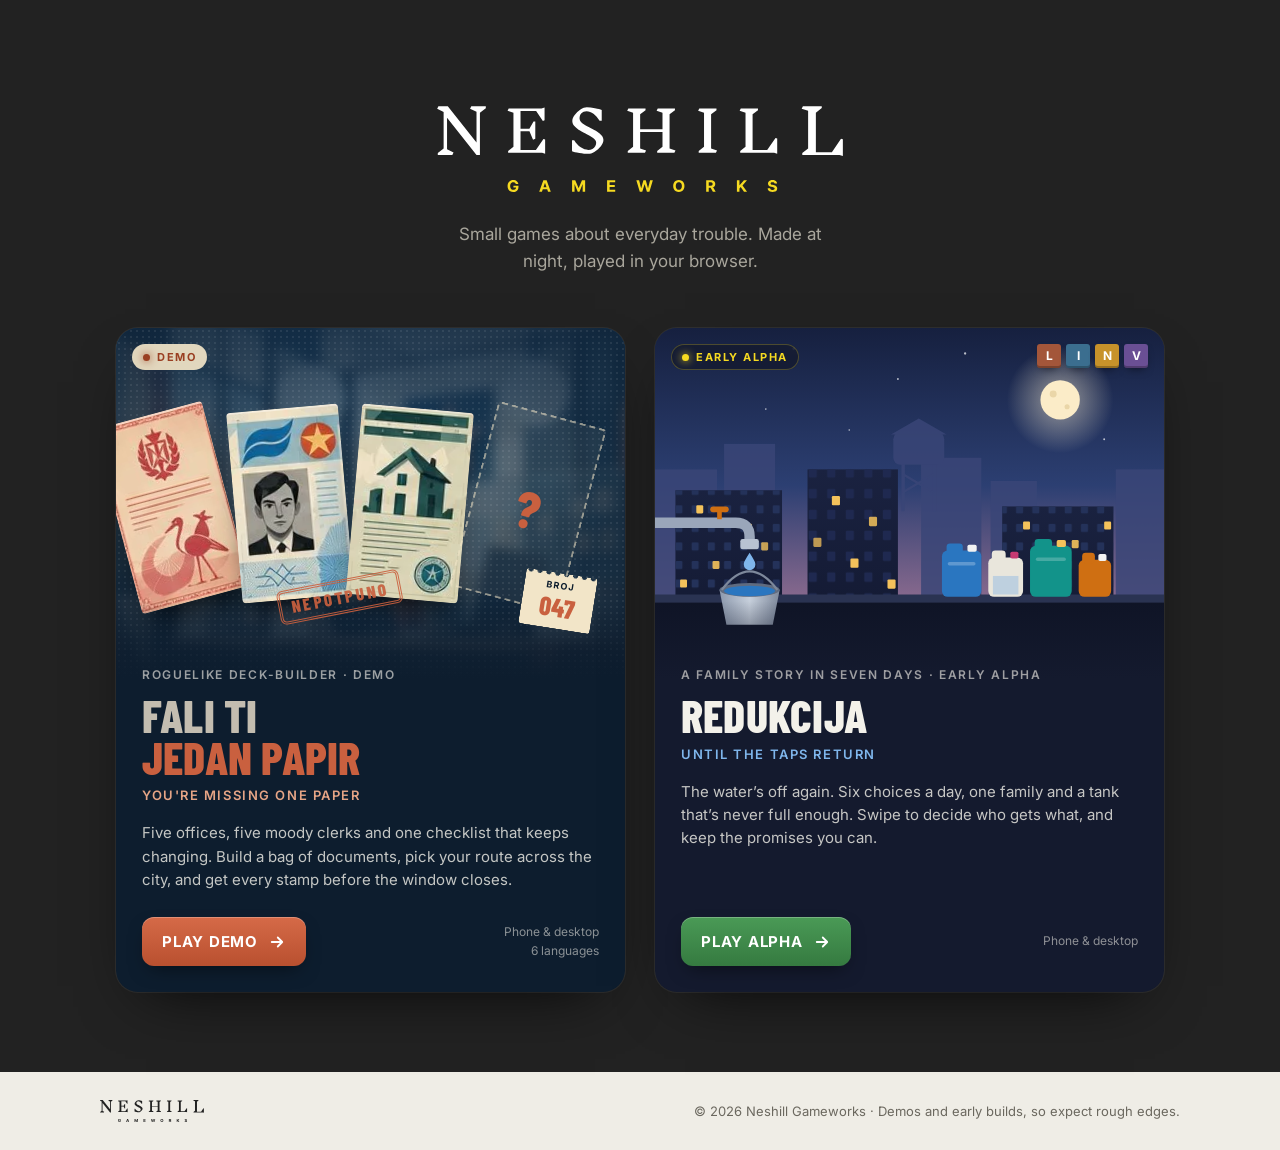
<file: index.html>
<!doctype html>
<html lang="en">
<head>
<meta charset="utf-8">
<meta name="viewport" content="width=device-width,initial-scale=1,viewport-fit=cover">
<meta name="description" content="Neshill Gameworks: small games about everyday trouble. Play Fali Ti Jedan Papir and Redukcija in your browser.">
<meta name="theme-color" content="#222222">
<title>Neshill Gameworks</title>
<link rel="preconnect" href="https://fonts.googleapis.com">
<link rel="preconnect" href="https://fonts.gstatic.com" crossorigin>
<link href="https://fonts.googleapis.com/css2?family=Inter:ital,wght@0,400;0,500;0,600;0,700;1,400&family=Barlow+Condensed:wght@700;800&display=swap" rel="stylesheet">
<style>
:root{
  --bg:#222222; --text:#f3f1ea; --muted:#a9a69c; --yellow:#F6DA21;
  /* Fali Ti Jedan Papir (games/ft1p) */
  --p-navy:#153c62; --p-ink:#0d1d2e; --p-rust:#c9603f; --p-paper:#f2e5c8; --p-grey:#c3bdb0;
  /* Redukcija (games/redukcija) */
  --r-ink:#141a2e; --r-water:#2a76c0; --r-water-2:#9cc0e2; --r-go:#3f8a4a; --r-lamp:#f4c25b;
}
*{box-sizing:border-box}
html,body{margin:0}
body{background:var(--bg);color:var(--text);font:400 16px/1.55 Inter,system-ui,-apple-system,"Segoe UI",sans-serif;-webkit-font-smoothing:antialiased;min-height:100vh;display:flex;flex-direction:column}

/* ---------- Hero ---------- */
.hero{text-align:center;padding:clamp(56px,11vh,120px) 16px clamp(36px,6vh,64px)}
.hero .logo{width:min(420px,78vw);height:auto;display:block;margin:0 auto;opacity:0;animation:rise .9s .1s cubic-bezier(.2,.7,.2,1) forwards}
.hero p{margin:22px auto 0;max-width:34ch;color:var(--muted);font-size:clamp(15px,1.6vw,17px);opacity:0;animation:rise .9s .35s cubic-bezier(.2,.7,.2,1) forwards}
@keyframes rise{from{opacity:0;transform:translateY(10px)}to{opacity:1;transform:none}}

/* ---------- Cards (shared) ---------- */
.games{width:100%;max-width:1080px;margin:0 auto;padding:0 16px 80px;display:grid;grid-template-columns:repeat(auto-fit,minmax(min(100%,400px),1fr));gap:clamp(18px,2.6vw,30px)}
.card{--card:#111;--glow:255,255,255;position:relative;display:flex;flex-direction:column;text-decoration:none;color:var(--text);border-radius:22px;overflow:hidden;isolation:isolate;
  background:var(--card);box-shadow:0 1px 0 rgba(255,255,255,.08) inset,0 0 0 1px rgba(255,255,255,.06),0 24px 60px -30px rgba(0,0,0,.9);
  transition:transform .45s cubic-bezier(.2,.7,.2,1),box-shadow .45s;opacity:0;animation:rise .9s cubic-bezier(.2,.7,.2,1) forwards}
.card:nth-child(1){animation-delay:.5s}.card:nth-child(2){animation-delay:.62s}
.card:hover,.card:focus-visible{transform:translateY(-6px);box-shadow:0 1px 0 rgba(255,255,255,.1) inset,0 0 0 1px rgba(var(--glow),.35),0 34px 70px -28px rgba(var(--glow),.35)}
.card:focus-visible{outline:2px solid var(--yellow);outline-offset:3px}
.art{position:relative;aspect-ratio:16/11;overflow:hidden}
.art::after{content:"";position:absolute;inset:auto 0 0 0;height:22%;background:linear-gradient(to bottom,transparent,var(--card));pointer-events:none}
.body{position:relative;padding:6px 26px 26px;margin-top:-18px;display:flex;flex-direction:column;gap:10px;flex:1;z-index:1}
.eyebrow{font-size:12px;font-weight:600;letter-spacing:.14em;text-transform:uppercase;color:rgba(243,241,234,.62)}
.title{margin:0;font:800 clamp(36px,4.4vw,46px)/.9 "Barlow Condensed",Impact,sans-serif;text-transform:uppercase;letter-spacing:.005em}
.sub{font-weight:600;font-size:13px;letter-spacing:.12em;text-transform:uppercase;margin-top:-2px}
.desc{margin:6px 0 0;color:rgba(243,241,234,.8);font-size:15px}
.cta{margin-top:auto;padding-top:16px;display:flex;align-items:center;justify-content:space-between;gap:12px}
.btn{white-space:nowrap;flex:none;display:inline-flex;align-items:center;gap:10px;font-weight:700;font-size:15px;letter-spacing:.05em;text-transform:uppercase;padding:13px 20px;border-radius:12px;color:#fff;box-shadow:0 1px 0 rgba(255,255,255,.25) inset,0 8px 20px -8px rgba(0,0,0,.6)}
.btn svg{width:18px;height:18px;transition:transform .25s}
.card:hover .btn svg,.card:focus-visible .btn svg{transform:translateX(4px)}
.meta{font-size:12px;color:rgba(243,241,234,.55);text-align:right}
.badge{position:absolute;top:16px;left:16px;z-index:3;font:700 11px/1 Inter,sans-serif;letter-spacing:.14em;text-transform:uppercase;padding:8px 11px 7px;border-radius:999px;display:inline-flex;align-items:center;gap:7px;backdrop-filter:blur(6px);-webkit-backdrop-filter:blur(6px)}
.badge::before{content:"";width:7px;height:7px;border-radius:50%;background:currentColor;box-shadow:0 0 8px currentColor}

/* ---------- Fali Ti Jedan Papir: the counter at the office ---------- */
.papir{--card:var(--p-ink);--glow:201,96,63}
.papir .art{background:var(--p-navy)}
.office{position:absolute;inset:-12px;background:center/cover no-repeat;filter:blur(5px) saturate(.7);opacity:.55;transform:scale(1.05);transition:transform 1.2s cubic-bezier(.2,.7,.2,1)}
.papir:hover .office{transform:scale(1.12)}
.tint{position:absolute;inset:0;background:radial-gradient(90% 80% at 50% 38%,rgba(21,60,98,.35),rgba(13,29,46,.92)),linear-gradient(to bottom,rgba(21,60,98,.5),transparent 40%)}
.dots{position:absolute;inset:0;background-image:radial-gradient(rgba(255,255,255,.08) 1px,transparent 1.2px);background-size:6px 6px}
.fan{position:absolute;left:46%;top:50%;width:0;height:0}
.doc{position:absolute;width:clamp(84px,10.5vw,112px);aspect-ratio:102/174;left:0;top:0;border-radius:4px;background:center/cover no-repeat var(--p-paper);
  box-shadow:0 2px 0 rgba(255,255,255,.4) inset,0 18px 28px -10px rgba(0,0,0,.75);transform-origin:50% 120%;
  transform:translate(-50%,-50%) translateX(var(--x)) rotate(var(--r));transition:transform .55s cubic-bezier(.2,.8,.2,1.15)}
.d1{--x:-128%;--r:-15deg}.d2{--x:-43%;--r:-5deg}.d3{--x:43%;--r:5deg}
.d4{--x:128%;--r:15deg;background:rgba(242,229,200,.06);border:2px dashed rgba(242,229,200,.55);box-shadow:none;display:grid;place-items:center;color:var(--p-rust);font:800 52px/1 "Barlow Condensed",sans-serif}
.papir:hover .d1,.papir:focus-visible .d1{--x:-134%;--r:-18deg}
.papir:hover .d2,.papir:focus-visible .d2{--x:-48%;--r:-7deg}
.papir:hover .d3,.papir:focus-visible .d3{--x:48%;--r:7deg}
.papir:hover .d4,.papir:focus-visible .d4{--x:140%;--r:19deg;animation:wiggle .6s .3s}
@keyframes wiggle{25%{transform:translate(-50%,-50%) translateX(var(--x)) rotate(25deg)}75%{transform:translate(-50%,-50%) translateX(var(--x)) rotate(14deg)}}
.stamp{position:absolute;left:39%;top:77%;z-index:2;font:800 17px/1 "Barlow Condensed",sans-serif;letter-spacing:.16em;color:var(--p-rust);border:3px double currentColor;border-radius:6px;padding:6px 10px 5px;
  transform:translate(-30%,-50%) rotate(-11deg);mix-blend-mode:multiply;opacity:.92;background:rgba(242,229,200,.0)}
.papir .stamp{mix-blend-mode:normal;text-shadow:0 0 1px rgba(0,0,0,.2)}
.papir:hover .stamp,.papir:focus-visible .stamp{animation:thump .5s cubic-bezier(.3,1.6,.5,1)}
@keyframes thump{0%{transform:translate(-30%,-50%) rotate(-11deg) scale(1.7);opacity:0}100%{transform:translate(-30%,-50%) rotate(-11deg) scale(1);opacity:.92}}
.ticket{position:absolute;right:6%;bottom:14%;z-index:2;width:clamp(58px,7vw,72px);padding:8px 6px 9px;background:var(--p-paper);color:var(--p-ink);text-align:center;border-radius:3px;transform:rotate(9deg);
  box-shadow:0 10px 18px -8px rgba(0,0,0,.7);font:700 9px/1 Inter,sans-serif;letter-spacing:.14em;
  -webkit-mask:radial-gradient(circle 3px at 50% 0,transparent 98%,#000) 0 0/9px 100% repeat-x;mask:radial-gradient(circle 3px at 50% 0,transparent 98%,#000) 0 0/9px 100% repeat-x;transition:transform .5s cubic-bezier(.2,.8,.2,1.3)}
.ticket b{display:block;font:800 26px/1 "Barlow Condensed",sans-serif;letter-spacing:.02em;margin-top:4px;color:var(--p-rust)}
.papir:hover .ticket{transform:rotate(3deg) translateY(-4px)}
.papir .badge{background:rgba(242,229,200,.92);color:#9a3f22}
.papir .title .a{color:var(--p-grey);display:block}.papir .title .b{color:var(--p-rust);display:block}
.papir .sub{color:#e6a586}
.papir .btn{background:linear-gradient(180deg,#d56a48,#b9502f)}

/* ---------- Redukcija: dusk over the blocks, the water is off ---------- */
.redukcija{--card:var(--r-ink);--glow:244,194,91}
.redukcija .art{background:#1d2a4d}
.scene{position:absolute;inset:0;width:100%;height:100%;display:block}
.lit{animation:flicker 7s steps(1) infinite}
.lit.b{animation-delay:-2.3s}.lit.c{animation-delay:-4.6s}.lit.d{animation-delay:-1.1s;animation-duration:9s}
@keyframes flicker{0%,100%{opacity:1}38%{opacity:.15}52%{opacity:1}}
.moon{transform-box:fill-box;transform-origin:center;animation:breathe 6s ease-in-out infinite}
@keyframes breathe{50%{opacity:.75}}
.drop{transform-box:fill-box;transform-origin:center top;animation:drip 2.6s cubic-bezier(.55,0,1,.6) infinite}
@keyframes drip{0%{transform:translateY(0) scale(.2);opacity:0}18%{transform:translateY(0) scale(1);opacity:1}58%{transform:translateY(0) scale(1)}92%{transform:translateY(54px) scale(.9,1.1);opacity:1}100%{transform:translateY(58px);opacity:0}}
.ripple{transform-box:fill-box;transform-origin:center;animation:ripple 2.6s ease-out infinite;opacity:0}
.ripple.two{animation-delay:.25s}
@keyframes ripple{0%,90%{transform:scale(.2);opacity:0}92%{opacity:.9}100%{transform:scale(1.3);opacity:0}}
.redukcija:hover .drop,.redukcija:hover .ripple{animation-duration:1.3s}
.cans{transition:transform .5s cubic-bezier(.2,.8,.2,1.3)}
.redukcija:hover .cans{transform:translateY(-3px)}
.fam{position:absolute;right:16px;top:16px;z-index:3;display:flex;gap:5px}
.fam span{width:24px;height:24px;display:grid;place-items:center;color:#fff;font:700 12px/1 Inter,sans-serif;border-radius:3px;box-shadow:inset 0 -2px 0 rgba(0,0,0,.25),0 4px 10px -4px rgba(0,0,0,.6);transition:transform .35s cubic-bezier(.2,.8,.2,1.5)}
.redukcija:hover .fam span{transform:translateY(-3px)}
.redukcija:hover .fam span:nth-child(2){transition-delay:.05s}.redukcija:hover .fam span:nth-child(3){transition-delay:.1s}.redukcija:hover .fam span:nth-child(4){transition-delay:.15s}
.redukcija .badge{background:rgba(20,26,46,.75);color:var(--yellow);box-shadow:0 0 0 1px rgba(246,218,33,.25) inset}
.redukcija .title{color:var(--text)}
.redukcija .sub{color:#7fb6ec}
.redukcija .btn{background:linear-gradient(180deg,#4a9a56,#357a40)}

/* ---------- Footer ---------- */
footer{margin-top:auto;background:#efede6;color:#222;padding:28px 16px calc(28px + env(safe-area-inset-bottom))}
footer .in{max-width:1080px;margin:0 auto;display:flex;flex-wrap:wrap;align-items:center;justify-content:space-between;gap:12px 24px}
footer svg{height:22px;width:auto;display:block}
footer p{margin:0;font-size:13px;color:#6b685f}

@media (max-width:520px){.doc{width:21vw}.body{padding:4px 20px 22px}}
@media (prefers-reduced-motion:reduce){*,*::before,*::after{animation:none!important;transition:none!important}.hero .logo,.hero p,.card{opacity:1}}
</style>
</head>
<body>

<header class="hero">
  <svg class="logo" viewBox="252 196 352 84" role="img" aria-labelledby="lt" fill="none" xmlns="http://www.w3.org/2000/svg"><title id="lt">Neshill Gameworks</title>
<path d="M595.22 242.872H564.02V241.26L568.908 237.412V205.9L563.5 204.08L564.54 202H580.348V203.612L575.408 207.46V240.532H588.824L596.468 229.248L598.028 229.768V243.808L595.22 242.872Z" fill="white"/>
<path d="M293.828 207.512V242.924H290.968L266.268 211.672V238.088L271.728 240.844L270.688 242.924H258.52V241.312L263.408 237.464V206.992L258 204.08L259.04 202H266.892L290.968 232.472V206.784L285.56 204.08L286.6 202H298.768V203.664L293.828 207.512Z" fill="white"/>
<path d="M540.44 240.97H511.99V239.508L516.447 236.018V207.44L511.516 205.79L512.464 203.903H526.879V205.365L522.374 208.855V238.848H534.607L541.578 228.614L543 229.086V241.819L540.44 240.97Z" fill="white"/>
<path d="M491.621 240.97H477.206V239.508L481.663 236.018V207.44L476.732 205.79L477.68 203.903H492.095V205.365L487.59 208.855V237.386L492.569 239.083L491.621 240.97Z" fill="white"/>
<path d="M456.813 240.97H442.398V239.508L446.855 236.018V223.568H428.126V237.386L433.105 239.083L432.156 240.97H417.742V239.508L422.199 236.018V207.44L417.268 205.79L418.216 203.903H432.63V205.365L428.126 208.855V221.446H446.855V207.44L441.924 205.79L442.872 203.903H457.287V205.365L452.782 208.855V237.386L457.761 239.083L456.813 240.97Z" fill="white"/>
<path d="M391.275 232.623C391.275 231.648 390.88 230.736 390.089 229.887C389.299 229.039 388.303 228.268 387.102 227.577C385.932 226.854 384.336 225.973 382.313 224.936C379.911 223.678 377.982 222.609 376.528 221.729C375.074 220.817 373.826 219.748 372.782 218.522C371.771 217.296 371.265 215.944 371.265 214.467C371.265 212.895 371.929 211.213 373.257 209.421C374.584 207.597 376.196 206.072 378.093 204.846C380.021 203.589 381.791 202.96 383.404 202.96C385.363 202.96 387.639 203.196 390.231 203.667C392.824 204.139 394.72 204.642 395.921 205.176V214.325H394.12C392.571 211.779 390.864 209.798 388.999 208.383C387.165 206.968 385.237 206.261 383.214 206.261C381.412 206.261 379.974 206.827 378.899 207.959C377.856 209.059 377.334 210.505 377.334 212.297C377.334 213.335 377.73 214.309 378.52 215.221C379.342 216.101 380.337 216.887 381.507 217.579C382.708 218.271 384.368 219.167 386.486 220.267C388.825 221.43 390.721 222.468 392.176 223.38C393.63 224.26 394.847 225.297 395.827 226.492C396.838 227.655 397.344 228.976 397.344 230.453C397.344 232.025 396.633 233.723 395.21 235.546C393.788 237.338 392.049 238.863 389.994 240.121C387.971 241.347 386.122 241.96 384.447 241.96C382.392 241.96 379.942 241.724 377.097 241.253C374.284 240.781 372.261 240.278 371.028 239.744V230.595H372.83C374.442 233.141 376.275 235.122 378.33 236.537C380.385 237.952 382.503 238.659 384.684 238.659C385.98 238.659 387.134 238.376 388.145 237.81C389.157 237.244 389.931 236.505 390.469 235.594C391.006 234.65 391.275 233.66 391.275 232.623Z" fill="white"/>
<path d="M345.924 240.97H317.474V239.508L321.931 236.018V207.44L317 205.79L317.948 203.903H345.449L348.01 203.054V213.901L346.587 214.372L340.945 206.025H327.858V220.975H335.303L338.764 214.938H340.234V229.274L338.337 230.218L335.35 223.097H327.858V238.848H340.755L347.062 229.557L348.484 230.029V241.819L345.924 240.97Z" fill="white"/>
<path d="M540.818 266.891C540.779 266.508 540.61 266.21 540.311 265.998C540.012 265.786 539.607 265.68 539.094 265.68C538.746 265.68 538.453 265.727 538.213 265.822C537.973 265.914 537.789 266.042 537.661 266.207C537.537 266.372 537.474 266.559 537.474 266.768C537.468 266.942 537.505 267.094 537.587 267.224C537.673 267.354 537.789 267.466 537.937 267.561C538.085 267.653 538.256 267.734 538.449 267.803C538.643 267.87 538.85 267.927 539.07 267.974L539.976 268.183C540.416 268.278 540.82 268.405 541.188 268.563C541.555 268.722 541.874 268.916 542.143 269.148C542.412 269.379 542.621 269.651 542.769 269.965C542.92 270.278 542.997 270.638 543 271.043C542.997 271.639 542.839 272.155 542.527 272.592C542.219 273.026 541.772 273.363 541.188 273.604C540.606 273.841 539.905 273.96 539.085 273.96C538.27 273.96 537.561 273.84 536.957 273.599C536.356 273.358 535.887 273.002 535.548 272.53C535.214 272.055 535.038 271.468 535.021 270.768H537.085C537.108 271.094 537.205 271.366 537.376 271.585C537.55 271.8 537.781 271.963 538.07 272.074C538.362 272.182 538.692 272.236 539.06 272.236C539.421 272.236 539.735 272.185 540.001 272.084C540.27 271.982 540.478 271.841 540.626 271.661C540.774 271.48 540.848 271.273 540.848 271.038C540.848 270.82 540.78 270.636 540.646 270.487C540.515 270.338 540.321 270.212 540.065 270.107C539.812 270.003 539.502 269.908 539.134 269.822L538.036 269.556C537.185 269.357 536.514 269.045 536.021 268.62C535.529 268.196 535.284 267.624 535.287 266.905C535.284 266.316 535.447 265.802 535.775 265.361C536.107 264.921 536.561 264.578 537.139 264.331C537.717 264.084 538.374 263.96 539.109 263.96C539.858 263.96 540.511 264.084 541.069 264.331C541.631 264.578 542.068 264.921 542.379 265.361C542.691 265.802 542.852 266.312 542.862 266.891H540.818Z" fill="#F6DA21"/>
<path d="M509.223 273.822V264.093H511.356V268.383H511.489L515.118 264.093H517.675L513.932 268.449L517.719 273.822H515.168L512.405 269.822L511.356 271.057V273.822H509.223Z" fill="#F6DA21"/>
<path d="M483.479 273.822V264.093H487.459C488.22 264.093 488.87 264.224 489.409 264.487C489.951 264.747 490.363 265.116 490.645 265.594C490.931 266.069 491.074 266.628 491.074 267.271C491.074 267.917 490.929 268.473 490.64 268.939C490.351 269.401 489.933 269.756 489.384 270.003C488.839 270.25 488.179 270.373 487.404 270.373H484.74V268.72H487.06C487.467 268.72 487.805 268.666 488.074 268.559C488.343 268.451 488.544 268.289 488.675 268.074C488.81 267.859 488.877 267.591 488.877 267.271C488.877 266.948 488.81 266.676 488.675 266.454C488.544 266.232 488.342 266.065 488.069 265.951C487.8 265.833 487.46 265.775 487.05 265.775H485.612V273.822H483.479ZM488.926 269.395L491.433 273.822H489.079L486.626 269.395H488.926Z" fill="#F6DA21"/>
<path d="M465.257 268.958C465.257 270.019 465.048 270.921 464.631 271.665C464.218 272.41 463.653 272.978 462.937 273.371C462.225 273.76 461.423 273.955 460.534 273.955C459.637 273.955 458.833 273.759 458.12 273.366C457.408 272.973 456.845 272.405 456.431 271.661C456.017 270.916 455.811 270.015 455.811 268.958C455.811 267.897 456.017 266.994 456.431 266.25C456.845 265.506 457.408 264.939 458.12 264.549C458.833 264.156 459.637 263.96 460.534 263.96C461.423 263.96 462.225 264.156 462.937 264.549C463.653 264.939 464.218 265.506 464.631 266.25C465.048 266.994 465.257 267.897 465.257 268.958ZM463.095 268.958C463.095 268.27 462.988 267.691 462.775 267.219C462.564 266.747 462.267 266.389 461.883 266.145C461.499 265.901 461.049 265.779 460.534 265.779C460.018 265.779 459.568 265.901 459.184 266.145C458.8 266.389 458.501 266.747 458.288 267.219C458.078 267.691 457.973 268.27 457.973 268.958C457.973 269.645 458.078 270.224 458.288 270.696C458.501 271.168 458.8 271.526 459.184 271.77C459.568 272.014 460.018 272.136 460.534 272.136C461.049 272.136 461.499 272.014 461.883 271.77C462.267 271.526 462.564 271.168 462.775 270.696C462.988 270.224 463.095 269.645 463.095 268.958Z" fill="#F6DA21"/>
<path d="M427.815 273.822L424.928 264.093H427.258L428.928 270.853H429.011L430.853 264.093H432.848L434.685 270.867H434.774L436.443 264.093H438.773L435.887 273.822H433.808L431.888 267.461H431.809L429.893 273.822H427.815Z" fill="#F6DA21"/>
<path d="M400.409 273.822V264.093H407.206V265.789H402.542V268.107H406.856V269.803H402.542V272.126H407.226V273.822H400.409Z" fill="#F6DA21"/>
<path d="M371.076 264.093H373.706L376.484 270.63H376.602L379.38 264.093H382.01V273.822H379.941V267.49H379.858L377.247 273.775H375.839L373.229 267.466H373.145V273.822H371.076V264.093Z" fill="#F6DA21"/>
<path d="M345.798 273.822H343.512L346.994 264.093H349.743L353.22 273.822H350.934L348.408 266.316H348.329L345.798 273.822ZM345.655 269.998H351.053V271.604H345.655V269.998Z" fill="#F6DA21"/>
<path d="M323.865 267.238C323.797 267.007 323.7 266.802 323.575 266.625C323.45 266.445 323.297 266.293 323.117 266.169C322.94 266.042 322.736 265.946 322.506 265.879C322.28 265.813 322.028 265.779 321.753 265.779C321.237 265.779 320.784 265.903 320.393 266.15C320.006 266.397 319.704 266.757 319.487 267.228C319.27 267.697 319.162 268.27 319.162 268.948C319.162 269.626 319.269 270.202 319.482 270.677C319.696 271.152 319.998 271.515 320.388 271.765C320.779 272.012 321.24 272.136 321.772 272.136C322.255 272.136 322.667 272.053 323.009 271.889C323.353 271.721 323.616 271.485 323.797 271.181C323.98 270.877 324.072 270.517 324.072 270.103L324.506 270.164H321.905V268.616H326.126V269.841C326.126 270.696 325.939 271.431 325.565 272.046C325.19 272.657 324.675 273.129 324.018 273.461C323.361 273.791 322.61 273.955 321.762 273.955C320.817 273.955 319.986 273.754 319.27 273.352C318.555 272.947 317.996 272.372 317.596 271.627C317.199 270.88 317 269.993 317 268.967C317 268.179 317.118 267.475 317.355 266.858C317.594 266.237 317.929 265.711 318.359 265.281C318.789 264.85 319.29 264.522 319.861 264.297C320.433 264.072 321.052 263.96 321.718 263.96C322.289 263.96 322.821 264.041 323.314 264.202C323.806 264.361 324.243 264.586 324.624 264.877C325.008 265.168 325.322 265.515 325.565 265.917C325.808 266.316 325.964 266.757 326.032 267.238H323.865Z" fill="#F6DA21"/>
</svg>

  <p>Small games about everyday trouble. Made at night, played in your browser.</p>
</header>

<main class="games">

  <a class="card papir" href="games/ft1p/">
    <div class="art">
      <span class="badge">Demo</span>
      <div class="office" aria-hidden="true" style="background-image:url([data-uri])"></div>
      <div class="tint" aria-hidden="true"></div>
      <div class="dots" aria-hidden="true"></div>
      <div class="fan" aria-hidden="true">
        <div class="doc d1" style="background-image:url([data-uri])"></div>
        <div class="doc d2" style="background-image:url([data-uri])"></div>
        <div class="doc d3" style="background-image:url([data-uri])"></div>
        <div class="doc d4">?</div>
      </div>
      <span class="stamp" aria-hidden="true">NEPOTPUNO</span>
      <div class="ticket" aria-hidden="true">BROJ<b>047</b></div>
    </div>
    <div class="body">
      <div class="eyebrow">Roguelike deck-builder · Demo</div>
      <h2 class="title"><span class="a">Fali ti</span><span class="b">jedan papir</span></h2>
      <div class="sub">You're missing one paper</div>
      <p class="desc">Five offices, five moody clerks and one checklist that keeps changing. Build a bag of documents, pick your route across the city, and get every stamp before the window closes.</p>
      <div class="cta">
        <span class="btn">Play demo <svg viewBox="0 0 24 24" fill="none" stroke="currentColor" stroke-width="2.4" stroke-linecap="round" stroke-linejoin="round"><path d="M5 12h14M13 6l6 6-6 6"/></svg></span>
        <span class="meta">Phone &amp; desktop<br>6 languages</span>
      </div>
    </div>
  </a>

  <a class="card redukcija" href="games/redukcija/">
    <div class="art">
      <span class="badge">Early alpha</span>
      <div class="fam" aria-hidden="true">
        <span style="background:#a3563a">L</span><span style="background:#3b6e8f">I</span><span style="background:#c7922a">N</span><span style="background:#6a4f94">V</span>
      </div>
      <svg class="scene" viewBox="0 0 440 302" preserveAspectRatio="xMidYMid slice" aria-hidden="true">
        <defs>
          <linearGradient id="sky" x1="0" y1="0" x2="0" y2="1">
            <stop offset="0" stop-color="#16203f"/><stop offset=".45" stop-color="#2c3f72"/><stop offset=".78" stop-color="#8a6a8e"/><stop offset="1" stop-color="#e9a26a"/>
          </linearGradient>
          <radialGradient id="glow" cx=".5" cy=".5" r=".5"><stop offset="0" stop-color="#fff3d6" stop-opacity=".55"/><stop offset="1" stop-color="#fff3d6" stop-opacity="0"/></radialGradient>
          <linearGradient id="near" x1="0" y1="0" x2="0" y2="1"><stop offset="0" stop-color="#1a2240"/><stop offset="1" stop-color="#121830"/></linearGradient>
          <linearGradient id="pail" x1="0" y1="0" x2="1" y2="0"><stop offset="0" stop-color="#8d99ad"/><stop offset=".5" stop-color="#c6cfdb"/><stop offset="1" stop-color="#7d889b"/></linearGradient>
          <pattern id="win" width="14" height="16" patternUnits="userSpaceOnUse"><rect x="4" y="5" width="6" height="7" rx="1" fill="#24325a"/></pattern>
          <pattern id="win2" width="16" height="18" patternUnits="userSpaceOnUse"><rect x="5" y="5" width="7" height="8" rx="1" fill="#1f2950"/></pattern>
        </defs>
        <rect width="440" height="302" fill="url(#sky)"/>
        <!-- stars -->
        <g fill="#fff" opacity=".7"><circle cx="40" cy="30" r=".9"/><circle cx="120" cy="18" r="1.1"/><circle cx="210" cy="44" r=".8"/><circle cx="268" cy="22" r="1"/><circle cx="96" cy="70" r=".7"/><circle cx="388" cy="96" r=".8"/><circle cx="168" cy="88" r=".7"/></g>
        <!-- the moon (Niko wants to wash it) -->
        <circle class="moon" cx="350" cy="62" r="46" fill="url(#glow)"/>
        <circle cx="350" cy="62" r="17" fill="#fbecc8"/><circle cx="344" cy="57" r="3" fill="#ead6a8"/><circle cx="356" cy="68" r="2.2" fill="#ead6a8"/>
        <g transform="translate(0 -28)">
        <!-- far blocks + water tower -->
        <g fill="#3a4677" opacity=".85">
          <rect x="-4" y="150" width="58" height="160"/><rect x="60" y="128" width="44" height="180"/><rect x="230" y="140" width="52" height="170"/><rect x="290" y="160" width="40" height="150"/><rect x="398" y="150" width="50" height="160"/>
          <g transform="translate(-128 14)"><rect x="341" y="128" width="3" height="44"/><rect x="368" y="128" width="3" height="44"/><path d="M342 140l27 16M369 140l-27 16" stroke="#3a4677" stroke-width="2"/><rect x="334" y="104" width="44" height="28" rx="6"/><path d="M332 106l24-14 24 14z"/></g>
        </g>
        <!-- near blocks with windows -->
        <g>
          <rect x="18" y="168" width="92" height="140" fill="url(#near)"/><rect x="18" y="168" width="92" height="140" fill="url(#win)"/>
          <rect x="132" y="150" width="78" height="160" fill="url(#near)"/><rect x="132" y="150" width="78" height="160" fill="url(#win2)"/>
          <rect x="300" y="182" width="96" height="130" fill="url(#near)"/><rect x="300" y="182" width="96" height="130" fill="url(#win)"/>
          <g fill="var(--r-lamp)">
            <rect class="lit" x="36" y="181" width="6" height="7" rx="1"/><rect class="lit b" x="78" y="197" width="6" height="7" rx="1"/><rect x="50" y="229" width="6" height="7" rx="1" opacity=".9"/>
            <rect class="lit c" x="153" y="173" width="7" height="8" rx="1"/><rect x="185" y="191" width="7" height="8" rx="1" opacity=".85"/><rect class="lit d" x="169" y="227" width="7" height="8" rx="1"/>
            <rect class="lit b" x="318" y="195" width="6" height="7" rx="1"/><rect x="360" y="211" width="6" height="7" rx="1" opacity=".9"/><rect class="lit" x="374" y="243" width="6" height="7" rx="1"/><rect x="92" y="213" width="6" height="7" rx="1" opacity=".8"/><rect class="lit c" x="22" y="245" width="6" height="7" rx="1"/><rect x="137" y="209" width="7" height="8" rx="1" opacity=".75"/><rect class="lit d" x="201" y="245" width="7" height="8" rx="1"/><rect x="304" y="227" width="6" height="7" rx="1" opacity=".85"/><rect class="lit c" x="388" y="195" width="6" height="7" rx="1"/>
          </g>
        </g>
        <!-- balcony ledge -->
        <rect x="0" y="262" width="440" height="90" fill="#0f1426"/>
        <rect x="0" y="258" width="440" height="7" fill="#2a3352"/>
        <!-- canisters lined up, waiting -->
        <g class="cans">
          <g transform="translate(248 214)"><rect x="0" y="6" width="34" height="40" rx="5" fill="#2a76c0"/><rect x="4" y="0" width="14" height="10" rx="3" fill="#2a76c0"/><rect x="22" y="1" width="8" height="6" rx="1.5" fill="#f2f2f2"/><rect x="5" y="16" width="24" height="3" rx="1.5" fill="#fff" opacity=".25"/></g>
          <g transform="translate(288 220)"><rect x="0" y="6" width="30" height="34" rx="5" fill="#e9e6dc"/><rect x="3" y="0" width="12" height="9" rx="3" fill="#e9e6dc"/><rect x="19" y="1" width="7" height="6" rx="1.5" fill="#c63a72"/><rect x="4" y="22" width="22" height="16" fill="#9cc0e2" opacity=".55"/></g>
          <g transform="translate(324 210)"><rect x="0" y="6" width="36" height="44" rx="5" fill="#12938a"/><rect x="4" y="0" width="15" height="10" rx="3" fill="#12938a"/><rect x="23" y="1" width="8" height="6" rx="1.5" fill="#f4c25b"/><rect x="5" y="16" width="26" height="3" rx="1.5" fill="#fff" opacity=".22"/></g>
          <g transform="translate(366 222)"><rect x="0" y="6" width="28" height="32" rx="5" fill="#cf6f12"/><rect x="3" y="0" width="11" height="9" rx="3" fill="#cf6f12"/><rect x="17" y="1" width="7" height="6" rx="1.5" fill="#f2f2f2"/></g>
        </g>
        <!-- tap and bucket -->
        <g>
          <path d="M-6 196H70q12 0 12 12v4" fill="none" stroke="#9aa6ba" stroke-width="9" stroke-linecap="round"/>
          <rect x="74" y="210" width="16" height="9" rx="2" fill="#b8c2d2"/>
          <rect x="48" y="182" width="16" height="5" rx="2.5" fill="#cf6f12"/><rect x="54" y="185" width="4" height="8" fill="#cf6f12"/>
          <path class="drop" d="M82 222c3 5 5 7.5 5 10a5 5 0 0 1-10 0c0-2.5 2-5 5-10z" fill="#7fb6ec"/>
          <path d="M56 254l6 30h40l6-30z" fill="url(#pail)"/>
          <ellipse cx="82" cy="254" rx="26" ry="6" fill="#5f6b80"/>
          <ellipse cx="82" cy="255" rx="22" ry="4.5" fill="#2a76c0"/>
          <ellipse class="ripple" cx="82" cy="255" rx="16" ry="3" fill="none" stroke="#cfe3f7" stroke-width="1.2"/>
          <ellipse class="ripple two" cx="82" cy="255" rx="10" ry="2" fill="none" stroke="#cfe3f7" stroke-width="1"/>
          <path d="M58 254q24-32 48 0" fill="none" stroke="#7d889b" stroke-width="2"/>
        </g>
        </g>
      </svg>
    </div>
    <div class="body">
      <div class="eyebrow">A family story in seven days · Early alpha</div>
      <h2 class="title">Redukcija</h2>
      <div class="sub">Until the taps return</div>
      <p class="desc">The water’s off again. Six choices a day, one family and a tank that’s never full enough. Swipe to decide who gets what, and keep the promises you can.</p>
      <div class="cta">
        <span class="btn">Play alpha <svg viewBox="0 0 24 24" fill="none" stroke="currentColor" stroke-width="2.4" stroke-linecap="round" stroke-linejoin="round"><path d="M5 12h14M13 6l6 6-6 6"/></svg></span>
        <span class="meta">Phone &amp; desktop</span>
      </div>
    </div>
  </a>

</main>

<footer>
  <div class="in">
    <svg viewBox="0 0 341 72" fill="none" xmlns="http://www.w3.org/2000/svg" role="img" aria-label="Neshill Gameworks">
<path d="M337.22 40.872H306.02V39.26L310.908 35.412V3.9L305.5 2.08L306.54 0H322.348V1.612L317.408 5.46V38.532H330.824L338.468 27.248L340.028 27.768V41.808L337.22 40.872Z" fill="currentColor"/>
<path d="M35.828 5.512V40.924H32.968L8.268 9.672V36.088L13.728 38.844L12.688 40.924H0.52V39.312L5.408 35.464V4.992L0 2.08L1.04 0H8.892L32.968 30.472V4.784L27.56 2.08L28.6 0H40.768V1.664L35.828 5.512Z" fill="currentColor"/>
<path d="M282.44 38.9697H253.99V37.5078L258.447 34.0181V5.44006L253.516 3.78952L254.464 1.90318H268.879V3.36509L264.374 6.85481V36.8476H276.607L283.578 26.6142L285 27.0858V39.8185L282.44 38.9697Z" fill="currentColor"/>
<path d="M233.621 38.9697H219.206V37.5078L223.663 34.0181V5.44006L218.732 3.78952L219.68 1.90318H234.095V3.36509L229.59 6.85481V35.3856L234.569 37.0833L233.621 38.9697Z" fill="currentColor"/>
<path d="M198.813 38.9697H184.398V37.5078L188.855 34.0181V21.5682H170.126V35.3856L175.105 37.0833L174.156 38.9697H159.742V37.5078L164.199 34.0181V5.44006L159.268 3.78952L160.216 1.90318H174.63V3.36509L170.126 6.85481V19.4461H188.855V5.44006L183.924 3.78952L184.872 1.90318H199.287V3.36509L194.782 6.85481V35.3856L199.761 37.0833L198.813 38.9697Z" fill="currentColor"/>
<path d="M133.275 30.6227C133.275 29.648 132.88 28.7363 132.089 27.8875C131.299 27.0386 130.303 26.2684 129.102 25.5767C127.932 24.8536 126.336 23.9733 124.313 22.9358C121.911 21.6783 119.982 20.6094 118.528 19.7291C117.074 18.8173 115.826 17.7484 114.782 16.5223C113.771 15.2962 113.265 13.9443 113.265 12.4667C113.265 10.8947 113.929 9.21274 115.257 7.42072C116.584 5.59726 118.196 4.07248 120.093 2.84636C122.021 1.5888 123.791 0.960022 125.404 0.960022C127.363 0.960022 129.639 1.19581 132.231 1.6674C134.824 2.13898 136.72 2.64201 137.921 3.17647V12.3252H136.12C134.571 9.77864 132.864 7.79799 130.999 6.38324C129.165 4.96848 127.237 4.26111 125.214 4.26111C123.412 4.26111 121.974 4.82701 120.899 5.95881C119.856 7.05918 119.334 8.50537 119.334 10.2974C119.334 11.3349 119.73 12.3095 120.52 13.2212C121.342 14.1015 122.337 14.8875 123.507 15.5791C124.708 16.2708 126.368 17.1668 128.486 18.2672C130.825 19.4304 132.721 20.4679 134.176 21.3796C135.63 22.2599 136.847 23.2974 137.827 24.4921C138.838 25.6553 139.344 26.9757 139.344 28.4534C139.344 30.0253 138.633 31.723 137.21 33.5465C135.788 35.3385 134.049 36.8633 131.994 38.1208C129.971 39.347 128.122 39.96 126.447 39.96C124.392 39.96 121.942 39.7242 119.097 39.2526C116.284 38.7811 114.261 38.278 113.028 37.7436V28.5948H114.83C116.442 31.1414 118.275 33.1221 120.33 34.5368C122.385 35.9516 124.503 36.6589 126.684 36.6589C127.98 36.6589 129.134 36.376 130.145 35.8101C131.157 35.2442 131.931 34.5054 132.469 33.5936C133.006 32.6505 133.275 31.6601 133.275 30.6227Z" fill="currentColor"/>
<path d="M87.9236 38.9697H59.4742V37.5078L63.9312 34.0181V5.44008L59 3.78953L59.9483 1.90319H87.4495L90.0099 1.05434V11.9008L88.5875 12.3724L82.945 4.02532H69.8582V18.9745H77.3025L80.7639 12.9383H82.2337V27.2744L80.3371 28.2176L77.3499 21.0967H69.8582V36.8476H82.7553L89.0616 27.5574L90.4841 28.0289V39.8185L87.9236 38.9697Z" fill="currentColor"/>
<path d="M282.818 64.8911C282.779 64.5079 282.61 64.2102 282.311 63.998C282.012 63.7858 281.607 63.6797 281.094 63.6797C280.746 63.6797 280.453 63.7272 280.213 63.8223C279.973 63.9141 279.789 64.0424 279.661 64.2071C279.537 64.3717 279.474 64.5586 279.474 64.7676C279.468 64.9418 279.505 65.0938 279.587 65.2237C279.673 65.3535 279.789 65.466 279.937 65.561C280.085 65.6528 280.256 65.7336 280.449 65.8033C280.643 65.8698 280.85 65.9268 281.07 65.9743L281.976 66.1833C282.416 66.2783 282.82 66.405 283.188 66.5633C283.555 66.7217 283.874 66.9165 284.143 67.1477C284.412 67.3789 284.621 67.6512 284.769 67.9648C284.92 68.2783 284.997 68.6378 285 69.0432C284.997 69.6386 284.839 70.1548 284.527 70.5919C284.219 71.0257 283.772 71.363 283.188 71.6037C282.606 71.8413 281.905 71.96 281.085 71.96C280.27 71.96 279.561 71.8397 278.957 71.599C278.356 71.3583 277.887 71.002 277.548 70.5301C277.214 70.055 277.038 69.4675 277.021 68.7676H279.085C279.108 69.0938 279.205 69.3662 279.376 69.5847C279.55 69.8001 279.781 69.9632 280.07 70.074C280.362 70.1817 280.692 70.2356 281.06 70.2356C281.421 70.2356 281.735 70.1849 282.001 70.0835C282.27 69.9822 282.478 69.8413 282.626 69.6607C282.774 69.4802 282.848 69.2728 282.848 69.0384C282.848 68.8199 282.78 68.6362 282.646 68.4873C282.515 68.3385 282.321 68.2118 282.065 68.1073C281.812 68.0028 281.502 67.9078 281.134 67.8223L280.036 67.5562C279.185 67.3567 278.514 67.0447 278.021 66.6204C277.529 66.196 277.284 65.6243 277.287 64.9054C277.284 64.3163 277.447 63.8017 277.775 63.3614C278.107 62.9212 278.561 62.5776 279.139 62.3306C279.717 62.0835 280.374 61.96 281.109 61.96C281.858 61.96 282.511 62.0835 283.069 62.3306C283.631 62.5776 284.068 62.9212 284.379 63.3614C284.691 63.8017 284.852 64.3116 284.862 64.8911H282.818Z" fill="currentColor"/>
<path d="M251.223 71.8223V62.093H253.356V66.3828H253.489L257.118 62.093H259.675L255.932 66.4493L259.719 71.8223H257.168L254.405 67.8223L253.356 69.0574V71.8223H251.223Z" fill="currentColor"/>
<path d="M225.479 71.8223V62.093H229.459C230.22 62.093 230.87 62.2245 231.409 62.4873C231.951 62.747 232.363 63.116 232.645 63.5942C232.931 64.0693 233.074 64.6283 233.074 65.2712C233.074 65.9173 232.929 66.4731 232.64 66.9386C232.351 67.401 231.933 67.7557 231.384 68.0028C230.839 68.2498 230.179 68.3733 229.404 68.3733H226.74V66.7201H229.06C229.467 66.7201 229.805 66.6663 230.074 66.5586C230.343 66.4509 230.544 66.2894 230.675 66.074C230.81 65.8587 230.877 65.5911 230.877 65.2712C230.877 64.9481 230.81 64.6758 230.675 64.4541C230.544 64.2324 230.342 64.0645 230.069 63.9505C229.8 63.8333 229.46 63.7747 229.05 63.7747H227.612V71.8223H225.479ZM230.926 67.3947L233.433 71.8223H231.079L228.626 67.3947H230.926Z" fill="currentColor"/>
<path d="M207.257 66.9576C207.257 68.0186 207.048 68.9212 206.631 69.6655C206.218 70.4097 205.653 70.9782 204.937 71.3709C204.225 71.7605 203.423 71.9553 202.534 71.9553C201.637 71.9553 200.833 71.7589 200.12 71.3662C199.408 70.9735 198.845 70.405 198.431 69.6607C198.017 68.9165 197.811 68.0154 197.811 66.9576C197.811 65.8967 198.017 64.9941 198.431 64.2498C198.845 63.5055 199.408 62.9386 200.12 62.5491C200.833 62.1564 201.637 61.96 202.534 61.96C203.423 61.96 204.225 62.1564 204.937 62.5491C205.653 62.9386 206.218 63.5055 206.631 64.2498C207.048 64.9941 207.257 65.8967 207.257 66.9576ZM205.095 66.9576C205.095 66.2704 204.988 65.6908 204.775 65.2189C204.564 64.747 204.267 64.3892 203.883 64.1453C203.499 63.9014 203.049 63.7795 202.534 63.7795C202.018 63.7795 201.568 63.9014 201.184 64.1453C200.8 64.3892 200.501 64.747 200.288 65.2189C200.078 65.6908 199.973 66.2704 199.973 66.9576C199.973 67.6449 200.078 68.2245 200.288 68.6964C200.501 69.1683 200.8 69.5261 201.184 69.77C201.568 70.0139 202.018 70.1358 202.534 70.1358C203.049 70.1358 203.499 70.0139 203.883 69.77C204.267 69.5261 204.564 69.1683 204.775 68.6964C204.988 68.2245 205.095 67.6449 205.095 66.9576Z" fill="currentColor"/>
<path d="M169.815 71.8223L166.928 62.093H169.258L170.928 68.8531H171.011L172.853 62.093H174.848L176.685 68.8674H176.774L178.443 62.093H180.773L177.887 71.8223H175.808L173.888 65.4612H173.809L171.893 71.8223H169.815Z" fill="currentColor"/>
<path d="M142.409 71.8223V62.093H149.206V63.789H144.542V66.1073H148.856V67.8032H144.542V70.1263H149.226V71.8223H142.409Z" fill="currentColor"/>
<path d="M113.076 62.093H115.706L118.484 68.6299H118.602L121.38 62.093H124.01V71.8223H121.941V65.4897H121.858L119.247 71.7747H117.839L115.229 65.466H115.145V71.8223H113.076V62.093Z" fill="currentColor"/>
<path d="M87.7976 71.8223H85.5124L88.9944 62.093H91.7425L95.2196 71.8223H92.9344L90.4079 64.3163H90.3291L87.7976 71.8223ZM87.6548 67.998H93.0526V69.6037H87.6548V67.998Z" fill="currentColor"/>
<path d="M65.8655 65.2379C65.7965 65.0067 65.6997 64.8025 65.5749 64.6251C65.4501 64.4446 65.2975 64.2926 65.1169 64.169C64.9396 64.0424 64.736 63.9458 64.5062 63.8793C64.2796 63.8128 64.0285 63.7795 63.7526 63.7795C63.2372 63.7795 62.7841 63.903 62.3933 64.15C62.0059 64.3971 61.7038 64.7565 61.4871 65.2284C61.2704 65.6972 61.1621 66.2704 61.1621 66.9481C61.1621 67.6259 61.2688 68.2023 61.4822 68.6774C61.6956 69.1524 61.9977 69.515 62.3884 69.7652C62.7791 70.0123 63.2404 70.1358 63.7723 70.1358C64.255 70.1358 64.6671 70.0534 65.0085 69.8888C65.3533 69.7209 65.616 69.485 65.7965 69.1809C65.9804 68.8769 66.0723 68.5174 66.0723 68.1025L66.5057 68.1643H63.9053V66.6156H68.1261V67.8413C68.1261 68.6964 67.9389 69.4311 67.5646 70.0455C67.1903 70.6568 66.6748 71.1287 66.0182 71.4612C65.3615 71.7906 64.6096 71.9553 63.7625 71.9553C62.8169 71.9553 61.9862 71.7542 61.2704 71.3519C60.5547 70.9466 59.9965 70.3717 59.5959 69.6275C59.1986 68.8801 59 67.9933 59 66.9671C59 66.1785 59.1182 65.4755 59.3546 64.8579C59.5943 64.2371 59.9292 63.7114 60.3593 63.2807C60.7894 62.85 61.2901 62.5222 61.8614 62.2973C62.4327 62.0725 63.0517 61.96 63.7182 61.96C64.2895 61.96 64.8214 62.0408 65.3139 62.2023C65.8064 62.3607 66.2431 62.5855 66.6239 62.8769C67.0081 63.1683 67.3217 63.515 67.5646 63.9173C67.8076 64.3163 67.9635 64.7565 68.0325 65.2379H65.8655Z" fill="currentColor"/>
</svg>

    <p>© 2026 Neshill Gameworks · Demos and early builds, so expect rough edges.</p>
  </div>
</footer>

</body>
</html>
</file>
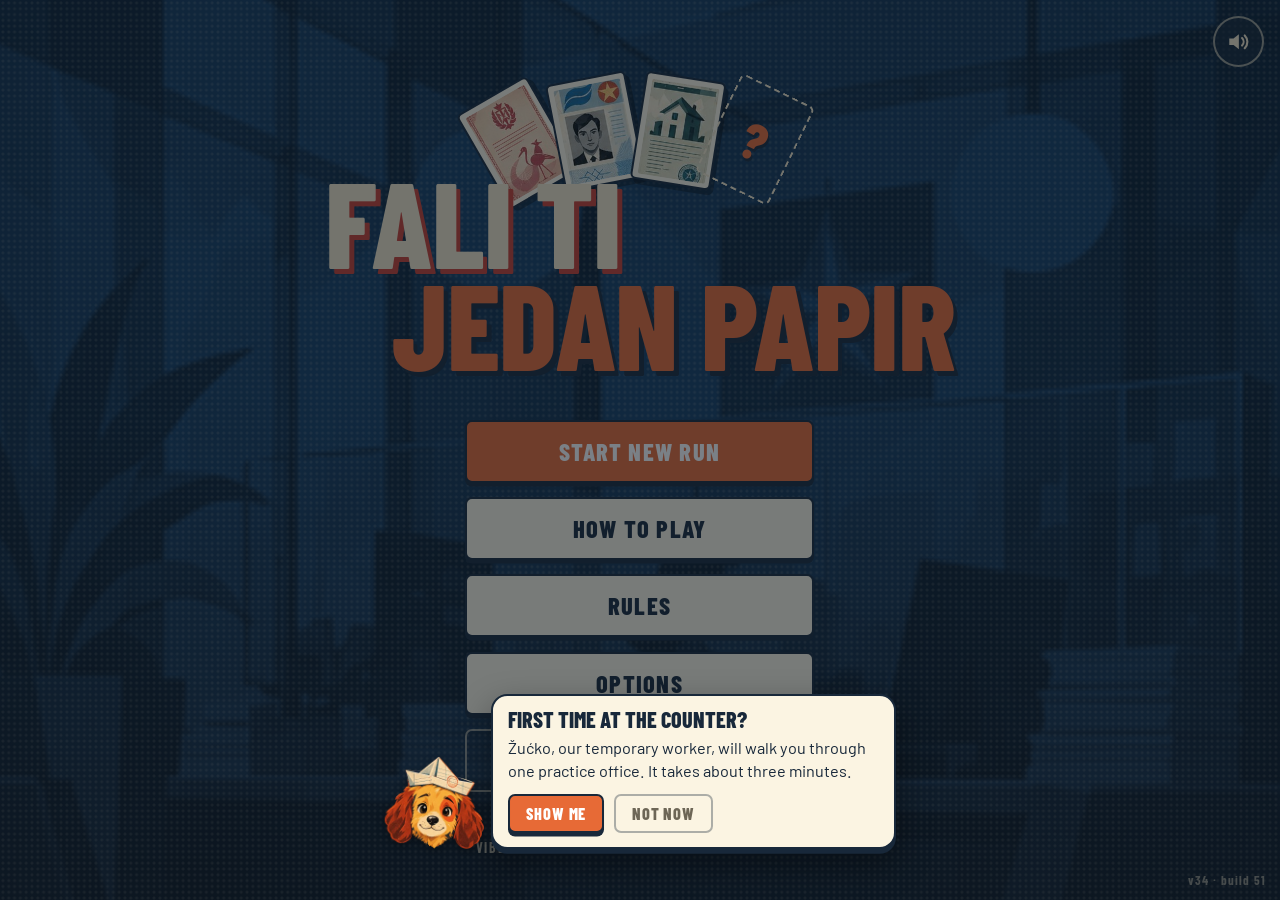
<file: games/ft1p/index.html>
<!doctype html>
<html lang="en"><head><meta charset="utf-8"><meta name="viewport" content="width=device-width,initial-scale=1,viewport-fit=cover"><meta name="apple-mobile-web-app-capable" content="yes"><meta name="theme-color" content="#e7d7b4">
<title>Fali Ti Jedan Papir</title>
<!-- icons: home screen (iOS, 180x180; apple-touch-icon.png sits next to this file too) and browser tab -->
<link rel="apple-touch-icon" sizes="180x180" href="apple-touch-icon.png">
<link rel="icon" type="image/png" sizes="32x32" href="art/favicon-32.png">
<meta name="claude:viewport-fit-sides" content="cover">
<link rel="preconnect" href="https://fonts.googleapis.com">
<link rel="preconnect" href="https://fonts.gstatic.com" crossorigin>
<link rel="stylesheet" href="https://fonts.googleapis.com/css2?family=Barlow+Condensed:wght@500;600;700;800&family=Barlow:wght@400;500;600;700&family=Fira+Sans+Extra+Condensed:wght@500;600;700;800&family=Fira+Sans:wght@400;500;600;700&family=Share+Tech+Mono&display=swap">
<link rel="stylesheet" href="css/game.css">

</head><body>
<div id="app"></div>
<div id="rotate" role="alert"><div><b>Turn your phone upright</b><span>The counter only serves people standing straight.</span></div></div>

<script src="js/version.js"></script>
<script src="data/art.js"></script>
<script src="js/i18n.js"></script>
<script src="data/cards.js"></script>
<script src="data/chapters.js"></script>
<script src="data/bosses.js"></script>
<script src="data/characters.js"></script>
<script src="data/reforms.js"></script>
<script src="data/moods.js"></script>
<script src="js/forms.js"></script>
<script src="data/places.js"></script>
<script src="data/trinkets.js"></script>
<script src="data/map-nodes.js"></script>
<script src="data/story.js"></script>
<script src="js/localize.js"></script>
<script src="js/run.js"></script>
<script src="js/campaign.js"></script>
<script src="js/map.js"></script>
<script src="js/tutorial.js"></script>
<script src="js/ui.js"></script>
<script src="js/menus.js"></script>
<script src="js/citymap.js"></script>
<script src="js/render.js"></script>
<script src="i18n/bs.js"></script>
<script src="i18n/sr.js"></script>
<script src="i18n/de.js"></script>
<script src="i18n/es.js"></script>
<script src="i18n/fr.js"></script>
<script src="js/puppets.js"></script>
<script src="js/input.js"></script>
<script src="js/boot.js"></script>
<script src="js/debug.js"></script>
<script src="js/analytics.js"></script>
</body></html>
</file>
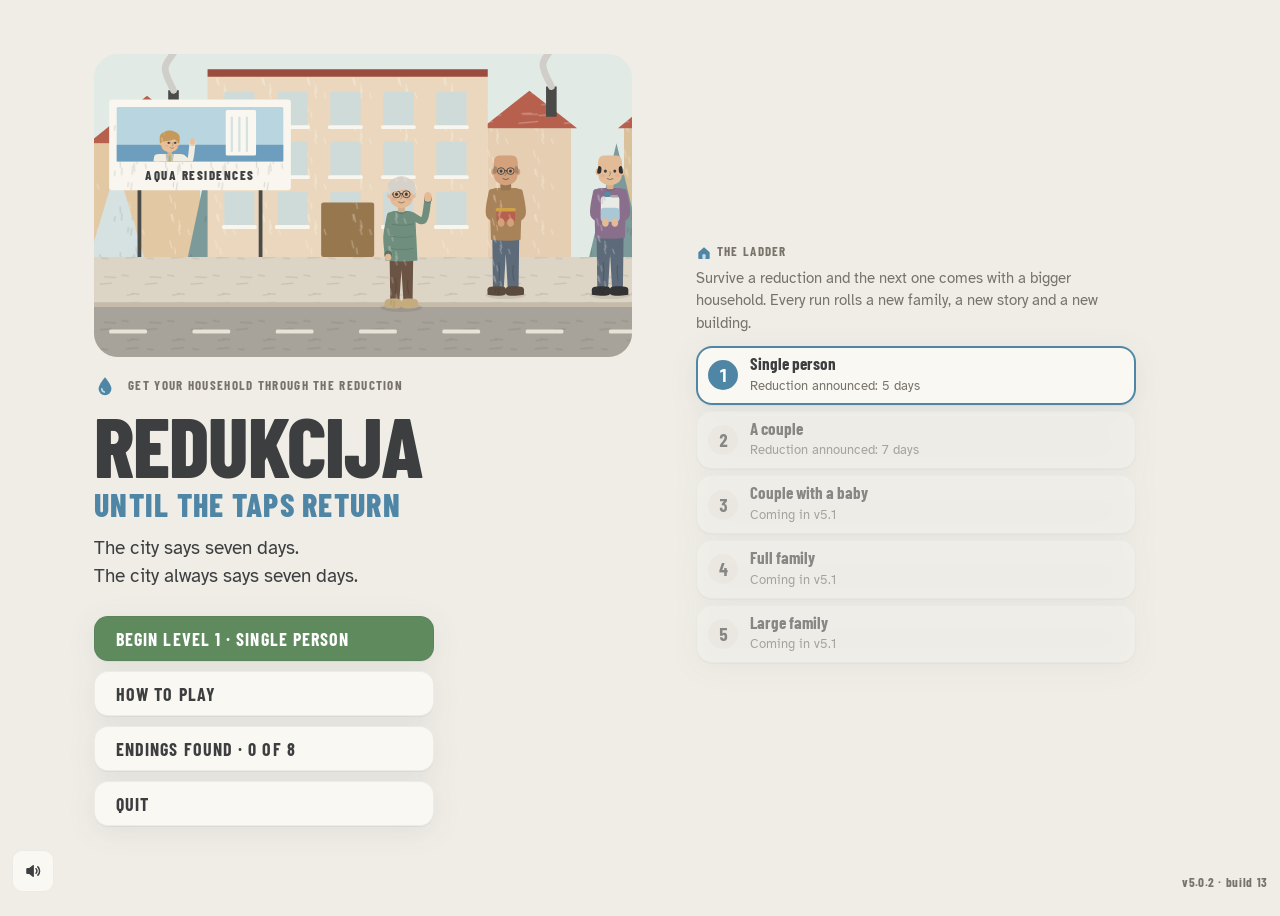
<file: games/redukcija/index.html>
<!doctype html>
<html lang="en"><head><meta charset="utf-8"><meta name="viewport" content="width=device-width,initial-scale=1,viewport-fit=cover">
<meta name="apple-mobile-web-app-capable" content="yes"><meta name="theme-color" content="#efede6">
<meta name="description" content="Redukcija: get your household through a water reduction the city keeps extending.">
<title>Redukcija</title>
<meta name="apple-mobile-web-app-title" content="Redukcija">
<!-- icons: home screen (iOS, 180x180; apple-touch-icon.png sits next to this file too) and browser tab -->
<link rel="apple-touch-icon" sizes="180x180" href="[data-uri]">
<link rel="icon" type="image/png" sizes="32x32" href="[data-uri]">
<link rel="preconnect" href="https://fonts.googleapis.com"><link rel="preconnect" href="https://fonts.gstatic.com" crossorigin>
<link rel="stylesheet" href="https://fonts.googleapis.com/css2?family=Atkinson+Hyperlegible:ital,wght@0,400;0,700;1,400&family=Barlow+Condensed:wght@600;700;800&display=swap">
<style>
/* Layout: portrait-first, one screen. Top: day tile + family/pause. HUD: a big water tank tile (one block per unit),
   three need tiles (10 blocks each), a strip of small counters. Middle: the decision card; two chunky choice buttons under it.
   Landscape (≥900px wide): the HUD becomes a left column.
   Look: light, neutral "pixel" — notched corners, hard offset shadows, dithered shading, one saturated colour per resource.
   Fonts are readable sans (no pixel fonts): Barlow Condensed for numbers and labels, Atkinson Hyperlegible for text. */
:root{
  --bg:#e8e6e0; --surface:#f8f7f3; --surface-2:#efede7; --ink:#23262b; --muted:#66655f; --line:#b9b6ad; --shade:rgba(35,38,43,.16);
  /* one colour per resource — the same everywhere: tiles, chips, icons */
  --water:#2a76c0; --water-res:#9cc0e2; --food:#cf6f12; --hygiene:#12938a; --spirits:#c63a72;
  --cash:#a7801a; --errands:#6a4fb0; --strain:#c33b2b; --file:#55677b; --promise:#b0782a;
  --go:#3f8a4a; --go-dark:#2d6a37;
  --tray:#d6d3ca; --tray-edge:#aeaaa0; --tray-key:#e4e1d9; /* the action tray under the card */
  --f-num:"Barlow Condensed","Arial Narrow","Helvetica Neue",Arial,sans-serif;
  --f-text:"Atkinson Hyperlegible","Helvetica Neue",Arial,sans-serif;
  --px:3px; /* pixel unit for notches, borders and shadows */
  color-scheme:light;
}
*{box-sizing:border-box}
html,body{height:100%}
body{margin:0;background:var(--bg);color:var(--ink);font:16px/1.5 var(--f-text);-webkit-text-size-adjust:100%;
  background-image:radial-gradient(rgba(35,38,43,.07) 1px,transparent 1.2px);background-size:6px 6px}
button{font:inherit;color:inherit;cursor:pointer;touch-action:manipulation}
button:focus-visible,[tabindex]:focus-visible{outline:3px solid var(--water);outline-offset:3px}
button:disabled{cursor:not-allowed}
h1,h2,h3,p{margin:0}
#app{min-height:100%;max-width:560px;margin:0 auto;display:flex;flex-direction:column;
  padding:0 max(14px,env(safe-area-inset-right)) max(16px,env(safe-area-inset-bottom)) max(14px,env(safe-area-inset-left))}
.lbl{font:700 12px/1 var(--f-num);letter-spacing:.09em;text-transform:uppercase}
.num{font-family:var(--f-num);font-weight:700;font-variant-numeric:tabular-nums;line-height:1}
.muted{color:var(--muted)}

/* ---------- pixel frame: notched corners + inset border; shadows come from the parent's drop-shadow ---------- */
.px{--bc:var(--ink);--bw:var(--px);position:relative;
  clip-path:polygon(var(--px) 0,calc(100% - var(--px)) 0,calc(100% - var(--px)) var(--px),100% var(--px),100% calc(100% - var(--px)),calc(100% - var(--px)) calc(100% - var(--px)),calc(100% - var(--px)) 100%,var(--px) 100%,var(--px) calc(100% - var(--px)),0 calc(100% - var(--px)),0 var(--px),var(--px) var(--px));
  box-shadow:inset 0 0 0 var(--bw) var(--bc)}
.drop{filter:drop-shadow(var(--px) var(--px) 0 var(--shade))}
/* dithered shading on the lower part of coloured tiles */
.dith::after{content:"";position:absolute;left:var(--px);right:var(--px);bottom:var(--px);height:38%;pointer-events:none;
  background:repeating-conic-gradient(rgba(0,0,0,.13) 0 25%,transparent 0 50%) 0 0/4px 4px;
  -webkit-mask:linear-gradient(transparent,#000 90%);mask:linear-gradient(transparent,#000 90%)}
.ico{display:inline-block;flex-shrink:0;image-rendering:pixelated;vertical-align:middle}

/* ---------- top bar ---------- */
.top{display:flex;align-items:center;justify-content:space-between;gap:10px;padding:12px 0 10px}
.daytile{display:flex;align-items:center;gap:10px;background:var(--surface);padding:7px 12px 6px;min-width:0}
.daytile .num{font-size:24px}
.daytile .t{min-width:0}
.daytile .t div{font:700 13px/1.15 var(--f-num);letter-spacing:.05em;text-transform:uppercase;white-space:nowrap;overflow:hidden;text-overflow:ellipsis}
.daytile .t small{display:block;font-size:12px;color:var(--muted);white-space:nowrap;overflow:hidden;text-overflow:ellipsis}
.top .btns{display:flex;gap:8px;flex-shrink:0}
.iconbtn{background:var(--surface);border:0;height:42px;min-width:42px;padding:0 12px;display:inline-flex;align-items:center;justify-content:center;gap:6px;font:700 14px var(--f-num);letter-spacing:.06em;text-transform:uppercase}
.iconbtn:hover{background:#fff}
.iconbtn svg{width:18px;height:18px}
.iconbtn .badge{background:var(--promise);color:#fff;font:700 12px/18px var(--f-num);padding:0 6px;min-width:18px}

/* ---------- HUD (v4.3): health bars with exact numbers ----------
   Each resource is one bar: the fill is how much you have, the number beside it is exact (24/40, 67/100).
   Faint notches every 10 units help you read it without counting. A dark notch marks LOW (25).
   When a value changes, the bar animates: a loss leaves a red chunk that drains away, a gain fills in, and the
   change floats up (−3, +30). Dragging or hovering a choice previews it: what would go blinks striped, what would come blinks outlined. */
.hud{display:grid;gap:8px;padding-bottom:12px}
.bar{--tb:#fff;background:var(--surface);padding:8px 10px 8px;--bc:color-mix(in srgb,var(--c) 55%,var(--surface));--bw:2px;position:relative}
.bar .bhead{display:flex;align-items:center;justify-content:space-between;gap:6px;min-height:24px}
.bar .lbl{display:flex;align-items:center;gap:5px;color:var(--c)}
.bar .val{font:700 25px/1 var(--f-num);font-variant-numeric:tabular-nums;white-space:nowrap;display:flex;align-items:baseline;gap:1px}
.bar .val small{font-size:15px;color:var(--muted)}
.bar .val .delta{top:-2px;margin-left:5px;box-shadow:inset 0 0 0 1.5px currentColor}
.track{position:relative;height:16px;margin-top:6px;background:color-mix(in srgb,var(--c) 14%,var(--tb));box-shadow:inset 0 0 0 2px color-mix(in srgb,var(--c) 28%,var(--tb));overflow:hidden}
.track>i{position:absolute;top:0;bottom:0;left:0;display:block}
.track .ghost{width:0}
.track .fill{background:var(--c);box-shadow:inset 0 3px 0 rgba(255,255,255,.22),inset 0 -3px 0 rgba(0,0,0,.14)}
.track .resv{background:var(--water-res);box-shadow:inset 0 3px 0 rgba(255,255,255,.3),inset 0 -3px 0 rgba(0,0,0,.1)}
.track .notch{position:absolute;inset:0;pointer-events:none;
  background:repeating-linear-gradient(90deg,transparent 0 calc(var(--step) - 1px),rgba(255,255,255,.45) calc(var(--step) - 1px) var(--step))}
.track .mark{width:2px;left:var(--at);background:var(--ink);opacity:.55}
.track .pv{animation:blink .8s steps(2) infinite}
.track .pv.lose{background:repeating-linear-gradient(45deg,#fff 0 3px,#ea8f80 3px 6px)}
.track .pv.gain{background:color-mix(in srgb,var(--c) 35%,transparent);box-shadow:inset 0 0 0 2px var(--c)}
.bar .bfoot{display:flex;justify-content:space-between;align-items:center;gap:6px;margin-top:5px;font:700 12.5px/1.1 var(--f-num);letter-spacing:.04em;text-transform:uppercase;color:var(--muted);min-height:15px}
.bar .bfoot>span{display:flex;align-items:center;gap:4px;white-space:nowrap;overflow:hidden;text-overflow:ellipsis}
.state{font:700 11px/1 var(--f-num);letter-spacing:.07em;padding:3px 5px 2px;color:#fff;flex-shrink:0;text-transform:uppercase}
.state.low{background:var(--strain)}.state.warn{background:#d98a12}.state.ok{background:var(--go)}
.bar.low{--bc:var(--strain);--bw:3px}
.bar.low .val{color:var(--strain)}
.bar.warn{--bc:#d98a12}
.needs{display:grid;grid-template-columns:repeat(3,minmax(0,1fr));gap:8px}
.needs .bar{padding:7px 8px 7px}
.needs .bhead{flex-direction:column;align-items:flex-start;gap:3px}
.needs .bfoot{font-size:11.5px}
/* animation: losses drop fast and leave a red chunk that drains; gains show a light chunk the fill grows into */
.bar.down .fill{transition:width .25s ease-out .1s}
.bar.down .ghost{background:#ef8d7d;transition:width .8s ease-in-out .75s}
.bar.up .ghost{background:color-mix(in srgb,var(--c) 40%,var(--tb));transition:width .25s ease-out .1s}
.bar.up .fill{transition:width .8s cubic-bezier(.3,.7,.3,1) .45s}
.bar.down{animation:hit .4s steps(4) .1s}
.bar.up .track{animation:glow 1.2s ease-out .45s}
@keyframes hit{25%{transform:translateX(-3px)}50%{transform:translateX(3px)}75%{transform:translateX(-1px)}}
@keyframes glow{0%{filter:brightness(1)}30%{filter:brightness(1.25)}100%{filter:brightness(1)}}
.float{position:absolute;z-index:60;margin-left:-6px;transform-origin:100% 100%;font:800 22px/1 var(--f-num);padding:3px 7px 2px;color:#fff;pointer-events:none;
  animation:floatup 1.6s ease-out forwards;box-shadow:2px 2px 0 var(--shade)}
.float.gain{background:var(--go)}.float.cost{background:var(--strain)}
@keyframes floatup{0%{opacity:0;transform:translate(-100%,8px) scale(.8)}12%{opacity:1;transform:translate(-100%,-4px) scale(1.08)}25%{transform:translate(-100%,-6px) scale(1)}75%{opacity:1}100%{opacity:0;transform:translate(-100%,-26px)}}
.counters{display:flex;flex-wrap:nowrap;gap:8px}
.ctr{position:relative;display:inline-flex;align-items:center;gap:7px;background:var(--surface);padding:6px 10px 5px;font:700 14px/1 var(--f-num);letter-spacing:.04em;text-transform:uppercase}
.ctr .n{font-size:19px;font-variant-numeric:tabular-nums}
.ctr .n small{font-size:13px;color:var(--muted)}
.ctr .delta{top:0;padding:2px 4px 1px;margin-left:0;box-shadow:inset 0 0 0 1.5px currentColor}
.float.small{font-size:17px}
.ctr.bump{animation:hit .4s steps(4) .1s}
.pips{display:inline-flex;gap:3px}
.pips i{width:11px;height:11px;display:inline-block;box-shadow:inset 0 0 0 2px currentColor}
.pips i.on{background:currentColor}
.delta{font:700 15px/1 var(--f-num);padding:3px 6px 2px;background:#fff;color:var(--ink);font-variant-numeric:tabular-nums;position:relative;display:inline-block}
.delta.cost{color:var(--strain)}.delta.gain{color:var(--go-dark)}
@keyframes blink{50%{opacity:.35}}

/* ---------- stage ---------- */
main{flex:1;padding:4px 0 8px;display:flex;flex-direction:column}
.progress{display:flex;gap:4px;margin-bottom:12px}
.progress span{height:8px;flex:1;background:var(--line)}
.progress .done{background:var(--ink)}.progress .now{background:var(--water)}
.cardwrap{position:relative}
.card{background:var(--surface);padding:16px 16px 18px;touch-action:pan-y;user-select:none;-webkit-user-select:none;transition:transform .2s steps(4);animation:enter .2s steps(3)}
.card.dragging{transition:none;cursor:grabbing}
.cardhead{display:flex;gap:12px;align-items:center;margin-bottom:12px}
/* portrait slot: dithered frame in the speaker's colour, until the art arrives */
.portrait{width:64px;height:64px;flex-shrink:0;display:flex;align-items:flex-end;justify-content:center;overflow:hidden;--bc:rgba(0,0,0,.3)}
/* voxel renders: drawn small, scaled by whole numbers, never smoothed */
.vox{display:block;width:64px;height:auto;max-width:none}
.vbust{position:relative;z-index:1;display:block}
.cardhead.small{margin-bottom:10px}.cardhead.small .portrait{width:48px;height:48px}.cardhead.small .vox{width:48px}
/* scenes: a soft-lit voxel room on top of the card, the brief and the night; everyone blinks now and then */
.art{position:relative;margin:-13px -13px 14px;aspect-ratio:215/100;overflow:hidden;border-bottom:2px dotted var(--line);
  background:linear-gradient(#f4f2ed,#e6e2d9)}
.art.t-Evening{background:linear-gradient(#f3e8dc,#e5dace)}.art.t-Night{background:linear-gradient(#dfe3ec,#cfd5e0)}
.art .frame{position:absolute;left:0;top:0;width:100%;height:100%;object-fit:cover;object-position:50% 36%;display:block}
.art .blink{opacity:0;animation:eyes 7s step-end infinite}
.resultcard .art{pointer-events:none}
/* v4.3: on cards the scene sits at the bottom, under the text */
.art.bottom{margin:16px -13px -15px;border-bottom:0;border-top:2px dotted var(--line)}
.art.bottom.mid{margin-bottom:0;border-bottom:2px dotted var(--line)}
.choices.above{margin:0 0 10px}
.resfx{margin-top:12px}
.art.empty{aspect-ratio:auto;min-height:0;padding:10px 10px 0;border:0;background:none}
.speaker{position:absolute;left:8px;top:8px;z-index:2;display:flex;align-items:center;gap:8px;padding:4px 10px 4px 4px;background:rgba(248,247,243,.94);--bw:2px;--bc:rgba(35,38,43,.35)}
.art.empty .speaker{position:static;display:inline-flex}
.speaker .portrait{width:40px;height:40px}.speaker .vox{width:40px}
.speaker strong{display:block;font:700 17px/1.05 var(--f-num);letter-spacing:.02em}
.speaker span{display:block;font-size:12px;line-height:1.2;color:var(--muted)}
.cardeye{display:block;margin:0 0 6px}
.title .art{margin:0 0 18px;aspect-ratio:16/9;border:0;background:none}
.vbust .blink{position:absolute;left:0;top:0;opacity:0;animation:eyes 6s step-end infinite;animation-delay:var(--bd,0s)}
@keyframes eyes{0%{opacity:0}92%{opacity:1}95%{opacity:0}}
.portrait::after{content:"";position:absolute;inset:var(--px);background:repeating-conic-gradient(rgba(0,0,0,.14) 0 25%,transparent 0 50%) 0 0/4px 4px;-webkit-mask:linear-gradient(transparent 45%,#000);mask:linear-gradient(transparent 45%,#000)}
.cardhead .who .lbl{color:var(--muted);display:block;margin-bottom:3px}
.cardhead .who strong{font:700 20px/1.1 var(--f-num);letter-spacing:.02em;display:block}
.cardhead .who span{font-size:13px;color:var(--muted)}
.card h2{font:700 30px/1.05 var(--f-num);letter-spacing:.01em;margin-bottom:10px;text-wrap:balance}
.prose{font-size:18px;line-height:1.55}
.lean{position:absolute;top:10px;font:700 13px/1.1 var(--f-num);letter-spacing:.06em;text-transform:uppercase;padding:6px 9px 5px;opacity:0;background:var(--ink);color:#fff;max-width:62%;z-index:2}
.lean.l{left:10px}.lean.r{right:10px;text-align:right}
.card.dragging[data-lean="0"] .lean.l,.card.dragging[data-lean="1"] .lean.r{opacity:1}
/* The actions sit in a tray under the card: darker, flat, dashed seams. They lift only on hover, focus or drag,
   so the card reads as the situation and the tray as what you can do about it. */
.choices{display:grid;grid-template-columns:1fr 1fr;gap:8px;margin-top:10px;padding:8px;background:var(--tray);--bc:var(--tray-edge);--bw:2px}
.choices::before{content:"";position:absolute;inset:var(--px);pointer-events:none;
  background:repeating-conic-gradient(rgba(35,38,43,.06) 0 25%,transparent 0 50%) 0 0/4px 4px}
@media (max-width:420px){.choices{grid-template-columns:1fr}}
.choice{text-align:left;border:0;background:var(--tray-key);padding:11px 12px 12px;display:flex;flex-direction:column;gap:9px;--bw:2px;--bc:var(--tray-edge);position:relative;z-index:1;transition:transform .08s steps(2)}
.choice:not(:disabled):hover,.choice.hot{background:var(--surface);--bc:var(--ink);--bw:var(--px);transform:translate(calc(-1*var(--px)),calc(-1*var(--px)));filter:drop-shadow(var(--px) var(--px) 0 var(--shade))}
.choice.hot{--bc:var(--water)}
.choice:not(:disabled):active{transform:translate(0,0);filter:none}
.choice:disabled{background:transparent;color:var(--muted);--bc:var(--line)}
.choice:disabled .chips{opacity:.55}
.ct{display:flex;gap:9px;align-items:flex-start;font:700 18px/1.15 var(--f-num);letter-spacing:.02em}
/* a key cap on the outer edge ties each action to its swipe direction */
.ct .arrow{flex-shrink:0;width:24px;height:24px;display:grid;place-items:center;background:var(--ink);color:#fff;font-size:15px;margin-top:-2px}
.choice:disabled .ct .arrow{background:var(--line)}
.choice.r .ct{justify-content:space-between}
.choices.one{grid-template-columns:1fr}
.chips{display:flex;flex-wrap:wrap;gap:5px}
/* a chip = icon + signed number. Gains are filled with the resource colour; costs are white with a coloured frame. */
.chip{--c:var(--ink);display:inline-flex;align-items:center;gap:4px;padding:4px 7px 3px 5px;font:700 16px/1 var(--f-num);font-variant-numeric:tabular-nums;--bw:2px;--px:2px}
.chip.gain{background:var(--c);color:#fff;--bc:rgba(0,0,0,.25)}
.chip.cost{background:#fff;color:var(--c);--bc:var(--c)}
.chip.chance{background:#fff;color:var(--c);--bc:var(--c);border:0;outline:2px dashed var(--c);outline-offset:-2px}
.chip.chance .odds{font-size:12px;color:var(--muted);margin-left:2px}
.chip.none{background:var(--surface-2);color:var(--muted);--bc:var(--line)}
.chip.spill{background:#fff;color:var(--muted);--bc:var(--line)}
.blocked{display:flex;align-items:center;gap:6px;font:700 14px/1.2 var(--f-num);letter-spacing:.02em;color:var(--strain)}
.under{font-size:13px;color:var(--muted);margin-top:12px;text-align:center}
.resultcard{display:block;width:100%;text-align:left;border:0;cursor:pointer;color:var(--ink);font:inherit}
.resultcard:hover,.resultcard:focus-visible{background:#fff;--bc:var(--water)}
.resultcard:active{transform:translate(var(--px),var(--px))}
.resultcard .cta{display:flex;justify-content:flex-end;align-items:center;gap:10px;margin-top:16px;padding-top:12px;border-top:2px dotted var(--line);
  font:700 18px/1 var(--f-num);letter-spacing:.06em;text-transform:uppercase;color:var(--go-dark)}
.resultcard .cta .arrow{width:32px;height:32px;display:grid;place-items:center;background:var(--go);color:#fff;font-size:18px}
.resultcard:hover .cta .arrow{background:var(--go-dark);animation:nudge .6s steps(2) infinite}
@keyframes nudge{50%{transform:translateX(3px)}}
.selected{font:700 16px/1.2 var(--f-num);letter-spacing:.03em;text-transform:uppercase;color:var(--muted);padding-bottom:10px;border-bottom:2px dotted var(--line)}
.outcome{font-size:20px;line-height:1.5;margin:14px 0 14px}
.actions{display:flex;gap:10px;flex-wrap:wrap;margin-top:16px}
.primary,.secondary{border:0;padding:14px 22px 13px;font:700 18px/1 var(--f-num);letter-spacing:.06em;text-transform:uppercase}
.primary{background:var(--go);color:#fff;--bc:var(--go-dark)}
.primary:hover{background:#4a9a55}
.secondary{background:var(--surface);--bc:var(--ink)}
.secondary:hover{background:#fff}
.primary:active,.secondary:active{transform:translate(var(--px),var(--px))}
.textbutton{border:0;background:none;padding:6px 0;font-size:14px;color:var(--muted);text-decoration:underline}
.scene{animation:enter .2s steps(3)}
.panel{background:var(--surface);padding:16px}
.panel h2,.scene>h2{font:700 34px/1.05 var(--f-num);margin:6px 0 12px;text-wrap:balance}
.eyebrow{font:700 13px/1 var(--f-num);letter-spacing:.1em;text-transform:uppercase;color:var(--muted)}
.days{display:flex;gap:4px;margin:0 0 14px}
.days span{flex:1;text-align:center;font:700 14px/1 var(--f-num);padding:6px 0 5px;background:var(--surface-2);color:var(--muted)}
.days .on{background:var(--ink);color:#fff}.days .past{background:var(--line);color:var(--surface)}
.notice{display:grid;gap:8px;margin-top:14px}
.fc{display:flex;gap:10px;align-items:center;font-size:15px;background:var(--surface);padding:9px 11px 9px 9px;--bw:2px;--bc:var(--line)}
.tag{font:700 12px/1 var(--f-num);letter-spacing:.08em;text-transform:uppercase;padding:4px 6px 3px;flex-shrink:0;color:#fff}
.tag.confirmed{background:var(--go)}.tag.expected{background:var(--cash)}.tag.rumoured{background:var(--file)}.tag.none{background:var(--strain)}
.summary{display:grid;gap:6px;margin:14px 0}
.srow{display:flex;align-items:center;justify-content:space-between;gap:12px;padding:8px 11px 8px 9px;background:var(--surface);font-size:15px;--bw:2px;--bc:var(--line)}
.srow .k{display:flex;align-items:center;gap:8px}
.srow .v{font:700 19px/1 var(--f-num);font-variant-numeric:tabular-nums;white-space:nowrap}
.srow .v .was{color:var(--muted);font-size:16px}
.warning{display:flex;gap:8px;align-items:flex-start;font-size:15px;color:var(--strain);margin:8px 0}
.promise{display:flex;justify-content:space-between;align-items:center;gap:10px;font-size:15px;padding:8px 0;border-bottom:2px dotted var(--line)}
.promise .st{font:700 13px/1 var(--f-num);text-transform:uppercase;letter-spacing:.08em;padding:4px 6px 3px;color:#fff}
.promise .st.open{background:var(--promise)}.promise .st.kept{background:var(--go)}.promise .st.broken{background:var(--strain)}

/* ---------- title ---------- */
.title{min-height:100dvh;display:flex;flex-direction:column;justify-content:center;padding:40px 0 60px;position:relative}
.title .logo{display:flex;align-items:center;gap:12px;margin-bottom:10px}
.title h1{font:800 clamp(54px,15vw,84px)/.9 var(--f-num);letter-spacing:-.01em;text-transform:uppercase;margin:6px 0 16px}
.title h1 .sub{display:block;color:var(--water);font-size:.38em;letter-spacing:.04em;margin-top:8px}
.title .lead{font-size:19px;line-height:1.45}
.title .menu{display:grid;gap:10px;margin-top:26px;max-width:340px}
.title .menu button{text-align:left}
.title .quote{font-style:italic;font-size:17px;margin-top:30px;color:var(--muted)}
.title .quote span{display:block;font:700 12px var(--f-num);letter-spacing:.08em;text-transform:uppercase;font-style:normal;margin-top:4px}
.legend{display:flex;flex-wrap:wrap;gap:6px;margin-top:18px}
.sndbtn{position:fixed;left:max(12px,env(safe-area-inset-left));bottom:max(8px,env(safe-area-inset-bottom));min-width:42px;padding:0}
.iconbtn[aria-pressed="false"]{color:var(--muted)}
.ver{position:fixed;right:max(12px,env(safe-area-inset-right));bottom:max(10px,env(safe-area-inset-bottom));font:700 13px var(--f-num);letter-spacing:.05em;color:var(--muted)}
.cast{display:none}

/* ---------- dialogs ---------- */
dialog{border:0;background:var(--surface);color:var(--ink);width:min(560px,calc(100% - 24px));max-height:86dvh;padding:22px;box-shadow:inset 0 0 0 3px var(--ink),6px 6px 0 rgba(0,0,0,.25)}
dialog::backdrop{background:rgba(35,38,43,.55)}
dialog header{display:flex;justify-content:space-between;align-items:center;margin-bottom:12px;gap:16px}
dialog h2{font:700 32px/1 var(--f-num);text-transform:uppercase}
dialog h3{font:700 17px/1.2 var(--f-num);letter-spacing:.05em;text-transform:uppercase;margin:18px 0 6px;display:flex;align-items:center;gap:7px}
dialog p,dialog li{font-size:15px;margin:6px 0}
dialog .close{border:0;background:none;font-size:30px;line-height:1;padding:0 6px}
dialog .menu{display:grid;gap:8px}
dialog .menu button{text-align:left}
.entry{border-top:2px dotted var(--line);padding:12px 0}
.entry h3{margin:4px 0}.entry p{font-size:15px}
.person{display:flex;gap:12px;padding:12px 0;border-top:2px dotted var(--line)}
.person .portrait{width:64px;height:64px}
.person p{font-size:14px}
.person .mem{font-size:15px;color:var(--ink);display:flex;gap:6px;align-items:flex-start}
.person strong{font:700 19px var(--f-num)}
kbd{font:700 13px var(--f-num);padding:1px 5px;background:var(--surface-2);box-shadow:inset 0 0 0 1.5px var(--line)}

@keyframes enter{from{opacity:0;transform:translateY(6px)}to{opacity:1;transform:none}}
@media (prefers-reduced-motion:reduce){*{animation:none!important;transition:none!important}}

/* ---------- landscape: HUD as a column on the left ---------- */
@media (min-width:900px) and (orientation:landscape){
  #app{max-width:1120px}
  .game{display:grid;grid-template-columns:330px minmax(0,640px);gap:0 44px;justify-content:center;align-content:start;flex:1}
  .game .top{grid-column:1/-1}
  .game .hud{align-self:start}
  .game .needs{grid-template-columns:1fr}
  .game .needs .bhead{flex-direction:row;align-items:center}
  .title{display:grid;grid-template-columns:1.1fr 1fr;gap:64px;align-items:center}
  .cast{display:block}
  .cast .person:first-child{border-top:0}
}
/* ---------- morning and night (v4.3): a new day has to feel like one ---------- */
/* Morning: warm paper, a sunrise header with the weekday big, and a sunrise card that lifts away on arrival. */
body[data-theme="morning"]{--bg:#f3ebdd;background-color:var(--bg)}
.dayhero{display:flex;align-items:center;gap:14px;padding:14px 16px;margin-bottom:10px;--bc:#e3a35f;--bw:2px;
  background:linear-gradient(100deg,#ffd29a 0%,#ffe6c2 45%,#fdf4e6 100%)}
.dayhero .sunrise{width:54px;height:54px;flex-shrink:0;display:grid;place-items:center;background:#fff6e6;box-shadow:inset 0 0 0 2px #f0b46e}
.dayhero h1{font:800 44px/.95 var(--f-num);text-transform:uppercase;letter-spacing:.01em;color:#8a4a12}
.dayhero .eyebrow{color:#a7651f}
.morning .panel h2{margin-top:0}
.sect{display:flex;align-items:center;gap:6px;margin:16px 0 -4px}
.daysplash{position:fixed;inset:0;z-index:50;display:grid;place-items:center;pointer-events:none;
  background:linear-gradient(#f7a85e 0%,#ffd39c 45%,#fff1dc 100%);animation:splash 1.7s ease-in forwards}
.daysplash div{display:grid;justify-items:center;gap:8px;animation:splashin 1.7s ease-out forwards}
.daysplash span{font:700 18px/1 var(--f-num);letter-spacing:.14em;text-transform:uppercase;color:#a0561a}
.daysplash strong{font:800 clamp(64px,18vw,120px)/.9 var(--f-num);text-transform:uppercase;color:#7a3c0c}
@keyframes splash{0%,62%{transform:none;opacity:1}100%{transform:translateY(-100%);opacity:.6}}
@keyframes splashin{0%{transform:translateY(18px);opacity:0}25%{transform:none;opacity:1}}
@media (prefers-reduced-motion:reduce){.daysplash{display:none}}
/* Night: the whole screen goes dark and starry, the HUD steps aside for the overnight summary. */
body[data-theme="night"]{--bg:#1a2030;--surface:#252d3f;--surface-2:#2e374b;--ink:#eef0f6;--muted:#a2abbf;--line:#465068;--shade:rgba(0,0,0,.4);
  background-color:var(--bg);background-image:radial-gradient(rgba(255,255,255,.55) 1px,transparent 1.5px),radial-gradient(rgba(255,255,255,.25) 1px,transparent 1.5px);
  background-size:97px 89px,41px 53px;background-position:0 0,17px 23px;color-scheme:dark}
body[data-theme="night"] .bar{--tb:#1a2030}
body[data-theme="night"] .iconbtn:hover{background:#323b52}
body[data-theme="night"] .delta{background:var(--surface-2)}
.nightscreen{animation:dusk .9s ease-out}
@keyframes dusk{from{opacity:0;filter:brightness(1.8)}to{opacity:1;filter:none}}
.nighthero{padding:6px 2px 4px}
.nighthero .eyebrow{display:flex;align-items:center;gap:7px;color:#b9b2e8}
.nighthero h2{font:700 36px/1.02 var(--f-num);margin:8px 0 8px;text-wrap:balance}
.nighthero .prose{color:var(--muted);font-size:17px}
.lowbox{margin-top:14px;--bc:var(--strain);--bw:3px}
.lowbox.fine{--bc:var(--go)}
.lowbox h3{display:flex;align-items:center;gap:7px;font:700 18px/1 var(--f-num);letter-spacing:.06em;text-transform:uppercase;margin-bottom:6px}
.lowline{display:flex;gap:9px;align-items:flex-start;font-size:15.5px;line-height:1.35;padding:6px 0}
.lowline .state{margin-top:2px;min-width:40px;text-align:center}
.nightbars{display:grid;gap:8px;margin-top:12px}
.bar.wide .bfoot{font-size:13px}
.strainrow .pips.big{gap:4px;margin-right:9px;color:var(--strain);align-self:center}
.strainrow .pips.big i{width:15px;height:15px}
.art.nightart{margin:16px 0 4px;aspect-ratio:215/100;border:0;box-shadow:inset 0 0 0 2px var(--line)}
/* landscape without a HUD (the night): one centred column */
@media (min-width:900px) and (orientation:landscape){.game.nohud{grid-template-columns:minmax(0,640px)}}
.sr{position:absolute;width:1px;height:1px;overflow:hidden;clip:rect(0 0 0 0);white-space:nowrap}

/* ---------- v4.4: illustrated, muted, soft ----------
   The pixel look goes: no notched corners, dithering or hard offset shadows. Soft rounded shapes on warm paper,
   one muted colour per resource (still distinct), and the scenes are flat vector illustrations with hatching. */
:root{
  --bg:#efede6; --surface:#faf8f3; --surface-2:#f2efe7; --ink:#3d3e40; --muted:#77736a; --line:#d6d1c5; --shade:rgba(61,62,64,.10);
  --water:#4f86a6; --water-res:#b8d1dc; --food:#c27537; --hygiene:#5b958b; --spirits:#b85a6b;
  --cash:#a5873b; --errands:#7a668f; --strain:#ad4a3b; --file:#6b7984; --promise:#b5813f;
  --go:#5f8a5e; --go-dark:#48704a;
  --tray:#e6e1d5; --tray-edge:#d3ccbc; --tray-key:#f6f3ec;
  --r:16px; --r-s:10px;
}
body{background-image:none}
.px{clip-path:none;border-radius:var(--r);--bc:rgba(61,62,64,.07);--bw:1px}
.drop{filter:drop-shadow(0 1px 0 rgba(61,62,64,.06)) drop-shadow(0 6px 14px rgba(61,62,64,.07))}
.dith::after,.portrait::after,.choices::before{display:none}
.ico{image-rendering:auto}
.iconbtn,.ctr,.chip,.state,.tag,.delta,.float,.promise .st,.speaker,.fc,.srow,.days span,kbd{border-radius:var(--r-s)}
.chip{border-radius:999px;padding:4px 9px 3px 6px}
.chip.chance{outline:0;box-shadow:none;border:2px dashed var(--c)}
.track,.track>i,.progress span{border-radius:999px}
.track .fill,.track .resv{box-shadow:inset 0 2px 0 rgba(255,255,255,.22)}
.pips i{border-radius:4px}
.bar{--bc:color-mix(in srgb,var(--c) 30%,var(--surface));--bw:1.5px}
.card{transition:transform .25s cubic-bezier(.2,.8,.3,1);animation:enter .35s ease-out;overflow:hidden}
.panel{overflow:hidden}
.scene{animation:enter .35s ease-out}
.bar.down,.ctr.bump{animation:hit .4s ease-out .1s}
.track .pv{animation:blink 1s ease-in-out infinite}
/* the scene: an illustration that bleeds to the card edges */
.art{border-bottom:0;background:#e9e4d8;margin-left:-16px;margin-right:-16px}
.art.bottom{border-top:0;margin-bottom:-18px;border-radius:0 0 var(--r) var(--r)}
.art.bottom.mid{border-bottom:0;border-radius:0}
.art svg.frame{position:absolute;inset:0;width:100%;height:100%;display:block}
.art.nightart{box-shadow:none;border-radius:var(--r)}
.title .art{border-radius:24px;overflow:hidden}
.speaker{background:rgba(250,248,243,.95);box-shadow:0 2px 10px rgba(61,62,64,.12)}
.portrait{border-radius:50%;--bw:0px}
.speaker .portrait{width:42px;height:42px}
.vbust,.vbust svg{display:block;width:100%;height:100%}
.portrait{align-items:stretch}
/* blinking: open eyes, then closed for a moment; each person on their own beat */
.ec{opacity:0}
@media (prefers-reduced-motion:no-preference){
  .eo{animation:eo 6.5s step-end infinite}.ec{animation:ec 6.5s step-end infinite}
  .b1{animation-delay:-1.3s}.b2{animation-delay:-2.9s}.b3{animation-delay:-4.1s}.b4{animation-delay:-.7s}.b5{animation-delay:-5.3s}.b6{animation-delay:-3.6s}
}
@keyframes eo{0%{opacity:1}93%{opacity:0}96%{opacity:1}}
@keyframes ec{0%{opacity:0}93%{opacity:1}96%{opacity:0}}
/* actions */
.choices{border-radius:calc(var(--r) + 4px);--bw:0px;background:var(--tray)}
.choice{border-radius:var(--r);--bw:1px;--bc:var(--tray-edge);transition:transform .15s ease,background .15s}
.choice:not(:disabled):hover,.choice.hot{--bw:2px;--bc:var(--ink);transform:translateY(-2px);filter:drop-shadow(0 6px 10px rgba(61,62,64,.10))}
.choice.hot{--bc:var(--water)}
.choice:not(:disabled):active{transform:none}
.ct .arrow,.resultcard .cta .arrow{border-radius:8px}
.primary,.secondary{border-radius:14px}
.primary:hover{background:#6b9869}
.resultcard:active,.primary:active,.secondary:active{transform:translateY(1px)}
.resultcard .cta,.selected,.entry,.person,.promise{border-color:var(--line);border-top-style:solid;border-bottom-style:solid;border-width:0}
.resultcard .cta{border-top-width:1.5px}.selected{border-bottom-width:1.5px}.entry,.person{border-top-width:1.5px}.promise{border-bottom-width:1.5px}
dialog{border-radius:22px;box-shadow:0 20px 60px rgba(40,40,40,.25)}
dialog::backdrop{background:rgba(61,62,64,.45)}
@keyframes hit{25%{transform:translateX(-3px)}50%{transform:translateX(3px)}75%{transform:translateX(-1px)}}
/* morning and night, retinted to the palette */
body[data-theme="morning"]{--bg:#f2ebdf}
.dayhero{--bc:#e2c4a0;background:linear-gradient(100deg,#f1cfa6 0%,#f5e2c8 45%,#faf5ec 100%)}
.dayhero .sunrise{background:#fbf3e6;box-shadow:inset 0 0 0 2px #e2b98a;border-radius:50%}
.dayhero h1{color:#8e4f2c}.dayhero .eyebrow{color:#a8673f}
.daysplash{background:linear-gradient(#e7a77c 0%,#f1cfa6 45%,#f7efe3 100%)}
.daysplash span{color:#a05c38}.daysplash strong{color:#7c3f22}
body[data-theme="night"]{--bg:#2b3140;--surface:#353c4d;--surface-2:#3e4659;--ink:#eeece6;--muted:#aeb2bd;--line:#535b6e}

/* ---------- v5: four two-edged meters, portrait cards, pictograms, arrows ----------
   The HUD is four bars in a 2×2 grid (a column in landscape). Each bar has a danger zone at both ends
   (the top one only from level 2). A card is the speaker's portrait on a band coloured by place, the text,
   then two choices, each with a pictogram of what you'd do and arrow chips for which meters move. */
:root{--face:#7a668f}
.hud4{display:grid;grid-template-columns:repeat(2,minmax(0,1fr));gap:8px;padding-bottom:12px}
.hud4 .bar{padding:7px 9px 7px}
.hud4 .bar .val{font-size:22px}
.track .edge{position:absolute;top:0;bottom:0;width:20%;background:repeating-linear-gradient(135deg,rgba(173,74,59,.16) 0 3px,transparent 3px 6px)}
.track .edge.lo{left:0}.track .edge.hi{right:0;left:auto}
.state.high{background:#c4703a}
.bar.high{--bc:#c4703a;--bw:3px}
.bar.high .val{color:#c4703a}
.abadge{font:800 12px/1 var(--f-num);letter-spacing:-.05em;padding:3px 5px 2px;border-radius:7px;margin-left:4px;color:#fff;background:var(--c)}
.abadge.down{background:#fff;color:var(--c);box-shadow:inset 0 0 0 1.5px var(--c)}
.track .pv{opacity:.9}
.track .pv.gain{background:linear-gradient(90deg,color-mix(in srgb,var(--c) 45%,transparent),color-mix(in srgb,var(--c) 15%,transparent))}
.track .pv.lose{background:repeating-linear-gradient(45deg,#fff 0 3px,#e9a597 3px 6px)}
.bar.previewing{--bc:var(--c);--bw:2px}
.achip b{font:800 14px/1 var(--f-num);letter-spacing:-.06em}
/* the card */
.pcard{padding:0 16px 18px}
.phead{display:flex;align-items:center;gap:14px;margin:0 -16px 14px;padding:14px 16px;background:var(--place);position:relative}
.portrait.big{width:76px;height:76px;flex-shrink:0;box-shadow:0 2px 0 rgba(61,62,64,.06),0 0 0 3px #fbf8f1}
.portrait.mini{width:40px;height:40px}
.phead .who{min-width:0}
.phead .who .lbl{display:block;color:var(--muted);margin-bottom:3px}
.phead .who strong{display:block;font:700 21px/1.05 var(--f-num);letter-spacing:.01em}
.phead .who span:last-child{display:block;font-size:13px;color:var(--muted);line-height:1.25}
.placetag{display:none;position:absolute;right:12px;top:10px;display:flex;align-items:center;gap:3px;font:700 11px/1 var(--f-num);letter-spacing:.08em;text-transform:uppercase;color:var(--muted)}
.pcard h2{margin-top:2px}
/* the two choices: pictogram, label, arrows */
.choices{margin-top:10px}
.ct{align-items:center}
.ct .cl{flex:1}
.choice.r .ct{justify-content:flex-start}
.pict{width:42px;height:42px;flex-shrink:0;border-radius:50%;display:grid;place-items:center;background:var(--surface);color:var(--ink);--bw:1.5px;--bc:var(--tray-edge)}
.choice:not(:disabled):hover .pict,.choice.hot .pict{background:var(--ink);color:#fff}
.ct .arrow{margin-top:0;background:transparent;color:var(--muted);width:auto}
.selected{display:flex;align-items:center;gap:10px}
.selected .pict{width:34px;height:34px}
.resfx{display:grid;gap:6px}
/* the morning */
.reduc span{font-size:13px}
.reduc .added{background:repeating-linear-gradient(135deg,var(--surface-2) 0 4px,#ecd9cf 4px 8px);color:var(--strain)}
.reduc .on{background:var(--ink);color:#fff}.reduc .past{background:var(--line);color:var(--surface)}
.annc{display:flex;gap:10px;align-items:flex-start;background:#fbf7ee;padding:12px 13px;--bw:1.5px;--bc:#d9c9a6;position:relative;overflow:hidden}
.annc p{font:700 17px/1.3 var(--f-text);margin-top:4px}
.annc.ext{--bc:var(--strain);--bw:2px}
.annc .stamp{display:inline-block;margin-top:8px;font:800 12px/1 var(--f-num);letter-spacing:.12em;text-transform:uppercase;color:var(--strain);border:2px solid var(--strain);border-radius:6px;padding:4px 7px 3px;transform:rotate(-3deg)}
.jumpline{font-style:italic;color:var(--muted);margin:4px 2px 12px;font-size:16px}
body[data-theme="night"] .jumpline{color:#c9c3ef}
.intro h2{font-size:26px;line-height:1.1}
.intro p{font-size:15.5px;margin:4px 0}
.intro .hh,.intro .nbs{display:flex;flex-wrap:wrap;gap:12px 18px;margin:12px 0 4px}
.intro .who{display:flex;align-items:center;gap:9px}
.intro .who .portrait{width:52px;height:52px}
.intro .who .portrait.mini{width:42px;height:42px}
.intro .who strong{display:block;font:700 17px/1.05 var(--f-num)}
.intro .who span{display:block;font-size:12.5px;color:var(--muted)}
.intro .sect{margin:14px 0 2px}
/* household dialog */
.feel{font:700 11px/1 var(--f-num);letter-spacing:.07em;text-transform:uppercase;padding:3px 6px 2px;border-radius:6px;color:#fff;background:var(--muted);vertical-align:2px}
.feel.f-2,.feel.f-1{background:var(--strain)}.feel.f1,.feel.f2{background:var(--go)}
.entry.locked h3{color:var(--muted)}
/* title: the ladder */
.ladder{margin-top:28px}
.ladder p{font-size:15px;margin:6px 0 12px;max-width:440px}
.lvls{display:grid;gap:6px;max-width:440px}
.lvl{display:flex;align-items:center;gap:12px;background:var(--surface);padding:8px 12px}
.lvl .n{width:30px;height:30px;border-radius:50%;display:grid;place-items:center;background:var(--surface-2);font-size:18px}
.lvl.cur{--bc:var(--water);--bw:2px}.lvl.cur .n{background:var(--water);color:#fff}
.lvl div{flex:1;min-width:0}.lvl strong{display:block;font:700 17px/1.1 var(--f-num)}.lvl small{color:var(--muted);font-size:12.5px}
.lvl.locked{opacity:.55}
.endscreen{padding:28px 0 60px;max-width:640px;margin:0 auto;width:100%}
.endscreen .art{margin:-16px -16px 14px;border-radius:var(--r) var(--r) 0 0}
@media (min-width:900px) and (orientation:landscape){
  .game .hud4{grid-template-columns:1fr}
  .title .ladder{grid-column:2}
}
@media (min-width:430px){.placetag{display:flex}.phead .who{padding-right:70px}}
/* v5.0.1: one card. The bottom of the card is split into the two choices; leaning darkens one half and fades the other.
   The result keeps the same shape: its bottom strip says Tap to continue. */
.pcard.one{padding-bottom:0;overflow:hidden}
.halves{display:grid;grid-template-columns:1fr 1fr;margin:16px -16px 0;border-top:1.5px solid var(--line)}
.half{all:unset;box-sizing:border-box;cursor:pointer;display:flex;flex-direction:column;gap:9px;padding:13px 14px 15px;min-height:96px;transition:background .15s,color .15s,opacity .15s}
.half.r{border-left:1.5px solid var(--line);align-items:flex-end;text-align:right}
.half .hl{display:flex;gap:6px;align-items:baseline;font:700 18px/1.15 var(--f-text)}
.half .ha{color:var(--muted);font-weight:700}
.half.r .chips{justify-content:flex-end}
.half:focus-visible{outline:3px solid var(--water);outline-offset:-3px}
.half.hot,.half:hover{background:var(--ink);color:#fff}
.half.hot .ha,.half:hover .ha{color:#fff}
.half.hot .chip.cost,.half:hover .chip.cost{background:#fff}
.halves:has(.hot) .half:not(.hot){opacity:.35}
.resultcard.one .cta{justify-content:center;margin:16px -16px 0;padding:15px 16px 16px;border-top:1.5px solid var(--line);color:var(--muted);font-size:16px}
.resultcard.one .cta .arrow{width:auto;height:auto;background:none;color:inherit;font-size:16px;animation:none}
.resultcard.one:hover .cta{color:var(--go-dark)}
/* v5.0.2: notes, the decisionless cards */
.notecard{text-align:center}
.nbody{display:flex;flex-direction:column;align-items:center;gap:12px;padding:30px 6px 8px}
.nbig{font:700 28px/1.15 var(--f-num);letter-spacing:.01em;text-wrap:balance}
.nsmall{font-size:17px;line-height:1.45;color:var(--muted);text-wrap:balance}
.nrule{font:700 14px/1.3 var(--f-num);letter-spacing:.04em;text-transform:uppercase;color:var(--muted)}
.nppl{display:flex;flex-wrap:wrap;justify-content:center;gap:10px 16px}
.nppl .who{display:flex;flex-direction:column;align-items:center;gap:4px;font:700 15px/1 var(--f-num)}
.nppl .portrait.mini{width:52px;height:52px}
.notecard .stamp{display:inline-block;font:800 12px/1 var(--f-num);letter-spacing:.12em;text-transform:uppercase;color:var(--strain);border:2px solid var(--strain);border-radius:6px;padding:4px 7px 3px;transform:rotate(-3deg)}
.notecard.ext .nbig{color:var(--strain)}
</style></head><body><div id="app"></div><dialog id="dialog"></dialog>
<script>
(()=>{
// ---------- content.js ----------
// Everything the game says, as data. The engine (below) knows how to roll a household, build a day's deck from the
// bag and apply a choice; this section is only who, where and what.
//
// A card: card(id, family, speaker, place, title, text, optionA, optionB, more)
//   family  routine | arc | circ | neighbour | city | event
//   speaker you | partner | a neighbour archetype (driver, elder, gossip, spiteful) | a city person | sib | radio
//   place   home | stair | street | office  (the colour behind the portrait)
//   text    a string, a list of variants (one is picked when the card is drawn) or a function of the state
//   more    when(s) can it appear · w weight (number or function) · cd cooldown in days · once · boost {event: x}
// An option: opt(label, pictogram, arrows, response, extra)
//   arrows  {water, spirits, face, money}: ±1 is ▲/▼ (about 8), ±2 is ▲▲/▼▼ (about 15). Never exact on the card.
//   extra   tag / tags · inc (counters) · disp (neighbour feeling) · sched [card, from, to days] · mem (what they remember)
//           promise · keep · brk · end (moves the promised end date) · ev (starts an event)
// Text slots: {you} {partner} {driver} {elder} {gossip} {spiteful} {sib} {clerk} {foreman} {official} {tanker} {reporter},
// with .he .him .his .He .His (pronouns) and .floor; {end} / {endDay} the promised last day; {wedDay} {examDay}.
const opt=(l,p,fx,r,x)=>({l,p,fx:fx||{},r,x:x||{}});
const card=(id,fam,who,place,title,text,a,b,more={})=>({id,fam,who,place,title,text,a,b,...more});
const has=(s,t)=>!!(s.tags&&s.tags[t]);
const cnt=(s,t)=>(s.tags&&+s.tags[t])||0;
const circ=(s,c)=>s.circ.includes(c);
const couple=s=>!!s.people.partner;
const disp=(s,a)=>s.people[a]?s.people[a].disp:0;
const lateIn=s=>s.day>=Math.ceil(s.announced*0.6);       // time has visibly passed
const bestNb=s=>['driver','elder','gossip','spiteful'].reduce((a,b)=>disp(s,b)>disp(s,a)?b:a);
const afterEnd=s=>s.day>s.announced;                      // the city broke its word

// ---------- names and looks ----------
const NAMES={m:['Almir','Damir','Haris','Jasmin','Kenan','Nermin','Senad','Tarik','Vedran','Goran','Igor','Dino','Adnan','Emir','Mario'],
  f:['Sanja','Aida','Selma','Amra','Lejla','Maja','Ivana','Nina','Emina','Merima','Azra','Jasna','Mirela','Lamija','Dijana'],
  oldm:['Mujo','Stjepan','Hamdija','Ivo','Rasim','Nikola'],oldf:['Vesna','Fadila','Ruža','Zora','Hajra','Milka']};
const LOOK={skin:['#e3bc98','#e8c4a2','#e6c19f','#d9ab86','#c99673','#ecc9a8','#d3a27c'],
  hair:['#3d3a38','#3e3b3b','#5a4a3e','#a3866a','#6b5444','#2f2f2f','#8a5a3c','#d4b880'],grey:['#b9b6b0','#d6d2cc','#a8a39c'],
  top:['#6f8f7e','#b6604e','#5f8296','#cfa349','#8a6f8f','#7d8a8f','#a8835a','#c98b7f','#62807f','#46546a'],
  bottom:['#4a4a4a','#46546a','#5c6a7a','#3d4757','#6b5444'],shoes:['#4a4a4a','#5b4a3e','#7c5244','#c4ad7f','#333333'],
  fstyle:['long','bob','wavy','bun','long','bob'],mstyle:['short','short','slick','bald'],
  tops:['sweater','turtle','cardigan','tee','puffer','coat','hoodie']};

// ---------- the building's people: archetypes (v5.0 has four; v5.1 adds the new family, the manager, the cousin) ----------
const ARCHETYPES={
  driver:{label:'The retired driver',kind:'kind',start:1,old:true,role:'Neighbour · retired bus driver',
    bio:'Knows every tanker route and every queue. Pretends to borrow things when {driver.he} is really checking on people.',styleF:'cardigan'},
  elder:{label:'The elder upstairs',kind:'kind, needs help',start:0,old:true,role:'Neighbour · lives alone',
    bio:'Can’t carry water up the stairs any more and hates asking. Pays back in jars of peppers and in good words about you.'},
  gossip:{label:'The gossip',kind:'neutral, dangerous',start:0,role:'Neighbour · knows everyone',
    bio:'Repeats whatever you say, a little improved. Can make you look wonderful or ridiculous by Thursday.'},
  spiteful:{label:'The spiteful one',kind:'spiteful',start:-1,role:'Neighbour · keeps notes',
    bio:'Counts other people’s containers. Has the city’s complaint line saved under Favourites.'},
};
// ---------- the city: the same people in every run ----------
const CITY={
  clerk:{name:'Mr Begić',g:'m',role:'Clerk · water depot, counter A17',cast:'Clerk',bio:'Has no water at home either. Has stopped believing anything he stamps will change anything.'},
  foreman:{name:'Zoran',g:'m',role:'Foreman · maintenance crew',cast:'Foreman',bio:'Digs where the work order says, even when he knows it’s the wrong valve. Has a mortgage.'},
  official:{name:'Spokesman Kovač',g:'m',role:'Municipal water service',cast:'Official',bio:'Believes about half of what he says at the microphone. Says all of it with conviction.'},
  tanker:{name:'Mira',g:'f',role:'Tanker driver',cast:'Tanker',bio:'Decides which street gets the last five hundred litres. Doesn’t sleep well.'},
  reporter:{name:'Lana',g:'f',role:'Reporter · City TV',cast:'Reporter',bio:'Needs a smiling family for the evening news. Would also take a crying one.'},
  radio:{name:'City radio',g:'m',role:'Municipal announcements',cast:'Official',bio:'Thank you for your patience.'},
};

// ---------- levels: the household is the difficulty ----------
const LEVELS=[null,
  {n:1,name:'Single person',short:'On your own',size:1,announced:5,maxLen:9,top:false,night:{water:-8,spirits:-4,money:-4},extP:[.8,0],extLen:[2,3],deliv:[8,13],delivP:.5,
    adds:'Learn the four meters. You need the neighbours.'},
  {n:2,name:'A couple',short:'Two of you',size:2,announced:7,maxLen:12,top:true,night:{water:-10,spirits:-3,money:-4},extP:[.8,.35],extLen:[3,4],deliv:[12,18],delivP:.6,
    adds:'Someone else’s Spirits. Who queues and who works. The top edges count now.'},
];
const MAXLEVEL=2;

// ---------- story contexts: one per run, the spine of its emotional arc. Beats are placed in time (A = announced end). ----------
const CONTEXTS={
  wedding:{name:'The wedding',line:'{sib}, your sibling, marries on {wedDay}: the day after the water comes back.',
    beats:A=>[['x_wed_1',2],['x_wed_2',Math.max(3,A-2)],['x_wed_3',A],['x_wed_4',A+1]]},
  exam:{name:'The exam',line:'Your licensing exam is on {examDay}, the last day. A year of studying.',
    beats:A=>[['x_exam_1',1],['x_exam_2',Math.max(2,A-3)],['x_exam_3',A-1],['x_exam_4',A]]},
  newhere:{name:'Just moved in',line:'You moved in nine days ago. Nobody here knows your name.',
    beats:A=>[['x_new_1',1],['x_new_2',3],['x_new_3',Math.max(4,A-1)],['x_new_4',A]]},
};
// ---------- circumstances: 1–2 per run; they change the mechanics ----------
const CIRCS={
  top:{name:'Top floor',line:'Fifth floor, no lift. Every container comes up the stairs.',rule:'Deliveries 3 smaller · carrying costs Spirits'},
  ground:{name:'Ground floor',line:'Ground floor, by the entrance. First to get water, first to be asked.',rule:'Deliveries 3 bigger · neighbours ask more often'},
  nightshift:{name:'Night shift',line:'You work nights at the bakery. You sleep through the morning queues.',rule:'+3 Money a night · queueing costs Spirits'},
  wfh:{name:'Works from home',line:'You work from home. The camera sees the kitchen.',rule:'+2 Money a night · video-call cards'},
};
// ---------- events: multi-day states that make related cards likelier ----------
const EVENTS={
  heat:{name:'Heatwave',len:[3,4],line:'A heatwave. Thirty-six in the shade, and the shade is rationed too.',rule:'Water −3 more each night'},
  strike:{name:'Tanker strike',len:[2,3],line:'The tanker drivers are on strike. They haven’t been paid since spring.',rule:'No building deliveries'},
  election:{name:'Election week',len:[3,3],line:'Election week. Suddenly everyone in a suit loves your street.',rule:'The city wants you to look fine'},
  burst:{name:'Burst main',len:[1,1],line:'A main has burst on Titova street. Water runs downhill into the drains.',rule:'May extend the reduction'},
};

// ---------- the radio: reassuring, then defensive, then silent ----------
const RADIO={
  calm:['“Supply will be fully restored on schedule. Citizens are thanked for their patience.”','“Engineers are working around the clock. Please use water responsibly.”','“There is no cause for concern. Supply is reduced, not interrupted.”','“A reminder: one shower a week is plenty for a healthy adult, say experts.”'],
  defensive:['“The extension is due to circumstances outside the service’s control.”','“Claims that some districts have water are misinformation.”','“The service rejects the word ‘crisis’. The correct term is ‘reduction’.”','“Residents who report leaks are asked to stop calling the same number.”'],
  silent:['The radio plays accordion music where the water update used to be.','The bulletin is about the football.','The announcer reads the weather. Nobody mentions water.','A jingle for AQUA RESIDENCES: “Live above it all.”'],
};

// ---------- the bag ----------
const CARDS=[
// ===== routine: meals, washing, laundry, the toilet bucket =====
// v5.0.2: situations are one or two short sentences, responses one line. Keep the detail that makes it personal.
card('r_porridge','routine','you','home','A pot is a commitment','Porridge needs a pot. A pot needs washing.',
  opt('Cook porridge.','cook',{water:-1,spirits:1},'Warm, and yours. The pot soaks in rinse water.'),
  opt('Buy a pastry.','pay',{money:-1,face:1},'You eat it on the bench, looking fine.'),{cd:3}),
card('r_shirt','routine','you','home','One clean shirt',['One clean shirt left. A meeting tomorrow.','The last clean shirt. Tomorrow people will look.'],
  opt('Sink-wash a shirt.','wash',{water:-1,face:1},'By morning you look like someone with running water.'),
  opt('Wear it inside out.','hide',{face:-1,spirits:1},'Someone studies your seams for a long time.'),{cd:3}),
card('r_bucket','routine','you','home','The bucket',['The toilet needs a bucket to flush. The dishwater is right there.','The bathroom smells like a decision.'],
  opt('Flush it properly.','pour',{water:-1,spirits:1},'It works. You feel grateful for plumbing.'),
  opt('Wait until evening.','wait',{spirits:-1,face:-1},'You keep the door shut. Visitors stay in the hall.'),{cd:2,w:1.3}),
card('r_dishes','routine','you','home','The pile','The dishes have become a structure.',
  opt('Wash everything.','wash',{water:-1,spirits:1},'For an hour, it’s an ordinary day.'),
  opt('Buy paper plates.','pay',{money:-1},'They bend under anything with sauce.'),{cd:3}),
card('r_coffee','routine','you','home','Coffee',['The kettle is the only happy thing in the kitchen.','Coffee at home, or the café on the corner, looking carefree?'],
  opt('Boil the kettle.','boil',{water:-1,spirits:1},'The kitchen smells like a morning should.'),
  opt('Go to the café.','pay',{money:-1,face:1},'You look fine. You are, for twenty minutes.'),{cd:3}),
card('r_plants','routine','you','home','The plants','The basil has given up. The monstera is thinking about it.',
  opt('Water them.','pour',{water:-1,spirits:1},'Something in this flat is thriving.'),
  opt('Let them go.','refuse',{spirits:-1},'You move them out of sight. It doesn’t help.'),{once:true}),
card('r_lunch','routine','you','home','Lunch money',['Bread, and nothing to put on it.','Lunch, or the money for lunch. Not both.'],
  opt('Skip lunch.','wait',{spirits:-1,money:1},'A glass of water instead. Then you remember its cost.'),
  opt('Buy a proper lunch.','pay',{money:-1,spirits:1},'Soup and a roll. You nearly fall asleep.'),{cd:2}),
card('r_mirror','routine','you','stair','The lift mirror','Four days without washing your hair. The lift mirror noticed.',
  opt('Wash at the depot.','wash',{face:1,spirits:-1},'Cold water under a sign: DRINKING ONLY.'),
  opt('Wear a cap.','hide',{face:-1},'The cap says you’ve given up a little.'),{when:s=>s.day>=3,cd:4}),
card('r_fridge','routine','you','home','The fridge is turning',s=>`The chicken is ${s.day>=6?'past':'nearly past'} saving.`,
  opt('Cook it, share it.','cook',{water:-1,spirits:1},'{elder} eats it in the doorway, telling old stories.',{disp:{elder:1},mem:{elder:'You brought a plate of chicken.'}}),
  opt('Bin it, restock.','pay',{money:-1,face:1},'The bin bag goes down at night, quietly.'),{when:s=>s.day>=4,once:true}),
card('r_lastshirt','routine','you','home','Nothing clean','Nothing clean left you’d wear in front of people.',
  opt('Hand-wash a load.','wash',{water:-2,face:1},'Raw knuckles. The balcony is a flag parade.'),
  opt('Buy a cheap shirt.','pay',{money:-2,face:1},'Wrong blue. Clean, which is the right blue.'),{when:s=>s.day>=5,once:true}),
card('r_heat_wash','routine','you','home','Sticky','The heat sits on you like a wet coat.',
  opt('A cold sponge bath.','wash',{water:-1,spirits:1,face:1},'A statue in a switched-off fountain.'),
  opt('Sit by the window.','wait',{spirits:-1},'Hot tar and other people’s laundry.'),{w:.3,boost:{heat:6},cd:2}),
card('r_heat_sleep','routine','you','home','Too hot to sleep','Two in the morning. The sheet is stuck to you.',
  opt('Wet towel, fan.','pour',{water:-1,spirits:1},'You fall asleep counting litres.'),
  opt('Sleep on the roof.','leave',{spirits:1,face:-1},'Half the building is up there. Someone takes a photo.'),{w:.2,boost:{heat:6},cd:3}),
// with a partner
card('r_hair','routine','partner','home','Hair',['“I want to wash my hair. Properly.” {partner} is holding the jug.','{partner} hasn’t mentioned {partner.his} hair in three days. That’s how you know.'],
  opt('Give {partner.him} the jug.','pour',{water:-2,spirits:2},'A towel turban, music on. The flat feels lighter.'),
  opt('Buy dry shampoo.','pay',{money:-1,spirits:-1},'“It smells like a hotel. A bad one.”'),{when:couple,cd:3}),
card('r_dinner','routine','partner','home','Lentils','{partner} holds up the lentils. “Or the grill on the corner?”',
  opt('Lentils, and the pot.','cook',{water:-1,spirits:1},'A kitchen that isn’t waiting for anything.'),
  opt('Takeaway from the grill.','pay',{money:-2,spirits:1},'Balcony, fingers. Almost a holiday.'),{when:couple,cd:3}),
card('r_notebook','routine','partner','home','The tally','{partner} finds your water tally. “Just don’t make me ask to wash my hands.”',
  opt('Make the plan together.','share',{spirits:1},'Two handwritings in the notebook by evening.',{tag:'sharedPlan',mem:{partner:'You made the water plan together.'}}),
  opt('Keep the numbers yourself.','hide',{spirits:-1,money:1},'{partner} stops asking. That isn’t agreeing.'),{when:couple,once:true}),
card('r_bath','routine','partner','home','A real bath',s=>lateIn(s)?'“I want a bath. Not a wash. A bath.”':'“When it’s back, I’m having an hour-long bath.” {partner} half jokes.',
  opt('Share a basin bath.','wash',{water:-2,spirits:2},'Ridiculous. The best evening this week.',{mem:{partner:'The basin bath.'}}),
  opt('Promise one later.','wait',{spirits:-1},'“On {endDay},” {partner} says, writing it in pen.'),{when:s=>couple(s)&&s.day>=3,cd:5}),
card('r_tired','routine','partner','home','Tired',s=>lateIn(s)?'“I’m tired.” That’s all.':'{partner} is asleep at the table at seven. The queue is at five.',
  opt('Queue early yourself.','queue',{water:1,spirits:-1},'You let {partner.him} sleep. The queue is long and quiet.'),
  opt('Skip it, rest together.','wait',{spirits:1,water:-1},'Empty containers. No argument.'),{when:s=>couple(s)&&s.day>=3,cd:4}),
card('r_laundry','routine','partner','home','The laundry mountain','“A small load would change everything,” {partner} says to the pile.',
  opt('Wash the small load.','wash',{water:-2,face:1,spirits:1},'Shirts on the balcony. The neighbours see you winning.'),
  opt('Laundromat across town.','pay',{money:-2,face:1},'People look at your bag like a confession.'),{when:couple,cd:4}),

// ===== work and family: “say it’s fine” or “say how it is” =====
card('w_colleague','routine','you','office','How are you managing?','“How are you managing, with the water?” The whole office is listening.',
  opt('“Fine, really.”','smile',{face:1,spirits:-1},'“You’re so strong.” You are so tired.'),
  opt('“Honestly? Badly.”','complain',{face:-1,water:1},'Silence. Then: “I’ve a spare container in the car.”'),{cd:4}),
card('w_mother','routine','you','home','Your mother calls','“I saw on TV it’s fine there now.” Your mother’s taps work.',
  opt('“We’re fine, Mama.”','smile',{face:1,spirits:-1},'She’s relieved. You sit with the phone a while.'),
  opt('Tell her the truth.','complain',{spirits:1,money:1,face:-1},'She sends money, with three paragraphs.'),{once:true}),
card('w_overtime','routine','you','office','Overtime','“I need someone until nine. Paid, obviously.” The office has air conditioning.',
  opt('Stay late.','wait',{money:1,spirits:-1},'You wash your hands four times. Nobody notices.'),
  opt('Go home on time.','leave',{spirits:1,face:-1},'“Of course,” in the voice that means not of course.'),{cd:3}),
card('w_gym','routine','you','street','The gym has showers','The gym has showers. MEMBERS ONLY.',
  opt('Buy a month.','pay',{money:-2,face:1,water:1},'One sad lap. One glorious shower.',{tag:'gym'}),
  opt('Walk past.','refuse',{money:1,spirits:-1},'Someone comes out with wet hair, glowing.'),{once:true}),
card('w_dinner','routine','you','street','Dinner across the river','Friends across the river invite you. “Bring a towel. We’re not joking.”',
  opt('Go, with a towel.','leave',{spirits:1,face:1,money:-1},'Hot water. They kindly don’t ask.'),
  opt('Make an excuse.','refuse',{spirits:-1,money:1},'You count the containers again.'),{cd:5}),
card('w_circ_call','circ','you','home','Camera on','Team call in five minutes. Cameras on. Your hair has its own weather.',
  opt('Camera on, big smile.','smile',{face:1,spirits:-1},'“You seem really on top of things.”'),
  opt('“My camera is broken.”','hide',{face:-1},'Nobody believes it. Nobody believes theirs either.'),{when:s=>circ(s,'wfh'),cd:2,w:1.5}),
card('w_circ_kitchen','circ','you','home','The kitchen behind you','“Are those… water containers? Behind you?”',
  opt('“Home-brew project.”','smile',{face:1,spirits:-1},'Everyone laughs. Someone asks for the recipe.'),
  opt('Show them the kitchen.','record',{face:-1,spirits:1},'Twenty-two containers, live. Someone sends it to the city.',{inc:{complaint:1}}),{when:s=>circ(s,'wfh'),once:true}),
card('w_circ_shift','circ','you','street','After the shift','Six am, off the night shift. The depot queue started at four.',
  opt('Join the queue anyway.','queue',{water:2,spirits:-2},'You wake at the front. Extra water, for the bread smell.'),
  opt('Go home and sleep.','wait',{spirits:1,water:-1},'You wake at two. The queue and the water are gone.'),{when:s=>circ(s,'nightshift'),cd:2,w:1.5}),
card('w_circ_bread','circ','you','office','Yesterday’s bread','The baker hands you yesterday’s loaves. “If anyone sells water, I’ll pay.”',
  opt('Take the bread.','share',{spirits:1,money:1},'Bread for three days. A loaf for {driver}.',{disp:{driver:1}}),
  opt('Sell him two containers.','pay',{water:-2,money:2},'He pays well. You wouldn’t trust you.',{tag:'soldWater'}),{when:s=>circ(s,'nightshift'),once:true}),
card('w_circ_stairs','circ','you','stair','Five floors','Twenty litres, five floors, no lift.',
  opt('Carry two at once.','carry',{water:1,spirits:-1},'You make it. You lie on the hall floor.'),
  opt('Pay the boy downstairs.','pay',{money:-1,water:1},'He runs up whistling. You hate him a little.'),{when:s=>circ(s,'top'),cd:3,w:1.5}),
card('w_circ_door','circ','driver','stair','By the entrance','First to hear the tanker, first to be asked. {driver} rings.',
  opt('Share your delivery.','share',{water:-1,face:1},'Word goes round: the ground floor are good people.',{disp:{driver:1,elder:1}}),
  opt('Keep the door shut.','refuse',{face:-1,water:1},'People pass your door, slowly.',{disp:{driver:-1}}),{when:s=>circ(s,'ground'),cd:3,w:1.5}),

// ===== neighbours =====
card('n_driver_tip','neighbour','driver','stair','A place in line','“Tanker at the tram depot. I’ve seen it myself.”',
  opt('Go with {driver.him}.','queue',{water:2,spirits:-1},'{driver.He} carried the heavier one, you realise later.',{disp:{driver:1}}),
  opt('Take a paid job.','pay',{money:1},'You pass the tanker on the way. For once, true.'),{cd:3,w:1.4}),
card('n_driver_kettle','neighbour','driver','home','One kettle','{driver} holds an empty bottle half behind {driver.his} leg. “Just enough for tea.”',
  opt('Fill the bottle.','share',{water:-1,spirits:1},'“I’ll bring it back.” “The bottle?” “The favour.”',{disp:{driver:1},sched:['n_driver_favour',2,4],mem:{driver:'You filled {driver.his} bottle for tea.'}}),
  opt('“We count every cup.”','refuse',{face:-1},'“I know.” {driver.He} stays to ask how you are.',{disp:{driver:-1}}),{once:true}),
card('n_driver_favour','neighbour','driver','stair','A full bottle','{driver} returns your bottle, full, plus a second. “Tanker on Mostarska at noon.”',
  opt('Take both.','share',{water:2},'“Good. We’ve established water is useful.”'),
  opt('Take one, share one.','carry',{water:1,spirits:1},'The second goes up to {elder}.',{disp:{elder:1,driver:1}}),{sched:true}),
card('n_elder_carry','neighbour','elder','stair','The stairs','{elder} is on the landing with two empty containers. {elder.He} doesn’t ask.',
  opt('Carry them up.','carry',{spirits:-1,face:1},'{elder.He} thanks you at every landing.',{disp:{elder:1},sched:['n_elder_vouch',2,4],mem:{elder:'You carried {elder.his} water up the stairs.'}}),
  opt('“I can’t today.”','refuse',{face:-1},'An hour later, {elder.he}’s still there.',{disp:{elder:-1}}),{cd:4,w:1.3}),
card('n_elder_vouch','neighbour','elder','stair','A good word','“The one who carried my water!” {elder} presses roasted peppers on you.',
  opt('Take the peppers.','share',{spirits:1,money:1},'Two dinners, and a reputation.'),
  opt('“Keep them, please.”','refuse',{face:2},'Offended for one second, then delighted.'),{sched:true}),
card('n_elder_heat','neighbour','elder','stair','A closed door','{elder}’s door has been shut all day in the heat. Nobody’s seen {elder.him}.',
  opt('Bring a cold bottle.','knock',{water:-1,spirits:1},'You drink it together in the doorway.',{disp:{elder:1},mem:{elder:'You knocked in the heatwave.'}}),
  opt('Leave {elder.him} in peace.','wait',{spirits:-1},'You hear the fan through the floor all night.'),{w:.2,boost:{heat:5},once:true}),
card('n_gossip_ask','neighbour','gossip','stair','At the mailboxes','“So how are you managing, really? You can tell me.”',
  opt('“Wonderfully, actually.”','smile',{face:1},'You can hear the story being written.',{tag:'toldGossipFine',sched:['n_gossip_spread',1,3]}),
  opt('Tell {gossip.him} the truth.','complain',{spirits:1,face:-1},'Great sympathy. Great attention to detail.',{tag:'toldGossipTruth',sched:['n_gossip_spread',1,3],disp:{gossip:1}}),{once:true}),
card('n_gossip_spread','neighbour','gossip','stair','It got around',s=>has(s,'toldGossipFine')?'The building says you’re managing “wonderfully”. A cousin at the depot, maybe?':'The building says you’re “falling apart, poor thing”. Soup arrives. So does a camera.',
  opt('Laugh it off.','smile',{face:1,spirits:-1},'Everyone laughs. Nobody believes the laugh.'),
  opt('Confront {gossip}.','complain',{face:-1,spirits:1},'Hurt and fascinated. Next instalment.',{disp:{gossip:-1}}),{sched:true}),
card('n_gossip_low','neighbour','gossip','stair','People are talking','{gossip} stops talking when you come in. Then starts again, quieter.',
  opt('Bring {gossip.him} a coffee.','share',{money:-1,face:1},'The story gets a new part: you’re coping.',{disp:{gossip:1}}),
  opt('Walk past.','wait',{face:-1},'The voices pick up behind you.'),{when:s=>s.m.face<38,w:2.2,cd:3}),
card('n_gossip_trade','neighbour','gossip','stair','Inside information','“Next tanker time, if you tell me why {spiteful} was crying.”',
  opt('Trade.','share',{water:1,face:-1},'You guess. The tanker comes. So does your guess, to {spiteful}.',{disp:{spiteful:-1}}),
  opt('Decline.','refuse',{spirits:1},'“Suit yourself.” {gossip.He} asks someone louder.'),{once:true,when:s=>s.day>=2}),
card('n_spite_queue','neighbour','spiteful','street','The queue','An hour in the queue. {spiteful} steps in front of you. “I was here before.”',
  opt('Let it go.','wait',{water:-1,face:1},'The people behind you approve, silently.'),
  opt('Call it out.','complain',{face:-1,water:1},'The line backs you. {spiteful}’s look will keep.',{disp:{spiteful:-1},sched:['n_spite_revenge',2,5]}),{cd:4}),
card('n_spite_report','neighbour','spiteful','stair','5 am',s=>`{spiteful} saw you filling containers at five. “${s.m.water>70?'That’s a lot of water for one flat.':'Funny time to fill things.'} The city has a number for this.”`,
  opt('Give {spiteful.him} a container.','share',{water:-2},'No thanks. The number stays undialled. For now.',{disp:{spiteful:1}}),
  opt('“Mind your business.”','refuse',{face:-1},'{spiteful.He} smiles. That’s worse.',{disp:{spiteful:-1},sched:['n_spite_inspector',1,3]}),{when:s=>s.m.water>=60,w:s=>s.m.water>70?3:1.2,cd:3}),
card('n_spite_revenge','neighbour','spiteful','street','An accident','Your full container lies open by the entrance. {spiteful} holds a broom. “Terrible.”',
  opt('Say nothing.','wait',{water:-2,face:1},'You carry the little that’s left upstairs.'),
  opt('Say what you saw.','complain',{water:-1,face:-2,spirits:1},'A scene. Nobody is on anybody’s side.',{disp:{spiteful:-1}}),{sched:true}),
card('n_spite_inspector','neighbour','spiteful','home','An anonymous tip','An inspector: “A tip about excess storage.” Across the landing, a door is ajar.',
  opt('Show him your containers.','pour',{water:-2},'He “redistributes” two. He doesn’t say where.'),
  opt('Pay him off.','pay',{money:-2,face:-1},'Like buying a bus ticket. The door across clicks shut.',{tag:'paidInspector'}),{sched:true}),
card('n_spite_elitist','neighbour','spiteful','stair','Nice for some','“Heard you laughing last night. Nice for some.”',
  opt('Invite {spiteful.him} in.','share',{spirits:-1,water:-1},'{spiteful.He} tells you about {spiteful.his} daughter in Germany.',{disp:{spiteful:1},mem:{spiteful:'You invited {spiteful.him} in for coffee.'}}),
  opt('Close the door.','refuse',{face:-1},'“Elitists.” Then slow footsteps.',{disp:{spiteful:-1}}),{when:s=>s.m.spirits>=64,w:s=>s.m.spirits>74?3:1.2,cd:3}),
card('n_money_loan','neighbour','driver','stair','A small loan',s=>`{driver} doesn’t look at you. “${s.m.money>70?'I hear you’re doing all right.':'Only until the pension comes.'} Could you lend me something?”`,
  opt('Lend it.','share',{money:-2},'{driver.He} writes it in a little book, with the date.',{disp:{driver:1},mem:{driver:'You lent {driver.him} money until the pension.'}}),
  opt('“Things are tight.”','refuse',{face:-1},'“Of course,” {driver.he} says. “Of course.”',{disp:{driver:-1}}),{when:s=>s.m.money>=58,w:s=>s.m.money>70?2.5:1,once:true}),
card('n_spite_money','neighbour','spiteful','stair','Where’s it from?','“New bags every day. Some people are doing well out of this.”',
  opt('“Want to borrow some?”','pay',{money:-2},'Suspicious of the kindness. The rumour slows.',{disp:{spiteful:1}}),
  opt('Laugh.','smile',{face:-1},'By evening: a theory about your cousin at the depot.',{disp:{spiteful:-1}}),{when:s=>s.m.money>=65,w:s=>s.m.money>75?3:1,cd:4}),
card('n_meeting','neighbour','gossip','stair','The building meeting','A meeting on “fair use of shared water”. {spiteful} has a chart. {gossip} has popcorn.',
  opt('Volunteer for the rota.','carry',{spirits:-1,face:1},'The stairwell bucket is yours now. Everyone’s relieved.',{disp:{elder:1,spiteful:1},tag:'rota'}),
  opt('Stay home.','wait',{spirits:1,face:-1},'They decide things about you. {gossip} tells you which.',{disp:{spiteful:-1}}),{when:s=>s.day>=3,once:true}),
card('n_ask_container','neighbour','elder','stair','Just one','“Just one container. My grandson is coming.”',
  opt('Give {elder.him} one.','share',{water:-1,spirits:1},'{elder.He} brings the grandson down to meet you.',{disp:{elder:1}}),
  opt('“We don’t have enough.”','refuse',{face:-1},'{elder.He} nods and tries the next door.',{disp:{elder:-1}}),{cd:4,w:s=>circ(s,'ground')?1.6:.8}),

// ===== the city, and the people inside it =====
card('c_fee','city','clerk','office','An administrative shortcut','“Priority handling is extra.” Behind {clerk}: ALL HOUSEHOLDS EQUAL.',
  opt('Pay for priority.','pay',{money:-2,water:2},'You fold the receipt very small.',{tag:'paidFee'}),
  opt('Hold your place.','wait',{face:1,spirits:-1},'You ask for it in writing. He points at the sign.',{tag:'refusedFee'}),{cd:4,w:1.2}),
card('c_clerk_side','city','clerk','office','His side','{clerk} rubs his eyes. “My daughter washes her hair with a saucepan.”',
  opt('Give him a bottle.','share',{water:-1,spirits:1},'“I can’t take this.” He takes it.',{tag:'clerkKind'}),
  opt('“That’s not my problem.”','complain',{face:-1},'“It’s nobody’s problem. That’s the problem.”',{tag:'clerkCold'}),{when:s=>s.day>=2,once:true}),
card('c_clerk_petty','city','clerk','office','Lost in the system','“Your form may never have been submitted.” You watched him stamp it.',
  opt('Fill it in again.','wait',{spirits:-1},'This time you photograph the stamp.'),
  opt('Ask for the supervisor.','complain',{face:-1},'On holiday. You fill in a complaint form.',{inc:{complaint:1}}),{when:s=>has(s,'clerkCold')||s.m.face<40,cd:4}),
card('c_leak','city','driver','street','Water nobody gets','A pipe leaks behind the depot fence. “We carry it upstairs. They let it run.”',
  opt('Document the leak.','record',{spirits:-1},'Three old complaints about this pipe.',{tag:'leakSeen',inc:{complaint:1}}),
  opt('Fill your containers.','pour',{water:2,face:-1},'Free and clean. A man photographs you.'),{once:true}),
card('c_crew','city','foreman','street','The wrong valve',s=>cnt(s,'complaint')>=2?'The crew digs at the wrong valve again. {foreman} eyes your folder. “All right. Show me.”':'The crew digs at the wrong valve. {foreman} knows. “I can’t sign for it.”',
  opt('Show them the leak.','knock',{spirits:-1},s=>cnt(s,'complaint')>=2?'{foreman} signs for a repair. “Months late.”':'The right address, on the wrong form.',
    s=>cnt(s,'complaint')>=2?{tag:'repaired',end:-1,mem:{foreman:'You showed him the right pipe, with the paperwork.'}}:{inc:{complaint:1},tag:'crewShown'}),
  opt('Go to work.','pay',{money:1},'The trench is filled in. Good? Nobody knows.'),{when:s=>s.day>=3&&!has(s,'repaired'),cd:3}),
card('c_crew_thirsty','city','foreman','street','The crew is thirsty','{foreman}’s crew has dug since six. No water in the van either.',
  opt('Bring them water.','share',{water:-1,spirits:1},'They drink in the trench. {foreman} remembers your door.',{tag:'crewFriend',mem:{foreman:'You brought the crew water.'}}),
  opt('Not your job.','refuse',{face:-1},'They dig slower all afternoon.'),{when:s=>s.day>=2,once:true}),
card('c_tanker','city','tanker','street','The last five hundred litres','“Five hundred litres, three streets. Tell me why it should be yours.”',
  opt('Ask for your street.','knock',{water:2,face:-1},'She picks yours. Two streets watch her go.'),
  opt('Send her to {elder}’s.','share',{spirits:1,face:1},'{elder} was in that queue. You hear about it for days.',{disp:{elder:1},tag:'tankerFair'}),{when:s=>s.day>=2,cd:5}),
card('c_mic','city','official','street','Everything is under control','{official}, at a microphone: “Fully under control.” The camera turns to the crowd.',
  opt('Clap with everyone.','smile',{face:1,spirits:-1},'You’re on the news, clapping.'),
  opt('Shout “Under whose control?”','complain',{face:-2,spirits:1},'A laugh. Your face on the news, mid-shout.',{tag:'heckled',inc:{complaint:1}}),{cd:5,boost:{election:3}}),
card('c_reporter','city','reporter','street','For the evening news','“How is your household coping? We want a positive story.”',
  opt('“We’re managing fine.”','smile',{face:2,spirits:-1},'Your mother says you looked very well.'),
  opt('“Come see our bathroom.”','record',{face:-2},'They don’t air it. Someone leaks it.',{tag:'filmedBathroom',inc:{complaint:1}}),{cd:5,boost:{election:2}}),
card('c_resolved','city','radio','stair','Ticket closed','On the door: ISSUE RESOLVED. The tap is dry.',
  opt('File it again.','complain',{spirits:-1},'This time you copy the whole building.',{inc:{complaint:1}}),
  opt('Let it go.','wait',{face:1},'You’re not a troublemaker. Just thirsty.'),{when:s=>s.day>=2,cd:4}),
card('c_tips','city','radio','home','Helpful advice',['Radio tip: “Save water by showering with a friend.”','Radio tip: “A damp cloth is a shower in miniature.”'],
  opt('Laugh at the radio.','smile',{spirits:1,face:-1},'Someone through the wall laughs too.'),
  opt('Write to the station.','complain',{spirits:-1},'Polite. Then less polite. Sent.',{inc:{complaint:1}}),{cd:4}),
card('c_pool','city','radio','street','AQUA RESIDENCES open day','The private tower’s rooftop pool: free for residents, one hour. Photos may be taken.',
  opt('Go and swim.','wash',{spirits:2,face:1,money:-1},'Warm and blue. Your photo is on their website.',{tag:'swamTower'}),
  opt('Stay away.','refuse',{spirits:-1},'People come out wet-haired, embarrassed, clean.'),{once:true,when:s=>s.day>=2}),
card('c_fine','city','radio','home','Excess use','A fine for “excess use”, split by flat. There has been no use at all.',
  opt('Pay it.','pay',{money:-2,face:1},'Paying for a meal you didn’t eat.'),
  opt('Refuse, in writing.','complain',{face:-1},'Your letter goes in a file, in a cupboard.',{inc:{complaint:1}}),{when:s=>s.day>=3,once:true}),
card('c_hearing','city','official','office','A hearing',s=>`Your complaint file is ${cnt(s,'complaint')} entries thick. There’s a hearing at ten.`,
  opt('Go and speak.','complain',{face:-1,spirits:1},'Four minutes. Nobody interrupts. The end date moves.',{end:-1,tag:'spoke'}),
  opt('Send a written statement.','record',{spirits:-1},'Entered into the record. The record is very large.',{inc:{complaint:1}}),{when:s=>cnt(s,'complaint')>=2&&s.end-s.day>=2,w:2,once:true}),
card('c_extension','city','radio','home','Due to unforeseen circumstances',s=>`“…extended until ${dayName(s.end)}. Thank you for your patience.” ${couple(s)?'{partner} turns the radio off with {partner.his} elbow.':'You turn it off with your elbow.'}`,
  opt('“It’s fine. It’s fine.”','smile',{face:1,spirits:-1},'Twice. That’s how you know.'),
  opt('Say it out loud.','complain',{spirits:1,face:-1},'It echoes in the stairwell. Someone claps.'),{when:s=>s.ext>0&&s.extToday,w:9,cd:3}),
card('c_rota','city','radio','home','The new rota','The new rota has your street, on days ending in seven.',
  opt('Complain at the depot.','complain',{face:-1,water:1},'Your street is added to Tuesdays, in pencil.'),
  opt('Adjust and say nothing.','smile',{face:1,water:-1},'The rota changes again on Thursday.'),{when:s=>s.day>=2,once:true}),

// ===== events =====
card('e_strike','event','tanker','street','On strike','{tanker} stands by her full tanker: NOT PAID SINCE APRIL.',
  opt('Bring her a coffee.','share',{money:-1,spirits:1,face:-1},'“When this is over, your street is first.”',{tag:'tankerFriend',mem:{tanker:'You brought her coffee on the picket line.'}}),
  opt('“People are thirsty.”','complain',{face:1,spirits:-1},'“I know. Tell the people not paying me.”'),{w:0,boost:{strike:8},once:true}),
card('e_candidate','event','official','street','A bottle with a face','A candidate hands out water with his face on the label.',
  opt('Take one and smile.','smile',{water:1,face:1,spirits:-1},'You’re in his video, holding his face.'),
  opt('Refuse it.','refuse',{spirits:1,face:-1},'You’re in the opposition’s video by evening.'),{w:0,boost:{election:8},once:true}),
card('e_burst','event','driver','street','Water down the hill','The burst main pours down Titova street. People run out with saucepans.',
  opt('Fill everything you own.','carry',{water:2,face:-1},'Someone films you running uphill with a vase.'),
  opt('Help close it off.','knock',{spirits:1,face:1},'Wet to the knees. Furious, and proud.',{disp:{driver:1},inc:{complaint:1}}),{w:0,boost:{burst:9},once:true}),

// ===== story context arcs (placed in time; not drawn from the bag) =====
// The wedding: {sib} marries on the day after the promised end.
card('x_wed_1','arc','sib','home','After the water comes back','“{wedDay}! The day after the water’s back. You’ll be there, clean and smiling?”',
  opt('“Wouldn’t miss it.”','smile',{spirits:1,face:1},'{sib} cries a little. You write it in pen.',{promise:{id:'wedding',text:'Be at the wedding',who:'sib',due:s=>s.announced+1}}),
  opt('“If the water’s back.”','complain',{spirits:-1},'“Why wouldn’t it be?” You have no short answer.'),{fam:'arc'}),
card('x_wed_2','arc','sib','home','The outfit','Your wedding outfit needs washing. It’s white, or it used to be.',
  opt('Wash it by hand.','wash',{water:-2,face:1},'It dries like a flag of surrender. Clean.',{tag:'outfitClean'}),
  opt('Dry cleaner’s across town.','pay',{money:-2,face:1},'They have water. They charge like it.',{tag:'outfitClean'}),{fam:'arc'}),
card('x_wed_3','arc','sib','home','The venue is dry',s=>`“The restaurant has no water. ${has(s,'extended')?'Guests must bring their own. To a wedding!':'They want to cancel!'}”`,
  opt('Offer your containers.','share',{water:-2,spirits:1},'The chef hugs you. {sib} hugs you longer.',{tag:'helpedWedding',mem:{sib:'You brought your water to the wedding.'}}),
  opt('Suggest they postpone.','complain',{spirits:-1,face:-1},'“Until when?” Nobody knows.'),{fam:'arc'}),
card('x_wed_4','arc','sib','street','The day itself','The water isn’t back. {sib} is in white. There are buckets behind the bar.',
  opt('Go, smile for photos.','smile',{face:2,spirits:1,money:-1},'You look rested. Only {sib} knows what it took.',{keep:'wedding',tag:'atWedding'}),
  opt('Miss it for the tanker.','queue',{water:2,spirits:-2},'{sib} sends a photo of the cake. No message.',{brk:'wedding'}),{fam:'arc'}),
// The exam: yours, on the promised last day.
card('x_exam_1','arc','you','home','The exam','Exam on {examDay}. The library has working taps. Home has your notes.',
  opt('Study at the library.','leave',{face:1,spirits:-1},'You wash your face between chapters, like a spy.',{tag:'library'}),
  opt('Study at home.','wait',{spirits:1,water:-1},'Three pots of coffee. A chapter and a half.'),{fam:'arc'}),
card('x_exam_2','arc','you','street','The study group','The study group meets across the river. You’d miss the queue.',
  opt('Join the study group.','pay',{money:-1,spirits:1},'Two good hours. The café has a sink.',{tag:'studied'}),
  opt('Queue for water instead.','queue',{water:2,spirits:-1},'A stranger quizzes you on contract law.'),{fam:'arc'}),
card('x_exam_3','arc','you','home','The night before','Wash your hair, or sleep early. Not both.',
  opt('Wash properly.','wash',{water:-2,face:1},'Late, wet hair, a strange calm.',{tag:'examClean'}),
  opt('Sleep early.','wait',{spirits:2},'Nine hours. That hair.'),{fam:'arc'}),
card('x_exam_4','arc','you','office','Exam day','The hall is hot. The examiner looks too long. “Are you all right?”',
  opt('“Perfectly fine.”','smile',{face:1,spirits:-1},'Three hours. You forget water entirely.',{tag:'examDone'}),
  opt('“We have no water.”','complain',{face:-1,spirits:1},'“Mine neither.” A bottle, and ten extra minutes.',{tag:'examDone'}),{fam:'arc'}),
// Just moved in: nobody knows you yet.
card('x_new_1','arc','you','stair','New in the building','Boxes in the hall. Nobody knows your name. The water went off the day you arrived.',
  opt('Knock with biscuits.','knock',{money:-1,spirits:1},'Four doors open. One closes again.',{disp:{driver:1,elder:1,gossip:1,spiteful:1},tag:'introduced'}),
  opt('Keep to yourself.','hide',{face:1,spirits:-1},'Nobody bothers you. Or tells you about the tanker.'),{fam:'arc'}),
card('x_new_2','arc','gossip','stair','The group chat','The building’s group chat posts the tanker times. You’re not in it.',
  opt('Ask to be added.','share',{face:-1,water:1},'“The new one, poor thing.” Tanker at four.',{disp:{gossip:1},tag:'inChat'}),
  opt('Read the notices yourself.','wait',{spirits:-1},'Three days old. The street is empty.'),{fam:'arc'}),
card('x_new_3','arc','driver','stair','On your doormat',s=>`A full container on your doormat. “Welcome to the building. — {${bestNb(s)}}”`,
  opt('Keep it, gratefully.','share',{water:2,spirits:1},'The note is the first thing on your fridge.'),
  opt('Return it, with thanks.','knock',{spirits:1,face:1},'They invite you in. You stay an hour.',{dispBest:1}),{fam:'arc'}),
card('x_new_4','arc','spiteful','stair','The building decides',s=>{const warm=['driver','elder','gossip','spiteful'].filter(a=>disp(s,a)>0).length;return warm>=3?'Your name comes up at the meeting. {elder} says you’re all right. Even {spiteful} agrees.':warm>=2?'Your name comes up at the meeting. Some nod. {spiteful} asks who you are, exactly.':'Your name comes up at the meeting. Nobody knows you. {spiteful} suggests a rota for “newcomers”.';},
  opt('Stand up and speak.','complain',{face:-1,spirits:1},'Terrifying. Three people shake your hand.',{tag:'spokeMeeting'}),
  opt('Smile and nod.','smile',{face:1,spirits:-1},'You agree with all of it.'),{fam:'arc'}),
];
// (cards with sched:true only come when a choice schedules them; arc cards only when their beat comes up)

// ---------- endings: one for each edge, and the epilogue ----------
const EDGES={
  dry:{meter:'water',side:'low',title:'Dry.',sub:'Water ran out',
    text:['There’s nothing left in the containers, not even for drinking. You call {kin} and pack a bag.','You leave the key with {driver}. The building watches you go down the stairs with the empty containers, because you have nowhere else to put them.']},
  hoarder:{meter:'water',side:'high',title:'Hoarder.',sub:'Too much water',
    text:['{spiteful} reported you. An inspector counts your containers out loud in the hallway and “confiscates them for redistribution”.','Three days later you see the same blue containers stacked by the rooftop pool at AQUA RESIDENCES.']},
  falling:{meter:'spirits',side:'low',title:'Falling apart.',sub:'Spirits ran out',
    text:['Nobody is shouting any more, which is worse. {partnerLine}','The flat is locked up behind you. The containers stand in the hall, half full, waiting for someone.']},
  precious:{meter:'spirits',side:'high',title:'Too precious.',sub:'Spirits too high',
    text:['You kept home so nice it looked like nothing was wrong. The building noticed. {spiteful} started calling you “the hotel”.','Nobody tells you when the tanker comes any more. Nobody tells you anything. You are fine, and completely alone in it.']},
  cracked:{meter:'face',side:'low',title:'Cracked.',sub:'Face ran out',
    text:['It happens at the depot, in front of a camera. You shout. You don’t stop shouting.','The clip has a million views by morning. You are a “known troublemaker” now, and somehow your street has moved to the bottom of the delivery list.']},
  poster:{meter:'face',side:'high',title:'Poster family.',sub:'Face too high',
    text:['You were so convincingly fine that the city noticed. Your smiling face is on a billboard: EVERYTHING IS FINE. It is above a dry tap.','You walk past it every day. You can’t stand the act any more, and the act is now twelve metres wide.']},
  broke:{meter:'money',side:'low',title:'Broke.',sub:'Money ran out',
    text:['Nothing left to buy water with. You sell the bike, then the good coat, then you stop.','You give notice on the flat. {gossip} tells everyone you’ve gone to live with {kin}, which is true.']},
  profiteer:{meter:'money',side:'high',title:'Profiteer.',sub:'Money too high',
    text:['People assumed you were reselling water. The building manager wanted a cut, then the inspector wanted more.','Now you are reselling water. {clerk} slides an envelope across counter A17 to you every Friday. ALL HOUSEHOLDS EQUAL.']},
};
const EDGE_OF={water:{low:'dry',high:'hoarder'},spirits:{low:'falling',high:'precious'},face:{low:'cracked',high:'poster'},money:{low:'broke',high:'profiteer'}};
const EPILOGUE={
  wedding:s=>has(s,'atWedding')?'The wedding photos arrive. In all of them you look rested and clean. {sib} has framed the one where you’re laughing, because only {sib} knows what it cost.'
    :s.promises.wedding&&s.promises.wedding.state==='broken'?'{sib} sends the photos without a message. You are in none of them. You put the first one on the fridge anyway.'
    :'On {wedDay} the taps are on, just. {sib} gets married with clean hair and running water and makes a speech about it that makes the whole room cry.',
  exam:s=>has(s,'examDone')?(has(s,'studied')?'The results come back: passed, comfortably. You read the email twice and drink a whole glass of water, slowly, standing up.':'The results come back: passed, just. You frame the email. It is the only thing on the wall.'):'The exam came and went. There will be another in the spring.',
  newhere:s=>has(s,'spokeMeeting')||has(s,'introduced')?'Your name is on the building’s group chat now, and on {elder}’s list of people to call. The boxes are still in the hall. That’s fine.':'You still don’t know everyone’s name. But they know yours, which turns out to be how a building works.',
};

// ---------- engine.js ----------
// Rules and numbers. No drawing here, so tools/sim.js can run it headless.
const SAVE_KEY='redukcija.save', SAVE_V=3, LADDER_KEY='redukcija.ladder';
const METERS=['water','spirits','face','money'];
const MLABEL={water:'Water',spirits:'Spirits',face:'Face',money:'Money'};
const START=50, CARDS_PER_DAY=5;
const ARROW=[0,8,15], JIT=[0,2,3];         // ▲ is about 8 (6–10), ▲▲ about 15 (12–18)
const WARN_LOW=20, WARN_HIGH=80;           // the night's "Running low / Running high"
const PROMISE_BREAK=-15;                   // Spirits, the night a promise breaks
const FACE_DRIFT=0.25;                     // each night Face moves a quarter of the way back to 50
const EVENT_P=0.25;                        // chance an event starts on a morning when none is on
const WEEKDAYS=['Monday','Tuesday','Wednesday','Thursday','Friday','Saturday','Sunday'];
const dayName=d=>WEEKDAYS[(d-1)%7];
const clamp=(v,a,b)=>Math.max(a,Math.min(b,v));
const val=(x,s,...a)=>typeof x==='function'?x(s,...a):x;

// seeded randomness: the state carries its own generator, so a saved run (or a replayed morning) plays out the same
function rnd(s){let t=(s.r=(s.r+0x6D2B79F5)>>>0);t=Math.imul(t^t>>>15,1|t);t^=t+Math.imul(t^t>>>7,61|t);return((t^t>>>14)>>>0)/4294967296;}
const ri=(s,a,b)=>a+Math.floor(rnd(s)*(b-a+1));
const pickr=(s,a)=>a[Math.floor(rnd(s)*a.length)];
function wpick(s,items,wf){const ws=items.map(wf),tot=ws.reduce((a,b)=>a+b,0);if(tot<=0)return null;let x=rnd(s)*tot;for(let i=0;i<items.length;i++){x-=ws[i];if(x<=0)return items[i];}return items[items.length-1];}

// ---------- rolling a run ----------
function rollLook(s,g,old){
  const female=g==='f';
  const hs=old?(female?pickr(s,['bun','bob','short']):pickr(s,['short','bald'])):female?pickr(s,LOOK.fstyle):pickr(s,LOOK.mstyle);
  const style=pickr(s,LOOK.tops),wear=[];
  if(!female&&rnd(s)<.4)wear.push('beard');if(rnd(s)<(old?.6:.2))wear.push('glasses');if(female&&rnd(s)<.35)wear.push('earrings');
  const lk={skin:pickr(s,LOOK.skin),hair:[hs,old?pickr(s,LOOK.grey):pickr(s,LOOK.hair)],style,top:pickr(s,LOOK.top),bottom:pickr(s,LOOK.bottom),shoes:pickr(s,LOOK.shoes),wear};
  if(old)lk.size='teen';
  if(female&&rnd(s)<.3){lk.skirt=pickr(s,LOOK.bottom);lk.tights=pickr(s,['#cfc6b8','#4a4a4a','#b6604e']);}
  return lk;}
function rollPerson(s,used,old,g){g=g||(rnd(s)<.5?'m':'f');
  const pool=NAMES[(old?'old':'')+g].filter(n=>!used.includes(n));const name=pickr(s,pool);used.push(name);
  return {name,g,look:rollLook(s,g,old)};}
const FLOORS=['ground floor','first floor','second floor','third floor','fourth floor','fifth floor'];
function newRun(level=1,seed=(Date.now()^Math.random()*1e9)>>>0){
  const L=LEVELS[level];
  const s={v:SAVE_V,seed,r:seed>>>0,level,day:1,stage:'brief',m:{water:START,spirits:START,face:START,money:START},
    tags:{},people:{},mem:{},log:[],promises:{},sched:[],beats:[],cool:{},seen:{},events:[],ann:[],deck:[],idx:0,
    ext:0,jump:0,splash:0,evDays:0};
  const used=[];
  // the household: size is the level
  s.people.you={...rollPerson(s,used),role:'You',id:'you'};
  if(L.size>=2)s.people.partner={...rollPerson(s,used),role:'Your partner',id:'partner'};
  // circumstances: 1 at level 1, 1–2 at level 2 (top and ground floor exclude each other)
  const cs=Object.keys(CIRCS),n=L.size>=2&&rnd(s)<.5?2:1;s.circ=[];
  while(s.circ.length<n){const c=pickr(s,cs);if(s.circ.includes(c))continue;if((c==='top'&&s.circ.includes('ground'))||(c==='ground'&&s.circ.includes('top')))continue;s.circ.push(c);}
  s.floor=s.circ.includes('top')?5:s.circ.includes('ground')?0:ri(s,1,3);
  // the building: one neighbour per archetype (v5.0), each on a different floor
  const floors=[0,1,2,3,4,5].filter(f=>f!==s.floor);
  for(const a of Object.keys(ARCHETYPES)){const A=ARCHETYPES[a];
    let fl;if(a==='elder'){fl=floors.filter(f=>f>s.floor);fl=fl.length?pickr(s,fl):pickr(s,floors);}else fl=pickr(s,floors);floors.splice(floors.indexOf(fl),1);
    s.people[a]={...rollPerson(s,used,A.old),role:A.role,id:a,arch:a,floor:fl,disp:A.start};}
  // the story context, and its beats placed in time
  s.ctx=pickr(s,Object.keys(CONTEXTS));
  if(s.ctx==='wedding')s.people.sib={...rollPerson(s,used),role:'Your sibling',id:'sib'};
  if(s.ctx==='newhere')for(const a of Object.keys(ARCHETYPES))s.people[a].disp=Math.min(s.people[a].disp,0);
  s.kin=pickr(s,['your cousin in the hills','your aunt in the next town','an old friend across the river','your parents, two hours away']);
  // the reduction: announced length, and how the city will change it
  s.announced=L.announced;s.end=L.announced;s.extPlan=[];
  if(rnd(s)<L.extP[0]){s.extPlan.push({day:L.announced-ri(s,1,2),add:ri(s,...L.extLen)});
    if(rnd(s)<L.extP[1])s.extPlan.push({day:L.announced+ri(s,2,3),add:ri(s,2,3)});}
  // the delivery rota: confirmed building deliveries, about every other day
  s.rota=[0];for(let d=1;d<=L.maxLen+2;d++)s.rota.push(d===1||rnd(s)<L.delivP?ri(s,...L.deliv):0);
  s.beats=CONTEXTS[s.ctx].beats(s.announced).map(([id,day])=>({id,day,done:false})).filter(b=>b.day>=1);
  startDay(s,true);
  return s;
}
const who=(s,id)=>s.people[id]||CITY[id]||null;

// ---------- text ----------
const PRON={m:{he:'he',him:'him',his:'his',He:'He',His:'His'},f:{he:'she',him:'her',his:'her',He:'She',His:'Her'}};
function fill(t,s){if(t==null)return '';
  return String(t).replace(/\{(\w+)(?:\.(\w+))?\}/g,(m,id,f)=>{
    if(id==='end')return s.end;if(id==='endDay')return dayName(s.end);
    if(id==='wedDay')return dayName(s.announced+1);if(id==='examDay')return dayName(s.announced);
    if(id==='kin')return s.kin;
    if(id==='partnerLine')return s.people.partner?fill('{partner} goes to stay with {partner.his} sister. You go to {kin}. You agree it isn’t forever, and you both say it twice.',s):fill('You go to {kin} for a while. It isn’t giving up. The pipes were never your job.',s);
    const p=who(s,id);if(!p)return m;if(!f)return id==='you'?'you':p.name;
    if(f==='floor')return FLOORS[p.floor]||'top floor';if(f==='name')return p.name;
    return (PRON[p.g]||PRON.m)[f]||m;});}
const cardById=id=>CARDS.find(c=>c.id===id);
const currentCard=s=>cardById(s.deck[s.idx]);
// The card's text is fixed when the card comes up (one variant, picked with the run's own dice), so it reads the same after a reload.
function cardText(s,c){c=c||currentCard(s);const k=c.id+'@'+s.day;s.textPick=s.textPick||{};
  let t=val(c.text,s);if(Array.isArray(t)){if(s.textPick[k]==null)s.textPick[k]=Math.floor(rnd(s)*t.length);t=t[s.textPick[k]%t.length];}
  return fill(t,s);}

// ---------- options ----------
// What an option does, with circumstances folded in (so the arrows on the card are always the whole truth).
function optionView(o,s){
  const fx={...val(o.fx,s)},x=val(o.x,s)||{};
  if(o.p==='carry'&&s.circ.includes('top'))fx.spirits=(fx.spirits||0)-1;      // five floors, no lift
  if(o.p==='queue'&&s.circ.includes('nightshift'))fx.spirits=(fx.spirits||0)-1; // queueing after a night at the ovens
  for(const k of METERS)if(fx[k])fx[k]=clamp(fx[k],-2,2);
  return {label:fill(val(o.l,s),s),pict:o.p,fx,x};}
// Arrows become numbers only when the choice lands: ▲ 6–10, ▲▲ 12–18.
function rollFx(s,fx){const out={};for(const k of METERS){const a=fx[k]||0;if(!a)continue;const n=Math.abs(a);out[k]=Math.sign(a)*(ARROW[n]+ri(s,-JIT[n],JIT[n]));}return out;}
function applyDelta(s,d){const L=LEVELS[s.level];for(const k of METERS){if(!d[k])continue;s.m[k]=clamp(s.m[k]+d[k],0,100);}}
// Which edge (if any) the meters are on. Low edges always end the run; the top edges only from level 2.
function edgeHit(s){const L=LEVELS[s.level];
  for(const k of METERS){if(s.m[k]<=0)return EDGE_OF[k].low;if(L.top&&s.m[k]>=100)return EDGE_OF[k].high;}
  return null;}
function choose(s,c,i){
  const o=i==='fallback'?FALLBACK:c[i?'b':'a'],v=optionView(o,s),x=v.x;
  const resp=fill(val(o.r,s),s);                       // read the response before the choice changes the state
  const d=rollFx(s,v.fx);applyDelta(s,d);
  // the story side: tags, counters, neighbours' feelings, scheduled consequences, promises, the end date
  if(x.tag)s.tags[x.tag]=1;
  if(x.tags)Object.assign(s.tags,x.tags);
  if(x.inc)for(const[k,n]of Object.entries(x.inc))s.tags[k]=(+s.tags[k]||0)+n;
  const dd={...(x.disp||{})};if(x.dispBest)dd[bestNb(s)]=(dd[bestNb(s)]||0)+x.dispBest;
  for(const[a,n]of Object.entries(dd))if(s.people[a])s.people[a].disp=clamp(s.people[a].disp+n,-2,2);
  if(x.sched){const[id,a,b]=x.sched;s.sched.push({id,day:s.day+ri(s,a,b),done:false});}
  if(x.mem)for(const[a,t]of Object.entries(x.mem)){(s.mem[a]=s.mem[a]||[]).push(fill(t,s));}
  if(x.promise){const p=x.promise;s.promises[p.id]={text:p.text,who:p.who,due:val(p.due,s),state:'open'};}
  if(x.keep&&s.promises[x.keep])s.promises[x.keep].state='kept';
  if(x.brk&&s.promises[x.brk])s.promises[x.brk].state='broken';
  if(x.end){const was=s.end;s.end=clamp(s.end+x.end,s.day+1,LEVELS[s.level].maxLen);if(s.end!==was)s.ann.push({day:s.day,kind:'pull',text:`The city moves the end date to ${dayName(s.end)}.`});}
  s.log.push({day:s.day,id:c.id,who:c.who,title:fill(c.title,s),choice:v.label,pict:v.pict,fx:v.fx,d});
  s.result={choice:v.label,pict:v.pict,fx:v.fx,d,resp,who:c.who,place:c.place,promise:x.promise?x.promise.id:null,keep:x.keep,brk:x.brk,end:x.end};
  s.pending=edgeHit(s);
  s.stage='after';
}
const FALLBACK={l:'Make do.',p:'wait',fx:{spirits:-1},r:'You find another way. It isn’t a better way, but it is a way.',x:{}};
function advance(s){
  if(s.pending)return finish(s,s.pending);
  s.idx++;if(s.idx>=s.deck.length)nightfall(s);else s.stage='card';}

// ---------- the bag: which cards can come up today, and how likely ----------
function cardOK(c,s){
  if(c.fam==='arc'||c.sched)return false;
  if(c.who==='partner'&&!s.people.partner)return false;
  if(ARCHETYPES[c.who]&&!s.people[c.who])return false;
  if(c.once&&s.seen[c.id])return false;
  const last=s.cool[c.id];if(last!=null&&s.day-last<(c.cd??4))return false;
  if(c.when&&!c.when(s))return false;
  return true;}
function weight(c,s){let w=val(c.w??1,s);
  for(const e of s.events)if(c.boost&&c.boost[e.id])w=Math.max(w,c.boost[e.id]);   // an event makes its cards likely
  if(c.who==='partner')w*=1.3;
  if(s.seen[c.id])w*=0.6;                              // lean on what you haven't seen this run
  return Math.max(0,w);}
function buildDeck(s){
  const deck=[];
  const take=id=>{deck.push(id);s.seen[id]=(s.seen[id]||0)+1;s.cool[id]=s.day;};
  // story beats placed in time come first, then consequences that were scheduled for today, then the bag
  for(const b of s.beats)if(!b.done&&b.day<=s.day&&deck.length<2){b.done=true;
    if(b.id==='x_wed_4'&&s.day>s.end)continue;take(b.id);}
  for(const q of s.sched)if(!q.done&&q.day<=s.day&&deck.length<3){q.done=true;take(q.id);}
  while(deck.length<CARDS_PER_DAY){const pool=CARDS.filter(c=>!deck.includes(c.id)&&cardOK(c,s));
    const c=wpick(s,pool,c=>weight(c,s));if(!c)break;take(c.id);}
  // arc beats lead the day; the rest are shuffled so the consequences don't always come second
  const head=deck.filter(id=>cardById(id).fam==='arc'),rest=deck.filter(id=>cardById(id).fam!=='arc');
  for(let i=rest.length-1;i>0;i--){const j=Math.floor(rnd(s)*(i+1));[rest[i],rest[j]]=[rest[j],rest[i]];}
  s.deck=[...head,...rest];s.idx=0;}

// ---------- a day ----------
function radioTone(s){return s.ext>=2||s.day>s.announced+2?'silent':s.ext>=1?'defensive':'calm';}
function deliveryFor(s,d){if(s.events.some(e=>e.id==='strike'&&e.until>=d&&e.from<=d))return 0;
  let n=s.rota[d]||0;if(!n)return 0;if(s.circ.includes('ground'))n+=3;if(s.circ.includes('top'))n-=3;return Math.max(0,n);}
function startDay(s,first=false){
  const L=LEVELS[s.level];s.today=[];s.extToday=false;
  // announcements: the city extends (or, rarely, shortens) the reduction
  for(const e of s.extPlan)if(!e.done&&e.day<=s.day&&s.day<=s.end){e.done=true;const was=s.end;s.end=Math.min(L.maxLen,s.end+e.add);
    if(s.end>was){s.ext++;s.extToday=true;s.tags.extended=1;s.ann.push({day:s.day,kind:'ext',from:was,text:`Extended to ${dayName(s.end)}: ${s.end-was} more day${s.end-was>1?'s':''}. Due to unforeseen technical circumstances.`});}}
  // events: one at a time, a few days each
  s.events=s.events.filter(e=>e.until>=s.day);
  if(!first&&!s.events.length&&s.day<s.end&&rnd(s)<EVENT_P){const id=pickr(s,Object.keys(EVENTS)),E=EVENTS[id],len=ri(s,...E.len);
    s.events.push({id,from:s.day,until:s.day+len-1});s.today.push({kind:'event',id});
    if(id==='burst'&&s.end<L.maxLen&&rnd(s)<.6){const was=s.end;s.end=Math.min(L.maxLen,s.end+ri(s,1,2));s.ext++;s.extToday=true;s.tags.extended=1;
      s.ann.push({day:s.day,kind:'ext',from:was,text:`Extended to ${dayName(s.end)}. Because of the burst main on Titova street.`});}}
  // the morning delivery
  const dv=deliveryFor(s,s.day);s.arrival=dv;if(dv){s.m.water=clamp(s.m.water+dv,0,100);}
  s.radio=pickr(s,RADIO[radioTone(s)]);
  buildDeck(s);
  s.stage='brief';
  s.morning=null;s.morning=JSON.stringify(s);   // for "Replay this morning"
}
function afterBrief(s){s.stage=s.deck.length?'card':'night';if(!s.deck.length)nightfall(s);}

// ---------- the night: the household uses water, money and patience; time may jump ----------
function nightDrain(s,d){const L=LEVELS[s.level],n={...L.night};
  if(s.events.some(e=>e.id==='heat'&&e.from<=d&&e.until>=d))n.water-=3;
  if(s.circ.includes('nightshift'))n.money+=3;
  if(s.circ.includes('wfh'))n.money+=2;
  return n;}
function nightfall(s){
  const before={...s.m},L=LEVELS[s.level],steps=[];
  // how many days pass tonight: from day 4, every other night, while there's room and no story beat is skipped
  let jump=0;const left=s.end-s.day;
  if(s.day>=4&&!s.jumpedLast&&left>=3){jump=left>=6?2:1;
    const nb=s.beats.filter(b=>!b.done&&b.day>s.day).map(b=>b.day),ns=s.sched.filter(q=>!q.done).map(q=>q.day);
    const next=Math.min(...nb,...ns,Infinity);if(next<Infinity)jump=Math.min(jump,next-s.day-1);
    jump=Math.max(0,Math.min(jump,left-1));}
  s.jumpedLast=jump>0;s.jump=jump;
  for(let k=0;k<=jump;k++){const d=s.day+k,n=nightDrain(s,d);
    const dd={water:n.water,spirits:n.spirits,money:n.money,face:Math.round((50-s.m.face)*FACE_DRIFT)};
    if(k>0){const dv=deliveryFor(s,d);dd.water+=dv;}            // a skipped day still brings its delivery
    applyDelta(s,dd);steps.push(d);}
  // promises due by now that are still open break tonight
  const broke=[];for(const[id,p]of Object.entries(s.promises))if(p.state==='open'&&p.due<=s.day+jump){p.state='broken';broke.push(id);s.m.spirits=clamp(s.m.spirits+PROMISE_BREAK,0,100);}
  const tomorrow=s.day+jump+1;
  s.summary={before,after:{...s.m},jump,broke,tomorrow,deliv:tomorrow<=s.end?deliveryFor(s,tomorrow):0};
  const e=edgeHit(s);
  if(e){s.pending=e;}
  else if(s.day+jump>=s.end)s.pending='cleared';
  s.stage='night';
}
function nextMorning(s){if(s.pending)return finish(s,s.pending);s.prevDay=s.day;s.day+=1+s.jump;s.jump=0;startDay(s);}
function finish(s,kind){s.ending=kind;s.pending=null;s.stage='ending';}

// ---------- the ladder (kept across runs) ----------
function ladderDefault(){return {level:1,best:1,endings:{},runs:0,clears:0};}
function ladderAfter(L,s){L=JSON.parse(JSON.stringify(L||ladderDefault()));L.runs++;L.endings[s.ending]=(L.endings[s.ending]||0)+1;
  if(s.ending==='cleared'){L.clears++;if(s.level>=L.level)L.level=Math.min(MAXLEVEL,s.level+1);L.best=Math.max(L.best,Math.min(MAXLEVEL,s.level+1));}
  return L;}

// ---------- save ----------
// ---------- illustrations (v4.4) ----------
// Flat, hand-drawn-looking vector scenes drawn in code as SVG: soft shapes, no outlines, short hatching strokes
// for texture (shared patterns), and a muted palette (cream, brick, sand, sage, pale blue, charcoal).
// Every scene is a flat, front-on stage 860×400: the back wall (or the street front) above y=268, the floor below.
// Scene data (SCENES, BRIEFS…) keeps v4's stage coordinates: x 0..29 is depth (0 = back wall), y 0..76 runs right
// to left, z is height. SX/FY/SC turn them into screen x, floor line and scale.
const PAL={cream:'#f0eee8',paper:'#faf8f3',ink:'#3f4042',char:'#4a4a4a',char2:'#5b5b5b',brick:'#b6604e',brick2:'#9c4c3e',
  sand:'#c4ad7f',sand2:'#a99263',beige:'#e5cfb3',beige2:'#d9bf9f',wall:'#ebdcc8',sage:'#7c9b9c',sage2:'#62807f',pale:'#d5e3e4',
  mint:'#c1dacf',teal:'#6f9a93',blue:'#5a8aa6',water:'#6e9fbf',sky:'#e4ece9',grey:'#a8a8a6',grey2:'#cfcfcc',white:'#f8f7f2',
  wood:'#b8996c',wood2:'#97784f',mustard:'#cfa349',plum:'#8a6f8f',navy:'#46546a',rose:'#c98b7f'};
const IL={W:860,H:400,HOR:268};
const SX=y=>830-y*10.6, FY=x=>IL.HOR+x*4.2, SC=x=>0.8+x*0.0075;
const fx=n=>Math.round(n*10)/10;
function mixc(a,b,t){const p=h=>[1,3,5].map(i=>parseInt(h.slice(i,i+2),16));const A=p(a),B=p(b);
  return '#'+A.map((v,i)=>Math.round(v+(B[i]-v)*t).toString(16).padStart(2,'0')).join('');}
const dk=(c,t=.2)=>c[0]==='#'&&c.length===7?mixc(c,'#262626',t):c, lt=(c,t=.3)=>c[0]==='#'&&c.length===7?mixc(c,'#ffffff',t):c;
// paths
const rr=(x,y,w,h,r=0)=>{r=Math.min(r,w/2,h/2);return r?`M${fx(x+r)} ${fx(y)}H${fx(x+w-r)}Q${fx(x+w)} ${fx(y)} ${fx(x+w)} ${fx(y+r)}V${fx(y+h-r)}Q${fx(x+w)} ${fx(y+h)} ${fx(x+w-r)} ${fx(y+h)}H${fx(x+r)}Q${fx(x)} ${fx(y+h)} ${fx(x)} ${fx(y+h-r)}V${fx(y+r)}Q${fx(x)} ${fx(y)} ${fx(x+r)} ${fx(y)}Z`:`M${fx(x)} ${fx(y)}h${fx(w)}v${fx(h)}h${fx(-w)}Z`;};
const el=(cx,cy,rx,ry=rx)=>`M${fx(cx-rx)} ${fx(cy)}a${fx(rx)} ${fx(ry)} 0 1 0 ${fx(2*rx)} 0a${fx(rx)} ${fx(ry)} 0 1 0 ${fx(-2*rx)} 0Z`;
const pg=pts=>'M'+pts.map(p=>fx(p[0])+' '+fx(p[1])).join('L')+'Z';
// a closed or open smooth curve through points (Catmull-Rom as cubic Béziers)
function sm(P,closed=true){const n=P.length,g=i=>closed?P[(i+n)%n]:P[Math.max(0,Math.min(n-1,i))];
  let d=`M${fx(P[0][0])} ${fx(P[0][1])}`;const m=closed?n:n-1;
  for(let i=0;i<m;i++){const p0=g(i-1),p1=g(i),p2=g(i+1),p3=g(i+2);
    d+=`C${fx(p1[0]+(p2[0]-p0[0])/6)} ${fx(p1[1]+(p2[1]-p0[1])/6)} ${fx(p2[0]-(p3[0]-p1[0])/6)} ${fx(p2[1]-(p3[1]-p1[1])/6)} ${fx(p2[0])} ${fx(p2[1])}`;}
  return d+(closed?'Z':'');}
// a filled shape, optionally with hatching on top: h = 'v' | 'h' (light strokes) or 'dv' | 'dh' (dark strokes)
const Sh=(d,fill,h,ex='')=>`<path d="${d}" fill="${fill}"${ex}/>`+(h?`<path d="${d}" fill="url(#il-${h})"/>`:'');
const Ln=(d,c,w,ex='')=>`<path d="${d}" fill="none" stroke="${c}" stroke-width="${w}" stroke-linecap="round" stroke-linejoin="round"${ex}/>`;
const G=(x,y,s,inner,ex='')=>`<g transform="translate(${fx(x)} ${fx(y)})${s!==1?` scale(${fx(s*100)/100})`:''}"${ex}>${inner}</g>`;
// shared defs: hatching patterns and the lamp glow, injected once into the page
function ilDefs(){
  if(document.getElementById('il-defs'))return;
  let seed=7;const r=()=>(seed=(seed*16807)%2147483647)/2147483647;
  const pat=(id,col,op,ang,n,len)=>{let d='';for(let i=0;i<n;i++){const x=4+r()*52,y=4+r()*52,l=len[0]+r()*(len[1]-len[0]),a=ang+(r()-.5)*.35;
      d+=`M${fx(x)} ${fx(y)}l${fx(Math.cos(a)*l)} ${fx(Math.sin(a)*l)}`;}
    return `<pattern id="il-${id}" width="60" height="60" patternUnits="userSpaceOnUse"><path d="${d}" stroke="${col}" stroke-opacity="${op}" stroke-width="1.6" stroke-linecap="round" fill="none"/></pattern>`;};
  const svg=`<svg id="il-defs" width="0" height="0" style="position:absolute" aria-hidden="true"><defs>
    ${pat('v','#fff',.3,Math.PI/2-.25,8,[5,12])}${pat('h','#fff',.3,0,8,[8,20])}${pat('dv','#000',.11,Math.PI/2,9,[5,12])}${pat('dh','#000',.09,0,7,[8,20])}${pat('w','#fff',.26,-1.1,3,[7,14])}${pat('wd','#000',.06,0,4,[10,22])}
    <radialGradient id="il-glow"><stop offset="0" stop-color="#ffe2a8" stop-opacity=".75"/><stop offset=".5" stop-color="#ffd38a" stop-opacity=".25"/><stop offset="1" stop-color="#ffd38a" stop-opacity="0"/></radialGradient>
    <linearGradient id="il-sky" x1="0" y1="0" x2="0" y2="1"><stop offset="0" stop-color="#e9efec"/><stop offset="1" stop-color="#f4f1ea"/></linearGradient>
  </defs></svg>`;
  document.body.insertAdjacentHTML('afterbegin',svg);
}

// ---------- people ----------
// One builder for everyone, front-on, feet at (0,0). spec: size, skin, hair:[style,colour], top, style (sweater,
// turtle, coat, hoodie, puffer, suit, cardigan, tee), bottom, skirt, shoes, wear: [extras], pose, hold, turn, blink.
const BODY={adult:{L:88,T:70,sw:24,hw:20,hr:[18,22],arm:11},teen:{L:78,T:60,sw:20,hw:17,hr:[17,21],arm:10},
  child:{L:46,T:44,sw:15,hw:13,hr:[16,19],arm:8},big:{L:92,T:80,sw:32,hw:27,hr:[19,22],arm:13}};
let _blinkN=0;
function person(p){
  const B=BODY[p.size||'adult'],pose=p.pose||'stand',sit=pose==='sit',floorSit=sit&&!p.z,turn=p.turn||0;
  const skin=p.skin||'#e6c19f',top=p.top||PAL.sage,bot=p.bottom||PAL.char,shoe=p.shoes||PAL.char,wear=p.wear||[];
  const [hs,hc]=p.hair||['short',PAL.char];
  const hipY=!sit?-B.L:floorSit?-16:-(p.size==='child'?66:52);
  const coat=p.style==='coat'||p.style==='puffer';
  const shY=hipY-B.T,hy=shY-B.hr[1]-5,[rx,ry]=B.hr;
  const dir=turn===1?-1:turn===3?1:0,away=turn===2;
  let o='';
  // hair that falls behind the head and shoulders
  if(hs==='long')o+=Sh(sm([[-rx-3,hy-6],[0,hy-ry-4],[rx+3,hy-6],[rx+8,hy+18],[rx+12,shY+22],[rx-2,shY+30],[-rx+2,shY+30],[-rx-12,shY+22],[-rx-8,hy+18]]),hc,'v');
  if(hs==='bob')o+=Sh(sm([[-rx-4,hy-4],[0,hy-ry-4],[rx+4,hy-4],[rx+5,hy+16],[rx+2,hy+20],[-rx-2,hy+20],[-rx-5,hy+16]]),hc,'v');
  if(hs==='wavy')o+=Sh(sm([[-rx-5,hy-6],[0,hy-ry-5],[rx+5,hy-6],[rx+14,hy+12],[rx+18,hy+24],[rx+4,hy+28],[-rx-4,hy+28],[-rx-18,hy+24],[-rx-14,hy+12]]),hc,'v');
  if(wear.includes('hood'))o+=Sh(sm([[-rx-6,shY+6],[-rx-4,hy+4],[0,hy+ry-2],[rx+4,hy+4],[rx+6,shY+6],[0,shY+10]]),dk(top,.12));
  // legs
  if(!sit){
    const leg=p.skirt?(p.tights||bot):bot;
    o+=Sh(pg([[-B.hw,hipY],[B.hw,hipY],[B.hw-1,-9],[3,-9],[0,hipY+B.L*.3],[-3,-9],[-B.hw+1,-9]]),leg,'v');
    if(!p.skirt)o+=Ln(`M${fx(-B.hw*.5)} ${fx(hipY+B.L*.45)}q2 ${fx(B.L*.15)} 0 ${fx(B.L*.3)}M${fx(B.hw*.55)} ${fx(hipY+B.L*.5)}q-2 ${fx(B.L*.12)} 1 ${fx(B.L*.25)}`,dk(leg,.25),1.4);
    for(const s of[-1,1])o+=Sh(sm([[s*2,-12],[s*(B.hw+4),-12],[s*(B.hw+7),-4],[s*(B.hw+4),0],[s*2,0]]),shoe,'dv');
  }else if(floorSit){
    o+=Sh(el(0,-9,B.hw+14,11),bot,'v');for(const s of[-1,1])o+=Sh(el(s*(B.hw+11),-5,7,5),shoe);
  }else{
    const legc=p.skirt?(p.tights||bot):bot,shin=Math.min(-hipY-6,B.L*.62),footY=hipY+10+shin,ch=p.chairc||PAL.wood,d0=dir;
    if(p.chair){ // the chair, seen from the side when they face the table, from the front otherwise
      if(d0)o+=Sh(rr(-d0*(B.hw+9)-4,hipY-62,8,70,3),dk(ch,.1),'v')+Sh(rr(Math.min(-d0*(B.hw+9),d0*(B.hw+14))-4,hipY+6,B.hw*2+31,8,3),ch,'h')+
        Sh(rr(-d0*(B.hw+9)-3,hipY+12,6,-hipY-12,2),dk(ch,.2))+Sh(rr(d0*(B.hw+14)-3,hipY+12,6,-hipY-12,2),dk(ch,.2));
      else o+=Sh(rr(-B.hw-14,hipY-58,B.hw*2+28,9,4),ch,'h')+Sh(rr(-B.hw-14,hipY-52,6,60,2),dk(ch,.12))+Sh(rr(B.hw+8,hipY-52,6,60,2),dk(ch,.12))+
        Sh(rr(-B.hw-16,hipY+6,B.hw*2+32,9,4),ch,'h')+Sh(rr(-B.hw-13,hipY+14,6,-hipY-14,2),dk(ch,.2))+Sh(rr(B.hw+7,hipY+14,6,-hipY-14,2),dk(ch,.2));}
    if(d0){const kx=d0*(B.hw*.4+B.L*.36),lw=B.hw*.95;
      for(const k of[1,0]){const c=k?dk(legc,.12):legc,yo=k?-3:0;
        o+=Ln(`M${fx(-d0*B.hw*.3)} ${fx(hipY+4+yo)}L${fx(kx)} ${fx(hipY+4+yo)}`,c,lw)+Ln(`M${fx(kx)} ${fx(hipY+4+yo)}L${fx(kx-d0*3)} ${fx(footY-8)}`,c,lw*.8);
        o+=Sh(el(kx+d0*5,footY-4+yo*.3,10,5.5),shoe);}
      o+=Sh(rr(-B.hw,hipY-6,B.hw*2,16,8),p.skirt||bot,'v');}
    else{for(const s of[-1,1]){o+=Sh(rr(s>0?2:-B.hw+1,hipY+4,B.hw-3,shin+4,5),legc,'v');o+=Sh(el(s*(B.hw/2+2),footY,B.hw/2+3,5),shoe);}
      o+=Sh(rr(-B.hw-1,hipY-6,B.hw*2+2,18,8),p.skirt||bot,'v');}
  }
  // torso
  const ext=coat?(p.style==='puffer'?10:B.L*.42):(p.style==='tee'?3:6),hwE=B.hw+(coat?6:2);
  const torso=`M${fx(-B.sw)} ${fx(shY+8)}Q${fx(-B.sw)} ${fx(shY)} ${fx(-B.sw+9)} ${fx(shY-1)}L${fx(B.sw-9)} ${fx(shY-1)}Q${fx(B.sw)} ${fx(shY)} ${fx(B.sw)} ${fx(shY+8)}L${fx(hwE)} ${fx(hipY+ext)}Q0 ${fx(hipY+ext+3)} ${fx(-hwE)} ${fx(hipY+ext)}Z`;
  o+=Sh(torso,top,'v');
  if(p.skirt&&!sit)o+=Sh(pg([[-B.hw-1,hipY-3],[B.hw+1,hipY-3],[B.hw+9,hipY+B.L*.36],[-B.hw-9,hipY+B.L*.36]]),p.skirt,'v');
  if(p.style==='coat'){o+=Ln(`M0 ${fx(shY+10)}V${fx(hipY+ext)}`,dk(top,.3),1.5);for(let i=0;i<3;i++)o+=Sh(el(-5,shY+22+i*18,1.8),PAL.char)+Sh(el(5,shY+22+i*18,1.8),PAL.char);
    o+=Ln(`M${fx(-hwE+5)} ${fx(hipY+8)}h12M${fx(hwE-17)} ${fx(hipY+8)}h12`,dk(top,.18),2.2);}
  if(p.style==='puffer')for(let i=1;i<4;i++)o+=Ln(`M${fx(-B.sw+3)} ${fx(shY+i*(B.T+ext)/4)}q${fx(B.sw)} 4 ${fx(B.sw*2-6)} 0`,dk(top,.12),1.6);
  if(p.style==='suit'){o+=Sh(pg([[-7,shY-1],[7,shY-1],[0,shY+B.T*.45]]),p.shirt||PAL.white);o+=Sh(pg([[-2,shY+3],[2,shY+3],[3,shY+B.T*.38],[0,shY+B.T*.45],[-3,shY+B.T*.38]]),p.tie||PAL.brick2);
    o+=Ln(`M-8 ${fx(shY)}L-1 ${fx(shY+B.T*.5)}M8 ${fx(shY)}L1 ${fx(shY+B.T*.5)}`,dk(top,.35),1.6);}
  if(p.style==='cardigan'){o+=Sh(pg([[-6,shY],[6,shY],[4,hipY+ext],[-4,hipY+ext]]),p.shirt||PAL.cream);for(let i=0;i<3;i++)o+=Sh(el(-7,shY+16+i*14,1.6),dk(top,.3));}
  if(p.style==='hoodie')o+=Ln(`M-4 ${fx(shY+3)}v12M4 ${fx(shY+3)}v12`,PAL.white,1.5)+Sh(rr(-B.hw+4,hipY-18,B.hw*2-8,13,4),dk(top,.1));
  if(wear.includes('hivis')){o+=Sh(pg([[-B.sw+2,shY+2],[-6,shY+2],[-2,hipY+ext],[-hwE+1,hipY+ext]]),'#d4ab4a','v')+Sh(pg([[B.sw-2,shY+2],[6,shY+2],[2,hipY+ext],[hwE-1,hipY+ext]]),'#d4ab4a','v');
    for(const yy of[.45,.7])o+=Ln(`M${fx(-B.sw+3)} ${fx(shY+B.T*yy)}H-3M3 ${fx(shY+B.T*yy)}H${fx(B.sw-3)}`,'#f3efe2',3.2);}
  if(wear.includes('tape'))o+=Ln(`M-9 ${fx(shY+1)}q-2 22 -3 34M9 ${fx(shY+1)}q2 18 1 28`,'#e2c35a',3.4);
  if(wear.includes('pin'))o+=Sh(el(-B.sw*.55,shY+12,2),'#d8b24a');
  // neck and collar
  o+=Sh(rr(-5,shY-9,10,12,3),dk(skin,.08));
  if(p.style==='turtle'||p.style==='sweater'&&wear.includes('turtle'))o+=Sh(rr(-8,shY-10,16,13,5),dk(top,.12),'v');
  else if(p.style!=='suit'&&p.style!=='hoodie')o+=Sh(sm([[-9,shY-1],[0,shY+4],[9,shY-1],[0,shY+1]]),dk(top,.15));
  if(wear.includes('scarf')){const sc=p.scarf||PAL.brick;o+=Sh(rr(-12,shY-8,24,12,6),sc,'h')+Sh(sm([[3,shY],[13,shY+6],[16,shY+B.T*.65],[8,shY+B.T*.65],[6,shY+10]]),sc,'h');
    o+=Ln(`M9 ${fx(shY+B.T*.65)}v5M12 ${fx(shY+B.T*.65)}v5M15 ${fx(shY+B.T*.65)}v5`,PAL.char,1.2)+Ln(`M6 ${fx(shY+B.T*.3)}l9 1M7 ${fx(shY+B.T*.45)}l9 1`,PAL.brick2,2.4);}
  // arms (and what's in the hands)
  const A=B.T*1.02,sx=B.sw-4,sy=shY+6,hand=p.gloves||skin;
  let arms=[];const d=dir||1;
  if(pose==='hold')arms=[[[-sx,sy],[-sx-4,sy+A*.45],[-7,sy+A*.58]],[[sx,sy],[sx+4,sy+A*.45],[7,sy+A*.58]]];
  else if(sit)arms=[[[-sx,sy],[-sx-3,sy+A*.5],[-9,sy+A*.78]],[[sx,sy],[sx+3,sy+A*.5],[9,sy+A*.78]]];
  else{arms=[[[-sx,sy],[-sx-5,sy+A*.48],[-sx-3,sy+A*.92]],[[sx,sy],[sx+5,sy+A*.48],[sx+3,sy+A*.92]]];
    if(pose==='wave'){const s=dir||1,i=s<0?0:1;arms[i]=[[s*sx,sy],[s*(sx+16),sy+A*.1],[s*(sx+22),sy-A*.38]];}
    if(pose==='point'){const i=d<0?0:1;arms[i]=[[d*sx,sy],[d*(sx+16),sy+A*.28],[d*(sx+34),sy+A*.24]];}}
  const armD=a=>sm(a,false);
  let handsSvg='';
  for(const a of arms){o+=Ln(armD(a),top,B.arm)+Ln(armD(a),'url(#il-v)',B.arm);
    if(coat||p.style==='suit'||p.style==='cardigan'||p.style==='sweater'||p.style==='hoodie'||p.style==='turtle'||p.style==='puffer'){const e=a[2];o+=Sh(el(e[0],e[1]-1,B.arm*.55),dk(top,p.style==='puffer'?.25:.12));}
    handsSvg+=pose==='wave'&&a[2][1]<sy?Sh(sm([[a[2][0]-4,a[2][1]+2],[a[2][0]-5,a[2][1]-7],[a[2][0],a[2][1]-11],[a[2][0]+5,a[2][1]-7],[a[2][0]+4,a[2][1]+2]]),hand):Sh(el(a[2][0],a[2][1]+3,B.arm*.45,B.arm*.5),hand);}
  if(p.hold&&ITEMS[p.hold]){const hx=pose==='point'?-d*9:0,hy2=pose==='point'||pose==='stand'||pose==='wave'?sy+A*.6:pose==='hold'?sy+A*.6:sy+A*.72;
    if(pose==='hold'||sit)o+=ITEMS[p.hold](0,hy2,1.25,p)+handsSvg;
    else{const ai=pose==='point'||pose==='wave'?(d<0?1:0):1,h=arms[ai][2];o+=handsSvg+ITEMS[p.hold](h[0],h[1]+6,1.2,p);}}
  else o+=handsSvg;
  // head
  o+=Sh(el(-rx,hy+2,3.5,5),skin)+Sh(el(rx,hy+2,3.5,5),skin);
  o+=Sh(sm([[-rx,hy-4],[-rx+3,hy-ry+2],[0,hy-ry],[rx-3,hy-ry+2],[rx,hy-4],[rx-3,hy+ry-7],[0,hy+ry],[-rx+3,hy+ry-7]]),skin);
  if(wear.includes('earrings'))o+=Sh(el(-rx,hy+8,2.2),'#d8b24a')+Sh(el(rx,hy+8,2.2),'#d8b24a');
  const fxo=dir*5;
  if(!away){
    if(wear.includes('beard'))o+=Sh(sm([[-rx+1,hy+2],[-rx+4,hy+ry-6],[fxo,hy+ry+3],[rx-4,hy+ry-6],[rx-1,hy+2],[fxo+7,hy+9],[fxo,hy+11],[fxo-7,hy+9]]),hc,'v');
    const id='b'+(_blinkN++%7);
    o+=`<g class="eo ${id}" fill="${PAL.ink}">${Sh(el(fxo-7,hy+1,2.2,2.4),PAL.ink)}${Sh(el(fxo+7,hy+1,2.2,2.4),PAL.ink)}</g>`;
    o+=`<g class="ec ${id}">${Ln(`M${fx(fxo-10)} ${fx(hy+1.5)}q3 2 6 0M${fx(fxo+4)} ${fx(hy+1.5)}q3 2 6 0`,PAL.ink,1.5)}</g>`;
    o+=Ln(`M${fx(fxo+dir*1)} ${fx(hy+2)}q${fx(2+dir)} 4 ${fx(-1+dir)} 6`,dk(skin,.35),1.4);
    if(!wear.includes('beard'))o+=Ln(`M${fx(fxo-4)} ${fx(hy+12)}q4 3 8 0`,dk(skin,.45),1.5);
    else o+=Ln(`M${fx(fxo-3)} ${fx(hy+12)}q3 2 6 0`,dk(hc,.3),1.4);
    o+=Sh(el(fxo-11,hy+8,3.5,2.2),'#e09a86',null,' opacity=".35"')+Sh(el(fxo+11,hy+8,3.5,2.2),'#e09a86',null,' opacity=".35"');
    if(wear.includes('glasses'))o+=Ln(el(fxo-7,hy+1,5.5,5)+el(fxo+7,hy+1,5.5,5)+`M${fx(fxo-1.5)} ${fx(hy)}h3`,PAL.char,1.4);
  }
  // hair on top
  const cap=(dip=6)=>sm([[-rx-2,hy+2],[-rx-1,hy-ry+5],[0,hy-ry-4],[rx+1,hy-ry+5],[rx+2,hy+2],[rx-3,hy-dip+2],[fxo+6,hy-dip-2],[fxo-4,hy-dip],[-rx+3,hy-dip+3]]);
  if(away)o+=Sh(sm([[-rx-2,hy+4],[-rx,hy-ry+4],[0,hy-ry-4],[rx,hy-ry+4],[rx+2,hy+4],[rx-2,hy+ry-4],[0,hy+ry-1],[-rx+2,hy+ry-4]]),hc,'v');
  else if(hs==='bob')o+=Sh(sm([[-rx-3,hy+6],[-rx-1,hy-ry+4],[0,hy-ry-4],[rx+1,hy-ry+4],[rx+3,hy+6],[rx-1,hy-7],[-rx+1,hy-7]]),hc,'v');
  else if(hs==='bald')o+=Sh(sm([[-rx-1,hy+4],[-rx+1,hy-6],[-rx+5,hy-4],[-rx+4,hy+4]]),hc)+Sh(sm([[rx+1,hy+4],[rx-1,hy-6],[rx-5,hy-4],[rx-4,hy+4]]),hc);
  else if(hs!=='none')o+=Sh(cap(hs==='short'||hs==='slick'?4:7),hc,'v');
  if(hs==='bun')o+=Sh(el(0,hy-ry-6,8,7),hc,'v');
  if(hs==='pigtails')for(const s of[-1,1])o+=Sh(sm([[s*(rx-1),hy-6],[s*(rx+11),hy-2],[s*(rx+13),hy+10],[s*(rx+4),hy+4]]),hc,'v')+Sh(el(s*(rx+1),hy-5,2.5),PAL.brick);
  if(hs==='long'&&!away)o+=Ln(`M${fx(fxo-2)} ${fx(hy-ry-2)}q-6 6 -14 8`,dk(hc,.3),1.3);
  // headwear
  if(wear.includes('headphones'))o+=Ln(`M${fx(-rx-3)} ${fx(hy)}Q${fx(-rx-2)} ${fx(hy-ry-10)} 0 ${fx(hy-ry-9)}Q${fx(rx+2)} ${fx(hy-ry-10)} ${fx(rx+3)} ${fx(hy)}`,PAL.char,3.4)+Sh(rr(-rx-7,hy-6,9,15,4),PAL.char)+Sh(rr(rx-2,hy-6,9,15,4),PAL.char);
  if(wear.includes('beanie'))o+=Sh(sm([[-rx-3,hy-6],[-rx,hy-ry-2],[-4,hy-ry-12],[10,hy-ry-14],[rx+4,hy-ry-2],[rx+3,hy-6]]),PAL.char,'v')+Sh(rr(-rx-4,hy-11,rx*2+8,9,4),PAL.brick,'h')+Sh(el(-rx-6,hy-ry-10,6),PAL.brick2,'v');
  if(wear.includes('hardhat'))o+=Sh(`M${fx(-rx-6)} ${fx(hy-7)}Q${fx(-rx-2)} ${fx(hy-ry-14)} 0 ${fx(hy-ry-12)}Q${fx(rx+2)} ${fx(hy-ry-14)} ${fx(rx+6)} ${fx(hy-7)}Z`,'#e8c463','v')+Sh(rr(-rx-8,hy-9,rx*2+16,4,2),dk('#e8c463',.1));
  if(wear.includes('cap'))o+=Sh(`M${fx(-rx-2)} ${fx(hy-5)}Q0 ${fx(hy-ry-12)} ${fx(rx+2)} ${fx(hy-5)}Z`,p.capc||PAL.char2,'h')+Sh(rr(-rx-2,hy-7,rx*2+10,4,2),dk(p.capc||PAL.char2,.2));
  if(wear.includes('headscarf'))o+=Sh(sm([[-rx-4,hy+12],[-rx-3,hy-ry+2],[0,hy-ry-5],[rx+3,hy-ry+2],[rx+4,hy+12],[rx-2,hy-6],[0,hy-8],[-rx+2,hy-6]]),p.scarf||PAL.teal,'v');
  if(wear.includes('boathat'))o+=Sh(pg([[-rx-6,hy-ry+6],[rx+6,hy-ry+6],[2,hy-ry-16]]),'#f6f4ee','dv')+Ln(`M${fx(-rx-4)} ${fx(hy-ry+5)}H${fx(rx+4)}`,PAL.grey2,2);
  if(wear.includes('partyhat'))o+=Sh(pg([[-9,hy-ry+1],[9,hy-ry+1],[5,hy-ry-24]]),PAL.brick,'v')+Sh(el(5,hy-ry-25,3.5),PAL.mustard)+Ln(`M-6 ${fx(hy-ry-6)}l12 -3M-3 ${fx(hy-ry-14)}l9 -2`,'#f3e6d2',2);
  if(wear.includes('pencil'))o+=Ln(`M${fx(rx-1)} ${fx(hy-8)}l9 -8`,PAL.mustard,3)+Ln(`M${fx(rx+8)} ${fx(hy-16)}l2 -2`,PAL.char,2);
  return {svg:o,head:hy,hr:ry,shY,sit};
}
// the people of the city, now humans again
const CAST={
  Almir:{skin:'#e3bc98',hair:['short','#3d3a38'],style:'sweater',top:'#6f8f7e',bottom:'#4a4a4a',shoes:'#5b4a3e',wear:['beard','pencil']},
  Sanja:{skin:'#e8c4a2',hair:['long','#3e3b3b'],style:'turtle',top:PAL.brick,bottom:'#4a4a4a',shoes:'#7c5244',wear:['earrings','tape']},
  Aida:{size:'teen',skin:'#e6c19f',hair:['bob','#a3866a'],style:'hoodie',top:'#5f8296',bottom:'#4a4a4a',shoes:'#c4ad7f',wear:['headphones']},
  Selma:{size:'child',skin:'#ecc9a8',hair:['pigtails','#d4b880'],style:'tee',top:'#cfa349',bottom:'#b6604e',skirt:'#a07a33',tights:'#b6604e',shoes:'#4a4a4a',wear:['boathat']},
  Vesna:{size:'teen',skin:'#e8c6a8',hair:['bun','#b9b6b0'],style:'cardigan',top:'#8a6f8f',bottom:'#46546a',skirt:'#46546a',tights:'#cfc6b8',shoes:'#4a4a4a',wear:['glasses']},
  Sara:{size:'teen',skin:'#d9ab86',hair:['wavy','#d9bf8e'],style:'puffer',top:'#c1dacf',bottom:'#4a4a4a',shoes:'#b6604e',wear:['scarf','beanie']},
  Clerk:{size:'big',skin:'#e2bd9b',hair:['slick','#4a4441'],style:'suit',top:'#46546a',bottom:'#3d4757',shoes:'#333',tie:'#8e8058',wear:['pin','glasses']},
  Official:{size:'big',skin:'#dcb592',hair:['bald','#8f8a85'],style:'suit',top:'#555a60',bottom:'#4a4e54',shoes:'#333',tie:PAL.brick2},
  Lion:{size:'big',skin:'#e8c09a',hair:['slick','#c49a5a'],style:'suit',top:'#f1ede3',bottom:'#e3dccd',shoes:'#8a5a3c',tie:'#d0a447',shirt:'#9fc4d6'},
  Foreman:{size:'big',skin:'#d3a27c',hair:['short','#5a4a3e'],style:'sweater',top:'#7d8a8f',bottom:'#5c6a7a',shoes:'#4a4a4a',wear:['hivis','hardhat','beard']},
  Crew:{size:'big',skin:'#c99673',hair:['short','#3d3a38'],style:'sweater',top:'#6f7779',bottom:'#4a4a4a',shoes:'#4a4a4a',wear:['hivis','hardhat']},
  Rabbit:{skin:'#e9c7a6',hair:['long','#6b5444'],style:'coat',top:'#8c9b72',bottom:'#4a4a4a',shoes:'#4a4a4a',wear:['headscarf'],scarf:'#c98b7f'},
  Goat:{skin:'#d8ad8a',hair:['short','#d6d2cc'],style:'coat',top:'#a8835a',bottom:'#4a4a4a',shoes:'#4a4a4a',wear:['cap','beard']},
  Hedgehog:{skin:'#c99673',hair:['short','#2f2f2f'],style:'sweater',top:'#6f7f96',bottom:'#4a4a4a',shoes:'#4a4a4a'},
};

// ---------- things people hold, and props ----------
// ITEMS[name](x, y, scale, opts) draws the thing centred at (x, y) (in a person's hands, or on a surface: then y is its base).
const jerryD=(w,h)=>rr(-w/2,-h,w,h,4);
const ITEMS={
  pan:(x,y,s)=>G(x,y,s,Ln('M0 -16V-34',PAL.wood2,5)+Sh(el(0,-2,15,14),PAL.char)+Sh(el(0,-2,11,10),'#6a6a6a','v')),
  pot:(x,y,s)=>G(x,y,s,Sh(rr(-14,-14,28,18,4),'#8c9a9e','v')+Sh(rr(-16,-17,32,5,2),'#6f7d81')+Sh(el(0,-19,3),PAL.char)+Ln('M-14 -9h-5M14 -9h5',PAL.char,3)),
  bowl:(x,y,s)=>G(x,y,s,Sh('M-16 -10Q0 -9 16 -10Q15 6 0 7Q-15 6 -16 -10Z','#5a8aa6','v')+Sh(el(0,-10,16,3.5),'#7fa9c2')),
  bowlcounter:(x,y,s)=>ITEMS.bowl(x,y-6,s),
  bottle:(x,y,s)=>G(x,y,s,Sh(rr(-5,-26,10,26,4),'#dfe9ec')+Sh(rr(-3,-31,6,6,1),PAL.blue)),
  bottlefull:(x,y,s)=>G(x,y,s,Sh(rr(-5,-26,10,26,4),'#dfe9ec')+Sh(rr(-5,-20,10,20,4),'#9cc0d4')+Sh(rr(-3,-31,6,6,1),PAL.blue)),
  phone:(x,y,s)=>G(x,y,s,Sh(rr(-5,-9,10,17,2),PAL.char)+Sh(rr(-3.5,-7,7,12,1),'#bfe0ec')),
  folder:(x,y,s)=>G(x,y,s,Sh(rr(-14,-17,28,22,2),'#c9b07a','v')+Sh(rr(-12,-20,22,4,1),PAL.white)),
  clipboard:(x,y,s)=>G(x,y,s,Sh(rr(-11,-18,22,26,2),PAL.wood2)+Sh(rr(-8,-14,16,19,1),PAL.white)+Sh(rr(-4,-20,8,4,1),PAL.grey)+Ln('M-5 -8h10M-5 -3h10M-5 2h7',PAL.grey,1.2)),
  envelope:(x,y,s)=>G(x,y,s,Sh(rr(-12,-8,24,15,1),PAL.white)+Ln('M-12 -8l12 8 12 -8',PAL.grey,1.2)+Sh(rr(-12,3,24,3,0),PAL.blue)),
  shirt:(x,y,s)=>G(x,y,s,Sh(pg([[-9,-14],[-3,-16],[3,-16],[9,-14],[16,-8],[12,-4],[9,-7],[9,10],[-9,10],[-9,-7],[-12,-4],[-16,-8]]),PAL.white,'dv')+Ln('M-3 -16l3 4 3 -4',PAL.grey,1.2)),
  cloth:(x,y,s)=>G(x,y,s,Sh(sm([[-12,-8],[10,-10],[13,4],[-10,7]]),PAL.teal,'v')),
  jug:(x,y,s)=>G(x,y,s,Sh('M-9 -22h16l3 22h-22Z','#dfeaee')+Sh('M-8 -14h14l2 14h-18Z','#9cc0d4')+Ln('M8 -18q8 2 3 12',PAL.grey,2)),
  jerry:(x,y,s,o={})=>{const f=o.fill??.6;return G(x,y,s,Sh(jerryD(22,30),'#e9ecea','dv')+(f?Sh(rr(-11,-30*f*0.9,22,30*f*0.9,4),'#a9c8d8'):'')+Sh(rr(-7,-35,8,6,2),PAL.blue)+Ln('M2 -30h6',PAL.grey,3));},
  spanner:(x,y,s)=>G(x,y,s,Ln('M-2 8L4 -14',PAL.grey,4)+Sh(el(5,-17,5),PAL.grey)),
  megaphone:(x,y,s)=>G(x,y,s,Sh(pg([[-6,-6],[16,-14],[16,10],[-6,3]]),PAL.white,'dv')+Sh(rr(-12,-6,7,9,2),PAL.char)+Sh(el(16,-2,3,12),'#dcdad3')),
  pancake:(x,y,s)=>G(x,y,s,Sh(el(0,0,16,4),PAL.white)+Sh(rr(-12,-9,24,9,4),'#d9a65e','h')+Sh(el(0,-9,12,3),'#e6bb76')),
  cake:(x,y,s)=>G(x,y,s,Sh(el(0,0,18,4),PAL.white)+Sh(rr(-14,-16,28,16,3),'#f1e2cf','dv')+Sh(rr(-14,-16,28,6,3),PAL.rose)+Ln('M-6 -16v-7M0 -16v-7M6 -16v-7',PAL.white,2)+Sh(el(-6,-25,1.8,2.6),'#f0b54a')+Sh(el(0,-25,1.8,2.6),'#f0b54a')+Sh(el(6,-25,1.8,2.6),'#f0b54a')),
  candles:(x,y,s)=>G(x,y,s,Ln('M-5 0v-12M0 0v-14M5 0v-12',PAL.white,2.6)+Sh(el(0,-17,2,3),'#f0b54a')),
  onion:(x,y,s)=>G(x,y,s,Sh(sm([[0,-14],[8,-4],[6,4],[-6,4],[-8,-4]]),'#c98a5a','v')),
  tin:(x,y,s)=>G(x,y,s,Sh(rr(-11,-14,22,14,3),PAL.brick,'v')+Sh(rr(-12,-16,24,4,2),PAL.mustard)),
  boat:(x,y,s)=>G(x,y,s,Sh(pg([[-11,-4],[11,-4],[7,2],[-7,2]]),PAL.white,'dv')+Sh(pg([[-2,-4],[6,-4],[1,-15]]),'#f3efe6')),
  flagboat:(x,y,s)=>ITEMS.boat(x,y,s)+G(x,y,s,Ln('M1 -15v-8',PAL.char,1.2)+Sh(pg([[1,-23],[9,-20],[1,-17]]),PAL.brick)),
  boats:(x,y,s)=>[[-26,0],[0,-2],[24,1]].map(([a,b])=>ITEMS.boat(x+a*s,y+b*s,s*.8)).join(''),
  seabowl:(x,y,s)=>ITEMS.bowl(x,y-6,s*1.25)+ITEMS.boat(x-6*s,y-17*s,s*.55)+ITEMS.boat(x+7*s,y-16*s,s*.5),
  notebook:(x,y,s)=>G(x,y,s,Sh(pg([[-15,0],[13,0],[16,-5],[-12,-5]]),PAL.white)+Sh(pg([[-15,1],[13,1],[13,3],[-15,3]]),PAL.brick)),
  cup:(x,y,s)=>G(x,y,s,Sh(rr(-6,-12,12,12,3),PAL.white,'dv')+Ln('M6 -9q5 1 0 6',PAL.white,2)),
  cups:(x,y,s)=>ITEMS.cup(x-14*s,y,s)+ITEMS.cup(x,y,s)+ITEMS.cup(x+14*s,y,s),
  plate:(x,y,s)=>G(x,y,s,Sh(el(0,-2,15,4),PAL.white)+Sh(el(0,-3,9,2),'#e5e1d6')),
  radio:(x,y,s)=>G(x,y,s,Sh(rr(-16,-20,32,20,4),PAL.brick,'v')+Sh(el(-7,-10,6),'#7a3e33')+Sh(rr(3,-15,9,3,1),PAL.cream)+Ln('M10 -20l6 -12',PAL.grey,1.6)),
  coat:(x,y,s)=>G(x,y,s,Sh(sm([[-12,0],[12,0],[16,40],[0,44],[-16,40]]),'#6b7d93','v')+Sh(el(0,-2,3),PAL.char)),
  laundry:(x,y,s)=>G(x,y,s,Sh('M-28 -24h56l-4 24h-48Z','#c4ad7f','v')+Sh(sm([[-24,-24],[-14,-36],[0,-30],[10,-38],[24,-24]]),'#e3a9a0','v')+Sh(el(-6,-30,8,5),PAL.white)+Sh(el(14,-30,7,5),'#9cc0d4')),
  pile:(x,y,s)=>ITEMS.laundry(x,y,s),
  thumb:()=>'',
};

// ---------- rooms ----------
// A room builder returns {back, front: [[depth, svg]], lamps: [[x,y,r]]}. back is drawn first; front pieces are
// sorted with the people by depth. Rooms read the scene: time, water in the tank, flags.
const ROOMBG={Morning:'#e2ebe9',Midday:'#e4edf1',Afternoon:'#ede6d6',Evening:'#efcfae',Night:'#3d4a63'};
function skyIn(x,y,w,h,st,city=true){
  const t=st.time||'Morning',n=t==='Night';let o=Sh(rr(x,y,w,h),ROOMBG[t]);
  if(n){o+=Sh(el(x+w*.72,y+h*.28,9),'#f2ecd6');for(let i=0;i<6;i++)o+=Sh(el(x+((i*37)%w),y+((i*23)%(h*.6))+8,1.2),'#f2ecd6');}
  if(city){ // red roofs and firs across the street, flat
    const roof=n?'#5a4a55':PAL.brick,house=n?'#6b6870':PAL.beige,fir=n?'#3f5458':PAL.sage;
    for(let i=0;i<4;i++){const bx=x+i*w/4+((i*13)%9),bw=w/4.4,bh=h*.32+((i*7)%3)*8;
      o+=Sh(rr(bx,y+h-bh,bw,bh),house,'v')+Sh(pg([[bx-4,y+h-bh],[bx+bw/2,y+h-bh-bw*.45],[bx+bw+4,y+h-bh]]),roof,'h');
      if(n)o+=Sh(rr(bx+bw*.35,y+h-bh*.6,bw*.3,bh*.25),'#f2d27a');}
    for(let i=0;i<3;i++){const fx0=x+20+i*w/3.1;o+=Sh(pg([[fx0-14,y+h],[fx0,y+h-h*.55],[fx0+14,y+h]]),fir,'dv');}
  }
  return o;}
function windowAt(x,y,w,h,st,frame=PAL.white){
  return Sh(rr(x-7,y-7,w+14,h+14,4),frame,'dv')+skyIn(x,y,w,h,st)+Sh(rr(x+w/2-3,y,6,h),frame)+Sh(rr(x,y+h*.45-3,w,6),frame)+Sh(rr(x-12,y+h+5,w+24,8,3),dk(frame,.08));}
function floorBands(c1,c2,plank=true){let o=Sh(rr(0,IL.HOR,IL.W,IL.H-IL.HOR),c1,plank?'wd':null);
  for(let i=1;i<6;i++){const yy=IL.HOR+i*i*4.4;o+=Ln(`M0 ${fx(yy)}H${IL.W}`,c2,1.4);}return o;}
function wall(c,h='w'){return Sh(rr(0,0,IL.W,IL.HOR),c,h)+Sh(rr(0,IL.HOR-10,IL.W,10),dk(c,.12));}
function chairBack(x,y,s,c=PAL.wood){return G(x,y,s,Sh(rr(-22,-118,44,12,4),c,'h')+Sh(rr(-20,-108,5,56,2),dk(c,.15))+Sh(rr(15,-108,5,56,2),dk(c,.15))+Sh(rr(-25,-56,50,8,3),c,'h')+Sh(rr(-22,-48,5,48,2),dk(c,.2))+Sh(rr(17,-48,5,48,2),dk(c,.2)));}
function lampPendant(x,y){return Ln(`M${x} 0V${y-18}`,PAL.char,1.5)+Sh(`M${x-22} ${y}Q${x} ${y-30} ${x+22} ${y}Z`,PAL.char2,'v');}
const ROOMS={
  kitchen(st){
    const f=st.flags||{};let b=wall(PAL.wall)+floorBands('#d8c8ae','#c9b797');
    // the fridge and the calendar
    b+=Sh(rr(28,64,92,206,8),'#efede6','dv')+Sh(rr(28,140,92,3),'#d6d3ca')+Sh(rr(104,96,5,28,2),PAL.grey)+Sh(rr(104,156,5,30,2),PAL.grey);
    b+=Sh(rr(136,108,40,48,2),PAL.white)+Sh(rr(136,108,40,10,2),PAL.brick)+Ln('M142 128h28M142 136h28M142 144h20',PAL.grey2,2);
    // the window and what's on the sill
    b+=windowAt(256,70,140,112,st);
    if(f.boats)b+=ITEMS.boats(330,194,f.boats>1?.9:.7);
    if(f.lamp)b+=G(368,194,1,Sh(rr(-5,-26,10,26,2),PAL.white)+Sh(rr(-5,-18,10,5),PAL.brick)+Sh(el(0,-28,6),st.time==='Night'?'#ffe2a8':'#f2e6c8'));
    // counter: cupboards, worktop, the sink with the dry tap, the hob, the shelf
    b+=Sh(rr(470,178,220,90,4),'#e6dfd0','dv');for(let i=0;i<4;i++)b+=Ln(`M${fx(470+i*55)} 186V262`,'#cfc6b2',1.4)+Sh(rr(498+i*55-24,198,3,16,1),PAL.grey);
    b+=Sh(rr(462,168,236,12,4),PAL.sand2)+Sh(rr(500,162,60,8,3),'#a9b2b5')+Ln('M528 162v-22q0 -6 8 -6h8v6',PAL.grey,4)+Sh(rr(600,162,62,6,2),PAL.char);
    if(f.kettle)b+=G(630,162,1,Sh('M-14 0Q-16 -22 0 -22Q16 -22 14 0Z',PAL.sage,'v')+Ln('M14 -14q8 -2 10 -10',PAL.sage,4)+Sh(el(0,-23,4,2),PAL.char));
    b+=Sh(rr(478,96,206,8,3),PAL.wood2);
    [[496,'#dce7e6'],[524,'#b6604e'],[552,'#dce7e6'],[612,'#7c9b9c'],[640,'#dce7e6']].forEach(([x,c])=>b+=Sh(rr(x,72,20,24,4),c,'v'));
    if(f.phone)b+=ITEMS.phone(690,160,1);
    // the containers by the door fill with the tank
    for(let i=0;i<4;i++){const w=Math.max(0,Math.min(1,((st.water??24)-i*10)/10));b+=ITEMS.jerry(724+(i%2)*34,268-(i>1?36:0)+0,1.15,{fill:w});}
    // the door, and the clock
    b+=Sh(rr(800,74,60,194,4),PAL.wood,'v')+Sh(el(812,176,4),PAL.mustard);
    b+=Sh(el(760,52,18),PAL.white)+Ln('M760 52v-11M760 52h8',PAL.char,2.2)+Sh(el(760,52,18),'none',null,` stroke="${PAL.char2}" stroke-width="3"`);
    b+=lampPendant(300,58);
    // the table, with what's on it this week
    const ty=FY(18)-12*7*SC(18);let t=Sh(rr(214,ty,176,12,4),PAL.wood,'h')+Sh(rr(226,ty+12,8,FY(18)-ty-12,2),PAL.wood2)+Sh(rr(370,ty+12,8,FY(18)-ty-12,2),PAL.wood2)+Sh(rr(220,ty+10,164,5,2),dk(PAL.wood,.18));
    if(f.sharedPlan)t+=ITEMS.notebook(300,ty,1);
    if(f.sea)t+=ITEMS.seabowl(270,ty,1);
    if(f.cake)t+=ITEMS.cake(340,ty,1);
    return {back:b,front:[[17.5,t]],lamps:[[300,62,170]]};
  },
  bathroom(st){
    let b=Sh(rr(0,0,IL.W,IL.HOR),PAL.pale);
    for(let x=0;x<IL.W;x+=40)b+=Ln(`M${x} 120V${IL.HOR}`,'#c2d4d6',1.4);for(let y=120;y<IL.HOR;y+=40)b+=Ln(`M0 ${y}H${IL.W}`,'#c2d4d6',1.4);
    b+=Sh(rr(0,0,IL.W,120),'#e8e4da','v')+Sh(rr(0,116,IL.W,6),PAL.sage)+floorBands('#cbd7d6','#b9c8c7',false);
    b+=Sh(rr(640,40,90,110,40),'#dfe9ea')+Sh(rr(646,46,78,98,36),'#eef4f4')+Sh(rr(640,170,100,14,6),PAL.white)+Sh('M650 184h80l-10 40h-60Z',PAL.white,'dv')+Ln('M690 170v-14',PAL.grey,4);
    b+=Sh(rr(774,40,26,90,4),PAL.brick,'v')+Sh(rr(808,40,26,70,4),PAL.mustard,'v')+Ln('M764 38H844',PAL.char,3);
    b+=windowAt(380,40,90,60,st);
    let fr=[];const tub=(x0,x1)=>Sh(`M${x0} 230H${x1}Q${x1+4} 296 ${x1-30} 300H${x0+30}Q${x0-4} 296 ${x0} 230Z`,'#f3f2ec','dv')+Sh(rr(x0-6,222,x1-x0+12,14,7),PAL.white)+Ln(`M${x1-20} 222v-22h-14`,PAL.grey,4);
    fr.push([8,(st.bath?Sh(rr(240,226,320,8,4),'#a9c8d8'):'')+tub(230,560)]);
    return {back:b,front:fr,lamps:[[430,20,150]]};
  },
  bedroom(st){
    let b=wall('#d9e3dc')+floorBands('#cdb592','#bba27c');
    b+=windowAt(110,60,130,110,st);
    b+=Sh(rr(330,64,70,90,2),PAL.white)+Sh(rr(338,72,54,58,1),'#a9c8d8')+Sh(pg([[338,130],[360,96],[378,118],[392,104],[392,130]]),PAL.sage);
    b+=Sh(rr(640,40,150,8,3),PAL.wood2);[[650,PAL.brick,40],[668,PAL.mustard,34],[684,PAL.sage,42],[702,PAL.blue,36],[720,PAL.plum,40]].forEach(([x,c,h])=>b+=Sh(rr(x,40-h,14,h,2),c,'v'));
    b+=Sh(rr(560,150,280,40,10),PAL.white,'dv')+Sh(rr(560,170,280,86,10),PAL.brick,'h')+Sh(rr(546,120,22,148,6),PAL.wood2)+Sh(rr(832,150,20,118,6),PAL.wood2)+Sh(rr(580,140,80,30,12),'#f3efe6');
    if(st.shadowRabbit)b+=Sh(sm([[420,130],[440,100],[446,60],[456,96],[470,64],[468,108],[490,126],[480,160],[440,160]]),'#000',null,' opacity=".22"');
    let fr=[];if(st.chair)fr.push([st.chair[0],chairBack(SX(st.chair[1]),FY(st.chair[0]),SC(st.chair[0]))]);
    return {back:b,front:fr,lamps:[[700,140,180]]};
  },
  stairwell(st){
    let b=Sh(rr(0,0,IL.W,IL.HOR),'#efe8d8')+Sh(rr(0,150,IL.W,IL.HOR-150),'#9fb5a8','v')+Sh(rr(0,146,IL.W,6),PAL.sage2)+floorBands('#cfc6b6','#bdb3a1',false);
    b+=Sh(rr(600,50,110,218,4),PAL.wood2,'v')+Sh(rr(612,62,86,90,3),dk(PAL.wood2,.1))+Sh(el(692,166,4),PAL.mustard)+Sh(rr(626,24,58,16,3),PAL.white)+Ln('M638 32h34',PAL.grey,2);
    b+=Sh(rr(380,110,90,60,3),'#c9b07a','v');for(let i=0;i<3;i++)b+=Sh(rr(386+i*29,116,24,22,2),dk('#c9b07a',.12));
    if(st.poster)b+=Sh(rr(220,60,90,120,2),PAL.white,'dv')+Sh(rr(228,70,74,16,2),PAL.blue)+Ln('M230 100h70M230 112h70M230 124h50M230 136h66',PAL.grey2,3)+(st.resolved?G(265,150,1,Sh(rr(-38,-12,76,24,4),'none',null,` stroke="${PAL.brick}" stroke-width="3" transform="rotate(-8)"`)):'');
    // stairs going up on the left
    let s='';for(let i=0;i<7;i++)s+=Sh(rr(0,IL.HOR-i*20-20,190-i*22,20),i%2?'#d8d0c0':'#e2dbcc');
    s+=Ln('M200 230L40 90',PAL.char,4)+Ln('M150 230v-44M110 196v-44M70 160v-44',PAL.char,2);
    // the landing outside the doors: people on it stand at z=8
    const lt0=FY(2)-8*7*SC(2),lt1=FY(15)-8*7*SC(15);
    const land=Sh(pg([[150,lt0],[640,lt0],[640,lt1],[150,lt1]]),'#d9d1c1','wd')+Sh(rr(150,lt1,490,FY(15)-lt1),'#c8bfac','dv')+Ln(`M150 ${fx(lt1)}H640`,'#b3a993',2);
    for(let i=1;i<3;i++)s+='';
    return {back:b+s,front:[[1,land]],lamps:[[430,20,150]]};
  },
  office(st){
    let b=wall('#e7e2d6')+floorBands('#cfc9bb','#bdb6a6',false);
    b+=Sh(rr(240,30,340,50,4),PAL.blue,'h')+Sh(rr(252,40,316,30,2),PAL.white)+`<text x="410" y="62" text-anchor="middle" font-family="Barlow Condensed,Arial Narrow,sans-serif" font-weight="700" font-size="20" fill="${PAL.blue}" letter-spacing="2">ALL HOUSEHOLDS EQUAL</text>`;
    b+=Sh(rr(110,100,100,130,3),'#e3c46e')+Sh(rr(120,110,80,80,2),PAL.white)+Sh(rr(126,150,68,30),'#9cc0d4')+Sh(rr(150,120,22,26,10),'#e8c09a');
    b+=Sh(rr(640,60,70,28,4),PAL.char)+`<text x="675" y="81" text-anchor="middle" font-family="Barlow Condensed,Arial Narrow,sans-serif" font-weight="700" font-size="20" fill="#f29a7a">A 17</text>`;
    b+=G(780,268,1,Sh(rr(-16,-30,32,30,4),PAL.brick2)+Sh(el(0,-50,26,24),PAL.sage,'dv'));
    const cy=FY(8);let c=Sh(rr(330,cy-96,420,96,4),'#a9b2b5','dv')+Sh(rr(322,cy-104,436,10,3),'#c9ced2')+Ln('M360 '+(cy-104)+'V40M560 '+(cy-104)+'V40M740 '+(cy-104)+'V40',PAL.grey,3)+Sh(rr(560,cy-114,30,10,2),PAL.white)+Sh(rr(650,cy-114,14,10,2),PAL.brick);
    return {back:b,front:[[8,c]],lamps:[[540,20,180]]};
  },
  street(st){
    const n=st.time==='Night';let b=Sh(rr(0,0,IL.W,IL.HOR),ROOMBG[st.time||'Morning']);
    // the town behind: roofs, chimneys with smoke, firs (as in the reference)
    const houses=[[0,140,150,'#e3c9a6'],[520,110,170,PAL.beige],[700,150,170,'#d9c29c']];
    for(const[x,w,h,c]of houses){b+=Sh(rr(x,IL.HOR-h,w,h),c,'v')+Sh(pg([[x-8,IL.HOR-h],[x+w/2,IL.HOR-h-w*.45],[x+w+8,IL.HOR-h]]),PAL.brick,'h');
      b+=Sh(rr(x+w*.7,IL.HOR-h-w*.5,14,40),PAL.char)+Ln(sm([[x+w*.7+7,IL.HOR-h-w*.5],[x+w*.7-4,IL.HOR-h-w*.5-30],[x+w*.7+12,IL.HOR-h-w*.5-60],[x+w*.7+2,IL.HOR-h-w*.5-90]],false),PAL.grey2,9);}
    for(const[x,h,c]of[[160,170,PAL.sage],[470,190,PAL.pale],[690,150,PAL.sage],[30,120,PAL.pale]])b+=Sh(pg([[x-36,IL.HOR],[x,IL.HOR-h],[x+36,IL.HOR]]),n?dk(c,.4):c,'dv');
    // the family's building: a plain block
    b+=Sh(rr(150,20,370,IL.HOR-20),'#ead8bf','v')+Sh(rr(150,20,370,10),PAL.brick2);
    for(let r=0;r<3;r++)for(let i=0;i<5;i++){const wx=172+i*70,wy=50+r*66;b+=Sh(rr(wx,wy,40,44,2),n&&(r+i)%3?'#f2d27a':'#cfdcdc')+Sh(rr(wx-3,wy+44,46,5,2),PAL.white);}
    if(st.depot)b+=Sh(rr(280,190,110,78,3),'#7b6150')+Sh(rr(272,178,126,16,3),PAL.brick)+`<text x="335" y="191" text-anchor="middle" font-family="Barlow Condensed,Arial Narrow,sans-serif" font-weight="700" font-size="13" fill="#fff" letter-spacing="1">WATER DEPOT</text>`;
    else b+=Sh(rr(300,196,70,72,3),PAL.wood2,'v');
    if(st.billboard){ // AQUA RESIDENCES: the developer, a pool, a tower
      b+=Ln('M60 268V170M220 268V170',PAL.char,5)+Sh(rr(20,60,240,120,4),PAL.white,'dv')+Sh(rr(30,70,220,72,2),'#b9d6e2')+Sh(rr(30,120,220,22),PAL.water);
      b+=Sh(rr(174,74,40,60,2),PAL.paper)+Ln('M182 84v44M192 84v44M202 84v44',PAL.pale,3);
      b+=`<clipPath id="il-bb"><rect x="30" y="70" width="220" height="72"/></clipPath><g clip-path="url(#il-bb)">`+G(100,236,.6,person({...CAST[st.bbWho||'Lion'],pose:'wave',turn:3}).svg.replace(/class="e[oc]/g,'class="x'))+`</g>`;
      b+=`<text x="140" y="166" text-anchor="middle" font-family="Barlow Condensed,Arial Narrow,sans-serif" font-weight="800" font-size="17" fill="${PAL.ink}" letter-spacing="2">${st.bbText||'AQUA RESIDENCES'}</text>`;}
    b+=Sh(rr(0,IL.HOR,IL.W,IL.H-IL.HOR),'#dcd5c7','dh')+Sh(rr(0,IL.HOR+60,IL.W,6),'#c4bcab')+Sh(rr(0,IL.HOR+66,IL.W,IL.H),'#a7a39c','dh');
    for(let x=20;x<IL.W;x+=110)b+=Sh(rr(x,IL.HOR+96,50,5,2),'#e8e4da');
    return {back:b,front:[],lamps:[]};
  },
};
// street features: [name, ...args] from the scene
const STREET={
  tanker:on=>on?[22,G(150,FY(26),1,Sh(rr(-10,-90,180,64,30),'#e8ecee','v')+Sh(rr(-10,-62,180,10),PAL.water)+Sh(rr(176,-110,70,84,8),PAL.white,'dv')+Sh(rr(196,-100,40,30,3),'#bcd4e2')+Sh(el(30,-20,17),PAL.char)+Sh(el(200,-20,17),PAL.char)+Sh(el(30,-20,7),PAL.grey)+Sh(el(200,-20,7),PAL.grey))]:null,
  tracks:()=>[1,Ln('M120 372C300 352 500 350 860 352M120 390C320 370 520 368 860 370',dk('#a7a39c',.12),4,' opacity=".6"')],
  queue:()=>null,
  fence:()=>[7,Sh(rr(0,FY(7)-120,IL.W,8),'#c9b07a')+Sh(rr(0,FY(7)-60,IL.W,8),'#c9b07a')+Array.from({length:22},(_,i)=>Sh(rr(i*40+10,FY(7)-130,7,130,2),'#c9b07a','v')).join('')],
  leak:()=>[13,Sh(el(SX(14),FY(14),110,14),PAL.water,null,' opacity=".75"')+Sh(el(SX(14),FY(14),70,8),'#9cc3d6')+Sh(rr(SX(12)-60,FY(12)-14,90,14,6),PAL.grey)+Ln(`M${SX(13)} ${FY(12)-14}q-6 -40 -26 -50M${SX(13)} ${FY(12)-14}q4 -46 22 -56M${SX(13)} ${FY(12)-14}v-62`,'#9cc3d6',4)],
  trench:rep=>[18,Sh(el(SX(34),FY(18),150,26),'#8a7660','dv')+Sh(el(SX(34),FY(18),120,16),'#6d5c4b')+Sh(rr(SX(34)-30,FY(18)-14,60,12,5),PAL.grey)+Sh(rr(SX(34)-6,FY(18)-26,12,14,3),rep?'#6f9a6a':PAL.brick)+
    [-150,150].map(dx=>Sh(rr(SX(34)+dx-4,FY(18)-70,8,70,2),'#d4ab4a')).join('')+Sh(rr(SX(34)-154,FY(18)-62,308,10,3),'#d4ab4a','h')],
  pole:y=>[12,Sh(rr(SX(y)-5,FY(12)-250,10,250,3),PAL.grey)+Sh(pg([[SX(y)-4,FY(12)-238],[SX(y)+40,FY(12)-262],[SX(y)+40,FY(12)-208],[SX(y)-4,FY(12)-226]]),PAL.white,'dv')],
  standpipe:(y,flow)=>[10,Sh(rr(SX(y)-8,FY(10)-100,16,100,4),PAL.grey,'dv')+Sh(rr(SX(y)-8,FY(10)-100,40,12,4),PAL.grey)+(flow?Sh(rr(SX(y)+22,FY(10)-88,6,86,3),'#9cc3d6'):'')+Sh(el(SX(y),FY(10),26,6),dk('#dcd5c7',.1))],
  river:()=>[15,Sh(rr(0,FY(15),IL.W,IL.H),PAL.water,'h')+Ln('M40 '+(FY(15)+20)+'h80M300 '+(FY(15)+34)+'h120M600 '+(FY(15)+18)+'h90',lt(PAL.water,.4),3)+Sh(rr(SX(47),FY(15)-6,SX(34)-SX(47),IL.H,2),PAL.wood,'h')],
  tower:()=>null,
};

// ---------- composing a scene ----------
const TIMETINT={Morning:['#fff1d6',.08],Midday:null,Afternoon:['#f6e2bc',.08],Evening:['#e9915a',.2],Night:['#4a5f95',.55]};
function sceneSVG(sc){
  const room=(ROOMS[sc.room]||ROOMS.kitchen)(sc),items=[...room.front.map(([d,svg])=>({d,svg}))];
  for(const s of sc.street||[]){const[name,...a]=s;const r=STREET[name]&&STREET[name](...a);if(r)items.push({d:r[0],svg:r[1]});}
  for(const c of sc.cast||[]){const spec={...CAST[c.who],...c},x=c.x,s=SC(x),px=SX(c.y),fy=FY(x)-(c.pose!=='sit'&&c.z?c.z*7*s:0)-(sc.room==='bathroom'&&sc.bath&&c.pose==='sit'&&!c.z?34:0);
    let svg='';if(spec.pose==='sit'&&c.z&&sc.room!=='bathroom')spec.chair=true;
    svg+=`<ellipse cx="${fx(px)}" cy="${fx(fy)}" rx="${fx(30*s)}" ry="${fx(6*s)}" fill="#000" opacity=".08"/>`;
    svg+=G(px,fy,s,person(spec).svg);items.push({d:x+.01,svg});}
  for(const pr of sc.props||[]){let[name,x,y,z,turn]=pr;if(sc.room==='stairwell'&&x>15)z=0;if(ITEMS[name])items.push({d:x+.02,svg:ITEMS[name](SX(y),FY(x)-(z||0)*7*SC(x),SC(x),{})});}
  items.sort((a,b)=>a.d-b.d);
  // the camera: frame the people, not the whole room (a wider shot when they stand apart)
  const xs=[...(sc.cast||[]).map(c=>SX(c.y)),...(sc.billboard?[40,240]:[])],ys=(sc.cast||[]).map(c=>FY(c.x));
  let vb=[0,0,IL.W,IL.H];
  if(xs.length&&!sc.wide){const lo=Math.min(...xs),hi=Math.max(...xs),w=Math.max(600,Math.min(IL.W,hi-lo+340)),h=w*IL.H/IL.W;
    const cx=Math.max(w/2,Math.min(IL.W-w/2,(lo+hi)/2)),bot=Math.min(IL.H,Math.max(...ys)+34);
    // keep everyone's head in frame: widen the shot if the tallest head would be cut
    const TALL={adult:240,teen:215,child:150,big:255},tops=(sc.cast||[]).map(c=>FY(c.x)-(c.z||0)*7*SC(c.x)-TALL[CAST[c.who]?.size||'adult']*SC(c.x)-30);
    let top=Math.max(0,bot-h);const need=Math.min(...tops);
    if(need<top){const h2=Math.min(IL.H,bot-Math.max(0,need)),w2=h2*IL.W/IL.H,cx2=Math.max(w2/2,Math.min(IL.W-w2/2,cx));vb=[cx2-w2/2,bot-h2,w2,h2];}
    else vb=[cx-w/2,top,w,h];}
  let o=room.back+items.map(i=>i.svg).join('');
  const tint=TIMETINT[sc.time];if(tint)o+=`<rect width="${IL.W}" height="${IL.H}" fill="${tint[0]}" opacity="${tint[1]}" style="mix-blend-mode:multiply"/>`;
  if(sc.time==='Night'||sc.time==='Evening')for(const[x,y,r]of room.lamps||[])o+=`<circle cx="${x}" cy="${y+r*.5}" r="${r}" fill="url(#il-glow)" opacity="${sc.time==='Night'?1:.5}"/>`;
  return {svg:o,vb:vb.map(fx).join(' ')};
}

const SIT={adult:4,teen:5,child:8,big:5};
const sizeOf=w=>CAST[w].size||'adult';
// people: P(who, x, y, turn, pose, hold, more)
const P=(who,x,y,turn=0,pose='stand',hold=null,more={})=>({who,x,y,turn,pose,hold,...more});
// at the kitchen table: R is the right-hand chair (facing left), L the left-hand chair (facing right)
const atR=(who,more={})=>P(who,18,41,1,'sit',null,{z:SIT[sizeOf(who)],...more});
const atL=(who,more={})=>P(who,18,59,3,'sit',null,{z:SIT[sizeOf(who)],...more});
const TBL=12; // table top, above the floor
// ---------- icons (v4.4) ----------
// Soft, rounded icons drawn as SVG, one per meter or thing; c is the colour (or currentColor), w the highlight.
const PIX={
  water:(c,w)=>`<path d="M12 2.5S5 10.4 5 15a7 7 0 0 0 14 0c0-4.6-7-12.5-7-12.5z" fill="${c}"/><path d="M8.6 15.2a3.6 3.6 0 0 0 2.6 3.4" stroke="${w}" stroke-width="1.8" fill="none" stroke-linecap="round" opacity=".7"/>`,
  food:(c,w)=>`<path d="M2.5 11.5h19a9.5 8 0 0 1-19 0z" fill="${c}"/><path d="M8 3.5c-1 1.4 1 2.4 0 4M12 2.5c-1 1.4 1 2.4 0 4M16 3.5c-1 1.4 1 2.4 0 4" stroke="${c}" stroke-width="1.7" fill="none" stroke-linecap="round"/><path d="M6.5 14.5q2 3 5 3.3" stroke="${w}" stroke-width="1.6" fill="none" stroke-linecap="round" opacity=".6"/>`,
  hygiene:(c,w)=>`<rect x="2.5" y="12" width="15" height="9" rx="3.5" fill="${c}"/><circle cx="17.5" cy="6.5" r="3.6" fill="none" stroke="${c}" stroke-width="1.8"/><circle cx="10.5" cy="7.5" r="2.4" fill="none" stroke="${c}" stroke-width="1.6"/><path d="M5.5 15h5" stroke="${w}" stroke-width="1.7" stroke-linecap="round" opacity=".6"/>`,
  spirits:(c,w)=>`<path d="M12 21S3.5 15.6 3.5 9.6A4.6 4.6 0 0 1 12 7.1a4.6 4.6 0 0 1 8.5 2.5C20.5 15.6 12 21 12 21z" fill="${c}"/><path d="M6.8 9.4a2 2 0 0 1 1.9-1.6" stroke="${w}" stroke-width="1.7" fill="none" stroke-linecap="round" opacity=".6"/>`,
  cash:(c,w)=>`<circle cx="12" cy="12" r="9.5" fill="${c}"/><path d="M14.8 8.6a4 4 0 1 0 0 6.8" stroke="${w}" stroke-width="2.2" fill="none" stroke-linecap="round"/>`,
  errands:(c,w)=>`<path d="M7 3h6v7.5l5.6 2.3A3 3 0 0 1 20.5 15.6V18a1.5 1.5 0 0 1-1.5 1.5H5A1.5 1.5 0 0 1 3.5 18V8.5C3.5 6 5 3 7 3z" fill="${c}"/><path d="M3.8 16.5h16.4" stroke="${w}" stroke-width="1.6" opacity=".6"/>`,
  strain:(c)=>`<path d="M13.5 2 5 13.5h6.2L9.8 22l9.2-12.2h-6.3z" fill="${c}" stroke="${c}" stroke-width="1" stroke-linejoin="round"/>`,
  file:(c,w)=>`<path d="M2.5 6.5A1.5 1.5 0 0 1 4 5h5.2l2 2.2H20a1.5 1.5 0 0 1 1.5 1.5v10A1.5 1.5 0 0 1 20 20.2H4a1.5 1.5 0 0 1-1.5-1.5z" fill="${c}"/><path d="M6.5 12.5h11M6.5 16h7" stroke="${w}" stroke-width="1.6" stroke-linecap="round" opacity=".7"/>`,
  lock:(c,w)=>`<path d="M8 10.5V8a4 4 0 0 1 8 0v2.5" stroke="${c}" stroke-width="2.2" fill="none"/><rect x="5" y="10" width="14" height="11" rx="3" fill="${c}"/><circle cx="12" cy="15.5" r="1.8" fill="${w}"/>`,
  promise:(c)=>`<path d="m12 2.8 2.7 5.6 6.1.8-4.5 4.2 1.1 6.1L12 16.6l-5.4 2.9 1.1-6.1-4.5-4.2 6.1-.8z" fill="${c}" stroke="${c}" stroke-width="1.2" stroke-linejoin="round"/>`,
  warn:(c,w)=>`<path d="M10.3 3.8a2 2 0 0 1 3.4 0l8 14a2 2 0 0 1-1.7 3H4a2 2 0 0 1-1.7-3z" fill="${c}"/><path d="M12 9v5" stroke="${w}" stroke-width="2.2" stroke-linecap="round"/><circle cx="12" cy="17.3" r="1.3" fill="${w}"/>`,
  radio:(c,w)=>`<path d="M6 7 17 2.5" stroke="${c}" stroke-width="1.8" stroke-linecap="round"/><rect x="2.5" y="7" width="19" height="13" rx="3" fill="${c}"/><circle cx="8.5" cy="13.5" r="3.4" fill="${w}" opacity=".7"/><path d="M14 11.5h4.5M14 15h4.5" stroke="${w}" stroke-width="1.7" stroke-linecap="round" opacity=".7"/>`,
  sun:(c)=>`<circle cx="12" cy="12" r="5" fill="${c}"/><path d="M12 2v2.5M12 19.5V22M2 12h2.5M19.5 12H22M4.9 4.9l1.8 1.8M17.3 17.3l1.8 1.8M4.9 19.1l1.8-1.8M17.3 6.7l1.8-1.8" stroke="${c}" stroke-width="1.9" stroke-linecap="round"/>`,
  moon:(c)=>`<path d="M15.5 3.5A8.8 8.8 0 1 0 20.5 16 7.2 7.2 0 0 1 15.5 3.5z" fill="${c}"/>`,
};
const RCOL={water:'var(--water)',food:'var(--food)',hygiene:'var(--hygiene)',spirits:'var(--spirits)',cash:'var(--cash)',errands:'var(--errands)',strain:'var(--strain)',file:'var(--file)',evidence:'var(--file)',lock:'var(--water-res)',promise:'var(--promise)',warn:'var(--strain)',radio:'var(--file)',sun:'var(--cash)',moon:'var(--errands)'};
function px(name,size=18,color){
  const f=PIX[name]; if(!f)return '';
  const c=color||RCOL[name]||'currentColor',w=c==='#fff'?'var(--c,#000)':'#fff';
  return `<svg class="ico" width="${size}" height="${size}" viewBox="0 0 24 24" aria-hidden="true">${f(c,w)}</svg>`;
}

// ---------- ui.js ----------
const GAME_VERSION='v5.0.2';
// GAME_BUILD is rewritten automatically on every commit by .githooks/pre-commit (don't edit by hand):
const GAME_BUILD={n:13,date:'2026-11-06 16:39'};
const versionLabel=()=>`${GAME_VERSION} · build ${GAME_BUILD.n}`;
const app=document.getElementById('app'), dlg=document.getElementById('dialog');
let S=null, LAD=null, lean=null, saveOK=true;
const esc=t=>String(t??'').replace(/[&<>"']/g,c=>({'&':'&amp;','<':'&lt;','>':'&gt;','"':'&quot;',"'":'&#39;'}[c]));
const sign=v=>v>0?`+${v}`:`−${-v}`;

// ---------- saving on this device (localStorage) ----------
function save(s){try{localStorage.setItem(SAVE_KEY,JSON.stringify(s));saveOK=true;}catch(e){saveOK=false;}}
function load(){try{const s=JSON.parse(localStorage.getItem(SAVE_KEY)||'null');return s&&s.v===SAVE_V&&s.stage!=='ending'?s:null;}catch(e){return null;}}
function clearSave(){try{localStorage.removeItem(SAVE_KEY);}catch(e){}}
function loadLadder(){try{return {...ladderDefault(),...JSON.parse(localStorage.getItem(LADDER_KEY)||'{}')};}catch(e){return ladderDefault();}}
function saveLadder(){try{localStorage.setItem(LADDER_KEY,JSON.stringify(LAD));}catch(e){}}

// ---------- icons ----------
// Meters: one colour + one icon each. Money uses the old credits coin; Face is new.
PIX.face=(c,w)=>`<path d="M12 2.8c4.9 0 8.4 3.3 8.4 8.5 0 5.6-3.9 9.9-8.4 9.9s-8.4-4.3-8.4-9.9C3.6 6.1 7.1 2.8 12 2.8z" fill="${c}"/><circle cx="9" cy="10.6" r="1.3" fill="${w}"/><circle cx="15" cy="10.6" r="1.3" fill="${w}"/><path d="M8.4 14.6q3.6 3.2 7.2 0" stroke="${w}" stroke-width="1.8" fill="none" stroke-linecap="round"/>`;
PIX.money=PIX.cash;
PIX.family=(c)=>`<g fill="${c}"><circle cx="8" cy="7" r="3.3"/><circle cx="17" cy="9" r="2.6"/><path d="M1.8 19.5a6.2 6.2 0 0 1 12.4 0 1 1 0 0 1-1 1H2.8a1 1 0 0 1-1-1zM13.4 15.4a5 5 0 0 1 8.8 3.6 1 1 0 0 1-1 1h-5.5"/></g>`;
PIX.place=(c)=>`<path d="M12 21s-6.5-6.4-6.5-11a6.5 6.5 0 0 1 13 0c0 4.6-6.5 11-6.5 11z" fill="${c}"/><circle cx="12" cy="10" r="2.4" fill="#fff"/>`;
PIX.house=(c,w)=>`<path d="M3.5 11 12 3.5l8.5 7.5V20a1 1 0 0 1-1 1h-15a1 1 0 0 1-1-1z" fill="${c}"/><rect x="9.5" y="14" width="5" height="7" rx="1" fill="${w}" opacity=".7"/>`;
PIX.calendar=(c,w)=>`<rect x="3" y="5" width="18" height="16" rx="3" fill="${c}"/><path d="M8 3v4M16 3v4" stroke="${c}" stroke-width="2.2" stroke-linecap="round"/><path d="M6.5 11h11M6.5 15h7" stroke="${w}" stroke-width="1.8" stroke-linecap="round" opacity=".75"/>`;
Object.assign(RCOL,{face:'var(--face)',money:'var(--cash)',place:'var(--muted)',house:'var(--water)',calendar:'var(--promise)',family:'var(--muted)'});
// The 16 action pictograms: what you would DO. Drawn as strokes in currentColor, 24×24.
const PG=(d,extra='')=>`<path d="${d}" fill="none" stroke="currentColor" stroke-width="1.9" stroke-linecap="round" stroke-linejoin="round"/>${extra}`;
const PICT={
  pour:PG('M5 9h9l-1 9a2 2 0 0 1-2 2H8a2 2 0 0 1-2-2zM14 11.5l4-2.5M19.5 13.5c0 1.2-.8 2-1.7 2s-1.7-.8-1.7-2 1.7-3.2 1.7-3.2 1.7 2 1.7 3.2z'),
  boil:PG('M5 20h12a1 1 0 0 0 1-1c0-5-2.5-8-7-8s-7 3-7 8a1 1 0 0 0 1 1zM18 14h2.5l-.5-3M9 11V9.5h4V11M8 6.5c-.8-1 .8-1.6 0-2.8M12 6c-.8-1 .8-1.6 0-2.8M16 6.5c-.8-1 .8-1.6 0-2.8'),
  wash:PG('M3.5 12h17l-1.5 6.5a2 2 0 0 1-2 1.5H7a2 2 0 0 1-2-1.5zM9 8.5a1.6 1.6 0 1 0 0-.1M14 6a2.2 2.2 0 1 0 0-.1M17.5 9.5a1.2 1.2 0 1 0 0-.1'),
  cook:PG('M4.5 11h15v6a3 3 0 0 1-3 3h-9a3 3 0 0 1-3-3zM2.5 11h19M8.5 7.5c-.8-1 .8-1.7 0-3M12 7.5c-.8-1 .8-1.7 0-3M15.5 7.5c-.8-1 .8-1.7 0-3'),
  queue:PG('M6 9.5a2 2 0 1 0 0-.1M12 9.5a2 2 0 1 0 0-.1M18 9.5a2 2 0 1 0 0-.1M3 19c0-3 1.4-5 3-5s3 2 3 5M9 19c0-3 1.4-5 3-5s3 2 3 5M15 19c0-3 1.4-5 3-5s3 2 3 5'),
  carry:PG('M6.5 9h11a1.5 1.5 0 0 1 1.5 1.5V20a1 1 0 0 1-1 1H6a1 1 0 0 1-1-1v-9.5A1.5 1.5 0 0 1 6.5 9zM9 9V6.5a1.5 1.5 0 0 1 1.5-1.5h3A1.5 1.5 0 0 1 15 6.5V9M5 14h14'),
  share:PG('M3 15.5h3.5l3 2h5a1.5 1.5 0 0 0 0-3h-3M6.5 15.5V21H3M14.5 14.5l4.5-2a1.6 1.6 0 0 1 1.6 2.7L15 19H9.5M13.5 9.5c0 1.1-.8 1.9-1.6 1.9s-1.6-.8-1.6-1.9S11.9 6.5 11.9 6.5s1.6 1.9 1.6 3z'),
  refuse:PG('M12 3.5a8.5 8.5 0 1 0 0 17 8.5 8.5 0 1 0 0-17zM6 6l12 12'),
  smile:PG('M12 3.5a8.5 8.5 0 1 0 0 17 8.5 8.5 0 1 0 0-17zM8 14q4 4 8 0M9 9.5v.5M15 9.5v.5'),
  complain:PG('M4 9.5h3l8-4.5v14l-8-4.5H4a1 1 0 0 1-1-1v-3a1 1 0 0 1 1-1zM7 14.5l1.5 5h2.5l-1-4.5M18 9.5q2 2.5 0 5'),
  record:PG('M3.5 7.5h11a1 1 0 0 1 1 1v7a1 1 0 0 1-1 1h-11a1 1 0 0 1-1-1v-7a1 1 0 0 1 1-1zM15.5 10.5l5-2.5v8l-5-2.5',`<circle cx="7" cy="10.5" r="1.3" fill="currentColor"/>`),
  pay:PG('M12 3.5a6 6 0 1 0 0 12 6 6 0 1 0 0-12zM14 7.6a2.6 2.6 0 1 0 0 3.8M3 18.5c2.5 1.5 5.5 2 9 2s6.5-.5 9-2'),
  hide:PG('M3 12s3.5-6 9-6 9 6 9 6-3.5 6-9 6-9-6-9-6zM4 4l16 16',`<circle cx="12" cy="12" r="2.4" fill="currentColor"/>`),
  knock:PG('M5.5 21V4.5a1 1 0 0 1 1-1h8a1 1 0 0 1 1 1V21M3.5 21h14M12.5 12.5v.5M18.5 8.5l2-1M18.5 12h2.5M18.5 15.5l2 1'),
  wait:PG('M7 3.5h10M7 20.5h10M8 3.5c0 4 4 5.5 4 8.5s-4 4.5-4 8.5M16 3.5c0 4-4 5.5-4 8.5s4 4.5 4 8.5M9.5 18.5h5'),
  leave:PG('M13.5 21H5.5a1 1 0 0 1-1-1V4a1 1 0 0 1 1-1h8M10 12h10.5M17 8.5l3.5 3.5-3.5 3.5'),
};
const PICTNAME={pour:'pour',boil:'boil',wash:'wash',cook:'cook',queue:'queue',carry:'carry',share:'share',refuse:'refuse',smile:'“it’s fine”',complain:'complain',record:'record',pay:'pay',hide:'hide',knock:'knock',wait:'wait',leave:'leave'};
const pict=(p,size=24)=>`<svg class="pict-ico" width="${size}" height="${size}" viewBox="0 0 24 24" aria-hidden="true">${PICT[p]||PICT.wait}</svg>`;
const icon={sound:'<svg viewBox="0 0 24 24" fill="currentColor" aria-hidden="true"><path d="M3 9.5A1.5 1.5 0 0 1 4.5 8H7l4.6-3.8A1 1 0 0 1 13.2 5v14a1 1 0 0 1-1.6.8L7 16H4.5A1.5 1.5 0 0 1 3 14.5z"/><path d="M16 9a4.2 4.2 0 0 1 0 6M18.5 6.5a7.8 7.8 0 0 1 0 11" stroke="currentColor" stroke-width="2" fill="none" stroke-linecap="round"/></svg>',
  mute:'<svg viewBox="0 0 24 24" fill="currentColor" aria-hidden="true"><path d="M3 9.5A1.5 1.5 0 0 1 4.5 8H7l4.6-3.8A1 1 0 0 1 13.2 5v14a1 1 0 0 1-1.6.8L7 16H4.5A1.5 1.5 0 0 1 3 14.5z"/><path d="m16.5 9.5 5 5m0-5-5 5" stroke="currentColor" stroke-width="2" stroke-linecap="round"/></svg>',
  gear:'<svg viewBox="0 0 24 24" fill="currentColor" aria-hidden="true"><rect x="5" y="4" width="4.5" height="16" rx="1.6"/><rect x="14.5" y="4" width="4.5" height="16" rx="1.6"/></svg>',
  family:'<svg viewBox="0 0 24 24" fill="currentColor" aria-hidden="true"><circle cx="8" cy="7" r="3.3"/><circle cx="17" cy="9" r="2.6"/><path d="M1.8 19.5a6.2 6.2 0 0 1 12.4 0 1 1 0 0 1-1 1H2.8a1 1 0 0 1-1-1zM13.4 15.4a5 5 0 0 1 8.8 3.6 1 1 0 0 1-1 1h-5.5"/></svg>'};

// ---------- chips: arrows, not numbers ----------
// ▲ / ▲▲ is a gain (filled with the meter's colour), ▼ / ▼▼ a cost (white, framed). You know which meters move, not by exactly how much.
const ARW=n=>n>0?'▲'.repeat(n):'▼'.repeat(-n);
function achip(k,n){const kind=n>0?'gain':'cost';
  return `<span class="chip px achip ${kind}" style="--c:${RCOL[k]}" title="${MLABEL[k]} ${n>0?'up':'down'}${Math.abs(n)>1?' a lot':''}">${px(k,15,kind==='gain'?'#fff':null)}<b>${ARW(n)}</b><span class="sr">${MLABEL[k]} ${n>0?'up':'down'}${Math.abs(n)>1?' a lot':''}</span></span>`;}
function promiseChip(t,label,cls='cost'){return `<span class="chip px ${cls}" style="--c:var(--promise)" title="${esc(t)}">${px('promise',15,cls==='gain'?'#fff':null)}${esc(label)}</span>`;}
function arrowChips(fx,x={}){
  const out=METERS.filter(k=>fx[k]).map(k=>achip(k,fx[k]));
  if(x.promise)out.push(promiseChip(`A promise: ${x.promise.text}`,'Promise'));
  if(x.keep)out.push(promiseChip('Keeps your promise','Keeps promise','gain'));
  if(x.brk)out.push(`<span class="chip px cost" style="--c:var(--strain)" title="Breaks your promise">${px('promise',15,'var(--strain)')}Breaks promise</span>`);
  if(x.end<0)out.push(`<span class="chip px gain" style="--c:var(--file)" title="The end date moves closer">${px('calendar',15,'#fff')}End date −1</span>`);
  return `<span class="chips">${out.length?out.join(''):'<span class="chip px none">Nothing changes</span>'}</span>`;}
// exact changes, after the choice lands (the HUD bars show the same numbers animating)
function deltaChips(d){return `<span class="chips">${METERS.filter(k=>d[k]).map(k=>`<span class="chip px ${d[k]>0?'gain':'cost'}" style="--c:${RCOL[k]}">${px(k,15,d[k]>0?'#fff':null)}${sign(d[k])}<span class="sr">${MLABEL[k]}</span></span>`).join('')}</span>`;}

// ---------- people on screen ----------
// Rolled people (the household, the neighbours, a sibling) are registered in CAST under their id for the run;
// the city's people keep their fixed looks across runs.
Object.assign(CAST,{
  Tanker:{skin:'#d9ab86',hair:['bun','#5a4a3e'],style:'puffer',top:'#5f8296',bottom:'#4a4a4a',shoes:'#4a4a4a',wear:['cap'],capc:'#b6604e'},
  Reporter:{skin:'#e8c4a2',hair:['bob','#3e3b3b'],style:'coat',top:'#c98b7f',bottom:'#46546a',shoes:'#333',wear:['earrings']},
});
let castFor=null;
function castSync(s){if(!s||castFor===s.seed)return;castFor=s.seed;_ports.clear();
  for(const[id,p]of Object.entries(s.people))CAST[id]=p.look;}
const castKey=id=>CITY[id]?CITY[id].cast:id;
const PLACE={home:{c:'#efe2cc',n:'Home'},stair:{c:'#dbe5dc',n:'Stairwell'},street:{c:'#dde6ec',n:'Street'},office:{c:'#e6e3dc',n:'Office'}};
const _ports=new Map();
function portraitImgs(id){const k=castKey(id);if(_ports.has(k))return _ports.get(k);
  let out='';try{const r=person({...CAST[k],pose:'stand',hold:id==='radio'?'megaphone':null,turn:0});
    out=`<span class="vbust"><svg viewBox="-30 ${fx(r.head-30)} 60 60" aria-hidden="true">${r.svg}</svg></span>`;}catch(err){}
  _ports.set(k,out);return out;}
const portrait=(id,cls='',bg)=>`<span class="portrait px ${cls}" aria-hidden="true" style="background:${bg||'#e9e2d4'}">${portraitImgs(id)}</span>`;
const nameOf=id=>id==='you'?(S.people.you.name+' (you)'):who(S,id)?.name||id;
const roleOf=id=>{const p=who(S,id);if(!p)return '';if(p.arch)return `${p.role} · ${FLOORS[p.floor]}`;return p.role;};
// how a neighbour feels about you, in words (the number stays hidden)
const FEEL={'-2':'Holds a grudge','-1':'Cool towards you','0':'Neutral','1':'Friendly','2':'On your side'};

// ---------- scenes (only the title and the endings have pictures now) ----------
const scn=(room,time,cast,props=[],more={})=>({room,time,water:Math.round((S?S.m.water:60)*.4),flags:{},cast,props,...more});
const _scenes=new Map();
function sceneArt(sc,cls=''){if(!sc)return '';const k=JSON.stringify(sc)+castFor;let r=_scenes.get(k);
  if(r==null){try{r=sceneSVG(sc);}catch(err){console.warn(err);r={svg:'',vb:'0 0 860 400'};}_scenes.set(k,r);if(_scenes.size>30)_scenes.delete(_scenes.keys().next().value);}
  return `<div class="art ${cls} t-${sc.time||'Morning'}"><svg class="frame" viewBox="${cls.includes('title')?'0 0 860 400':r.vb}" preserveAspectRatio="${cls.includes('title')?'xMinYMid':'xMidYMid'} slice" aria-hidden="true">${r.svg}</svg></div>`;}
function endScene(s){const two=!!s.people.partner,nb=bestNb(s);
  const at=(id,side,more={})=>P(id,18,side?41:59,side?1:3,'sit',null,{z:SIT[CAST[id]?.size||'adult'],...more});
  switch(s.ending){
    case 'dry':return scn('stairwell','Morning',[P('you',20,12,1,'hold','jerry'),...(two?[P('partner',21,24,1,'hold','tin')]:[]),P('driver',13,52,0,'wave',null,{z:8})]);
    case 'hoarder':return scn('kitchen','Midday',[P('Official',14,20,0,'hold','jerry'),P('you',22,44,3),P('spiteful',25,8,1,'point')]);
    case 'falling':return scn('stairwell','Evening',[P('you',20,14,1,'hold','tin'),...(two?[P('partner',13,50,3,'hold','jerry',{z:8})]:[])]);
    case 'precious':return scn('stairwell','Evening',[P('spiteful',13,48,0,'point',null,{z:8}),P('gossip',14,60,3,'hold','phone',{z:8}),P('you',21,14,1)]);
    case 'cracked':return scn('street','Midday',[P('you',10,30,0,'point'),P('Reporter',12,48,3,'hold','phone')],[],{depot:true});
    case 'poster':return scn('street','Morning',[P('you',11,34,0,'hold','jerry'),...(two?[P('partner',11,46,0)]:[])],[],{billboard:true,bbWho:'you',bbText:'EVERYTHING IS FINE',wide:true});
    case 'broke':return scn('street','Evening',[P('you',10,22,0,'hold','tin'),P('gossip',13,48,3,'hold','phone')]);
    case 'profiteer':return scn('office','Midday',[P('Clerk',5,25,0,'hold','envelope'),P('you',21,57,3,'hold','folder')]);
    default:return scn('kitchen','Morning',[at('you',1),...(two?[at('partner',0)]:[]),P(nb,25,30,1,'wave')]);}}

// ---------- HUD: four meters, both edges dangerous ----------
let shown=null;
const motionOK=()=>!matchMedia('(prefers-reduced-motion: reduce)').matches;
function meterState(k,v,s=S){const top=LEVELS[s.level].top;return v<=WARN_LOW?'low':top&&v>=WARN_HIGH?'high':'';}
// bar(k, value, {from, arrow (preview), foot, state, cls})
function bar(k,v,o={}){
  const top=LEVELS[S.level].top,from=o.from??v,anim=from!==v&&motionOK()&&!o.arrow,start=anim?from:v;
  const st=o.state??meterState(k,v);
  let pv='';if(o.arrow){const n=Math.abs(o.arrow),lo=ARROW[n]-JIT[n],hi=ARROW[n]+JIT[n],dir=Math.sign(o.arrow);
    const a=clamp(v+dir*lo,0,100),b=clamp(v+dir*hi,0,100),l=Math.min(v,a,b),w=Math.max(v,a,b)-l;
    pv=`<i class="pv ${dir<0?'lose':'gain'}" style="left:${l}%;width:${w}%"></i>`;}
  const badge=o.arrow?`<span class="abadge ${o.arrow>0?'up':'down'}">${ARW(o.arrow)}</span>`:'';
  const tag=st==='low'?'<span class="state low">Low</span>':st==='high'?'<span class="state high">High</span>':'';
  return `<div class="bar px m-${k} ${st} ${o.arrow?'previewing':''} ${o.cls||''}" style="--c:${RCOL[k]}" data-k="${k}" data-from="${start}" data-to="${v}" data-max="100" role="group" aria-label="${MLABEL[k]} ${v} of 100${st?', '+st:''}">
    <div class="bhead"><span class="lbl">${px(k,16)}${MLABEL[k]}${badge}</span><span class="val"><b class="num" data-n>${start}</b><small>/100</small></span></div>
    <div class="track"><i class="edge lo"></i>${top?'<i class="edge hi"></i>':''}<i class="ghost" style="width:${start}%"></i><i class="fill" style="width:${start}%"></i>${pv}<i class="mark" style="--at:${WARN_LOW}%"></i>${top?`<i class="mark" style="--at:${WARN_HIGH}%"></i>`:''}</div>
    <div class="bfoot">${o.foot??''}${tag}</div></div>`;}
function hud(preview){const s=S,p=preview||{},from=k=>preview||!shown?s.m[k]:shown[k];const n=nightDrain(s,s.day);
  const foot=k=>{const t=k==='face'?'drifts to 50':`tonight ${sign(n[k])}`;return `<span>${t}</span>`;};
  return `<section class="hud hud4 drop" aria-label="Meters">${METERS.map(k=>bar(k,s.m[k],{from:from(k),arrow:p[k],foot:foot(k)})).join('')}</section>`;}
function animateBars(root=document,delay=0){
  if(!motionOK())return;
  const go=()=>root.querySelectorAll('.bar[data-k]').forEach(b=>{
    const from=+b.dataset.from,to=+b.dataset.to;if(isNaN(from)||from===to)return;
    b.classList.add(to<from?'down':'up');
    const rc=b.getBoundingClientRect(),fl=document.createElement('span');fl.className=`float ${to>from?'gain':'cost'}`;fl.textContent=sign(to-from);
    fl.style.left=rc.right+scrollX+'px';fl.style.top=rc.top+scrollY-10+'px';document.body.append(fl);setTimeout(()=>fl.remove(),1700);
    const n=b.querySelector('[data-n]');if(n){const t0=performance.now()+(to<from?150:450),dur=800;
      const step=t=>{const k=clamp((t-t0)/dur,0,1);n.textContent=Math.round(from+(to-from)*(1-Math.pow(1-k,3)));if(k<1&&b.isConnected)requestAnimationFrame(step);};requestAnimationFrame(step);}
    const w=to+'%',f=b.querySelector('.fill'),g=b.querySelector('.ghost');requestAnimationFrame(()=>requestAnimationFrame(()=>{f.style.width=w;g.style.width=w;}));});
  delay?setTimeout(go,delay):go();}
function topbar(){
  const open=Object.values(S.promises).filter(p=>p.state==='open').length,left=S.end-S.day;
  return `<header class="top drop"><div class="daytile px"><span class="num">${S.day}<span class="muted" style="font-size:15px">/${S.end}</span></span><div class="t"><div>${dayName(S.day)}</div><small>${left>0?`Back after ${dayName(S.end).slice(0,3)}${S.ext?', they say':''}`:'The last day, they say'}</small></div></div>
    <div class="btns"><button class="iconbtn px" data-act="family" aria-label="Household and neighbours">${icon.family}<span>Home</span>${open?`<span class="badge" title="Open promises">${open}</span>`:''}</button>
    ${soundBtn()}<button class="iconbtn px" data-act="pause" aria-label="Pause menu">${icon.gear}</button></div></header>`;}
function shell(inner,o={}){const withHud=o.hud!==false;document.body.dataset.theme=o.theme||'day';
  app.innerHTML=`<div class="game ${withHud?'':'nohud'}">${topbar()}${withHud?`<div id="hud">${hud()}</div>`:''}<main id="scene" tabindex="-1">${inner}</main></div>`;
  if(withHud)shown={...S.m};}
function setPreview(fx){if(!S||S.stage!=='card')return;const h=document.getElementById('hud');if(h)h.innerHTML=hud(fx);}

// ---------- screens ----------
function render(){document.querySelectorAll('.float').forEach(f=>f.remove());document.body.dataset.theme='day';castSync(S);renderScreen();mountArt();
  animateBars(document,document.querySelector('.daysplash')&&motionOK()?1500:0);Sound.scene(S&&S.stage!=='ending'?'game':'menu');}
function mountArt(){ilDefs();}
function renderScreen(){
  document.title=S?`Day ${S.day} · Redukcija`:'Redukcija';
  if(!S)return titleScreen();
  if(S.stage==='brief'){if(S.noteDay!==S.day){S.noteDay=S.day;S.notes=morningNotes();S.noteI=0;}if(S.noteI<S.notes.length)return noteScreen();}
  ({brief,card:cardScreen,after:afterScreen,night:nightScreen,ending:endingScreen}[S.stage]||titleScreen)();}
const TITLE_SEED=20261103;
function titleScreen(){
  const saved=load(),L=LAD;
  // a household on the title, rolled once from a fixed seed, under the tower's billboard
  const demo=newRun(2,TITLE_SEED);castFor=null;castSync(demo);castFor=null;
  const art=sceneArt({room:'street',time:'Morning',water:20,flags:{},street:[],cast:[P('you',12,14,0,'hold','jerry'),P('partner',12,27,0,'hold','tin'),P('driver',16,40,0,'wave')],props:[],billboard:true},'title-art');
  const lv=n=>{const X=LEVELS[n],cur=n===L.level,open=n<=L.best;return `<div class="lvl px ${cur?'cur':''} ${open?'':'locked'}"><span class="n num">${n}</span><div><strong>${n<=MAXLEVEL?X.name:['','','','Couple with a baby','Full family','Large family'][n]}</strong><small>${n<=MAXLEVEL?`Reduction announced: ${X.announced} days`:'Coming in v5.1'}</small></div>${n<=MAXLEVEL&&open&&!cur?`<button class="textbutton" data-level="${n}">Play</button>`:''}</div>`;};
  const found=Object.keys(L.endings).filter(e=>EDGES[e]).length;
  app.innerHTML=`<section class="title"><div>${art}<span class="eyebrow logo">${px('water',22)} Get your household through the reduction</span>
    <h1>Redukcija<span class="sub">until the taps return</span></h1><p class="lead">The city says seven days.<br>The city always says seven days.</p>
    <div class="menu drop">${saved?`<button class="primary px" data-act="continue">Continue · Level ${saved.level}, day ${saved.day}</button>`:''}
      <button class="${saved?'secondary':'primary'} px" data-act="new">${saved?'Start over at':'Begin'} level ${L.level} · ${LEVELS[L.level].name.toLowerCase()}</button>
      <button class="secondary px" data-act="rules">How to play</button>
      <button class="secondary px" data-act="endings">Endings found · ${found} of 8</button>
      <button class="secondary px" data-act="quit">Quit</button></div></div>
    <div class="ladder"><h3 class="eyebrow">${px('house',16)} The ladder</h3><p class="muted">Survive a reduction and the next one comes with a bigger household. Every run rolls a new family, a new story and a new building.</p>
      <div class="lvls drop">${[1,2,3,4,5].map(lv).join('')}</div></div>
    ${soundBtn('sndbtn')}<span class="ver" title="Build ${GAME_BUILD.n}, committed ${GAME_BUILD.date}">${versionLabel()}</span></section>`;}
const fcRow=(tag,text,ic,cls='')=>`<div class="fc px ${cls}">${ic||''}${tag?`<span class="tag ${tag}">${tag==='rumoured'?'radio':tag}</span>`:''}<span>${text}</span></div>`;
// The reduction as a strip of days: past, today, the promised end, and the days the city added.
function reductionStrip(){const cells=[];
  for(let d=1;d<=S.end;d++)cells.push(`<span class="${d<S.day?'past':d===S.day?'on':''} ${d>S.announced?'added':''}" title="${dayName(d)}">${dayName(d)[0]}</span>`);
  return `<div class="days reduc" aria-label="Day ${S.day} of ${S.end}">${cells.join('')}</div>`;}
// v5.0.2: story that needs no decision is a card you tap through (a "note"): the day-1 introduction, official notices,
// a new event, days that passed. They play before the morning screen, which is now only the day, the strip and today's list.
function splashHTML(){const h=S.splash!==S.day?`<div class="daysplash" aria-hidden="true"><div>${px('sun',44)}<span>Day ${S.day} of ${S.end}</span><strong>${dayName(S.day)}</strong></div></div>`:'';S.splash=S.day;return h;}
function morningNotes(){const out=[],first=S.day===1&&!S.log.length,ctx=CONTEXTS[S.ctx];
  if(S.log.length&&S.prevDay&&S.day-S.prevDay>1)out.push({eb:`${dayName(S.day)} morning`,big:jumpLine(S.day-S.prevDay-1)});
  if(first){
    out.push({eb:`Level ${S.level} · ${LEVELS[S.level].name}`,big:fill('“Water supply will be reduced for {end} days.”',S),small:`The notice on the door says it ends after ${dayName(S.end)}.`,stamp:'Planned maintenance'});
    out.push({eb:ctx.name,people:['you','partner'].filter(id=>S.people[id]),big:fill(ctx.line,S),small:S.circ.map(c=>CIRCS[c].line).join(' '),rule:S.circ.map(c=>`${CIRCS[c].name}: ${CIRCS[c].rule}`).join(' · ')});
    out.push({eb:'The building',people:['driver','elder','gossip','spiteful'],big:'Four neighbours. Each will make up their mind about you.'});}
  for(const e of S.events.filter(e=>e.from===S.day)){const E=EVENTS[e.id];out.push({eb:E.name,big:E.line,rule:E.rule});}
  for(const a of S.ann.filter(a=>a.day===S.day)){const[b1,...b2]=a.text.split('. ');out.push({eb:'Municipal water service',big:b2.length?b1+'.':a.text,small:b2.join('. ')||null,stamp:a.kind==='ext'?'Thank you for your patience':null,cls:a.kind});}
  return out;}
function noteScreen(){const n=S.notes[S.noteI];
  const ppl=n.people?`<div class="nppl">${n.people.map(id=>`<div class="who">${portrait(id,'mini',id==='you'||id==='partner'?PLACE.home.c:PLACE.stair.c)}<span>${esc(S.people[id].name)}${id==='you'?' (you)':''}</span></div>`).join('')}</div>`:'';
  shell(`${splashHTML()}<div class="drop"><button class="card pcard one px resultcard notecard ${n.cls||''}" data-act="note"><span class="nbody"><span class="eyebrow">${esc(n.eb)}</span>${ppl}<span class="nbig">${esc(n.big)}</span>${n.small?`<span class="nsmall">${esc(n.small)}</span>`:''}${n.rule?`<span class="nrule">${esc(n.rule)}</span>`:''}${n.stamp?`<span class="stamp">${esc(n.stamp)}</span>`:''}</span><span class="cta"><span>Tap to continue</span><span class="arrow" aria-hidden="true">→</span></span></button></div>`,{theme:'morning'});}
function brief(){
  const rows=[];
  rows.push(S.arrival?fcRow('confirmed',`${achip('water',S.arrival>=13?2:1)} Building delivery this morning`,px('water',18)):fcRow('none','No building delivery this morning.',px('water',18,'var(--line)')));
  for(const e of S.events){const E=EVENTS[e.id];rows.push(fcRow('expected',`<b>${E.name}</b> · <span class="muted">${esc(E.rule)}</span>`,px('sun',18)));}
  rows.push(fcRow('rumoured',esc(S.radio),px('radio',18)));
  shell(`${splashHTML()}<section class="scene morning"><div class="dayhero px"><div class="sunrise">${px('sun',30)}</div><div><span class="eyebrow">Day ${S.day} of ${S.end}${S.ext?` · was ${S.announced}`:''} · morning</span><h1>${dayName(S.day)}</h1></div></div>
    ${reductionStrip()}
    <h3 class="eyebrow sect">${px('sun',14)} Today</h3>
    <div class="notice drop">${rows.join('')}</div>
    <div class="actions drop"><button class="primary px" data-act="next">Start the day →</button></div></section>`,{theme:'morning'});}
function jumpLine(n){const lines=n>1?['Two days pass. The queue at the depot starts at four now.','Two days go by in the same grey shape: queue, carry, count, sleep.','Two days pass. Somebody has written HOW LONG? on the bus shelter.']:['A day passes. You don’t remember much of it except the stairs.','A day passes. The bread goes stale faster in the heat.','A day passes. The radio says less than it did.'];return lines[(S.day+S.seed)%lines.length];}
const TIMES=['Early','Morning','Midday','Afternoon','Evening'];
function speakerHead(id,eyebrow,place){const pl=PLACE[place]||PLACE.home;
  return `<div class="phead" style="--place:${pl.c}">${portrait(id,'big','#fbf8f1')}<div class="who"><span class="lbl">${eyebrow}</span><strong>${esc(id==='you'?'You':nameOf(id))}</strong><span>${esc(id==='you'?(S.people.partner?'Your household':'On your own'):roleOf(id))}</span></div><span class="placetag">${px('place',13)}${pl.n}</span></div>`;}
function progress(){return `<div class="progress" aria-label="Decision ${S.idx+1} of ${S.deck.length}">${S.deck.map((_,i)=>`<span class="${i<S.idx?'done':i===S.idx?'now':''}"></span>`).join('')}</div>`;}
// v5.0.1: the choices are the card's own bottom half, left choice on the left, right on the right, so the swipe and the layout agree.
function choiceBtn(v,i){return `<button class="half ${i?'r':'l'}" data-choice="${i}" title="${PICTNAME[v.pict]||''}">
    <span class="hl">${i?'':'<span class="ha" aria-hidden="true">←</span>'}<span>${esc(v.label)}</span>${i?'<span class="ha" aria-hidden="true">→</span>':''}</span>
    ${arrowChips(v.fx,v.x)}</button>`;}
function cardScreen(){
  const c=currentCard(S),vs=[optionView(c.a,S),optionView(c.b,S)],text=cardText(S,c);
  const eyebrow=c.fam==='arc'?`${CONTEXTS[S.ctx].name}`:`${TIMES[S.idx]||'Evening'} · ${S.idx+1} of ${S.deck.length}`;
  shell(`${progress()}<div class="cardwrap drop"><article class="card pcard one px" id="card" tabindex="0" aria-label="Swipe left or right, or tap a choice">
    ${speakerHead(c.who,eyebrow,c.place)}
    <h2>${esc(fill(c.title,S))}</h2><p class="prose">${esc(text)}</p>
    <div class="halves" role="group" aria-label="Your choices">${vs.map(choiceBtn).join('')}</div></article></div>`);
  bindSwipe(vs);}
function afterScreen(){
  const r=S.result,c=currentCard(S),last=S.idx>=S.deck.length-1,go=S.pending?'What happens next':last?'Put the day to bed':'Continue';
  const notes=[];if(r.promise)notes.push(promiseChip('A promise','Promise made'));if(r.keep)notes.push(promiseChip('Kept','Promise kept','gain'));
  if(r.brk)notes.push(`<span class="chip px cost" style="--c:var(--strain)">${px('promise',15,'var(--strain)')}Promise broken</span>`);
  if(r.end)notes.push(`<span class="chip px gain" style="--c:var(--file)">${px('calendar',15,'#fff')}New end date: ${dayName(S.end)}</span>`);
  shell(`${progress()}<div class="drop"><button class="card pcard one px resultcard" data-act="next" aria-label="${go}" aria-describedby="resbody">
    <div id="resbody">${speakerHead(r.who,'After the decision',r.place)}
    <div class="selected"><span class="pict px">${pict(r.pict,20)}</span>${esc(r.choice)}</div><div class="resfx">${deltaChips(r.d)}${notes.length?`<span class="chips">${notes.join('')}</span>`:''}</div><p class="outcome">${esc(r.resp)}</p></div>
    <span class="cta"><span>${go==='Continue'?'Tap to continue':go}</span><span class="arrow" aria-hidden="true">→</span></span></button></div>
    ${saveOK?'':'<p class="under" style="text-align:left">Saving is unavailable in this browser. Keep this tab open.</p>'}`);}
// Night: no HUD; the household uses water, money and patience overnight, Face drifts back to the middle.
// "Running low" and, from level 2, "Running high": both edges end the run.
function nightScreen(){
  const r=S.summary,b=r.before,a=r.after,top=LEVELS[S.level].top,ends=S.pending==='cleared',edge=S.pending&&!ends;
  const n=nightDrain(S,r.tomorrow),warn=[];
  for(const k of METERS){const v=a[k],next=k==='face'?v:v+(n[k]||0)+(k==='water'?r.deliv:0);
    if(v<=WARN_LOW)warn.push(['low',`${MLABEL[k]} is low (${v}). At 0: ${EDGES[EDGE_OF[k].low].title.replace('.','')}`]);
    else if(top&&v>=WARN_HIGH)warn.push(['high',`${MLABEL[k]} is high (${v}). At 100: ${EDGES[EDGE_OF[k].high].title.replace('.','')}`]);
    else if(!ends&&next<=WARN_LOW)warn.push(['warn',`${MLABEL[k]} will be ${Math.max(0,next)} by tomorrow night unless something changes.`]);}
  const passed=r.jump?`<p class="jumpline">${r.jump>1?'Tonight and two more days pass.':'Tonight and the next day pass.'}</p>`:'';
  const foot=k=>{const d=a[k]-b[k];return `<span>${d?sign(d):'±0'} overnight${k==='face'?' · drifts to 50':''}${k==='water'&&!ends&&r.deliv?` · delivery tomorrow +${r.deliv}`:k==='water'&&!ends?' · no delivery tomorrow':''}</span>`;};
  shown={...a};
  const btn=ends?'The water comes back →':edge?'Morning →':'Sleep →';
  shell(`<section class="scene nightscreen"><div class="nighthero"><span class="eyebrow">${px('moon',16)} ${dayName(S.day)} night · day ${S.day} of ${S.end}</span>
    <h2>${ends?'The last night of the reduction.':edge?'Something has to give.':'What carries into tomorrow.'}</h2><p class="prose">${esc(nightLine())}</p></div>
    ${passed}
    <div class="drop"><div class="panel px lowbox ${warn.length?'':'fine'}"><h3>${warn.length?`${px('warn',16)} ${top?'Running low · running high':'Running low'}`:`${px('spirits',16)} Nothing is near an edge`}</h3>
      ${warn.length?warn.map(([t,x])=>`<p class="lowline"><span class="state ${t==='warn'?'warn':t}">${t==='low'?'Low':t==='high'?'High':'Soon'}</span><span>${esc(x)}</span></p>`).join(''):`<p class="lowline">Every meter is away from its edges.</p>`}</div></div>
    ${r.broke.map(id=>`<p class="warning">${px('warn',16)}<span>Promise broken: ${esc(S.promises[id].text.toLowerCase())}. Spirits ▼▼.</span></p>`).join('')}
    <h3 class="eyebrow sect">Overnight</h3>
    <div class="nightbars drop">${METERS.map(k=>bar(k,a[k],{from:b[k],cls:'wide',foot:foot(k)})).join('')}</div>
    <p class="under" style="text-align:left">${top?'Both edges end the run.':'Only the bottom edges end the run.'}</p>
    <div class="actions drop"><button class="primary px" data-act="next">${btn}</button></div></section>`,{hud:false,theme:'night'});}
function nightLine(){const t=S.tags,two=!!S.people.partner;
  const lines=[two?'{partner} leaves a bowl under the tap. You leave it there too.':'You leave a bowl under the tap. Just in case.',
    'Through the wall, someone boils a kettle.',
    S.events.some(e=>e.id==='heat')?'The heat doesn’t break at night. The building sleeps with its doors open.':'The containers wait in the hall like patient guests.',
    t.extended?'Nobody in the building says “extended” out loud.':'Someone counts down the days on the notice, in pencil.',
    two?'{partner} is asleep with the notebook open on {partner.his} chest.':'You fall asleep with the notebook open on your chest.'];
  return fill(lines[(S.day+S.seed)%lines.length],S);}
function endingScreen(){
  const s=S,cleared=s.ending==='cleared',E=EDGES[s.ending],L=LAD,next=cleared&&s.level<MAXLEVEL;
  const paras=cleared?epilogue(s):E.text.map(t=>fill(t,s));
  const title=cleared?(s.ext?`${s.day} days. They said ${s.announced}.`:'They kept their word, this time.'):E.title;
  app.innerHTML=`<section class="scene endscreen"><div class="drop"><div class="panel px">${sceneArt(endScene(s))}
    <span class="eyebrow">Level ${s.level} · ${LEVELS[s.level].name} · ${cleared?'you got through':`ending: ${E.sub.toLowerCase()}`} · day ${s.day}</span><h2>${esc(title)}</h2>
    ${paras.map(p=>`<p class="prose" style="margin-top:12px">${esc(p)}</p>`).join('')}
    ${Object.keys(s.promises).length?`<h3 class="eyebrow" style="margin-top:22px">Promises</h3>${Object.entries(s.promises).map(([id,p])=>`<div class="promise"><span>${px('promise',16)} ${esc(p.text)} · ${esc(who(s,p.who)?.name||'')}</span><span class="st ${p.state}">${p.state}</span></div>`).join('')}`:''}</div></div>
    <div class="summary drop">${METERS.map(k=>srow(px(k,18),MLABEL[k],s.m[k])).join('')}${srow(px('calendar',18),'Days',`${s.day} (announced ${s.announced}, extended ${s.ext}×)`)}${srow(px('promise',18),'Decisions',s.log.length)}</div>
    ${cleared?`<p class="lead" style="margin:6px 0 4px">${next?`Next: <b>level ${s.level+1} · ${LEVELS[s.level+1].name.toLowerCase()}</b>. ${esc(LEVELS[s.level+1].adds)}`:'You’ve cleared the top level in this build. Levels 3–5 (a baby, a full family, a large family) arrive in v5.1.'}</p>`:`<p class="lead" style="margin:6px 0 4px">Try level ${s.level} again, with a new household.</p>`}
    <div class="actions drop"><button class="primary px" data-act="new">${next?`Level ${s.level+1} →`:cleared?`Play level ${s.level} again`:'A new household →'}</button><button class="secondary px" data-act="history">This run</button><button class="secondary px" data-act="totitle">Title</button></div></section>`;}
const srow=(ic,k,v)=>`<div class="srow px"><span class="k">${ic}${k}</span><span class="v">${v}</span></div>`;
function epilogue(s){const out=[];
  out.push(fill(s.people.partner?'On the morning after {endDay} the tap coughs, spits and runs. {partner} stands in front of it for a full minute with {partner.his} hand under the water.':'On the morning after {endDay} the tap coughs, spits and runs. You stand in front of it for a full minute with your hand under the water.',s));
  out.push(fill(EPILOGUE[s.ctx](s),s));
  if(has(s,'repaired'))out.push(fill('The pipe behind the depot is fixed. {foreman} sends a photo of the new valve, with a thumbs up.',s));
  else if(cnt(s,'complaint')>=2)out.push('Your complaint file is thick enough to stand up on its own. You keep it. There will be a next time.');
  const warm=['driver','elder','gossip','spiteful'].filter(a=>disp(s,a)>0).map(a=>s.people[a].name);
  if(warm.length)out.push(`${warm.join(warm.length>2?', ':' and ').replace(/, ([^,]*)$/,' and $1')} ${warm.length>1?'wave':'waves'} from the stairwell. The building knows your name now.`);
  if(disp(s,'spiteful')<=-2)out.push(fill('{spiteful} has not forgotten. {spiteful.He} still writes down when you run the tap.',s));
  return out;}

// ---------- dialogs ----------
function modal(html){dlg.innerHTML=html;if(!dlg.open)dlg.showModal();}
function rulesHTML(){return `<header><h2>How to play</h2><button class="close" data-close aria-label="Close">×</button></header>
  <p>The city announces a <strong>water reduction</strong> for a fixed number of days. Get your household through it. The city will probably extend it. Make it to the end and the next run is a bigger household.</p>
  <p>Each day has five cards. Each card is someone with a situation and two things you could do. <strong>Swipe the card</strong> left or right, tap one of its two halves, or press <kbd>←</kbd> <kbd>→</kbd>.</p>
  <h3>${px('water',18)} ${px('spirits',18)} ${px('face',18)} ${px('money',18)} Four meters</h3>
  <p><b>Water</b> is what’s in the containers. <b>Spirits</b> is how the household is holding up. <b>Face</b> is how well you keep up “everything is fine” in public. <b>Money</b> pays for food, containers and favours.</p>
  <p>Every meter has <strong>two edges</strong>. Run out and the run ends. From level 2, so does too much: a hoarder gets reported, a household that’s too comfortable gets frozen out, a family that looks too fine ends up on a billboard, and anyone with spare money is assumed to be reselling water.</p>
  <h3>▲ ▼ Arrows</h3><p>A choice shows which meters move: ${achip('water',-1)} a little, ${achip('face',2)} a lot. Not exactly how much. The bars always show the exact numbers.</p>
  <h3>${px('moon',18)} Nights and time</h3><p>Every night the household uses water, Spirits and Money tick down, and Face drifts back towards the middle. Later in a long reduction, a night can skip a day or two: they still cost.</p>
  <h3>${px('family',18,'var(--muted)')} Neighbours</h3><p>They remember how you treated them, and they see your meters. Lots of water draws reports. Lots of fun looks elitist. Kindness comes back, and so do grudges.</p>
  <h3>${px('promise',18)} Promises</h3><p>Some choices are promises. A promise still open when it’s due breaks that night (Spirits ▼▼).</p>
  <h3>Keys</h3><p><kbd>←</kbd>/<kbd>→</kbd> choose · <kbd>Enter</kbd> continue · <kbd>F</kbd> household · <kbd>H</kbd> this run · <kbd>Esc</kbd> or <kbd>P</kbd> pause · <kbd>M</kbd> sound on/off</p>`;}
function pauseHTML(){return `<header><h2>Paused</h2><button class="close" data-close aria-label="Close">×</button></header>
  <div class="menu"><button class="primary px" data-close>Resume</button><button class="secondary px" data-act="rules">How to play</button><button class="secondary px" data-act="history">This run so far</button>
  <button class="secondary px" data-act="music" aria-pressed="${Sound.music}">Music: ${Sound.music?'on':'off'}</button><button class="secondary px" data-act="sfx" aria-pressed="${Sound.sfx}">Card sounds: ${Sound.sfx?'on':'off'}</button>
  ${S.morning?'<button class="secondary px" data-act="replay">Replay this morning</button>':''}<button class="secondary px" data-act="totitle">Save and go to title</button><button class="textbutton" data-act="endrun">Abandon this run (deletes the save)</button></div>
  <p class="muted" style="margin-top:16px;font-size:13px">${versionLabel()} · level ${S.level} · run ${S.seed%10000}</p>`;}
function familyHTML(){const s=S;
  const pr=Object.entries(s.promises),row=(id,extra='')=>{const p=s.people[id],m=s.mem[id]||[];
    return `<div class="person">${portrait(id,'',id==='you'||id==='partner'?PLACE.home.c:PLACE.stair.c)}<div><strong>${esc(id==='you'?p.name+' (you)':p.name)}</strong> <span class="muted" style="font-size:13px">${esc(p.arch?`${ARCHETYPES[p.arch].role} · ${FLOORS[p.floor]}`:p.role)}</span>${extra}${p.arch?`<p class="muted">${esc(fill(ARCHETYPES[p.arch].bio,s))}</p>`:''}${m.map(x=>`<p class="mem">${px('spirits',14)}<span>${esc(x)}</span></p>`).join('')}</div></div>`;};
  return `<header><h2>Household</h2><button class="close" data-close aria-label="Close">×</button></header>
  ${pr.length?`<h3>${px('promise',18)} Promises</h3>${pr.map(([id,p])=>`<div class="promise"><span>${esc(p.text)} · ${esc(who(s,p.who)?.name||'')}${p.state==='open'?` · due ${dayName(p.due)}`:''}</span><span class="st ${p.state}">${p.state}</span></div>`).join('')}`:''}
  <h3>${px('house',18)} Your household</h3>${['you','partner'].filter(i=>s.people[i]).map(i=>row(i)).join('')}
  <p><b>${esc(CONTEXTS[s.ctx].name)}.</b> ${esc(fill(CONTEXTS[s.ctx].line,s))}</p>${s.circ.map(c=>`<p><b>${esc(CIRCS[c].name)}.</b> ${esc(CIRCS[c].line)} <span class="muted">${esc(CIRCS[c].rule)}.</span></p>`).join('')}
  <h3>${px('family',18,'var(--muted)')} The building</h3>${['driver','elder','gossip','spiteful'].map(a=>row(a,` <span class="feel f${s.people[a].disp}">${FEEL[s.people[a].disp]}</span>`)).join('')}
  ${s.people.sib?`<h3>${px('calendar',18)} Family</h3>${row('sib')}`:''}`;}
function historyHTML(){
  return `<header><h2>This run</h2><button class="close" data-close aria-label="Close">×</button></header>${S.log.length?S.log.slice().reverse().map(e=>`<div class="entry"><span class="eyebrow">Day ${e.day} · ${dayName(e.day)} · ${esc(e.who==='you'?'You':who(S,e.who)?.name||'')}</span><h3>${esc(e.title)}</h3><p>${pict(e.pict,16)} ${esc(e.choice)}</p>${deltaChips(e.d)}</div>`).join(''):'<p class="muted">No decisions yet.</p>'}`;}
function endingsHTML(){const L=LAD;
  return `<header><h2>Endings</h2><button class="close" data-close aria-label="Close">×</button></header><p class="muted">Every meter has two edges, and each edge has its own ending. ${L.clears?`You’ve got through ${L.clears} reduction${L.clears>1?'s':''}.`:''}</p>
  ${Object.entries(EDGES).map(([k,E])=>{const got=L.endings[k];return `<div class="entry ${got?'':'locked'}"><span class="eyebrow">${px(E.meter,14)} ${MLABEL[E.meter]} · ${E.side==='low'?'ran out':'too high'}${E.side==='high'?' · from level 2':''}</span><h3>${got?esc(E.title):'???'}</h3>${got?`<p>${esc(E.text[0].replace(/\{\w+(\.\w+)?\}/g,'someone'))}</p>`:''}</div>`;}).join('')}`;}

// ---------- swipe ----------
function bindSwipe(vs){
  const el=document.getElementById('card');if(!el)return;
  let x0=null,dx=0,id=null,hit=null;lean=null;
  const setLean=l=>{if(l===lean)return;lean=l;el.dataset.lean=l??'';el.querySelectorAll('.half[data-choice]').forEach((b,i)=>b.classList.toggle('hot',i===l));setPreview(l==null?null:vs[l].fx);};
  el.addEventListener('pointerdown',e=>{if(e.button>0)return;x0=e.clientX;dx=0;id=e.pointerId;hit=e.target.closest('.half');el.setPointerCapture(id);el.classList.add('dragging');});
  el.addEventListener('pointermove',e=>{if(x0==null||e.pointerId!==id)return;dx=e.clientX-x0;el.style.transform=`translateX(${dx}px) rotate(${dx/22}deg)`;setLean(dx<-30?0:dx>30?1:null);});
  const up=()=>{if(x0==null)return;el.classList.remove('dragging');const l=dx<-100?0:dx>100?1:null;x0=null;
    if(l!=null){Sound.swipe();el.style.transform=`translateX(${dx<0?-600:600}px) rotate(${dx/10}deg)`;el.style.opacity='0';setTimeout(()=>pick(l,true),180);}
    else if(Math.abs(dx)<10&&hit){el.style.transform='';pick(+hit.dataset.choice);}
    else{el.style.transform='';setLean(null);}};
  el.addEventListener('pointerup',up);el.addEventListener('pointercancel',up);
  el.querySelectorAll('.half[data-choice]').forEach((b,i)=>{
    b.addEventListener('mouseenter',()=>setLean(i));b.addEventListener('focus',()=>setLean(i));
    b.addEventListener('mouseleave',()=>setLean(null));b.addEventListener('blur',()=>setLean(null));});}
function pick(i,played){const c=currentCard(S);if(!c||S.stage!=='card')return;if(!played)Sound.swipe();choose(S,c,i);commit();}

// ---------- sound (v4.2) ----------
// Music: a menu loop (title and epilogue) and an in-game loop (everything in between); they crossfade.
// Card sounds: one file holding eight short swipes (a "sprite"); a random one plays on every choice, never the same twice in a row.
// Played with Web Audio so the loops have no gap. Browsers keep a page silent until the player first taps or presses a key,
// so the music starts then. If the files can't be fetched (index.html opened straight from disk in Chrome), <audio> tags take over.
// Without the audio/ folder the game just plays silent.
const SOUND_KEY='redukcija.sound';
const MUSIC={
  menu:{src:'audio/menu-before-the-taps.mp3',vol:.45},   // both loop the whole file; set loopLen (seconds) to loop only the end of a file
  game:{src:'audio/game-six-cards-a-day.mp3',vol:.3}};
const SWIPES={src:'audio/card-swipes.mp3',vol:.55,cuts:[[0,.49],[.70,.32],[1.62,.88],[2.88,.51],[3.59,.31],[4.55,.68],[5.72,.51],[6.43,.62]]}; // [start, length] in s
const FADE=1.2;
const Sound=(()=>{
  const pref={music:true,sfx:true};
  try{Object.assign(pref,JSON.parse(localStorage.getItem(SOUND_KEY)||'{}'));}catch(e){}
  const keep=()=>{try{localStorage.setItem(SOUND_KEY,JSON.stringify(pref));}catch(e){}};
  const AC=window.AudioContext||window.webkitAudioContext;
  let ctx=null,started=false,useTags=!AC,scene=null,playing=null,last=-1;
  const bufs={},jobs={},nodes={},tags={};
  const get=src=>bufs[src]?Promise.resolve(bufs[src]):(jobs[src]||(jobs[src]=fetch(src).then(r=>{if(!r.ok)throw new Error(r.status);return r.arrayBuffer();})
    .then(a=>new Promise((ok,no)=>ctx.decodeAudioData(a,ok,no))).then(b=>(bufs[src]=b))));
  // MP3 files carry a few ms of encoder silence at each end; skip it so the loop doesn't hiccup.
  function edges(b){const d=b.getChannelData(0);let i=0,j=d.length-1;while(i<j&&Math.abs(d[i])<1e-4)i++;while(j>i&&Math.abs(d[j])<1e-4)j--;return[i/b.sampleRate,(j+1)/b.sampleRate];}
  function ramp(a,to,done){clearInterval(a._r);const from=a.volume,t0=performance.now();
    a._r=setInterval(()=>{const k=Math.min(1,(performance.now()-t0)/(FADE*1000));a.volume=from+(to-from)*k;if(k>=1){clearInterval(a._r);done&&done();}},50);}
  function tag(n){return tags[n]||(tags[n]=Object.assign(new Audio(MUSIC[n].src),{loop:true,preload:'auto'}));}
  function startTrack(n){const m=MUSIC[n];
    if(useTags){const a=tag(n);a.volume=0;a.play().catch(()=>{});ramp(a,m.vol);return;}
    get(m.src).then(b=>{if(playing!==n||nodes[n])return;
      const [a,e]=edges(b),src=ctx.createBufferSource(),g=ctx.createGain(),t=ctx.currentTime;
      src.buffer=b;src.loop=true;src.loopEnd=e;src.loopStart=m.loopLen?Math.max(a,e-m.loopLen):a;
      g.gain.setValueAtTime(0,t);g.gain.linearRampToValueAtTime(m.vol,t+FADE);
      src.connect(g);g.connect(ctx.destination);src.start(t,src.loopStart);nodes[n]={src,g};
    }).catch(()=>{useTags=true;if(playing===n)startTrack(n);});}
  function stopTrack(n){
    if(tags[n]){const a=tags[n];ramp(a,0,()=>a.pause());}
    const x=nodes[n];if(!x)return;delete nodes[n];const t=ctx.currentTime;
    x.g.gain.cancelScheduledValues(t);x.g.gain.setValueAtTime(x.g.gain.value,t);x.g.gain.linearRampToValueAtTime(0,t+FADE);x.src.stop(t+FADE+.05);}
  function apply(){const want=started&&pref.music?scene:null;if(want===playing)return;const old=playing;playing=want;if(old)stopTrack(old);if(want)startTrack(want);}
  function unlock(){  // runs on every tap/key until the browser lets sound through
    if(AC&&!ctx){try{ctx=new AC();}catch(e){useTags=true;}}
    if(ctx&&ctx.state!=='running')ctx.resume().catch(()=>{});
    if(started)return;started=true;if(ctx)get(SWIPES.src).catch(()=>{});apply();}
  function swipe(){if(!pref.sfx||!started)return;
    let i;do i=Math.floor(Math.random()*SWIPES.cuts.length);while(i===last);last=i;const [at,len]=SWIPES.cuts[i];
    if(useTags){const a=new Audio(SWIPES.src);a.volume=SWIPES.vol;a.addEventListener('loadedmetadata',()=>{a.currentTime=at;a.play().catch(()=>{});setTimeout(()=>a.pause(),len*1000);},{once:true});return;}
    get(SWIPES.src).then(b=>{const src=ctx.createBufferSource(),g=ctx.createGain(),t=ctx.currentTime;src.buffer=b;
      g.gain.setValueAtTime(SWIPES.vol,t);g.gain.setValueAtTime(SWIPES.vol,t+len-.04);g.gain.linearRampToValueAtTime(0,t+len);
      src.connect(g);g.connect(ctx.destination);src.start(t,at,len);}).catch(()=>{useTags=true;});}
  function hidden(h){if(ctx)(h?ctx.suspend():ctx.resume()).catch(()=>{});if(playing&&tags[playing])h?tags[playing].pause():tags[playing].play().catch(()=>{});}
  ['pointerdown','touchend','keydown','click'].forEach(ev=>document.addEventListener(ev,unlock,{capture:true,passive:true}));
  document.addEventListener('visibilitychange',()=>hidden(document.hidden));
  // Download and decode while the title is showing (allowed before a tap; only playing has to wait), so the music starts right away.
  if(AC){try{ctx=new AC();[MUSIC.menu.src,SWIPES.src,MUSIC.game.src].reduce((p,src)=>p.then(()=>get(src)).catch(()=>{}),Promise.resolve());}catch(e){}}
  return {scene(n){scene=n;apply();},swipe,
    get music(){return pref.music;},get sfx(){return pref.sfx;},get on(){return pref.music||pref.sfx;},
    set(k,v){pref[k]=v;keep();apply();},toggle(){const v=!(pref.music||pref.sfx);pref.music=pref.sfx=v;keep();apply();}};
})();
function soundBtn(cls=''){return `<button class="iconbtn px ${cls}" data-act="sound" aria-pressed="${Sound.on}" aria-label="Sound" title="Sound ${Sound.on?'on':'off'} (M)">${Sound.on?icon.sound:icon.mute}</button>`;}
function refreshSoundBtns(){document.querySelectorAll('[data-act="sound"]').forEach(b=>b.outerHTML=soundBtn(b.classList.contains('sndbtn')?'sndbtn':''));if(dlg.open&&dlg.querySelector('[data-act="music"]'))modal(pauseHTML());}

// ---------- input ----------
let guardUntil=0;
// the ladder moves once per run, when its ending first shows
function settle(){if(S&&S.stage==='ending'&&!S.counted){S.counted=true;LAD=ladderAfter(LAD,S);saveLadder();}}
function commit(focus=true){if(S&&S.stage==='after')guardUntil=performance.now()+250;settle();if(S&&S.stage!=='ending')save(S);if(S&&S.stage==='ending')clearSave();render();if(focus)document.getElementById('scene')?.focus({preventScroll:true});scrollTo(0,0);}
function startLevel(n){dlg.open&&dlg.close();shown=null;S=newRun(n);commit();}
document.addEventListener('click',e=>{
  const t=e.target.closest('button,[data-close]');if(!t)return;
  if(t.hasAttribute('data-close')){dlg.close();return;}
  if(t.dataset.choice!=null){pick(+t.dataset.choice);return;}
  if(t.dataset.level){startLevel(+t.dataset.level);return;}
  const a=t.dataset.act;if(!a)return;
  ({continue(){shown=null;S=load();if(S)commit();},
    new(){startLevel(LAD.level);},
    rules(){modal(rulesHTML());},endings(){modal(endingsHTML());},
    quit(){app.innerHTML=`<section class="title"><div><h1 style="font-size:44px">See you tomorrow.</h1><p class="lead">Your run is saved on this device. You can close this tab.</p><div class="menu"><button class="secondary px" data-act="totitle">Back to the title</button></div></div></section>`;},
    note(){S.noteI++;commit();},
    next(){if(S.stage==='after'&&performance.now()<guardUntil)return;if(S.stage==='brief')afterBrief(S);else if(S.stage==='after')advance(S);else if(S.stage==='night')nextMorning(S);commit();},
    sound(){Sound.toggle();refreshSoundBtns();},music(){Sound.set('music',!Sound.music);refreshSoundBtns();},sfx(){Sound.set('sfx',!Sound.sfx);refreshSoundBtns();},
    pause(){modal(pauseHTML());},family(){modal(familyHTML());},history(){modal(historyHTML());},
    replay(){dlg.open&&dlg.close();shown=null;const m=JSON.parse(S.morning);m.morning=S.morning;S=m;commit();},
    totitle(){dlg.open&&dlg.close();if(S&&S.stage!=='ending')save(S);S=null;render();},
    endrun(){dlg.close();clearSave();S=null;render();}}[a]||(()=>{}))();
});
document.addEventListener('keydown',e=>{
  if(e.metaKey||e.ctrlKey||e.altKey)return;
  const k=e.key;
  if((k==='m'||k==='M')&&!e.target.closest?.('input,textarea')){Sound.toggle();refreshSoundBtns();return;}
  if(dlg.open)return;                      // Esc closes the dialog natively
  if(!S||S.stage==='ending')return;
  if(k==='Escape'||k==='p'||k==='P'){modal(pauseHTML());e.preventDefault();return;}
  if(k==='f'||k==='F'){modal(familyHTML());return;}
  if(k==='h'||k==='H'){modal(historyHTML());return;}
  if(S.stage==='card'){if(k==='ArrowLeft'||k==='1'){pick(0);e.preventDefault();}if(k==='ArrowRight'||k==='2'){pick(1);e.preventDefault();}return;}
  const go=document.querySelector('[data-act="next"],[data-act="note"]');if((k==='Enter'||k===' '||(k==='ArrowRight'&&go?.dataset.act==='note'))&&go&&!e.target.closest?.('button')){go.click();e.preventDefault();}
});
LAD=loadLadder();
render();

})();
</script></body></html>
</file>
<file: games/ft1p/css/game.css>
/* Layout: portrait one-screen game in 1980s Yugoslav-modernist government stationery.
   Pinned HUD tiles on top; scrolling middle (office backdrop + clerk intent, gossip, checklist); pinned hand of illustrated cards at the bottom.
   Deliberately single-theme: warm paper, ink navy, signal orange/red. */
:root{
  --paper:#f2e5c8; --paper-2:#fbf4e2; --wall:#e7d7b4; --ink:#18283a; --navy:#153c62;
  --orange:#e76a36; --red:#c93f31; --turquoise:#4c9e9b; --gold:#e8b44b; --sage:#7d9d80;
  --muted:#6d6656; --line:rgba(24,40,58,.16); --stamp:#4a3a8c;
  --radius-card:8px; --border-ink:2px;
  --shadow:0 1px 0 rgba(24,40,58,.10),0 4px 12px rgba(24,40,58,.14);
  --f-display:"Barlow Condensed","Fira Sans Extra Condensed","Arial Narrow","Helvetica Neue",Arial,sans-serif;
  --f-body:"Barlow","Fira Sans","Helvetica Neue",Arial,sans-serif;
  --f-led:"Share Tech Mono","Courier New",monospace;
  color-scheme:light;
}
html{height:100%;box-sizing:border-box}
body{height:100%;margin:0;background:var(--wall);color:var(--ink);font-family:var(--f-body);font-size:15px;overflow:hidden;
  background-image:radial-gradient(rgba(24,40,58,.05) 1px,transparent 1px);background-size:6px 6px}
*{box-sizing:border-box}
button{font:inherit;color:inherit;cursor:pointer}
button:focus-visible{outline:3px solid var(--turquoise);outline-offset:2px}
#app{height:100%;max-width:540px;margin:0 auto;display:flex;flex-direction:column;
  padding-left:max(12px,env(safe-area-inset-left,0px));padding-right:max(12px,env(safe-area-inset-right,0px))}
main{flex:1;min-height:0;overflow-y:auto;display:flex;flex-direction:column;gap:10px;padding-block:10px 14px}
main>*{flex-shrink:0}

/* ---------- HUD ---------- */
.hud{display:flex;flex-direction:column;gap:7px;padding-block:8px 8px;border-bottom:2px solid var(--ink)}
/* patience gets twice the room of time; neither shrinks below its contents */
.tiles{display:grid;grid-template-columns:minmax(max-content,2fr) minmax(max-content,1fr) auto auto auto;gap:6px}
.menubtn{display:grid;place-items:center;padding:4px 8px;min-width:0}
/* narrow phones: the dots already show the time left, so the number goes */
@media (max-width:430px){.tnum{display:none}}
.menubtn svg{width:24px;height:24px}
.tile.menubtn{display:grid;place-items:center}
.hbtn{text-align:left;cursor:pointer;border-color:rgba(24,40,58,.35);box-shadow:0 2px 0 rgba(24,40,58,.35)}
.hbtn:active{transform:translateY(2px);box-shadow:none}
.mapic{width:16px;height:16px;flex:0 0 auto}
.trail .stop-chip{font-size:10.5px}
.tile{background:var(--paper-2);border:1.5px solid var(--line);border-radius:6px;padding:4px 7px 5px;display:flex;flex-direction:column;gap:2px;min-width:0;box-shadow:0 1px 0 rgba(24,40,58,.08)}
.tile .lbl{font-family:var(--f-display);font-weight:700;font-size:10.5px;letter-spacing:.08em;text-transform:uppercase;color:var(--muted)}
.tile .val{display:flex;align-items:center;gap:5px;font-family:var(--f-display);font-weight:700;font-size:19px;line-height:1;font-variant-numeric:tabular-nums;white-space:nowrap}
.dots{display:flex;gap:3px}
.dot{width:12px;height:12px;border-radius:50%;border:2px solid var(--navy);background:transparent}
.dot.on{background:var(--navy);box-shadow:inset 0 -2px 0 rgba(0,0,0,.25)}
.heart{width:17px;height:15px;flex:0 0 auto}
.pbar{height:4px;background:var(--line);border-radius:2px;overflow:hidden;margin-top:1px}
.pbar i{display:block;height:100%;background:var(--red)}
.deckic{width:16px;height:18px;flex:0 0 auto}
.led{background:#1b1512;border-color:#000;color:#ff3b28}
.led .lbl{color:#bfa69a}
.led .val{font-family:var(--f-led);font-size:21px;letter-spacing:.06em;text-shadow:0 0 6px rgba(255,59,40,.65)}
.trail{display:flex;gap:5px;align-items:stretch}
.stop-chip{flex:1 1 auto;min-width:0;display:flex;align-items:center;gap:4px;padding:2px 5px 2px 2px;border-radius:5px;border:1.5px solid var(--line);background:var(--paper-2);font-family:var(--f-display);font-weight:700;font-size:11px;letter-spacing:.01em;text-transform:uppercase;color:var(--muted);white-space:nowrap;overflow:hidden}
.stop-chip img{width:20px;height:18px;object-fit:cover;border-radius:3px;flex:0 0 auto}
.stop-chip.now{border-color:var(--ink);color:var(--ink);background:#fff}
.stop-chip.done{opacity:.6}
.stop-chip.done span{text-decoration:line-through}
.relics{display:flex;gap:5px;flex-wrap:wrap}
.relic{font-family:var(--f-display);font-weight:600;font-size:12px;background:var(--paper-2);border:1.5px dashed var(--turquoise);color:#24605e;padding:0 7px;border-radius:10px}

/* ---------- office stage ---------- */
.stage{position:relative;border-radius:var(--radius-card);overflow:hidden;border:var(--border-ink) solid var(--ink);box-shadow:var(--shadow);background:var(--navy)}
.stage .bg{display:block;width:100%;height:266px;object-fit:cover;object-position:50% 60%;filter:brightness(.82) saturate(.9)}
/* the counter top along the bottom edge, so the half-figure reads as standing behind it */
.stage::after{content:"";position:absolute;left:0;right:0;bottom:0;height:16%;z-index:1;pointer-events:none;
  background:linear-gradient(to bottom,rgba(24,40,58,0),rgba(24,40,58,.55) 40%,rgba(24,40,58,.8))}
.portrait{position:absolute;left:-2%;bottom:0;height:calc(100% - 22px);width:auto;max-width:56%;object-fit:contain;object-position:left bottom;
  filter:drop-shadow(0 6px 14px rgba(0,0,0,.45));pointer-events:none}
.band{z-index:2}
.band{position:absolute;left:0;top:0;padding:5px 10px 6px;color:#fff;font-family:var(--f-display);line-height:1;border-bottom-right-radius:8px;box-shadow:0 2px 6px rgba(0,0,0,.25)}
.band b{display:block;font-weight:800;font-size:19px;letter-spacing:.03em;text-transform:uppercase}
.band span{font-weight:600;font-size:12.5px;letter-spacing:.04em;opacity:.9}
.intent{position:absolute;z-index:2;left:50%;right:8px;bottom:8px;display:flex;gap:9px;align-items:center;background:var(--paper-2);border:1.5px solid var(--ink);border-radius:7px;padding:6px 8px 6px 6px;box-shadow:0 3px 10px rgba(0,0,0,.25)}
.intent .face{width:48px;height:48px;border-radius:5px;object-fit:cover;flex:0 0 auto;border:1.5px solid var(--ink)}
.intent .txt{flex:1;min-width:0;display:flex;flex-direction:column;gap:1px}
.intent .k{font-family:var(--f-display);font-weight:700;font-size:10.5px;letter-spacing:.08em;text-transform:uppercase;color:var(--muted)}
.intent .who{font-family:var(--f-display);font-weight:700;font-size:15px;line-height:1.05}
.intent .act{font-family:var(--f-display);font-weight:800;font-size:17px;line-height:1.05;color:var(--red)}
.intent .eff{font-size:13px;line-height:1.25}
.intent .ic{width:34px;height:34px;flex:0 0 auto;color:var(--ink)}
.intent.blocked .act,.intent.blocked .eff{text-decoration:line-through;color:var(--muted)}
.intent.blocked .k{color:var(--turquoise)}

/* ---------- gossip: speech bubbles that pop up on the stage now and then ---------- */
.bubble{position:absolute;z-index:3;bottom:calc(var(--ib,74px) + 18px);left:40%;right:10px;background:#fff;border:2.5px solid var(--ink);border-radius:14px;padding:7px 12px 9px;
  box-shadow:4px 4px 0 rgba(24,40,58,.45);font-size:14px;font-weight:500;line-height:1.3;color:var(--ink);cursor:pointer;transform-origin:0 50%}
.bubble b{display:block;font-family:var(--f-display);font-weight:800;font-size:11px;letter-spacing:.1em;text-transform:uppercase;color:var(--red);line-height:1.1;margin-bottom:2px}
.bubble.c::before,.bubble.c::after{content:"";position:absolute;left:-14px;bottom:14px;border:7px solid transparent;border-right:14px solid var(--ink);border-left:0}
.bubble.c::after{left:-9.5px;bottom:16.5px;border-width:4.5px;border-right-width:10px;border-right-color:#fff}
.bubble.k{left:auto;right:16px;width:calc(60% - 26px);transform-origin:100% 50%;background:var(--paper-2);border-style:dashed}
.bubble.k b{color:var(--navy)}
.bubble.k::before,.bubble.k::after{content:"";position:absolute;right:-14px;bottom:14px;border:7px solid transparent;border-left:14px solid var(--ink);border-right:0}
.bubble.k::after{right:-9.5px;bottom:16.5px;border-width:4.5px;border-left-width:10px;border-left-color:var(--paper-2)}
.bubble.pop{animation:bubpop .28s cubic-bezier(.2,1.6,.4,1)}
.bubble.out{animation:bubout .22s ease-in forwards}
@keyframes bubpop{from{transform:scale(.3);opacity:0}to{transform:scale(1);opacity:1}}
@keyframes bubout{to{transform:scale(.6);opacity:0}}
@media (prefers-reduced-motion:reduce){.bubble.pop,.bubble.out{animation:none}}

/* ---------- checklist ---------- */
.check{position:relative;background:var(--paper-2);border:1.5px solid rgba(24,40,58,.35);border-radius:6px;box-shadow:3px 3px 0 #e2d2ad,6px 6px 0 #d8c59b,var(--shadow);margin-right:6px}
.check-head{display:flex;align-items:center;gap:8px;padding:8px 11px;border-bottom:1.5px solid rgba(24,40,58,.25)}
.logo{width:26px;height:26px;border-radius:4px;flex:0 0 auto;display:grid;place-items:center}
.logo svg{width:18px;height:18px}
.check-head b{font-family:var(--f-display);font-weight:800;font-size:19px;letter-spacing:.03em;text-transform:uppercase;line-height:1}
.check-head span{font-size:13px;color:var(--muted);border-left:1.5px solid var(--line);padding-left:8px;line-height:1.15;min-width:0}
.rows{list-style:none;margin:0;padding:2px 0}
.rows li{display:flex;align-items:center;gap:6px;padding-right:9px;border-bottom:1px solid var(--line)}
.rows li:last-child{border-bottom:0}
.row{flex:1;min-width:0;display:flex;align-items:center;gap:9px;padding:8px 4px 8px 11px;text-align:left;background:none;border:0}
.box{flex:0 0 24px;height:24px;border:2px solid var(--ink);border-radius:4px;display:grid;place-items:center;background:#fff}
.box svg{width:18px;height:18px;color:#fff}
.rows li{position:relative;transition:background .2s}
.rows li.done{background:linear-gradient(90deg,rgba(47,125,74,.2),rgba(47,125,74,.07));box-shadow:inset 6px 0 0 #2f7d4a}
.rows li.done .box{background:#2f7d4a;border-color:#2f7d4a;box-shadow:0 0 0 2px rgba(47,125,74,.25)}
.row.done .row-label .nm{color:#2c5c3d;text-decoration:line-through;text-decoration-thickness:2px;text-decoration-color:rgba(47,125,74,.75)}
.row.done .row-label em{color:#4f7a5c}
.row.done .thumb{opacity:.7;filter:grayscale(.4)}
.row-label .ok{font-family:var(--f-display);font-weight:800;font-size:12px;letter-spacing:.05em;text-transform:uppercase;color:#2f7d4a}
.mini-stamp.ok{color:#2f7d4a;border-color:#2f7d4a;font-size:13.5px;border-width:2.5px;opacity:1}
.rows li.fresh{animation:rowflash 1.1s ease-out}
.rows li.fresh .mini-stamp{animation:stampin .4s cubic-bezier(.2,1.6,.4,1)}
.rows li.fresh .box{animation:boxpop .35s cubic-bezier(.2,1.8,.4,1)}
@keyframes rowflash{0%{background:rgba(47,125,74,.55)}100%{}}
@keyframes stampin{from{transform:rotate(-6deg) scale(2.6);opacity:0}to{transform:rotate(-6deg) scale(1);opacity:1}}
@keyframes boxpop{from{transform:scale(.4)}to{transform:scale(1)}}
.check-head .count{margin-left:auto;border:0;padding:0;font-family:var(--f-display);font-weight:800;font-size:14px;letter-spacing:.04em;color:#2f7d4a;white-space:nowrap}
.thumb{width:26px;height:34px;flex:0 0 auto;border-radius:2px;border:1px solid rgba(24,40,58,.3);object-fit:cover;background:#fff}
.row-label{flex:1;min-width:0;display:flex;flex-direction:column;gap:1px}
.row-label .nm{font-weight:600;font-size:14.5px;line-height:1.15}
.row-label em{font-style:normal;color:var(--muted);font-size:12.5px;line-height:1.2}
.row-label .have{font-family:var(--f-display);font-weight:700;font-size:12px;letter-spacing:.03em;color:#2f7d4a}
.row-label .have.no{color:var(--red)}
.row.done .row-label .nm{color:var(--muted)}
.tag{font-family:var(--f-display);font-size:11px;font-weight:800;letter-spacing:.08em;text-transform:uppercase;padding:1px 6px;border-radius:3px;white-space:nowrap}
.tag.new{border:1.5px solid var(--muted);color:var(--muted)}
.tag.ft{background:var(--red);color:#fff}
.tag.heard{border:1.5px dashed var(--navy);color:var(--navy)}
.rows li.heard{background:repeating-linear-gradient(-45deg,rgba(21,60,98,.05) 0 6px,transparent 6px 12px)}
.row.ghost{cursor:default}
.row.ghost .box{border-style:dashed;border-color:rgba(24,40,58,.45);background:transparent}
.row.ghost .thumb{opacity:.55;filter:grayscale(.6)}
.row.ghost .row-label .nm{font-style:italic;color:#3b4a5c}
.rows li.heard.none .row-label .nm{font-weight:500}
.card .heardmark{position:absolute;top:38%;left:-7px;transform:rotate(-10deg);background:var(--navy);color:#fffbe8;border:2px solid #fffbe8;font-family:var(--f-display);font-weight:800;font-size:11px;letter-spacing:.08em;text-transform:uppercase;padding:1px 6px;border-radius:4px;pointer-events:none;z-index:3;box-shadow:0 2px 4px rgba(0,0,0,.3)}
.card.heard.tossing{opacity:.8}
.heardnote{display:block;color:var(--navy);font-style:italic}
.mini-stamp{font-family:var(--f-display);font-weight:800;font-size:12.5px;letter-spacing:.08em;color:var(--stamp);border:2px solid var(--stamp);border-radius:3px;padding:0 5px;transform:rotate(-6deg);text-transform:uppercase;white-space:nowrap;opacity:.85}
.mini-stamp.bribe{color:var(--red);border-color:var(--red)}
.row.pick{background:rgba(76,158,155,.14);outline:2px dashed var(--turquoise);outline-offset:-3px}
.fetch{flex:0 0 auto;font-family:var(--f-display);font-weight:800;font-size:13px;letter-spacing:.04em;text-transform:uppercase;border:2px solid var(--ink);background:#fff;border-radius:5px;padding:5px 8px;white-space:nowrap;box-shadow:0 2px 0 var(--ink)}
.fetch:active{transform:translateY(2px);box-shadow:none}
.fetch.urgent{border-color:var(--red);color:var(--red);box-shadow:0 2px 0 var(--red)}
.ftmeter{display:flex;align-items:center;gap:8px;padding:7px 11px 9px;border-top:1.5px solid rgba(24,40,58,.2);font-family:var(--f-display);font-size:12px;font-weight:700;text-transform:uppercase;letter-spacing:.08em;color:var(--muted)}
.segs{display:flex;gap:3px;flex:1}
.seg{height:7px;flex:1;background:var(--line);border-radius:2px}
.seg.on{background:#2f7d4a}
.ftmeter.hot{color:var(--red)}


.log{font-size:13px;color:var(--muted);min-height:1.3em;line-height:1.35;margin:0;padding-inline:2px}
.banner{background:var(--navy);color:#fff;padding:7px 10px;border-radius:6px;display:flex;justify-content:space-between;align-items:center;gap:8px;font-weight:600;font-size:13.5px;flex-wrap:wrap}
.banner.warn{background:var(--red)}
.banner .bb{display:flex;gap:6px}
.banner button{background:transparent;border:1.5px solid currentColor;padding:3px 10px;border-radius:4px;color:inherit;font-weight:700}
.banner button.solid{background:#fff;color:var(--ink);border-color:#fff}

/* ---------- dock + cards ---------- */
#app{position:relative}
/* nothing inside the game (e.g. hand cards sticking out past the edges) may widen the page: on iOS a page wider than
   the screen steals vertical swipes from the office/checklist scroller */
@media (max-width:540px){#app{overflow:hidden;overflow:clip}}
main.withdock{padding-bottom:342px;scroll-padding-bottom:342px}
.dock{position:absolute;left:0;right:0;bottom:0;z-index:5;pointer-events:none;
  background:linear-gradient(to bottom,rgba(231,215,180,0) 0,var(--wall) 24px,var(--wall) 66px,rgba(231,215,180,.84) 104px,rgba(231,215,180,.92) 100%);
  padding:22px max(12px,env(safe-area-inset-right,0px)) 0 max(12px,env(safe-area-inset-left,0px));display:flex;flex-direction:column;gap:4px}
.dock>*{pointer-events:auto}
.dock>.lane,.dock>.fanwrap{pointer-events:none} /* only the cards and buttons inside catch touches; swipes in the gaps scroll the page */
.dock .card{pointer-events:auto}
.ledmini{display:flex;align-items:center;gap:6px;background:#1b1512;color:#ff3b28;border-radius:6px;padding:4px 8px;border:1.5px solid #000}
.ledmini b{font-family:var(--f-led);font-size:22px;line-height:1;text-shadow:0 0 6px rgba(255,59,40,.65);font-weight:400}
.ledmini span{font-family:var(--f-display);font-weight:700;font-size:9.5px;letter-spacing:.06em;text-transform:uppercase;color:#bfa69a;line-height:1.05}
button.piles{background:none;border:0;padding:4px 0;text-decoration:underline;text-decoration-color:rgba(24,40,58,.3);text-underline-offset:3px}
.lane{display:flex;gap:9px;overflow-x:auto;padding:16px 4px 4px;scroll-snap-type:x proximity;min-height:30px}
/* Radial fan: every card pivots around the centre of the round End-turn button, which sits half below the screen edge. */
.fanwrap{--pc:calc(20px + env(safe-area-inset-bottom,0px)*.6);--r:70px;position:relative;height:calc(var(--pc) + var(--r) + 212px);margin:0 calc(-1*max(12px,env(safe-area-inset-left,0px)))}
.lane.fan{position:absolute;inset:0;display:block;padding:0;min-height:0;overflow:visible;touch-action:none;pointer-events:none}
.lane.fan .empty{position:absolute;left:0;right:0;bottom:calc(var(--pc) + 80px);text-align:center}
.lane.fan .card{position:absolute;left:50%;bottom:calc(var(--pc) + var(--r));width:122px;height:200px;margin-left:-61px;transform-origin:50% calc(100% + var(--r));
  transform:rotate(var(--rot,0deg)) translateY(var(--lift,0px));touch-action:none;transition:transform .12s ease-out,opacity .12s,filter .12s}
.lane.fan .card:active{--lift:0px}
.endbtn{position:absolute;left:50%;bottom:calc(var(--pc) - 80px);width:160px;height:160px;margin-left:-80px;border-radius:50%;z-index:90;pointer-events:auto;background:none;border:0;padding:0;color:#fff;-webkit-tap-highlight-color:transparent}
.endbtn svg{position:absolute;inset:0;width:100%;height:100%;overflow:visible;pointer-events:none}
.endbtn .face{position:absolute;left:50%;top:50%;width:118px;height:118px;margin:-59px 0 0 -59px;border-radius:50%;border:3px solid var(--ink);
  background:radial-gradient(circle at 50% 28%,#f39a63,var(--orange) 52%,#c6532a);box-shadow:inset 0 3px 0 rgba(255,255,255,.3);display:flex;justify-content:center;padding-top:22px;transition:transform .08s,background .2s}
.endbtn:active .face{transform:translateY(3px) scale(.98)}
.endbtn .et{font-family:var(--f-display);font-weight:800;font-size:15.5px;letter-spacing:.07em;text-transform:uppercase;line-height:1;text-shadow:0 1px 0 rgba(0,0,0,.28);white-space:nowrap}
.endbtn .bezel{fill:none;stroke:#1b1512;stroke-width:21}
.endbtn .seg{fill:none;stroke-width:6;stroke-linecap:butt;stroke:#4b1a14;transition:stroke .3s}
.endbtn .seg.on{stroke:#ff3b28;filter:drop-shadow(0 0 3px rgba(255,59,40,.85))}
.endbtn .arcl{font-family:var(--f-display);font-weight:700;font-size:9.5px;letter-spacing:.14em;fill:#bfa69a;text-transform:uppercase}
.endbtn.low .arcl{fill:#ff6a55}
.endbtn.low .seg.on{animation:ledblink 1s steps(2,end) infinite}
@keyframes ledblink{50%{opacity:.3}}
.endbtn::before{content:'';position:absolute;inset:-3px;border-radius:50%;pointer-events:none}
.endbtn.ready::before{animation:readyglow 1.6s ease-in-out infinite}
@keyframes readyglow{0%,100%{box-shadow:0 0 0 0 rgba(231,106,54,.6)}60%{box-shadow:0 0 0 12px rgba(231,106,54,0)}}
.endbtn.keepmode .face{background:radial-gradient(circle at 50% 28%,#5db0ab,#2d6f6c 60%,#235855)}
.pilebtn{position:absolute;bottom:calc(var(--pc) + 2px);z-index:85;pointer-events:auto;display:flex;flex-direction:column;align-items:center;gap:1px;background:var(--paper-2);border:2px solid var(--ink);border-radius:8px;padding:4px 8px 3px;box-shadow:0 2px 0 var(--ink);min-width:50px}
.pilebtn b{font-family:var(--f-display);font-weight:800;font-size:19px;line-height:1;font-variant-numeric:tabular-nums}
.pilebtn span{font-family:var(--f-display);font-weight:700;font-size:9.5px;letter-spacing:.08em;text-transform:uppercase;color:var(--muted)}
.pilebtn.l{left:max(12px,env(safe-area-inset-left,0px))}.pilebtn.r{right:max(12px,env(safe-area-inset-right,0px))}
@media (prefers-reduced-motion:reduce){.endbtn.low .seg.on,.endbtn.ready::before{animation:none}}
.lane.fan .card .nm{font-size:14px}
.card img{-webkit-user-drag:none;user-drag:none;pointer-events:none}
.lane.fan .card .art{height:74px}
.lane.fan .card.press{--lift:-12px;z-index:79!important}
.lane.fan .card.launch{--lift:-56px!important;outline-color:#2f7d4a!important;box-shadow:0 0 0 4px rgba(47,125,74,.35),0 12px 26px rgba(0,0,0,.35)!important}
.lane.fan .card.peek{--lift:-28px;z-index:80!important;outline:3px solid var(--orange);outline-offset:1px;box-shadow:0 10px 24px rgba(0,0,0,.35)}
.lane.peeking .card:not(.peek){filter:brightness(.88) saturate(.8)}
.lane.fan .card .tx{display:-webkit-box;-webkit-line-clamp:3;-webkit-box-orient:vertical;overflow:hidden}
.controls .btn{white-space:nowrap}
.lane.fan .card.off{opacity:.85;filter:grayscale(.75) brightness(.96)}
.lane .empty{font-size:13px;color:var(--muted);align-self:center}
.card{--c:#efe3c6;flex:0 0 118px;height:194px;scroll-snap-align:start;position:relative;display:flex;flex-direction:column;align-items:center;text-align:center;
  padding:6px 6px 7px;background:var(--c);border:1.5px solid rgba(24,40,58,.45);border-radius:var(--radius-card);box-shadow:var(--shadow);transition:transform .12s,opacity .12s}
.card{transform:translateY(var(--lift,0px)) rotate(var(--rot,0deg)) translateY(var(--dy,0px));-webkit-touch-callout:none;-webkit-user-select:none;user-select:none}
.card:active{--lift:-4px}
.card .nm{font-family:var(--f-display);font-weight:800;font-size:13.5px;line-height:1;letter-spacing:.02em;text-transform:uppercase;min-height:27px;display:flex;align-items:center;justify-content:center;text-wrap:balance}
.card .sub{font-family:var(--f-display);font-weight:700;font-size:10px;letter-spacing:.1em;text-transform:uppercase;margin-top:2px;padding:0 5px;border-radius:3px;background:rgba(255,255,255,.55);color:var(--ink)}
.card .sub.copy{background:#fff;color:var(--muted);outline:1px dashed var(--muted)}
.card .sub.certified{background:var(--stamp);color:#fff}
.card .sub.shady{background:var(--ink);color:var(--gold)}
.art{position:relative;width:100%;height:68px;margin-top:5px;border-radius:4px;overflow:hidden;border:1.5px solid rgba(24,40,58,.4);background:#fff;flex:0 0 auto}
.art img{width:100%;height:100%;object-fit:cover;display:block}
.card.doc .art img{object-position:50% 40%}
.art.copy img{filter:grayscale(1) contrast(1.15) brightness(1.05)}
.art.certified img{filter:grayscale(1) contrast(1.1)}
.seal{position:absolute;right:3px;bottom:3px;width:34px;height:34px;border-radius:50%;border:2px solid var(--stamp);color:var(--stamp);font-family:var(--f-display);font-weight:800;font-size:7.5px;letter-spacing:.04em;display:grid;place-items:center;transform:rotate(-12deg);background:rgba(255,255,255,.55);line-height:1}
.fallback{width:100%;height:100%;display:grid;place-items:center;background:repeating-linear-gradient(#fff 0 6px,#e9e3d3 6px 7px)}
.fallback svg{width:38px;height:38px;color:var(--ink);opacity:.8}
.costs{display:flex;align-items:center;justify-content:center;gap:4px;margin-top:-13px;position:relative;z-index:1;height:26px}
.cost{width:26px;height:26px;border-radius:50%;background:var(--ink);color:#fff;display:grid;place-items:center;font-family:var(--f-display);font-weight:800;font-size:16px;line-height:1;border:2px solid #fff;box-shadow:0 1px 3px rgba(0,0,0,.3)}
.cost.free{background:#fff;color:var(--ink);border-color:var(--ink)}
.pcost{display:flex;align-items:center;gap:2px;height:22px;padding:0 6px 0 4px;border-radius:11px;background:var(--red);color:#fff;font-family:var(--f-display);font-weight:800;font-size:13px;border:2px solid #fff;box-shadow:0 1px 3px rgba(0,0,0,.3)}
.pcost svg{width:11px;height:10px}
.card .tx{font-size:11px;line-height:1.2;margin-top:3px;font-weight:500}
.card .foot{margin-top:auto;font-family:var(--f-display);font-weight:700;font-size:10.5px;letter-spacing:.05em;text-transform:uppercase;color:var(--muted)}
.card.shady{border:2px dashed rgba(24,40,58,.6)}
.card.off{opacity:.45;filter:saturate(.5)}
.card.targetable{outline:3px dashed var(--turquoise);outline-offset:2px}
.card.keep{--lift:-14px;outline:3px solid var(--turquoise);outline-offset:1px}
.card.keep::after{content:var(--t-keep,'KEEP');position:absolute;top:-10px;left:50%;transform:translateX(-50%);background:var(--turquoise);color:#fff;font-family:var(--f-display);font-weight:800;font-size:11px;letter-spacing:.08em;padding:1px 8px;border-radius:9px;border:2px solid #fff}
.card.tossing{opacity:.55;filter:saturate(.4)}
.banner.keepbar{background:#2d6f6c}
.card.armed{--lift:-14px;z-index:40!important;outline:3px solid var(--orange);outline-offset:1px}
.controls{display:flex;align-items:center;gap:10px}
.piles{font-family:var(--f-display);font-weight:700;font-size:12.5px;letter-spacing:.04em;text-transform:uppercase;color:var(--muted);font-variant-numeric:tabular-nums}
.spacer{flex:1}
.btn{font-family:var(--f-display);font-weight:800;font-size:16px;letter-spacing:.05em;text-transform:uppercase;border:2px solid var(--ink);background:#fff;padding:9px 16px;border-radius:6px;box-shadow:0 3px 0 var(--ink)}
.btn:active{transform:translateY(3px);box-shadow:none}
.btn.primary{background:var(--orange);color:#fff}
.btn.quiet{background:transparent;box-shadow:none;border-color:rgba(24,40,58,.35);color:var(--muted)}

/* ---------- other screens ---------- */
.sheet-x{position:sticky;top:0;z-index:2;align-self:flex-end;margin:-6px -5px -46px 0;width:40px;height:40px;padding:0;border-radius:50%;border:2px solid var(--ink);background:#fff;color:var(--ink);box-shadow:0 2px 0 var(--ink);display:grid;place-items:center}
.sheet-x svg{width:18px;height:18px}
.sheet-x:active{transform:translateY(2px);box-shadow:none}
.sheet{background:var(--paper-2);border:1.5px solid rgba(24,40,58,.3);border-radius:8px;box-shadow:var(--shadow);padding:16px 15px;display:flex;flex-direction:column;gap:12px}
.sheet h2{margin:0;font-family:var(--f-display);font-weight:800;font-size:28px;line-height:1;text-transform:uppercase;letter-spacing:.01em;text-wrap:balance}
.sheet p{margin:0;font-size:15px;line-height:1.5;max-width:62ch}
.kicker{font-family:var(--f-display);font-size:12.5px;letter-spacing:.1em;text-transform:uppercase;color:var(--muted);font-weight:700}
.poster{display:flex;gap:12px;align-items:flex-end}
.title{margin:0;font-family:var(--f-display);font-weight:800;font-size:58px;line-height:.86;letter-spacing:-.01em;text-transform:uppercase}
.title span{display:block}
.title .t1{color:var(--ink)}.title .t2{color:var(--red)}.title .t3{color:var(--navy)}
/* ---------- title screen: office backdrop in navy duotone, logo comped from document cards, stacked menu ---------- */
.ts-bg{position:fixed;inset:0;z-index:0;overflow:hidden;background:var(--navy)}
.ts-bg img{width:100%;height:100%;object-fit:cover;object-position:50% 45%;filter:grayscale(1) contrast(1.15) brightness(1.05);mix-blend-mode:multiply;opacity:.55;transform:scale(1.04)}
.ts-bg::before{content:"";position:absolute;inset:0;background:linear-gradient(180deg,rgba(21,60,98,.15),rgba(21,60,98,.35) 45%,rgba(24,40,58,.92))}
.ts-bg::after{content:"";position:absolute;inset:0;background-image:radial-gradient(rgba(242,229,200,.13) 1.2px,transparent 1.4px);background-size:5px 5px}
main.ts{position:relative;z-index:1;justify-content:center;align-items:center;gap:0;padding:28px 0 calc(22px + env(safe-area-inset-bottom,0px));text-align:center;color:var(--paper)}
.ts-logo{position:relative;display:flex;flex-direction:column;align-items:center;margin:auto 0 40px}
.ts-papers{position:relative;width:236px;height:112px;margin-bottom:-12px}
.ts-p{position:absolute;bottom:0;left:50%;width:70px;height:94px;margin-left:-35px;transform:translateX(var(--x)) rotate(var(--r));border-radius:5px;border:2px solid var(--ink);background:var(--paper-2);padding:4px;box-shadow:3px 4px 0 rgba(0,0,0,.35);transform-origin:50% 140%}
.ts-p img{width:100%;height:100%;object-fit:cover;border-radius:2px;display:block;filter:saturate(.9)}
.ts-p.miss{background:transparent;border:2.5px dashed var(--paper);box-shadow:none;display:grid;place-items:center;font-family:var(--f-display);font-weight:800;font-size:44px;color:var(--orange);text-shadow:2px 2px 0 var(--ink)}
.ts-title{margin:0;position:relative;font-family:var(--f-display);font-weight:800;text-transform:uppercase;line-height:.84;letter-spacing:-.005em;font-size:clamp(60px,19vw,96px);text-align:left}
.ts-title span{display:block;white-space:nowrap;width:max-content}
.ts-title .l1{color:var(--paper);text-shadow:4px 4px 0 var(--red)}
.ts-title .l2{color:var(--orange);margin-left:.55em;text-shadow:4px 4px 0 var(--ink)}
.ts-ver{position:fixed;z-index:2;right:max(12px,env(safe-area-inset-right,0px));bottom:max(10px,env(safe-area-inset-bottom,0px));font-family:var(--f-display);font-weight:700;font-size:11px;letter-spacing:.08em;color:rgba(242,229,200,.55);pointer-events:none;user-select:none}
.ts-menu{display:flex;flex-direction:column;gap:12px;width:min(300px,82%)}
.ts-menu .btn{font-size:21px;padding:13px 16px;background:var(--paper-2);color:var(--ink)}
.ts-menu .btn.primary{background:var(--orange);color:#fff}
.ts-menu .btn.quiet{background:transparent;color:var(--paper);border-color:rgba(242,229,200,.55);box-shadow:none}
/* Menu hover: a springy grow + tilt. The overshooting curve on the way in makes it "boing" into place; release eases back a little slower. Each button tilts its own way. */
.ts-menu .btn{transition:transform .32s cubic-bezier(.34,1.56,.64,1),box-shadow .25s ease,background-color .2s,border-color .2s;will-change:transform}
.ts-menu .btn:nth-child(1){--tilt:-2.5deg}.ts-menu .btn:nth-child(2){--tilt:2deg}.ts-menu .btn:nth-child(3){--tilt:-1.5deg}
@media (hover:hover){
  .ts-menu .btn:hover{transform:scale(1.07) rotate(var(--tilt));box-shadow:0 7px 0 var(--ink),0 12px 22px rgba(0,0,0,.28);transition:transform .38s cubic-bezier(.34,1.8,.5,1),box-shadow .25s ease}
  .ts-menu .btn.quiet:hover{border-color:var(--paper);background:rgba(242,229,200,.08);box-shadow:none}
}
.ts-menu .btn:active{transform:scale(.96) rotate(calc(var(--tilt) * -.5));box-shadow:0 1px 0 var(--ink);transition-duration:.08s}
.ts-menu .btn:focus-visible{transform:scale(1.05) rotate(var(--tilt))}
@media (prefers-reduced-motion:reduce){.ts-menu .btn,.ts-menu .btn:hover,.ts-menu .btn:active{transform:none;transition:none}}
/* pause menu */
.panel.pause{z-index:40;align-items:center;background:rgba(24,40,58,.62)}
.pm-in{max-width:420px;height:auto;max-height:100%;display:flex;flex-direction:column;gap:10px;position:relative;padding-top:22px}
.panel.pause .panel-in>.pclose{position:sticky;align-self:flex-end;float:none}
/* card list, map and the option sub-pages: a round X pinned in the top-right corner, like the rules page */
.panel:not(.pause) .panel-in{display:flex;flex-direction:column}
.panel-in>*{flex-shrink:0}
.panel-in>.sheet-x{margin:-4px -2px -46px 0}
.pm-in>.sheet-x{margin:-10px -2px -40px 0}
.panel-in>.sheet-x+.kicker,.panel-in>.sheet-x+h2{padding-right:46px}
.pm-in .rules{margin-top:4px}
.pm-btns{display:flex;flex-direction:column;gap:10px;margin-top:6px}
.pm-btns .btn{font-size:19px;padding:11px 16px}
.btn.danger{color:var(--red);border-color:rgba(201,63,49,.55)}
.btn.primary.danger{background:var(--red);color:#fff;border-color:var(--ink)}
/* feedback form in the pause menu */
.fb-types{display:flex;gap:8px;flex-wrap:wrap}
.fb-types .btn{flex:1;font-size:15px;padding:8px 10px;box-shadow:0 2px 0 var(--ink)}
.fb-types .btn[aria-pressed="true"]{background:var(--ink);color:var(--paper)}
.fb-in{width:100%;box-sizing:border-box;font:inherit;font-size:16px;color:var(--ink);background:#fff;border:2px solid var(--ink);border-radius:6px;padding:9px 11px}
textarea.fb-in{min-height:120px;resize:vertical}
.fb-in:focus{outline:3px solid var(--turquoise);outline-offset:1px}
.fb-note{margin:0;font-size:12.5px;color:var(--muted)}
.fb-err{margin:0;font-size:14px;color:var(--red);font-weight:700}
/* PAUZA sign, in three beats when the menu opens: the shade fades in, then the sign drops straight down from the top
   edge (gravity: slow start, fast finish), then it swings a little on its strings, pivoting at the ceiling, and settles.
   Two layers so the moves don't fight: .pause-sign falls (up/down only), .ps-swing rotates. */
.panel.pause{flex-direction:column;align-items:center;padding-top:clamp(132px,19vh,200px)}
.pause-sign{position:absolute;top:0;left:0;right:0;margin:0 auto;width:max-content;z-index:2;pointer-events:none}
.ps-swing{position:relative;transform-origin:50% 0;padding-top:clamp(30px,6vh,64px);display:flex;flex-direction:column;align-items:center}
.ps-swing::before,.ps-swing::after{content:"";position:absolute;top:0;height:calc(clamp(30px,6vh,64px) + 10px);width:3px;background:var(--ink);border-radius:2px}
.ps-swing::before{left:22%}.ps-swing::after{right:22%}
.pause-sign b{position:relative;display:block;background:var(--paper);border:4px solid var(--ink);border-radius:8px;padding:.05em .5em .02em;
  font-family:var(--f-display);font-weight:800;font-size:clamp(46px,11vw,96px);line-height:1;letter-spacing:.14em;text-transform:uppercase;color:var(--red);
  box-shadow:0 6px 0 var(--ink),0 18px 34px rgba(0,0,0,.35);background-image:repeating-linear-gradient(90deg,rgba(24,40,58,.03) 0 3px,transparent 3px 7px)}
.pause-sign b::before,.pause-sign b::after{content:"";position:absolute;top:8px;width:9px;height:9px;border-radius:50%;background:var(--ink)}
.pause-sign b::before{left:calc(22% - 3px)}.pause-sign b::after{right:calc(22% - 3px)}
.pause-sign small{margin-top:10px;font-family:var(--f-display);font-weight:800;font-size:clamp(13px,2.4vw,17px);letter-spacing:.2em;text-transform:uppercase;color:var(--paper);text-shadow:0 1px 0 var(--ink)}
@keyframes shadein{from{background-color:rgba(24,40,58,0)}}
@keyframes boxin{from{opacity:0;transform:translateY(10px)}}
@keyframes signfall{from{transform:translateY(-140%)}to{transform:translateY(0)}}
@keyframes signswing{0%{transform:rotate(0)}18%{transform:rotate(3.2deg)}42%{transform:rotate(-2.2deg)}64%{transform:rotate(1.2deg)}84%{transform:rotate(-.5deg)}100%{transform:rotate(0)}}
.panel.pause.enter{animation:shadein .28s ease-out both}
.panel.pause.enter .pm-in{animation:boxin .28s ease-out .08s both}
.pause-sign.drop{animation:signfall .34s cubic-bezier(.55,0,.95,.45) .32s both}
.pause-sign.drop .ps-swing{animation:signswing 1.5s ease-in-out .66s both}
@media (prefers-reduced-motion:reduce){.panel.pause.enter,.panel.pause.enter .pm-in,.pause-sign.drop,.pause-sign.drop .ps-swing{animation:none}}
.ts-sound{position:fixed;z-index:3;top:max(14px,env(safe-area-inset-top,0px));right:max(14px,env(safe-area-inset-right,0px));width:44px;height:44px;border-radius:50%;
  display:grid;place-items:center;background:rgba(24,40,58,.55);border:2px solid rgba(242,229,200,.6);color:var(--paper);padding:0}
.ts-sound svg{width:22px;height:22px}
.ts-sound.light{background:var(--paper-2);border-color:var(--ink);color:var(--ink);box-shadow:0 2px 0 var(--ink)}
.ts-carry{margin-top:16px;font-size:13.5px;color:var(--gold);max-width:300px}
.ts-foot{margin-top:auto;padding-top:22px;font-family:var(--f-display);font-weight:700;font-size:12px;letter-spacing:.12em;text-transform:uppercase;color:rgba(242,229,200,.7);margin-bottom:16px}
@media (max-height:640px){.ts-papers{height:84px;transform:scale(.8)}.ts-logo{margin-bottom:24px}.ts-title{font-size:clamp(52px,15vw,80px)}}
/* Whimsy: each paper bobs and sways on its own slow loop (different lengths and offsets, so they never move in sync); the missing one wobbles more. */
@keyframes tsfloat{0%,100%{transform:translateX(var(--x)) translateY(0) rotate(var(--r))}30%{transform:translateX(calc(var(--x) + 2px)) translateY(-7px) rotate(calc(var(--r) + 3deg))}65%{transform:translateX(calc(var(--x) - 2px)) translateY(-3px) rotate(calc(var(--r) - 2.5deg))}}
@keyframes tswobble{0%,100%{transform:translateX(var(--x)) translateY(0) rotate(var(--r))}25%{transform:translateX(calc(var(--x) + 3px)) translateY(-9px) rotate(calc(var(--r) + 7deg))}55%{transform:translateX(var(--x)) translateY(-4px) rotate(calc(var(--r) - 5deg))}80%{transform:translateX(calc(var(--x) - 2px)) translateY(-8px) rotate(calc(var(--r) + 3deg))}}
@media (prefers-reduced-motion:no-preference){.ts-p{animation:tsfloat var(--t,5s) ease-in-out var(--d,0s) infinite}.ts-p.miss{animation-name:tswobble}
  .ts-logo{animation:tsin .5s cubic-bezier(.2,1.3,.4,1)}@keyframes tsin{from{transform:translateY(-14px) scale(.96);opacity:0}}}
.route{display:grid;grid-template-columns:repeat(5,1fr);gap:5px}
.route figure{margin:0;display:flex;flex-direction:column;gap:3px}
.route img{width:100%;aspect-ratio:4/3;object-fit:cover;border-radius:5px;border:1.5px solid rgba(24,40,58,.35)}
.route figcaption{font-family:var(--f-display);font-weight:700;font-size:11.5px;line-height:1.05;text-transform:uppercase;letter-spacing:.03em}
.route figcaption small{display:block;color:var(--muted);font-weight:600;text-transform:none;letter-spacing:0;font-size:11px}
.rules{margin:0;padding-left:18px;font-size:14px;line-height:1.45;display:flex;flex-direction:column;gap:5px}
.costlist{display:flex;flex-direction:column;gap:6px;font-size:14.5px;border-top:1.5px solid var(--line);border-bottom:1.5px solid var(--line);padding-block:9px}
.costlist div{display:flex;gap:8px}
.costlist b{font-family:var(--f-display);flex:0 0 74px;color:var(--muted);font-size:12.5px;letter-spacing:.06em;text-transform:uppercase;padding-top:2px}
.choices{display:flex;flex-direction:column;gap:8px}
.choice{display:flex;flex-direction:column;gap:2px;text-align:left;padding:11px 12px;border:2px solid var(--ink);background:#fff;border-radius:6px;box-shadow:0 3px 0 var(--ink)}
.choice.pic{display:grid;grid-template-columns:64px 1fr;column-gap:10px;align-items:center}
.choice.pic img{grid-row:span 2;width:64px;height:48px;object-fit:cover;border-radius:4px;border:1.5px solid var(--line)}
.choice b{font-family:var(--f-display);font-weight:800;font-size:18px;text-transform:uppercase;letter-spacing:.02em}
.choice span{font-size:13.5px;color:var(--muted)}
.btnrow{display:flex;gap:8px;flex-wrap:wrap}
.card-row{display:flex;gap:10px;flex-wrap:wrap;justify-content:center;padding-top:8px}
.hero-img{width:100%;height:150px;object-fit:cover;border-radius:6px;border:1.5px solid rgba(24,40,58,.35)}
.big-stamp{align-self:flex-start;font-family:var(--f-display);font-weight:800;font-size:30px;letter-spacing:.06em;color:var(--stamp);border:3.5px solid var(--stamp);border-radius:6px;padding:2px 12px;transform:rotate(-4deg);text-transform:uppercase}
.big-stamp.red{color:var(--red);border-color:var(--red)}
.carry{border:2px dashed var(--turquoise);border-radius:6px;padding:8px 10px;font-size:14px;color:#24605e;font-weight:600}
.stats{display:grid;grid-template-columns:repeat(4,1fr);gap:8px;font-variant-numeric:tabular-nums}
.stats div{border-top:2.5px solid var(--ink);padding-top:4px;font-family:var(--f-display);font-weight:700;font-size:11.5px;color:var(--muted);text-transform:uppercase;letter-spacing:.06em}
.stats b{display:block;font-size:30px;color:var(--ink);letter-spacing:0;line-height:1}

/* ---------- side pages ---------- */
.panel{position:fixed;inset:0;z-index:15;background:rgba(24,40,58,.45);display:flex;justify-content:center;padding:max(10px,env(safe-area-inset-top,0px)) max(10px,env(safe-area-inset-right,0px)) 10px max(10px,env(safe-area-inset-left,0px))}
.panel-in{position:relative;width:100%;max-width:520px;background:var(--paper-2);border:2px solid var(--ink);border-radius:10px;overflow-y:auto;padding:16px 14px 20px;box-shadow:0 10px 30px rgba(0,0,0,.35)}
.panel h2{margin:0 0 4px;font-family:var(--f-display);font-weight:800;font-size:26px;text-transform:uppercase}
.panel h3{margin:16px 0 6px;font-family:var(--f-display);font-weight:800;font-size:15px;text-transform:uppercase;letter-spacing:.06em;display:flex;gap:6px;align-items:baseline}
.panel h3 span{font-size:13px;color:var(--muted)}
.panel .lead{margin:0;font-size:14px;color:var(--muted);max-width:52ch}
.panel .none{margin:0;color:var(--muted);font-size:13.5px}
.pclose{position:sticky;top:0;float:right;font-family:var(--f-display);font-weight:800;text-transform:uppercase;letter-spacing:.05em;border:2px solid var(--ink);background:#fff;border-radius:6px;padding:5px 12px;box-shadow:0 2px 0 var(--ink);z-index:1}
.route-list{list-style:none;margin:12px 0 0;padding:0;display:flex;flex-direction:column;gap:8px}
.route-list li{display:flex;align-items:center;gap:10px;padding:6px;border:1.5px solid var(--line);border-radius:8px;background:#fff}
.route-list img{width:78px;height:54px;object-fit:cover;border-radius:5px;flex:0 0 auto}
.route-list .rn{flex:1;min-width:0;display:flex;flex-direction:column}
.route-list .rn b{font-family:var(--f-display);font-weight:800;font-size:16px;text-transform:uppercase;line-height:1.05}
.route-list .rn small{font-size:12.5px;color:var(--muted);line-height:1.25}
.route-list .rs{font-family:var(--f-display);font-weight:800;font-size:11.5px;letter-spacing:.06em;text-transform:uppercase;padding:2px 7px;border-radius:4px;border:1.5px solid var(--muted);color:var(--muted);white-space:nowrap}
.route-list li.now{border-color:var(--ink);box-shadow:0 2px 0 var(--ink)}
.route-list li.now .rs{background:var(--orange);border-color:var(--orange);color:#fff}
.route-list li.done{opacity:.7}.route-list li.done .rs{border-color:var(--stamp);color:var(--stamp)}
.rel{margin:0;padding-left:18px;font-size:14px;line-height:1.4}
.clist{list-style:none;margin:0;padding:0;display:grid;grid-template-columns:1fr 1fr;gap:6px}
.crow{position:relative;display:flex;gap:7px;align-items:flex-start;background:var(--c);border:1.5px solid rgba(24,40,58,.3);border-radius:6px;padding:5px;min-width:0}
.crow img,.crow .noimg{width:34px;height:42px;object-fit:cover;border-radius:3px;flex:0 0 auto;background:#fff}
.crow img.copy,.crow img.certified{filter:grayscale(1)}
.crow .cn{min-width:0;display:flex;flex-direction:column}
.crow b{font-family:var(--f-display);font-weight:800;font-size:13px;text-transform:uppercase;line-height:1.05}
.crow small{font-size:11px;color:var(--muted);line-height:1.2}
.crow em{font-style:normal;font-size:11px;line-height:1.2}
.cq{position:absolute;top:-6px;right:-5px;background:var(--navy);color:#fff;font-family:var(--f-display);font-weight:800;font-size:12px;padding:0 6px;border-radius:9px;border:2px solid #fff}
@media (max-width:380px){.clist{grid-template-columns:1fr}}
#peek{position:fixed;z-index:30;pointer-events:none;display:flex;flex-direction:column;align-items:center;gap:6px;transform:translateX(-50%) translateY(6px) scale(.96);opacity:0;transition:left .08s ease-out,top .08s ease-out,opacity .09s,transform .09s ease-out}
#peek.on{opacity:1;transform:translateX(-50%)}
#peek .pk-card{position:relative;width:calc(118px * var(--s,1.6));height:calc(194px * var(--s,1.6))}
#peek .card{position:absolute;left:0;top:0;width:118px;height:194px;transform:scale(var(--s,1.6))!important;transform-origin:0 0;box-shadow:0 14px 34px rgba(0,0,0,.45);opacity:1!important;filter:none!important;outline:0!important}
#peek .pk-lbl{font-family:var(--f-display);font-weight:800;font-size:13px;letter-spacing:.06em;text-transform:uppercase;padding:3px 10px;border-radius:12px;background:#2f7d4a;color:#fff;border:2px solid #fff;box-shadow:0 2px 6px rgba(0,0,0,.3);max-width:86vw;text-align:center}
#peek .pk-lbl.no{background:var(--red)}
#peek .pk-lbl.keep{background:#2d6f6c}
#peek .pk-lbl.hint{background:var(--ink)}
#peek .pk-lbl.go{background:#2f7d4a;transform:scale(1.08)}
#peek.center::before{content:'';position:fixed;inset:-100vh -100vw;background:rgba(24,40,58,.3);z-index:-1}

/* ---------- overlay ---------- */
.overlay{position:fixed;inset:0;background:rgba(24,40,58,.55);display:grid;place-items:center;z-index:20;padding:24px max(16px,env(safe-area-inset-right,0px)) 24px max(16px,env(safe-area-inset-left,0px));border:0;width:100%}
.ov-box{background:var(--paper-2);border:2px solid var(--ink);border-radius:10px;box-shadow:0 10px 30px rgba(0,0,0,.35);padding:18px 18px 14px;max-width:400px;width:100%;display:flex;flex-direction:column;gap:12px;text-align:left}
.ov-top{display:flex;align-items:center;gap:10px}
.ov-top .ovface{width:56px;height:62px;flex:0 0 auto;border-radius:6px;border:1.5px solid var(--ink);background:var(--navy) no-repeat 50% 6%/175% auto}
.ov-head{font-family:var(--f-display);font-size:14px;letter-spacing:.08em;text-transform:uppercase;color:var(--muted);font-weight:800}
.ov-stamp{font-family:var(--f-display);font-weight:800;font-size:40px;line-height:1;color:var(--red);border:4px solid var(--red);border-radius:6px;padding:5px 14px;transform:rotate(-5deg);text-transform:uppercase;align-self:center;text-align:center;animation:thump .35s cubic-bezier(.2,1.6,.4,1)}
.ov-stamp.violet{color:var(--navy);border-color:var(--navy)}
.ov-box p{margin:0;font-size:15px;line-height:1.45}
.ov-box small{color:var(--muted);text-align:center;font-family:var(--f-display);font-weight:700;letter-spacing:.06em;text-transform:uppercase}
@keyframes thump{from{transform:rotate(-5deg) scale(2.2);opacity:0}to{transform:rotate(-5deg) scale(1);opacity:1}}
@media (prefers-reduced-motion:reduce){.ov-stamp,.rows li.fresh,.rows li.fresh .mini-stamp,.rows li.fresh .box{animation:none}.card,.card.armed,#peek{transition:none}}
@media (max-width:360px){.tiles{grid-template-columns:minmax(max-content,2fr) minmax(max-content,1fr) auto auto auto}.tile .val{font-size:17px}.title{font-size:48px}}


/* ================= v21 experiment: full-bleed location header, floating HUD, sliding hand =================
   The office stage runs edge to edge across the top, with the location band along its bottom and the clerk's
   next action as a dark tab on the right. Patience and time float in the top-right corner. The hand is a
   wide arc of tilted cards you rotate sideways; the End-turn button sits between the pile counters and
   the map / settings buttons along the bottom edge. Cost sits on each card's top-left corner. */
/* The dock's fade (Figma: wall colour, 0% → 92% opacity top to bottom) is drawn on a layer as wide as the window
   (the column itself stops at 540px on wide screens). */
.dock{background:none}
.dock::before{content:"";position:absolute;top:0;bottom:0;left:calc(50% - 50vw);right:calc(50% - 50vw);z-index:-1;pointer-events:none;background:linear-gradient(to bottom,rgba(231,215,180,0),rgba(231,215,180,.92))}
main.withdock{--gl:max(12px,env(safe-area-inset-left,0px));--gr:max(12px,env(safe-area-inset-right,0px));margin:0 calc(-1*var(--gr)) 0 calc(-1*var(--gl));padding-left:var(--gl);padding-right:var(--gr);padding-top:0;padding-bottom:calc(342px + env(safe-area-inset-bottom,0px)*.5);scroll-padding-bottom:calc(342px + env(safe-area-inset-bottom,0px)*.5)}
/* scroll room under the checklist (so it can scroll clear of the hand) comes from a spacer, not padding: some iPhones (WebKit) don't count
   a scroller's bottom padding as scrollable, so with a short checklist the office didn't scroll at all */
@media not all and (orientation:landscape) and (min-width:900px) and (min-height:540px){
  main.withdock{padding-bottom:0}
  main.withdock::after{content:'';display:block;flex:0 0 auto;height:calc(332px + env(safe-area-inset-bottom,0px)*.5)}
}
.stage.hero{--st:env(safe-area-inset-top,0px);height:calc(277px + var(--st));border:0;border-radius:0;flex-shrink:0;
  margin:0 calc(-1*var(--gr)) 6px calc(-1*var(--gl))}
.stage.hero .bg{position:absolute;inset:0;width:100%;height:100%;object-position:50% 55%}
.stage.hero .portrait{left:0;top:0;bottom:auto;max-width:none;object-fit:fill} /* size + position set by framePortrait() */
/* the counter: rises from the bottom edge to just above where the clerk's bust ends, so she reads as standing behind it */
.stage.hero::after{top:calc(var(--cb,100%) - 34px);bottom:0;height:auto;background:linear-gradient(to bottom,rgba(24,40,58,0),rgba(24,40,58,.82) 34px,rgba(24,40,58,.92))}
.stage.hero .band{top:auto;bottom:0;left:0;right:0;height:45px;padding:5px 10px 0;border-radius:0;box-shadow:0 -1px 4px rgba(0,0,0,.2)}
.stage.hero .band{padding-right:calc(min(181px,48%) + 8px)}
.stage.hero .band b,.stage.hero .band span{display:block;white-space:nowrap;overflow:hidden;text-overflow:ellipsis}
.stage.hero .band span{margin-top:2px}
.stage.hero .intent{left:auto;right:0;bottom:9px;width:min(181px,48%);min-height:81px;z-index:3;background:var(--ink);border:0;border-radius:7px 0 0 7px;padding:8px 4px 8px 9px;gap:4px;box-shadow:0 3px 5px rgba(0,0,0,.25)}
.stage.hero .intent .ic{order:-1;color:var(--red)}
.stage.hero .intent .k,.stage.hero .intent .eff{color:var(--paper-2)}
.stage.hero .intent.blocked .act,.stage.hero .intent.blocked .eff{color:rgba(251,244,226,.55)}
.stage.hero .intent.blocked .k{color:#7fd0cb}
.stage.hero .bubble{bottom:calc(var(--ib,81px) + 20px)}
@media (orientation:portrait) and (max-height:700px){.stage.hero{height:calc(254px + var(--st))}.stage.hero .intent{min-height:0}}
@media (orientation:portrait) and (min-width:566px){.stage.hero{border-radius:0 0 10px 10px}.stage.hero .band{border-radius:0 0 10px 10px}}
/* patience + time, pinned to the top-right corner over the stage */
.hud.float{position:absolute;z-index:8;top:calc(8px + env(safe-area-inset-top,0px));right:max(8px,env(safe-area-inset-right,0px));border:0;padding:0;pointer-events:none}
.hud.float .tiles{display:flex;gap:6px;width:auto;margin:0}
.hud.float .tile{pointer-events:auto;height:52px;border-width:1px}
.hud.float .tile.pat{width:92px}
.hud.float .tile.time{width:64px;align-items:center}
.hud.float .tile.time .dots{margin-top:8px}
/* the hand: a straight row of cards, alternately tilted ±5° (the left-tilted ones sit 8px higher), that slides sideways (positions set in laneApply) */
.fanwrap{--pb:calc(12px + env(safe-area-inset-bottom,0px)*.5);height:calc(var(--pb) + 300px);
  margin:0 calc(-1*max(12px,env(safe-area-inset-right,0px))) 0 calc(-1*max(12px,env(safe-area-inset-left,0px)))}
/* clip the row at the screen edges only (not above, where cards lift), and keep it from widening the page */
.lane.fan{clip-path:inset(-400px 0 -200px 0);overflow-x:hidden;overflow-x:clip;overflow-y:visible}
.lane.fan .track{position:absolute;left:0;top:0;bottom:0;width:0;will-change:transform} /* own layer: keeps iOS from misplacing the cards' no-scroll touch area onto the office/checklist */
.lane.fan .card{--rot:5deg;left:0;bottom:calc(var(--pb) + 77px);margin-left:0;transform-origin:50% 50%;transform:translateY(var(--lift,0px)) rotate(var(--rot))}
/* hand cards are moved by the spring loop in laneApply/laneTick, so no CSS transition on transform (it would fight the springs) */
.lane.fan .card{transition:opacity .12s,filter .12s,box-shadow .12s;will-change:transform}
.lane.fan .empty{bottom:calc(var(--pb) + 130px)}
.endbtn{bottom:calc(var(--pb) - 53px)}
.pilebtn{bottom:var(--pb);width:42px;height:43px;min-width:0;padding:4px 0 3px;justify-content:center}
.pilebtn.draw{left:max(12px,env(safe-area-inset-left,0px));right:auto}
.pilebtn.used{left:calc(max(12px,env(safe-area-inset-left,0px)) + 46px);right:auto}
.pilebtn.map{right:calc(max(12px,env(safe-area-inset-right,0px)) + 47px);left:auto;width:43px}
.pilebtn.gear{right:max(12px,env(safe-area-inset-right,0px));left:auto;width:43px}
.pilebtn.map .mapic{width:16px;height:16px;margin:1px 0 2px}
.pilebtn.gear svg{width:24px;height:24px}
.pilebtn:active{transform:translateY(2px);box-shadow:none}
/* cost badge on every card's top-left corner */
.card .costs{position:absolute;left:-9px;top:-9px;margin:0;height:26px;justify-content:flex-start;z-index:3}
.card .tx{margin-top:16px}

/* visually hidden, still read out by screen readers */
.sr-only{position:absolute!important;width:1px!important;height:1px!important;max-height:none!important;padding:0!important;margin:-1px!important;overflow:hidden!important;clip-path:inset(50%)!important;white-space:nowrap!important;border:0!important}

/* End turn, as redesigned in Figma: ink bezel, flat red turn segments sitting in the middle of it, a big two-line label */
.endbtn .bezel{stroke:var(--ink)}
.endbtn .seg{stroke-width:9;stroke:#4c3240}
.endbtn .seg.on{stroke:var(--red);filter:none}
.endbtn .face{padding-top:25px}
.endbtn .et{font-size:23.5px;line-height:1;letter-spacing:.047em;text-align:center;white-space:normal}

/* ================= landscape / desktop / handheld (Steam Deck-class 1280×800) =================
   Three columns: the office on the left, the hand in the middle, the checklist on the right.
   Everything is visible at once, so nothing hides behind the fan. */
.lane.fan .card{cursor:pointer}
#rotate{display:none}
@media (orientation:landscape) and (min-width:900px) and (min-height:540px){
  #app{max-width:1600px;--cw:clamp(360px,calc(var(--lvw,12.8px)*40),600px);padding-left:max(16px,env(safe-area-inset-left,0px));padding-right:max(16px,env(safe-area-inset-right,0px))}
  .hud{padding-block:8px}
  .tiles{width:min(820px,100%);margin:0 auto}
  /* Office and checklist side by side, centred, above the hand; the log line runs under both. */
  main.withdock{display:grid;grid-template-columns:minmax(320px,500px) minmax(340px,480px);justify-content:center;grid-template-rows:minmax(0,1fr) auto;
    grid-template-areas:"stage check" "log log";gap:10px 18px;overflow:hidden;padding:14px 0 calc(var(--fanh,306px) + 4px);scroll-padding-bottom:0}
  main.withdock>.stage{grid-area:stage;align-self:stretch;min-height:0}
  main.withdock>.check{grid-area:check;align-self:start;max-height:100%;overflow-y:auto;margin-right:6px}
  main.withdock>.log{grid-area:log;align-self:start;justify-self:center;max-width:720px;text-align:center;font-size:14px;background:var(--paper-2);border:1.5px solid var(--line);border-radius:8px;padding:6px 12px;min-height:0}
  main.withdock>.log:empty{visibility:hidden}
  .stage .bg{position:absolute;inset:0;height:100%}
  .bubble{font-size:14.5px;line-height:1.27;padding:6px 12px 7px}
  .intent{padding:4px 8px 4px 6px}
  .dock{left:calc(50% - var(--cw)/2);right:calc(50% - var(--cw)/2);z-index:6;background:none;padding-left:0;padding-right:0;padding-top:0}
  .dock .banner{box-shadow:var(--shadow)}
  .fanwrap{margin:0}
  main:not(.withdock){align-items:center}
  .ts-title{font-size:104px}
  main:not(.withdock)>.sheet{width:min(860px,100%)}
  .route{grid-template-columns:repeat(5,1fr)}
  .check-head{flex-wrap:wrap;row-gap:2px}
}
/* Short landscape windows (below the 690 px design height): shrink the hand a little to give the office and checklist room. */
@media (orientation:landscape) and (min-width:900px) and (min-height:540px) and (max-height:689px){
  .fanwrap{transform:scale(.84);transform-origin:50% 100%}
  main.withdock{padding-bottom:calc(var(--fanh,306px)*.84 + 4px)}
  .bubble{font-size:14px}
}

/* v21 landscape: the stage becomes a full-height column on the left (still edge to edge), the checklist sits on
   the right under the patience/time tiles, and the hand slides along the bottom of the right side. */
@media (orientation:landscape) and (min-width:900px) and (min-height:540px){
  #app:has(main.withdock){padding-left:0;max-width:none} /* office spans the whole window, edge to edge */
  #app{--sw:clamp(380px,40%,560px)}
  /* main scrolls the checklist like a page; the stage is pinned to the left (its containing block is #app, so it
     doesn't scroll along); the hand and its fade cover the bottom, as on phones. The scrollbar is hidden. */
  main.withdock{display:block;overflow-y:auto;overflow-x:hidden;margin:0;padding:74px 16px 300px calc(var(--sw) + 24px);scroll-padding-bottom:300px;scrollbar-width:none}
  main.withdock::-webkit-scrollbar{display:none}
  main.withdock>.stage.hero{position:absolute;left:0;top:0;bottom:0;width:var(--sw);height:auto;margin:0;border-radius:0 0 12px 0}
  .stage.hero .band{top:0;bottom:auto;height:52px;padding:7px 16px 0;border-radius:0;box-shadow:0 2px 4px rgba(0,0,0,.2)}
  .stage.hero .band b{font-size:22px}
  .stage.hero .intent{bottom:16px;width:min(240px,58%)}
  .stage.hero .bubble{bottom:calc(var(--ib,81px) + 34px)}
  main.withdock>.check{max-height:none;overflow:visible;margin:0 auto;max-width:620px}
  /* the log line sits up top, in the free space left of the patience/time tiles (pinned, like the stage) */
  main.withdock>.log{position:absolute;top:14px;left:calc(var(--sw) + 24px);right:200px;margin:0;max-width:none;text-align:left;background:none;border:0;padding:0;font-size:14px;line-height:1.3;max-height:48px;overflow:hidden}
  .hud.float{top:12px;right:16px}
  .dock{left:calc(var(--sw) + 12px);right:0}
  .dock::before{left:-12px;right:0}
}
@media (orientation:landscape) and (min-width:900px) and (min-height:540px) and (max-height:689px){
  main.withdock{padding-bottom:260px;scroll-padding-bottom:260px}
}
/* Phones turned sideways are too short for the hand: ask to rotate. */
@media (orientation:landscape) and (max-height:500px) and (pointer:coarse){
  #rotate{display:grid;place-items:center;position:fixed;inset:0;z-index:200;background:var(--wall);text-align:center;padding:24px}
  #rotate b{display:block;font-family:var(--f-display);font-weight:800;font-size:26px;text-transform:uppercase;margin-bottom:6px}
  #rotate span{font-size:15px;color:var(--muted)}
}

/* ================= v22: days, map, Vitrina, pocket ================= */
.card .age{margin-top:7px;font-family:var(--f-display);font-weight:800;font-size:10.5px;letter-spacing:.05em;text-transform:uppercase;padding:1px 6px;border-radius:3px;background:#fff;border:1.5px solid rgba(24,40,58,.45);white-space:nowrap}
.card .age.old{background:var(--red);border-color:var(--red);color:#fff}
.card .age.forever{background:var(--gold);border-color:var(--ink)}
.row-label .maxage{font-weight:700;color:var(--red)}
.hud.float .tile.day{width:62px;align-items:center}
.hud.float .tile.day .val{font-size:17px;margin-top:3px}
.hud.float .tile.pkt{width:48px;align-items:center;padding:4px 4px 3px;cursor:pointer}
.tile.pkt svg,.tile.pkt img{width:26px;height:26px;object-fit:contain}
.mapmain .sheet{gap:10px}
.citywrap{margin:2px -15px 0;border-top:1px solid rgba(24,40,58,.2);border-bottom:1px solid rgba(24,40,58,.2);background:#f1ece1;overflow-x:auto;overflow-y:hidden;overscroll-behavior-x:contain;-webkit-overflow-scrolling:touch;scrollbar-width:thin;cursor:grab}
.citywrap.drag{cursor:grabbing}.citywrap.drag *{pointer-events:none}
.city{position:relative;flex:0 0 auto}
.city>svg{position:absolute;inset:0;width:100%;height:100%;display:block}
.city .cdist{font-family:var(--f-display);font-weight:700;font-size:11px;letter-spacing:.24em;text-transform:uppercase;fill:#8a8270;paint-order:stroke;stroke:#f1ece1;stroke-width:3px}
.city .criver{font:italic 600 10.5px/1 var(--f-body,system-ui);letter-spacing:.08em;fill:#4d8e94}
.city .ctram{font:800 10px/1 var(--f-display);fill:#fff}
.city .cover path{fill:none;stroke-linejoin:round;stroke-linecap:round}
.city .ctrail{stroke:#6d6656;stroke-width:3;stroke-dasharray:.5 6}
/* your options: navy, like a route suggestion on a phone map; the one you are looking at solid */
.city .cnext{stroke:#153c62;stroke-width:4;stroke-dasharray:7 6;opacity:.75}
.city .cnext.tram{stroke:#e76a36}
.city .cnext.on{stroke-width:6;stroke-dasharray:none;opacity:1}
@media (prefers-reduced-motion:no-preference){.city .cnext:not(.on){animation:cmarch 1s linear infinite}@keyframes cmarch{to{stroke-dashoffset:-13}}}
/* stops: map pins with the stop's picture and a plain label with a white halo */
.cnode{position:absolute;z-index:2;transform:translate(-50%,-20px);display:flex;flex-direction:column;align-items:center;gap:2px;width:84px;padding:0;margin:0;background:none;border:0;font:inherit;color:inherit;-webkit-tap-highlight-color:transparent}
button.cnode{cursor:pointer}
.cnode .mi{position:relative;width:40px;height:40px;border-radius:50%;overflow:hidden;display:grid;place-items:center;background:#fff;border:3px solid #fff;box-shadow:0 0 0 2px var(--ink),0 3px 6px rgba(24,40,58,.35);transition:transform .15s}
.cnode .mi svg,.cnode .mi img{width:100%;height:100%;object-fit:cover}
.cnode.rare .mi{box-shadow:0 0 0 2px var(--stamp),0 3px 6px rgba(24,40,58,.35)}.cnode.event .mi{box-shadow:0 0 0 2px #a8790f,0 3px 6px rgba(24,40,58,.35)}
.cnode .ml{max-width:84px;font-family:var(--f-display);font-weight:700;font-size:11px;line-height:1.05;text-transform:uppercase;letter-spacing:.02em;text-align:center;color:var(--ink);
  text-shadow:0 0 2px #fff,0 0 2px #fff,0 0 3px #fff,0 0 4px #fff}
.cnode.ahead{opacity:.7}
.cnode.gone{opacity:.32;filter:grayscale(1)}
.cnode.visited .mi::after{content:'✓';position:absolute;inset:0;display:grid;place-items:center;background:rgba(24,40,58,.5);color:#fff;font:800 22px/1 var(--f-display)}
.cnode.reach{z-index:3}
.cnode.reach .mi{box-shadow:0 0 0 2.5px #153c62,0 0 0 6px rgba(21,60,98,.18),0 3px 6px rgba(24,40,58,.35)}
.cnode.reach .ml{font-weight:800}
.cnode.sel{z-index:4}
.cnode.sel .mi{transform:scale(1.2);box-shadow:0 0 0 3px #153c62,0 0 0 8px rgba(21,60,98,.25),0 4px 8px rgba(24,40,58,.4)}
@media (prefers-reduced-motion:no-preference){.cnode.reach:not(.sel) .mi{animation:cpulse 1.6s ease-in-out infinite}@keyframes cpulse{50%{transform:scale(1.08)}}}
/* trouble on the way: a red warning sign sitting on the street */
.chaz{position:absolute;z-index:2;transform:translate(-50%,-50%);width:20px;height:20px;border-radius:50%;background:var(--red);color:#fff;border:2px solid #fff;display:grid;place-items:center;font:800 13px/1 var(--f-display);box-shadow:0 1px 3px rgba(24,40,58,.4);pointer-events:none}
.chaz.dim{opacity:.6}
.coffice{position:absolute;z-index:2;transform:translate(-50%,-50%);width:104px;display:flex;flex-direction:column;align-items:stretch;gap:4px;padding:4px;background:#fff;border:1.5px solid rgba(24,40,58,.5);border-radius:8px;box-shadow:0 2px 6px rgba(24,40,58,.25);text-align:left;font:inherit;color:inherit}
.coffice img{width:100%;height:50px;object-fit:cover;border-radius:4px;flex:0 0 auto}
.coffice .co-t{flex:1;min-width:0;display:flex;flex-direction:column;padding:0 2px 1px}
.coffice .co-t b{font-family:var(--f-display);font-weight:800;font-size:12.5px;line-height:1.05;text-transform:uppercase}
.coffice i{position:absolute;top:-9px;right:-6px;font:800 10px/1 var(--f-display);letter-spacing:.07em;text-transform:uppercase;padding:3px 6px;border-radius:3px;background:var(--paper-2);border:1.5px solid var(--muted);color:var(--muted);transform:rotate(3deg)}
.coffice.done{opacity:.75}.coffice.done i{background:var(--stamp);border-color:var(--stamp);color:#fff;transform:rotate(-4deg)}
.coffice.now i{background:var(--ink);border-color:var(--ink);color:#fff}
.coffice.ahead{opacity:.85}
button.coffice.reach{cursor:pointer;border:2px solid #153c62;box-shadow:0 0 0 4px rgba(21,60,98,.18),0 2px 6px rgba(24,40,58,.25)}
button.coffice.reach i{background:#153c62;border-color:#153c62;color:#fff}
button.coffice.sel{box-shadow:0 0 0 3px #153c62,0 0 0 8px rgba(21,60,98,.25)}
.yugo{position:absolute;z-index:5;width:38px;height:25px;transform:translate(-50%,-50%) rotate(var(--a,0deg));pointer-events:none;filter:drop-shadow(1px 2px 1px rgba(24,40,58,.35))}
.yugo svg{width:100%;height:100%;display:block;overflow:visible}
.yugo.yart{width:42px;height:27px}.yugo.yart img{position:absolute;inset:0;width:100%;height:100%}.yugo.yart svg{position:absolute;inset:0}
.cnode .vchk{position:absolute;z-index:2;inset:4px;width:calc(100% - 8px)!important;height:calc(100% - 8px)!important;object-fit:contain!important}
.cnode.visited.vart .mi::after{content:'';background:rgba(251,244,226,.45)}
/* hazard lights: parked where it shouldn't be */
.yugo .hz circle{fill:#f2a72e;stroke:#18283a;stroke-width:.8;opacity:.25}
.yugo:not(.driving) .hz circle{animation:hazard 1.1s steps(1,end) infinite}
@keyframes hazard{0%{opacity:1;filter:drop-shadow(0 0 3px #ffb52e)}50%{opacity:.2;filter:none}}
.yugo.driving{transform:translate(-50%,-50%) rotate(0deg)}
.maplegend{display:flex;flex-wrap:wrap;gap:5px 12px;font-family:var(--f-display);font-weight:700;font-size:11.5px;letter-spacing:.04em;text-transform:uppercase;color:var(--muted)}
.maplegend span{display:inline-flex;align-items:center;gap:5px}
.maplegend b{width:16px;height:16px;border-radius:50%;display:grid;place-items:center;background:#fff;border:2px solid var(--ink);color:var(--ink);font-size:11px;line-height:1}
.maplegend .bad b{background:var(--red);border-color:#fff;color:#fff;box-shadow:0 0 0 1px var(--red)}.maplegend .event b{border-color:#a8790f;color:#a8790f}.maplegend .rare b{border-color:var(--stamp);color:var(--stamp)}
.maplegend .tram b{background:#e76a36;border-color:#fff;color:#fff;box-shadow:0 0 0 1px #e76a36}
.mapcard{position:sticky;bottom:calc(8px + env(safe-area-inset-bottom,0px));z-index:6;display:grid;grid-template-columns:auto 1fr;gap:8px 12px;align-items:start;padding:12px;margin:0 -4px;background:var(--paper-2);border:2px solid var(--ink);border-radius:10px;box-shadow:0 4px 0 var(--ink),0 10px 24px rgba(24,40,58,.25)}
.mapcard.hint{display:flex;align-items:center;gap:10px;padding:10px 12px;font-family:var(--f-display);font-weight:700;font-size:14px;letter-spacing:.02em;text-transform:uppercase;border-width:1.5px;box-shadow:0 2px 0 rgba(24,40,58,.5)}
.pulse-dot{width:12px;height:12px;border-radius:50%;background:#153c62;box-shadow:0 0 0 3px rgba(21,60,98,.25);flex:0 0 auto}
.mc-i{width:56px;height:56px;border-radius:50%;overflow:hidden;border:2.5px solid var(--ink);background:#fff;display:grid;place-items:center}
.mc-i svg,.mc-i img{width:100%;height:100%;object-fit:cover}
.mc-i.office{border-radius:6px;width:72px;height:54px}
.mapcard.rare .mc-i{border-color:var(--stamp)}
.mc-t{min-width:0;display:flex;flex-direction:column;gap:2px}
.mc-t>b{font-family:var(--f-display);font-weight:800;font-size:19px;line-height:1;text-transform:uppercase}
.mc-t p{margin:2px 0 0;font-size:14px;line-height:1.3}
.mc-l{list-style:none;margin:6px 0 0;padding:0;display:flex;flex-direction:column;gap:4px;font-size:13.5px;line-height:1.3}
.mc-l li{display:grid;grid-template-columns:76px 1fr;gap:6px}
.mc-l li b{font-family:var(--f-display);font-weight:800;font-size:11px;letter-spacing:.06em;text-transform:uppercase;padding-top:2px;color:var(--muted)}
.mc-l li.get b{color:#2f7d4a}.mc-l li.haz b{color:var(--red)}.mc-l li.you b{color:#153c62}
.mc-l li.haz{color:var(--red)}
.mc-note{font-size:12.5px!important;color:var(--muted)}
.mc-b{grid-column:1/-1;display:flex;gap:8px}
.mc-b .btn{flex:1}
.panel .citywrap{margin:12px 0 0;border:1.5px solid rgba(24,40,58,.3);border-radius:8px}
.panel .citywrap .cnode,.panel .citywrap .coffice{cursor:default}
main.mapmain~.overlay{animation:ovlate .3s .75s both}@keyframes ovlate{from{opacity:0}}
/* v24: the Vitrina as a cabinet */
.cabinet{position:relative;max-width:460px;width:100%;margin:10px auto 0;padding:12px 12px 8px;background:linear-gradient(90deg,#4e2f1b,#6e4629 12%,#6e4629 88%,#4e2f1b);border-radius:12px 12px 6px 6px;box-shadow:inset 0 0 0 2px #8a5a35,0 8px 18px rgba(24,40,58,.3)}
.cab-crown{position:absolute;left:14%;right:14%;top:-10px;height:14px;background:#6e4629;border-radius:10px 10px 0 0;box-shadow:inset 0 2px 0 #8a5a35}
.cab-glass{position:relative;background:linear-gradient(180deg,#f4ecd9,#e6d8bb);border-radius:6px;padding:14px 8px 2px;box-shadow:inset 0 0 0 2px #3c2414,inset 0 8px 16px rgba(0,0,0,.18);overflow:hidden}
.cab-glass::after{content:'';position:absolute;inset:0;pointer-events:none;background:linear-gradient(115deg,transparent 22%,rgba(255,255,255,.4) 27%,transparent 33%,transparent 62%,rgba(255,255,255,.22) 66%,transparent 70%)}
.cab-feet{display:flex;justify-content:space-between;padding:0 10px;margin-bottom:-14px}
.cab-feet i{width:18px;height:10px;background:#4e2f1b;border-radius:0 0 4px 4px}
.shelf{position:relative;display:grid;grid-template-columns:repeat(3,1fr);gap:4px;align-items:end;margin-bottom:22px}
.shelf::after{content:'';position:absolute;left:-8px;right:-8px;bottom:-12px;height:8px;background:linear-gradient(#d8c39a,#b8a173);box-shadow:0 5px 6px rgba(0,0,0,.18)}
.vt-item{position:relative;z-index:2;display:flex;flex-direction:column;align-items:center;gap:4px;background:none;border:0;padding:2px 2px 0;font:inherit;color:inherit;cursor:pointer;-webkit-tap-highlight-color:transparent}
.vt-obj{display:block;width:68px;height:68px;filter:drop-shadow(0 5px 3px rgba(0,0,0,.28));transition:transform .15s}
.vt-obj img,.vt-obj svg{width:100%;height:100%;object-fit:contain}
@media (hover:hover){button.vt-item:hover .vt-obj{transform:translateY(-4px)}}
.vt-tag{font-family:var(--f-display);font-weight:800;font-size:10.5px;line-height:1.05;letter-spacing:.03em;text-transform:uppercase;text-align:center;padding:2px 6px;border-radius:2px;background:linear-gradient(#f0d488,#d6b25a);border:1px solid #9b7a2c;color:#3a2a10;box-shadow:0 1px 0 rgba(0,0,0,.2)}
.vt-item small{font-size:11px;line-height:1.25;color:#5d5546;text-align:center;min-height:2.5em}
.vt-item.out .vt-obj{opacity:.16;filter:grayscale(1) brightness(.6)}
.vt-item.out .vt-obj::after{content:''}
.vt-item.out .vt-tag{background:#153c62;border-color:#153c62;color:#fff}
.vt-item.locked{cursor:default}
.vt-item.locked .vt-obj{filter:none}.vt-item.locked .vt-obj img,.vt-item.locked .vt-obj svg{filter:brightness(0);opacity:.2}
.vt-item.locked .vt-tag{background:#d9d2c2;border-color:#b8ad96;color:#6d6656}
.takebag{margin-top:22px;padding:12px;border-radius:10px;background:#fff;border:2px solid var(--ink);box-shadow:0 3px 0 var(--ink);display:flex;flex-direction:column;gap:8px}
.vt-slot{display:grid;grid-template-columns:56px 1fr auto;gap:10px;align-items:center;width:100%;padding:8px;border-radius:8px;background:#fdf3d9;border:2px solid #153c62;text-align:left;font:inherit;color:inherit;cursor:pointer}
.vt-slot .vt-obj{width:56px;height:56px}
.vt-st{display:flex;flex-direction:column;gap:2px}
.vt-st b{font-family:var(--f-display);font-weight:800;font-size:15px;line-height:1.05;text-transform:uppercase}
.vt-st small{font-size:12.5px;line-height:1.3;color:var(--muted)}
.vt-slot i{font-style:normal;font-family:var(--f-display);font-weight:800;font-size:11px;letter-spacing:.08em;text-transform:uppercase;padding:3px 8px;border-radius:4px;border:1.5px solid var(--ink)}
.vt-slot.empty{display:flex;align-items:center;gap:10px;background:none;border:2px dashed rgba(24,40,58,.35);color:var(--muted);font-size:13px;cursor:default}
.vt-ghost{width:40px;height:40px;border-radius:8px;border:2px dashed rgba(24,40,58,.3);flex:0 0 auto}
/* what you took from the Vitrina, during the run */
.tile.vtile{cursor:pointer;align-items:center}
.tile.vtile .vti{display:flex;gap:2px}.tile.vtile .vti img,.tile.vtile .vti svg{width:24px;height:24px;object-fit:contain}
.hud.float .tile.vtile{width:auto;min-width:48px;padding:4px 5px 3px}

.pilebtn.redraw{left:max(12px,env(safe-area-inset-left,0px));right:auto;bottom:calc(var(--pb) + 48px);width:auto;min-width:88px;height:26px;flex-direction:row;gap:5px;padding:0 8px;justify-content:center}
.pilebtn.redraw i{font-style:normal;font-weight:800;font-size:15px;line-height:1}.pilebtn.redraw b{font-size:15px}.pilebtn.redraw span{font-size:9.5px;white-space:nowrap;letter-spacing:.04em}
.pilebtn.redraw.on{background:var(--orange);border-color:var(--ink)}.pilebtn.redraw.on span,.pilebtn.redraw.on b,.pilebtn.redraw.on i{color:#fff}
.pilebtn.redraw[disabled]{opacity:.45;box-shadow:none}
.card.swap{--lift:-14px;outline:3px solid var(--orange);outline-offset:1px}
.card.swap::after{content:var(--t-swap,'SWAP');position:absolute;top:-10px;left:50%;transform:translateX(-50%);background:var(--orange);color:#fff;font-family:var(--f-display);font-weight:800;font-size:11px;letter-spacing:.08em;padding:1px 8px;border-radius:3px;z-index:4}
.banner.swapbar{background:#a84a24}
.fetch.bagbtn{border-color:var(--navy);color:var(--navy)}
.redrawnote{margin:-4px 0 10px;font-weight:600;color:var(--navy)}
.moods{display:flex;flex-wrap:wrap;gap:8px;padding:10px 11px 6px}
.mood{flex:1 1 150px;max-width:300px;position:relative;background:#f4e29f;color:var(--ink);padding:6px 9px 6px;border-radius:2px;transform:rotate(var(--r,-1deg));box-shadow:0 2px 0 rgba(24,40,58,.12),0 4px 10px rgba(24,40,58,.10);display:flex;flex-direction:column;gap:2px;line-height:1.25}
.mood::before{content:'';position:absolute;top:-6px;left:50%;width:44px;height:13px;margin-left:-22px;background:rgba(251,244,226,.75);border:1px solid rgba(24,40,58,.10);transform:rotate(-3deg)}
.mood.good{background:#d5e6cf}.mood.unknown{background:#efe6cf;border:1.5px dashed rgba(24,40,58,.35);box-shadow:none}
.mood .kicker{font-size:9.5px;letter-spacing:.08em;opacity:.7}.mood b{font-family:'Barlow Condensed',sans-serif;font-size:15.5px;font-weight:700;line-height:1.1}.mood small{font-size:12px;line-height:1.25;opacity:.9}
.moods.mini{padding:4px 0 2px}.moods.mini .mood{flex-basis:140px}
.moodrow{margin:2px 0 8px}
.vitrow{display:flex;flex-wrap:wrap;gap:6px;align-items:center}.vitrow .kicker{margin-right:2px}
.vitchip{display:inline-flex;align-items:center;gap:6px;padding:3px 10px 3px 4px;border-radius:999px;background:#fdf3d9;border:1.5px solid #153c62;font:inherit;color:inherit;cursor:pointer}
.vitchip .vt-obj{width:26px;height:26px;filter:none}.vitchip b{font-family:var(--f-display);font-weight:800;font-size:12px;text-transform:uppercase}
.pocketrow{display:flex;flex-wrap:wrap;gap:6px;align-items:center}
.pocketrow .kicker{flex-basis:100%}
.pk{display:grid;grid-template-columns:34px 1fr;column-gap:8px;align-items:center;text-align:left;padding:6px 10px 6px 6px;border:2px solid var(--ink);border-radius:6px;background:#fff;box-shadow:0 2px 0 var(--ink);font:inherit;color:inherit;flex:1 1 200px}
.pk .ti{grid-row:span 2;width:34px;height:34px}.pk .ti svg,.pk .ti img{width:34px;height:34px;object-fit:contain}
.pk b{font-family:var(--f-display);font-weight:800;font-size:14px;text-transform:uppercase}
.pk small{font-size:12px;color:var(--muted)}
.vit{display:grid;grid-template-columns:repeat(auto-fill,minmax(150px,1fr));gap:8px}
.trk{display:flex;flex-direction:column;align-items:center;gap:4px;text-align:center;padding:10px 8px;border:2px solid var(--ink);border-radius:8px;background:#fff;box-shadow:0 3px 0 var(--ink);font:inherit;color:inherit}
.trk .ti{width:56px;height:56px}.trk .ti svg,.trk .ti img{width:56px;height:56px;object-fit:contain}
.trk b{font-family:var(--f-display);font-weight:800;font-size:14px;line-height:1.05;text-transform:uppercase}
.trk span{font-size:12.5px;line-height:1.3;color:var(--muted)}
.trk i{margin-top:auto;font-style:normal;font-family:var(--f-display);font-weight:800;font-size:11px;letter-spacing:.08em;text-transform:uppercase;padding:2px 8px;border-radius:4px;border:1.5px solid var(--ink)}
.trk.on{background:#fff7e3;outline:3px solid var(--gold);outline-offset:-1px}
.trk.on i{background:var(--ink);color:var(--gold)}
.trk.locked{border-style:dashed;box-shadow:none;background:transparent;opacity:.75}
.panel.ask{display:grid;place-items:center}
.panel.ask .panel-in{max-width:360px;height:auto;margin:auto}

/* ================= v24 card layout (Figma "card act — Know the Rulebook"): art on top, type band, coloured body, cost badge top-left ================= */
.card{padding:0;align-items:stretch;text-align:left;overflow:visible}
.card:not(.shady){border:1px solid var(--ink)}
.card .art{width:auto;height:72px;margin:0;border:0;border-radius:calc(var(--radius-card) - 1px) calc(var(--radius-card) - 1px) 0 0;background:#fff}
.card.shady .art{border-radius:calc(var(--radius-card) - 2px) calc(var(--radius-card) - 2px) 0 0}
.lane.fan .card .art{height:76px}
.card .sub{margin:0;padding:2px 8px;border-radius:0;font-size:10px;line-height:12px;letter-spacing:1px;text-align:left}
.card .sub.copy{outline-offset:-2px}
.card .body{flex:1 1 auto;min-height:0;display:flex;flex-direction:column;align-items:flex-start;gap:8px;padding:8px;overflow:hidden}
.card .nm,.lane.fan .card .nm{display:block;min-height:0;font-size:14px;line-height:14px;letter-spacing:.3px;text-align:left;text-wrap:balance}
.card .nm{flex:0 0 auto}
.card .tx{flex:0 1 auto;min-height:0;margin:0;font-size:11px;line-height:13.2px;font-weight:500;text-align:left;display:-webkit-box;-webkit-box-orient:vertical;-webkit-line-clamp:4;overflow:hidden}
.lane.fan .card .tx{-webkit-line-clamp:3}
.card .foot{margin-top:auto}
.card .age{margin-top:0}
.card .costs{left:-8px;top:-8px}

/* ===== v25: options (language) ===== */
:lang(de) .card .nm{hyphens:auto;-webkit-hyphens:auto}
.card .nm{overflow-wrap:break-word}
.langs{display:grid;grid-template-columns:repeat(auto-fill,minmax(150px,1fr));gap:8px;margin:12px 0 4px}
.langs .btn{font-size:15px;padding:10px 12px;text-transform:none;letter-spacing:.01em}
.langs .btn[aria-pressed="true"]{background:var(--ink);color:var(--paper-2)}
.sheet h2.opt-h{margin-top:18px;font-size:22px}
/* ===== v25: tutorial (Žućko, the temporary worker) ===== */
@keyframes pupTilt{0%,100%{transform:rotate(0)}30%{transform:rotate(-4deg) translateY(1px)}62%{transform:rotate(3deg)}}
@keyframes pupBreathe{0%,100%{transform:scale(1,1)}50%{transform:scale(1.008,1.02)}}
.stage .pupwrap{position:absolute;z-index:0;left:4%;bottom:30px;top:auto;width:auto;height:min(82%,226px);aspect-ratio:3/4;max-width:none}
.stage.hero .pupwrap{left:4%;top:auto;bottom:34px;height:min(70%,192px)}
@media (orientation:landscape) and (min-width:900px) and (min-height:540px){.stage.hero .pupwrap{bottom:110px;height:min(46%,290px);left:8%}}
.tut-ring{position:fixed;z-index:25;pointer-events:none;border:3px solid var(--orange);border-radius:12px;box-shadow:0 0 0 9999px rgba(24,40,58,.5),0 0 0 6px rgba(231,106,54,.35);animation:tutRing 1.4s ease-in-out infinite}
@keyframes tutRing{0%,100%{outline:0 solid rgba(231,106,54,.5)}50%{outline:6px solid rgba(231,106,54,0)}}
.coach{position:fixed;z-index:26;left:max(10px,env(safe-area-inset-left,0px));right:max(10px,env(safe-area-inset-right,0px));bottom:calc(14px + env(safe-area-inset-bottom,0px));
  margin:0 auto;max-width:460px;display:flex;align-items:flex-end;gap:8px;pointer-events:none}
.coach.top{bottom:auto;top:calc(10px + env(safe-area-inset-top,0px))}
.coach-pup{flex:0 0 auto;width:74px;height:70px;filter:drop-shadow(0 3px 4px rgba(0,0,0,.3))}
.coach.top .coach-pup{align-self:flex-start}
.coach-b{flex:1 1 auto;min-width:0;background:var(--paper-2);border:2.5px solid var(--ink);border-radius:14px;padding:9px 12px 10px;box-shadow:0 4px 0 var(--ink),0 10px 24px rgba(0,0,0,.3);pointer-events:auto;position:relative}
.coach-b::before{content:'';position:absolute;left:-11px;bottom:18px;width:16px;height:16px;background:var(--paper-2);border-left:2.5px solid var(--ink);border-bottom:2.5px solid var(--ink);transform:rotate(45deg)}
.coach.top .coach-b::before{bottom:auto;top:20px}
.coach-b>b{display:block;font-family:var(--f-display);font-weight:800;font-size:11px;letter-spacing:.1em;text-transform:uppercase;color:var(--red);margin-bottom:3px}
.coach-b p{margin:0;font-size:14.5px;line-height:1.38}
.coach-btns{display:flex;align-items:center;gap:10px;margin-top:8px;flex-wrap:wrap}
.coach-btns .btn{padding:6px 14px;font-size:14px}
.coach-do{font-family:var(--f-display);font-weight:800;font-size:12px;letter-spacing:.08em;text-transform:uppercase;color:var(--orange)}
.coach-do::before{content:'● ';animation:tutBlinkDot 1s steps(2,end) infinite}
@keyframes tutBlinkDot{50%{opacity:.2}}
.coach-skip{background:none;border:0;padding:4px 2px;font:600 12.5px/1 var(--f-body);color:var(--muted);text-decoration:underline;cursor:pointer}
.coach-n{margin-left:auto;font-family:var(--f-display);font-weight:700;font-size:11.5px;color:var(--muted);letter-spacing:.06em}
.coach.nudge .coach-b{animation:tutNudge .45s ease-in-out}
@keyframes tutNudge{0%,100%{transform:translateX(0)}25%{transform:translateX(-7px)}75%{transform:translateX(7px)}}
.tut-scrim{position:fixed;inset:0;z-index:4;background:rgba(14,24,36,.55);animation:tutFade .4s .3s both}
@keyframes tutFade{from{opacity:0}}
.tut-invite{position:fixed;z-index:5;left:50%;transform:translateX(-50%);bottom:calc(44px + env(safe-area-inset-bottom,0px));width:min(440px,calc(100% - 24px));display:flex;align-items:flex-end;gap:6px;
  color:var(--ink);text-align:left;animation:tutIn .5s cubic-bezier(.2,1.4,.4,1) .4s both}
@keyframes tutIn{from{opacity:0;transform:translate(-50%,30px)}}
.tut-invite .ti-pup{flex:0 0 auto;width:86px;height:80px;filter:drop-shadow(0 3px 4px rgba(0,0,0,.35))}
.tut-invite .ti-b{flex:1;background:var(--paper-2);border:2.5px solid var(--ink);border-radius:14px;padding:11px 13px 12px;box-shadow:0 4px 0 var(--ink),0 12px 30px rgba(0,0,0,.4)}
.tut-invite .ti-b>b{display:block;font-family:var(--f-display);font-weight:800;font-size:19px;text-transform:uppercase;line-height:1.05}
.tut-invite p{margin:5px 0 9px;font-size:14px;line-height:1.4}
.tut-invite .btnrow{margin:0;gap:8px}
.tut-invite .btn{padding:7px 14px;font-size:14px}
.ovface.pupface{display:block;width:96px;height:90px}
.zk{position:relative;display:block;width:100%;height:100%;aspect-ratio:3/4}
.zk-l,.zk-hd{position:absolute;inset:0;width:100%;height:100%;display:block}
.zk-p{position:absolute;display:block;opacity:0}
.zk-bust{transform-origin:50% 100%;animation:pupBreathe 4.4s ease-in-out infinite}
.zk-hd{transform-origin:50% 66%;animation:pupTilt 6.5s ease-in-out infinite}
.zk-blink{animation:zkBlink 5.2s steps(1,end) infinite}
.talk .zk-talk{animation:zkTalk .36s steps(1,end) infinite}
.talk .zk-blink{animation:none}
@keyframes zkBlink{0%,94%{opacity:0}95%,97%{opacity:1}98%{opacity:0}}
@keyframes zkTalk{0%{opacity:1}50%{opacity:0}}
.zk-crop{position:relative;display:block;width:100%;height:100%;overflow:hidden}
.zk-crop .zk{position:absolute;top:0;left:50%;height:auto;width:auto;aspect-ratio:3/4;height:144%;transform:translateX(-50%)}
.zk-crop.nap .zk-blink{opacity:1;animation:none}
.zk-crop.nap .zk-hd{animation:zkNap 3.6s ease-in-out infinite}
@keyframes zkNap{0%,100%{transform:rotate(-6deg) translateY(0)}50%{transform:rotate(-8deg) translateY(2%)}}
.sheet.tutdone .tdcert{position:relative;display:block;width:150px;margin:0 auto 4px;animation:tdSlam .7s cubic-bezier(.2,1.4,.4,1) both}
.tdcert>img{display:block;width:100%;height:auto;filter:drop-shadow(0 4px 6px rgba(0,0,0,.25))}
.tdnap{position:absolute;right:-48px;bottom:-6px;width:84px;height:78px;filter:drop-shadow(0 3px 4px rgba(0,0,0,.3))}
@keyframes tdSlam{0%{opacity:0;transform:scale(1.5) rotate(-14deg)}60%{opacity:1;transform:scale(.96) rotate(1deg)}100%{transform:scale(1) rotate(0)}}
.tut-paw{position:fixed;z-index:30;width:64px;height:64px;margin:-32px 0 0 -32px;pointer-events:none;mix-blend-mode:multiply;animation:tutPaw 1.05s ease-out both}
@keyframes tutPaw{0%{opacity:0;transform:scale(2.4) rotate(var(--r))}22%{opacity:.95;transform:scale(1) rotate(var(--r))}70%{opacity:.85;transform:scale(1) rotate(var(--r))}100%{opacity:0;transform:scale(1) rotate(var(--r))}}
@media (prefers-reduced-motion:reduce){.zk *,.tdcert,.tut-ring,.coach.nudge .coach-b,.tut-invite{animation:none!important}}

/* ---------- v30: play styles, Favours/Traces, character select, chapters ---------- */
.card .sub.book{background:#153c62;color:#fff}
.card .sub.conn{background:#4c9e9b;color:#fff}
.pcost.fav{color:#4a3a8c}
.tile.res .val{font-variant-numeric:tabular-nums}
.tile.res .tr{color:var(--red)}
.choice.on{background:#fbf4e2;box-shadow:0 3px 0 var(--orange);border-color:var(--orange)}
.choice.locked{opacity:.6;box-shadow:none;border-style:dashed}
.choice.who{grid-template-columns:48px 1fr;align-items:start}
.choice.who .who-ic{grid-row:span 3;width:48px;height:48px}
.choice.who .who-ic svg{width:48px;height:48px}
.choice.who b{font-size:16px}
.who-perk{font-size:12.5px;color:var(--ink)!important;line-height:1.35}
.who-perk i{font-style:normal;font-family:var(--f-display);font-weight:700;font-size:10.5px;text-transform:uppercase;letter-spacing:.08em;background:var(--ink);color:var(--gold);padding:1px 5px;border-radius:3px}
.who-perk b{font-size:12.5px!important;text-transform:none!important;letter-spacing:0!important}
.reform{margin-top:6px}
.rf-row{display:flex;align-items:center;gap:8px;flex-wrap:wrap}
.rf-row .btn{min-width:44px;padding-inline:0}
.rf-row .rf-n{font-family:var(--f-display);font-size:28px;min-width:1.4em;text-align:center}
.rf-row span{flex:1 1 180px;font-size:13px;color:var(--muted)}
.muted{color:var(--muted);font-size:13.5px}

/* ---------- v32: map screen, stop pop-ups, errand pop-up ---------- */
main.mapmain{padding-bottom:calc(10px + env(safe-area-inset-bottom,0px))}
main.mapmain .sheet{flex:1 0 auto;gap:10px;padding-bottom:12px}
.maphead h2{font-size:26px}
.maphead .mh-to{font-size:.62em;color:var(--muted);letter-spacing:.02em;white-space:nowrap}
.kitrow{display:flex;gap:6px;overflow-x:auto;scrollbar-width:none;margin:0 -15px;padding:2px 15px 4px}
.kitrow::-webkit-scrollbar{display:none}
.kchip{flex:0 0 auto;display:inline-flex;align-items:center;gap:6px;max-width:250px;padding:4px 10px 4px 5px;border-radius:8px;background:#fff;border:1.5px solid rgba(24,40,58,.45);font:inherit;color:inherit;text-align:left;cursor:default}
button.kchip{cursor:pointer;box-shadow:0 2px 0 rgba(24,40,58,.35)}
.kchip.bag,.kchip.mood{padding-left:10px}
.kchip .ki{width:28px;height:28px;flex:0 0 auto}.kchip .ki svg,.kchip .ki img{width:28px;height:28px;object-fit:contain}
.kchip .kt{display:flex;flex-direction:column;min-width:0;line-height:1.1}
.kchip small{font-family:var(--f-display);font-weight:700;font-size:9.5px;letter-spacing:.08em;text-transform:uppercase;color:var(--muted);white-space:nowrap}
.kchip b{font-family:var(--f-display);font-weight:800;font-size:13px;text-transform:uppercase;white-space:nowrap;overflow:hidden;text-overflow:ellipsis}
.kchip i{font-style:normal;font-size:11.5px;line-height:1.2;opacity:.85;white-space:normal}
.kchip.vit{background:#fdf3d9;border-color:#153c62}
.kchip.bag{background:#efe4cb;border-style:dashed}
.kchip.mood{background:#f4e29f;border-color:transparent;min-width:170px}.kchip.mood.good{background:#d5e6cf}.kchip.mood.unknown{background:#efe6cf;border:1.5px dashed rgba(24,40,58,.35)}
.mapbox{position:relative;flex:1 0 auto;min-height:322px;margin:0 -15px;display:flex;flex-direction:column;justify-content:center;border-block:1px solid rgba(24,40,58,.2);
  background:#f1ece1 repeating-linear-gradient(90deg,transparent 0 46px,rgba(255,255,255,.75) 46px 53px),repeating-linear-gradient(0deg,#e9e2d3 0 46px,rgba(255,255,255,.75) 46px 53px)}
.mapbox .citywrap{margin:0;border:0}
.mapbox .maplegend{position:absolute;left:10px;top:8px;z-index:4;gap:3px 10px;font-size:10px;padding:4px 8px;border-radius:6px;background:rgba(251,244,226,.92);border:1px solid rgba(24,40,58,.2);pointer-events:none;max-width:calc(100% - 20px)}
.mapbox .maplegend b{width:14px;height:14px;font-size:9.5px}
main.mapmain .mapcard{position:relative;bottom:auto;margin:0}
.mapcard.hint .mh-t{display:flex;flex-direction:column;gap:3px}
.mapcard.hint small{font-family:var(--f-body,system-ui);font-weight:500;font-size:12.5px;letter-spacing:0;text-transform:none;color:var(--muted)}
/* chips for what changed / what it costs */
.gchip{display:inline-flex;align-items:center;gap:5px;padding:4px 10px;border-radius:999px;font-family:var(--f-display);font-weight:800;font-size:13px;letter-spacing:.02em;text-transform:uppercase;line-height:1.15;border:1.5px solid currentColor;background:#fff}
.gchip .heart{width:13px;height:12px;flex:0 0 auto}
.gchip.g-up{color:#2f7d4a;background:#e3f0dc}.gchip.g-down{color:#b2382b;background:#fbe3dc}
.gchip.g-card{color:var(--navy);background:#e2ebf5}.gchip.g-rare{color:var(--stamp);background:#ebe4f5}
/* receipt pop-up */
.overlay.rcpt .ov-box{max-width:440px;gap:10px;padding:16px 16px 12px;position:relative;overflow:hidden}
.overlay.rcpt .ov-box::before{content:'';position:absolute;left:0;right:0;top:0;height:6px;background:var(--navy)}
.overlay.rcpt .ov-box.good::before{background:#4c9e9b}.overlay.rcpt .ov-box.bad::before{background:var(--red)}.overlay.rcpt .ov-box.event::before{background:#e8b44b}.overlay.rcpt .ov-box.rare::before{background:var(--stamp)}
.rc-top{display:flex;align-items:center;gap:12px;padding-right:4px}
.rc-ic{width:64px;height:64px;flex:0 0 auto;border-radius:50%;overflow:hidden;border:2.5px solid var(--ink);background:#fff;display:grid;place-items:center}
.rc-ic svg,.rc-ic img{width:100%;height:100%;object-fit:cover}
.ov-box.paper .rc-ic{border-radius:6px;width:60px;height:74px;background:#f3ead6}
.ov-box.paper .rc-ic .art{display:block;width:100%;height:100%}.ov-box.paper .rc-ic img{object-fit:contain}
.rc-tt{display:flex;flex-direction:column;gap:3px;min-width:0;flex:1}
.rc-tt .kicker{font-size:11px}
.rc-tt b{font-family:var(--f-display);font-weight:800;font-size:22px;line-height:1;text-transform:uppercase}
.rc-stamp{flex:0 0 auto;align-self:flex-start;max-width:42%;font-family:var(--f-display);font-weight:800;font-size:14px;line-height:1.05;text-transform:uppercase;text-align:center;color:var(--navy);border:2.5px solid currentColor;border-radius:4px;padding:3px 7px;transform:rotate(7deg);opacity:.85;animation:thump .35s cubic-bezier(.2,1.6,.4,1)}
.rc-stamp.red{color:var(--red)}
.overlay.rcpt p{font-size:14.5px;font-style:italic;color:#3a4652}
.rc-chips{display:flex;flex-wrap:wrap;gap:6px}
.overlay.sheetov{place-items:end center;background:rgba(24,40,58,.22);padding-bottom:calc(14px + env(safe-area-inset-bottom,0px))}
.overlay.sheetov .ov-box{max-width:560px;box-shadow:0 4px 0 var(--ink),0 12px 30px rgba(24,40,58,.3)}
@media (prefers-reduced-motion:no-preference){.overlay.sheetov .ov-box{animation:rcup .32s cubic-bezier(.2,1.2,.4,1) both}.overlay.rcpt:not(.sheetov) .ov-box{animation:boxin .25s ease-out both}}
@keyframes rcup{from{transform:translateY(40px);opacity:0}}
main.mapmain~.overlay.rcpt:not(.drive){animation:none}
@media (prefers-reduced-motion:reduce){.rc-stamp{animation:none}}
/* errand pop-up */
.panel.errask .panel-in{max-width:440px;gap:12px}
.ea-top{display:flex;gap:14px;align-items:center}
.ea-art{width:76px;height:94px;flex:0 0 auto;border:2px solid var(--ink);border-radius:6px;background:#f3ead6;overflow:hidden;transform:rotate(-3deg);box-shadow:0 3px 0 var(--ink)}
.ea-art .art{display:block;width:100%;height:100%}.ea-art img,.ea-art svg{width:100%;height:100%;object-fit:contain}
.ea-tt{display:flex;flex-direction:column;gap:3px;min-width:0}
.ea-tt b{font-family:var(--f-display);font-weight:800;font-size:16px;text-transform:uppercase;line-height:1.1}
.ea-tt span{font-size:13.5px;color:var(--muted)}
.ea-trade{display:grid;grid-template-columns:1fr 1fr;gap:10px}
.ea-col{display:flex;flex-direction:column;align-items:flex-start;gap:6px;padding:10px;border-radius:8px}
.ea-col.ea-get{background:#e9f2e4}.ea-col.ea-cost{background:#fbeae4}
.ea-col.ea-get .kicker{color:#2f7d4a}.ea-col.ea-cost .kicker{color:#b2382b}
.ea-col small{font-size:12.5px;line-height:1.3;color:var(--muted)}
.ea-col .gchip{font-size:12px;white-space:normal}
.ea-warn{margin:0;padding:8px 10px;border-radius:6px;background:var(--red);color:#fff;font-weight:700;font-size:13.5px}
.panel.errask .pm-btns{display:flex;gap:8px}.panel.errask .pm-btns .btn{flex:1}
@media (max-width:380px){.ea-trade{grid-template-columns:1fr}}

/* v33: play-data ask on the title screen (js/analytics.js), same paper card as the tutorial invite */
.an-ask{position:fixed;z-index:5;left:50%;transform:translateX(-50%);bottom:calc(36px + env(safe-area-inset-bottom,0px));width:min(440px,calc(100% - 32px));box-sizing:border-box;
  background:var(--paper-2);border:2.5px solid var(--ink);border-radius:14px;padding:11px 13px 12px;box-shadow:0 4px 0 var(--ink),0 12px 30px rgba(0,0,0,.4);animation:tutFade .4s .2s both}
.an-ask>b{display:block;font-family:var(--f-display);font-weight:800;font-size:19px;text-transform:uppercase;line-height:1.05}
.an-ask p{margin:5px 0 9px;font-size:14px;line-height:1.4}
.an-ask .btnrow{margin:0;gap:8px}
.an-ask .btn{padding:7px 14px;font-size:14px}
.an-note{margin:6px 0 0;font-size:13px;line-height:1.4;color:var(--muted)}
@media (prefers-reduced-motion:reduce){.an-ask{animation:none}}
</file>
